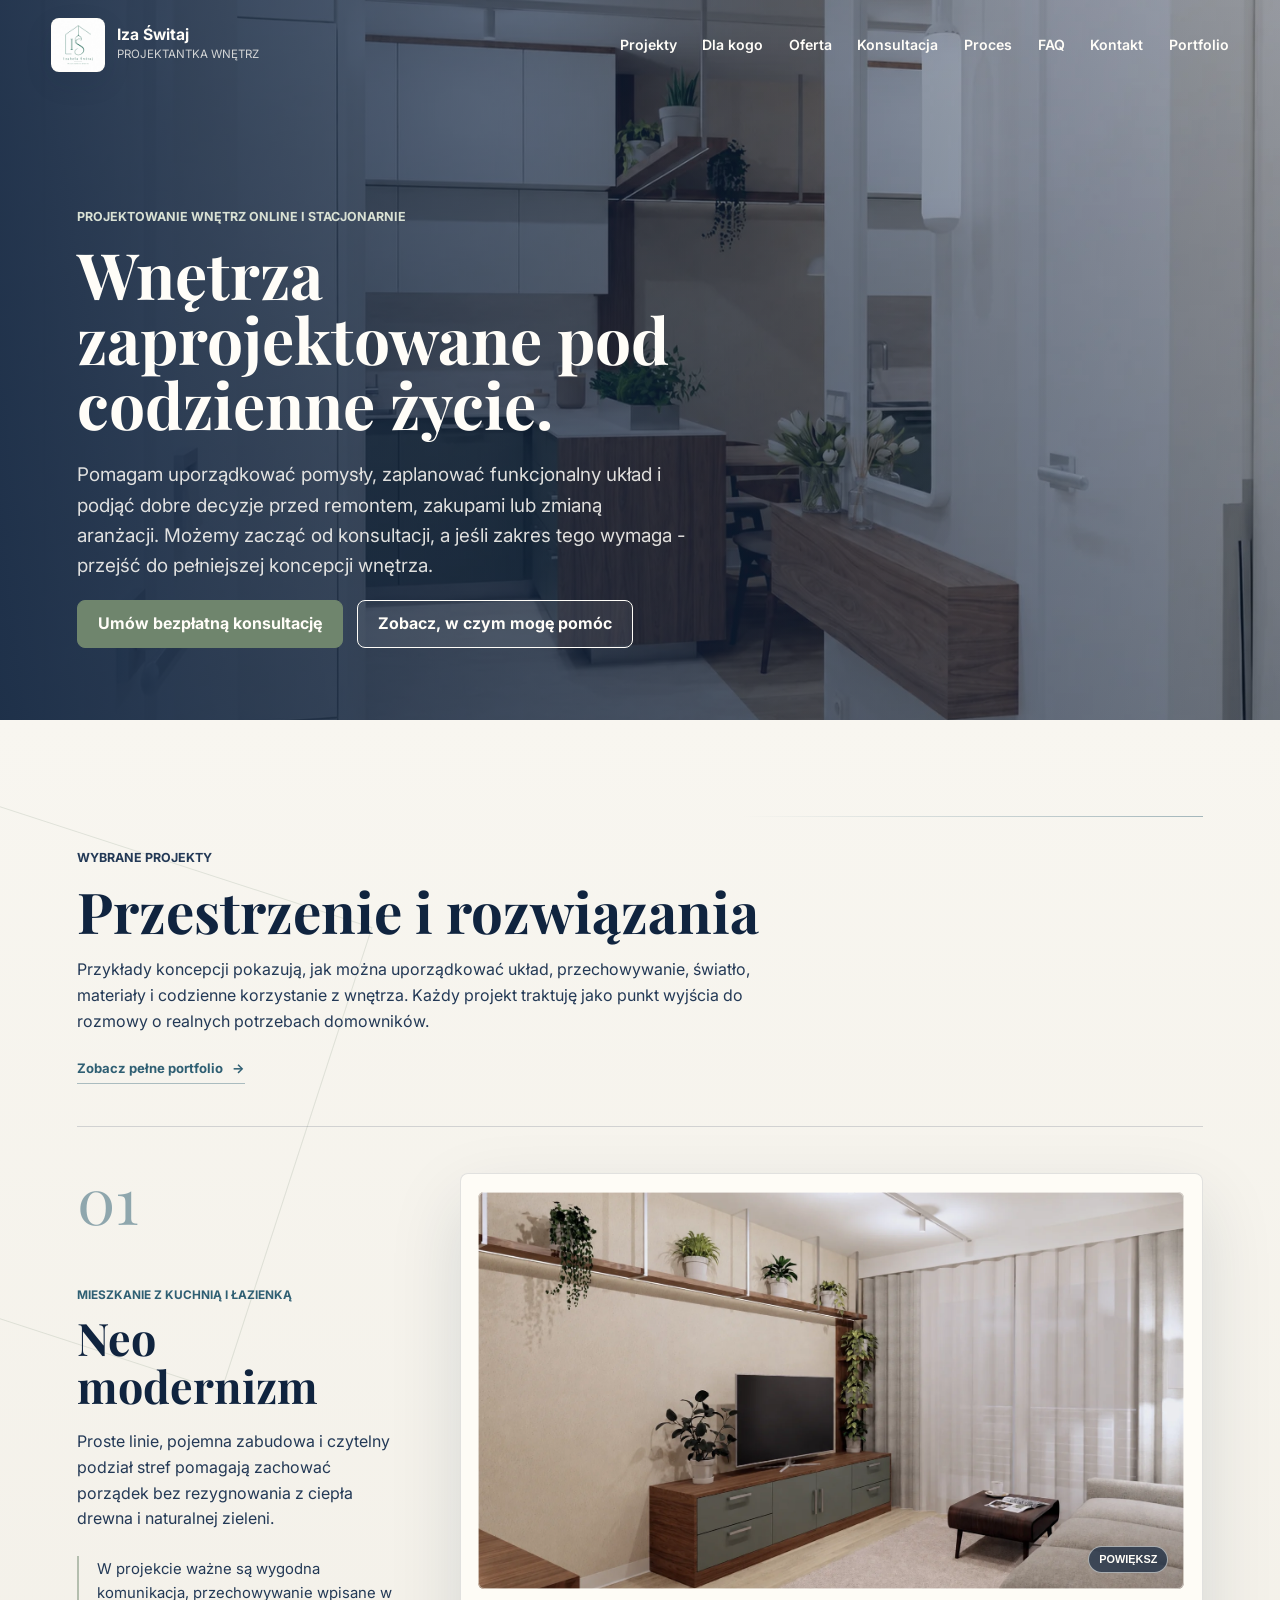
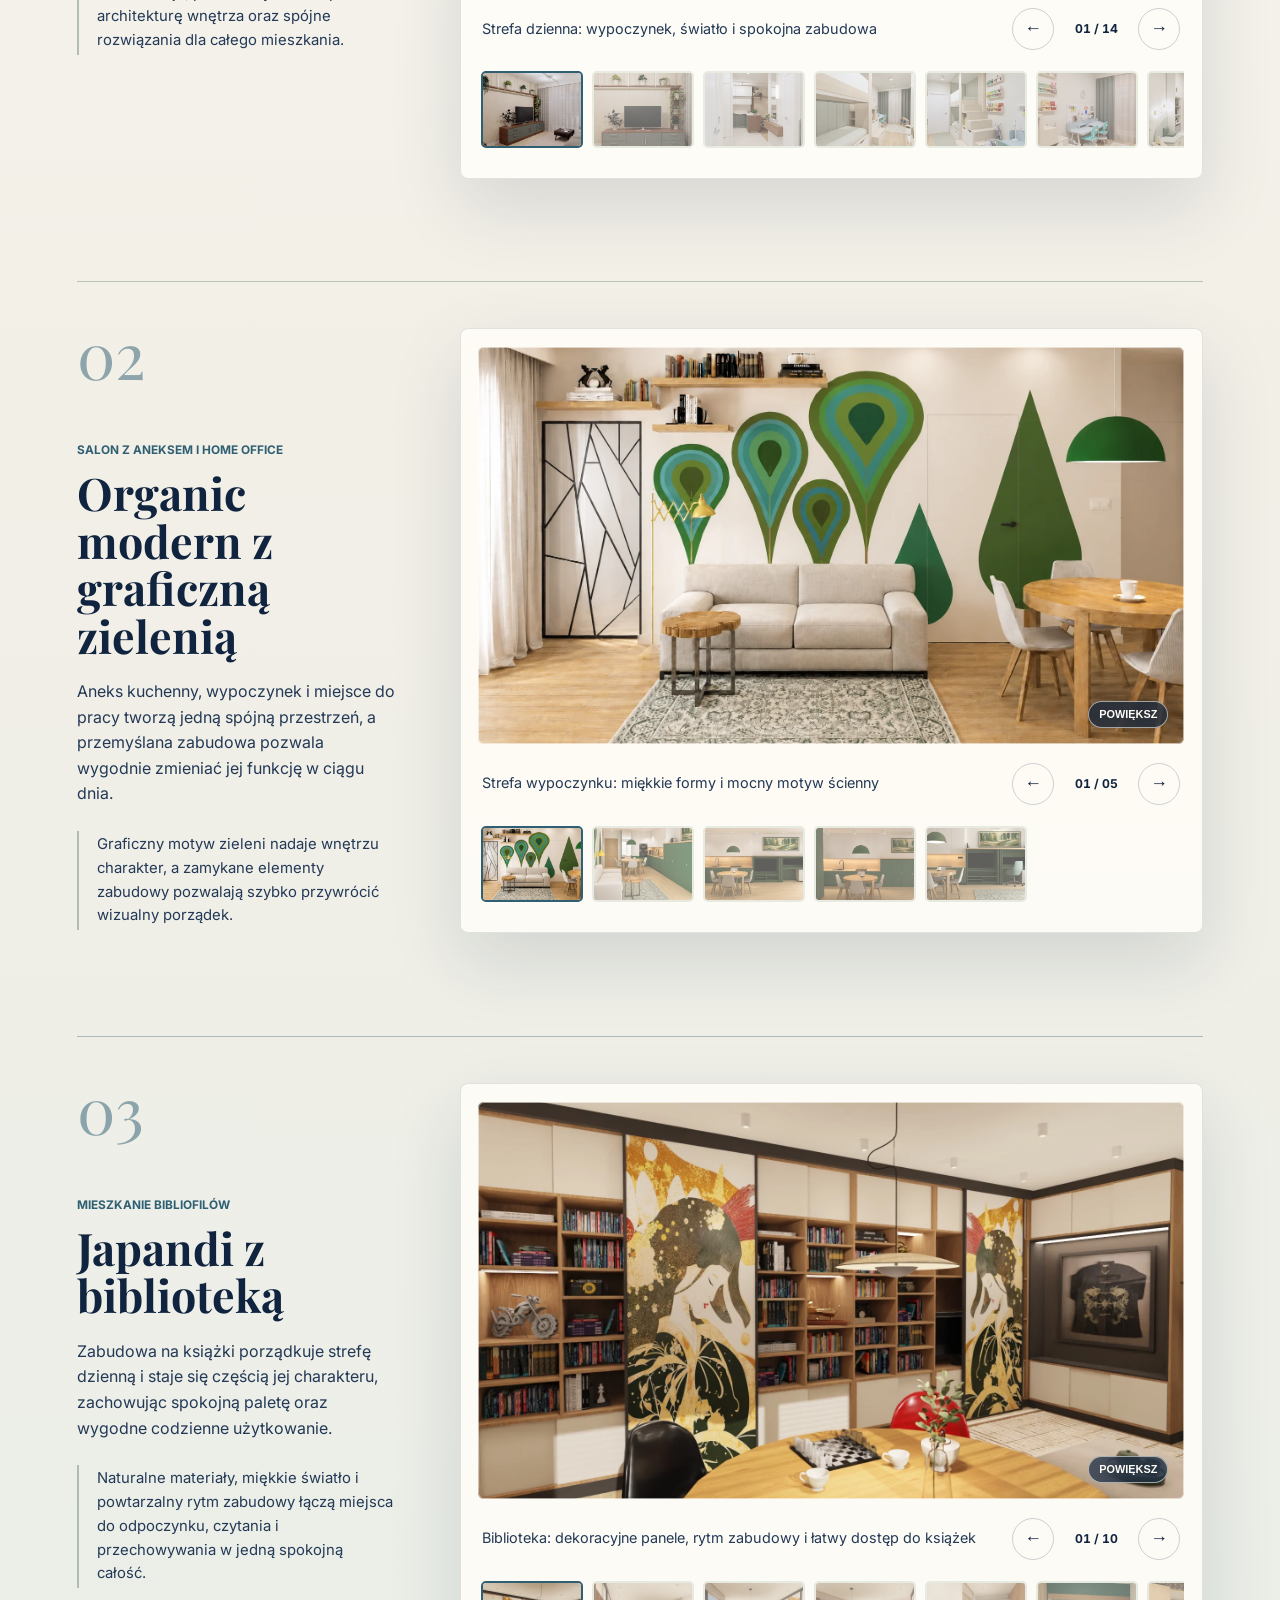
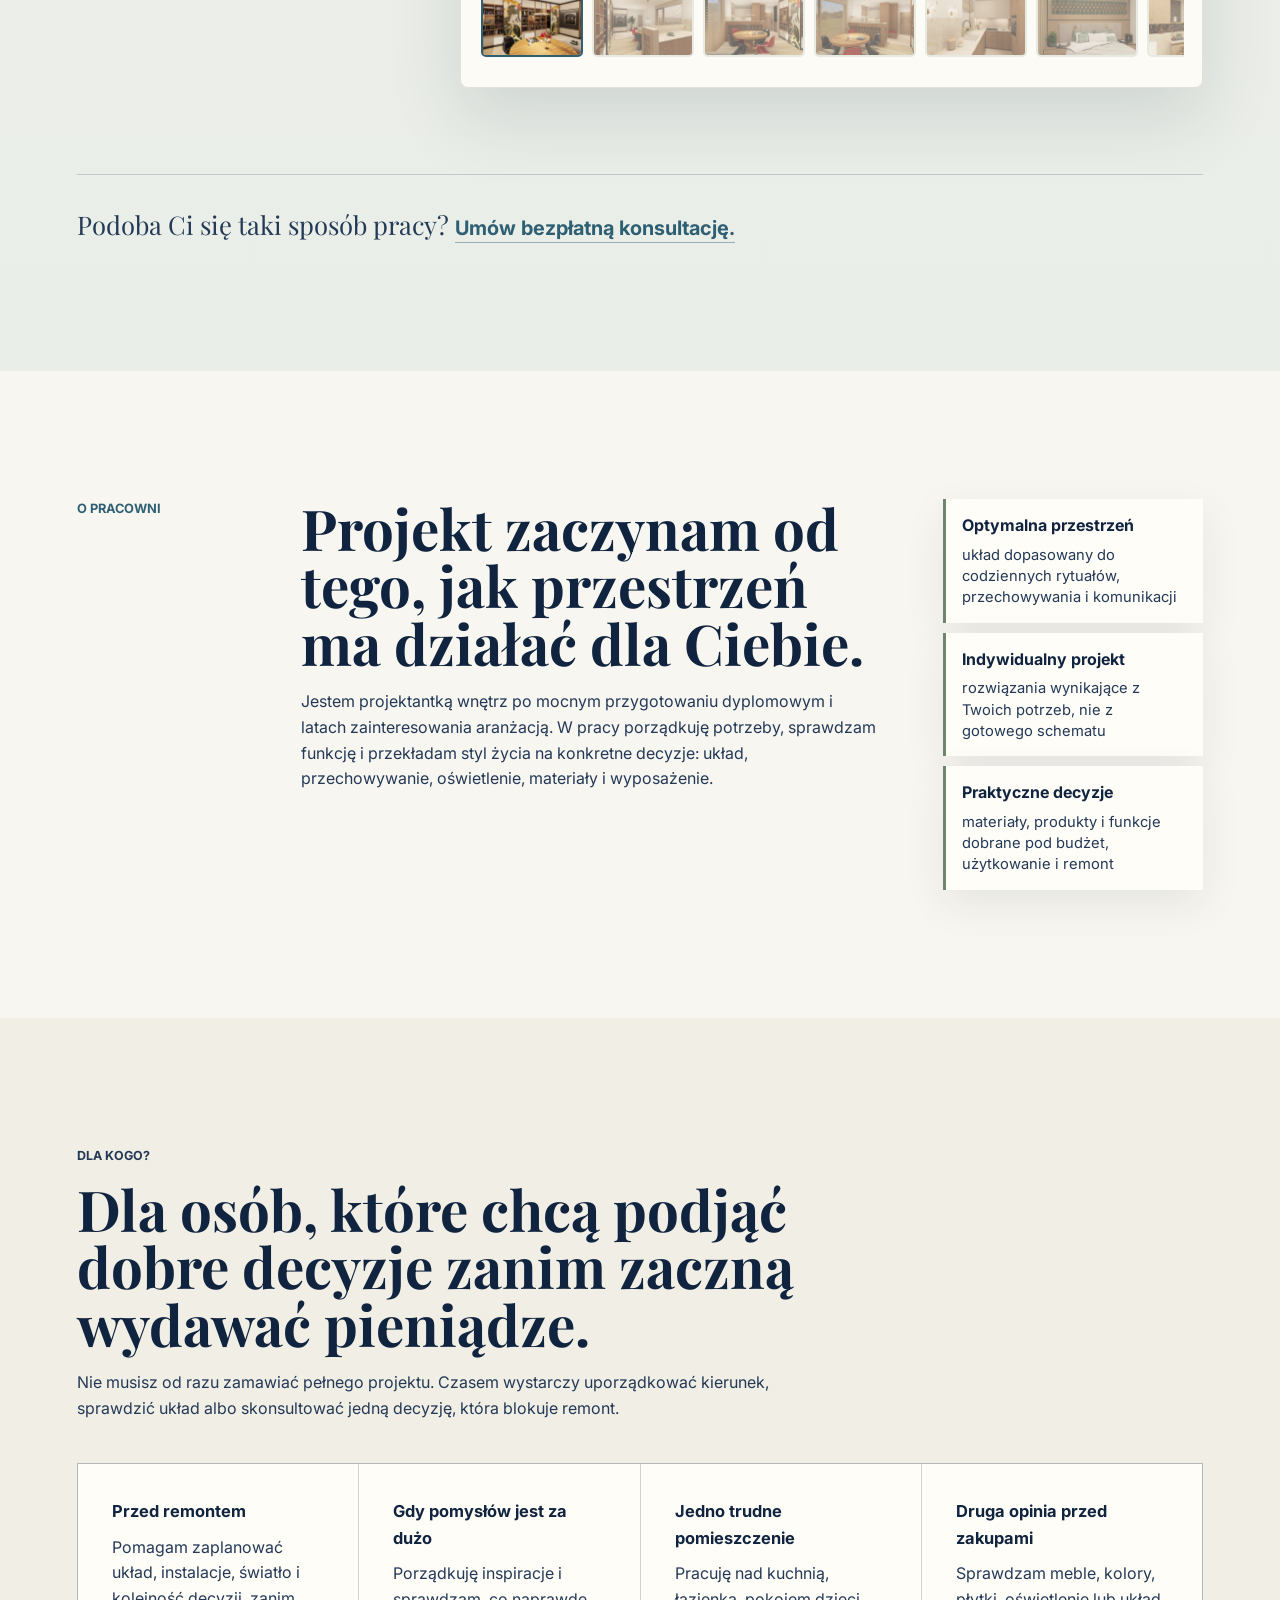
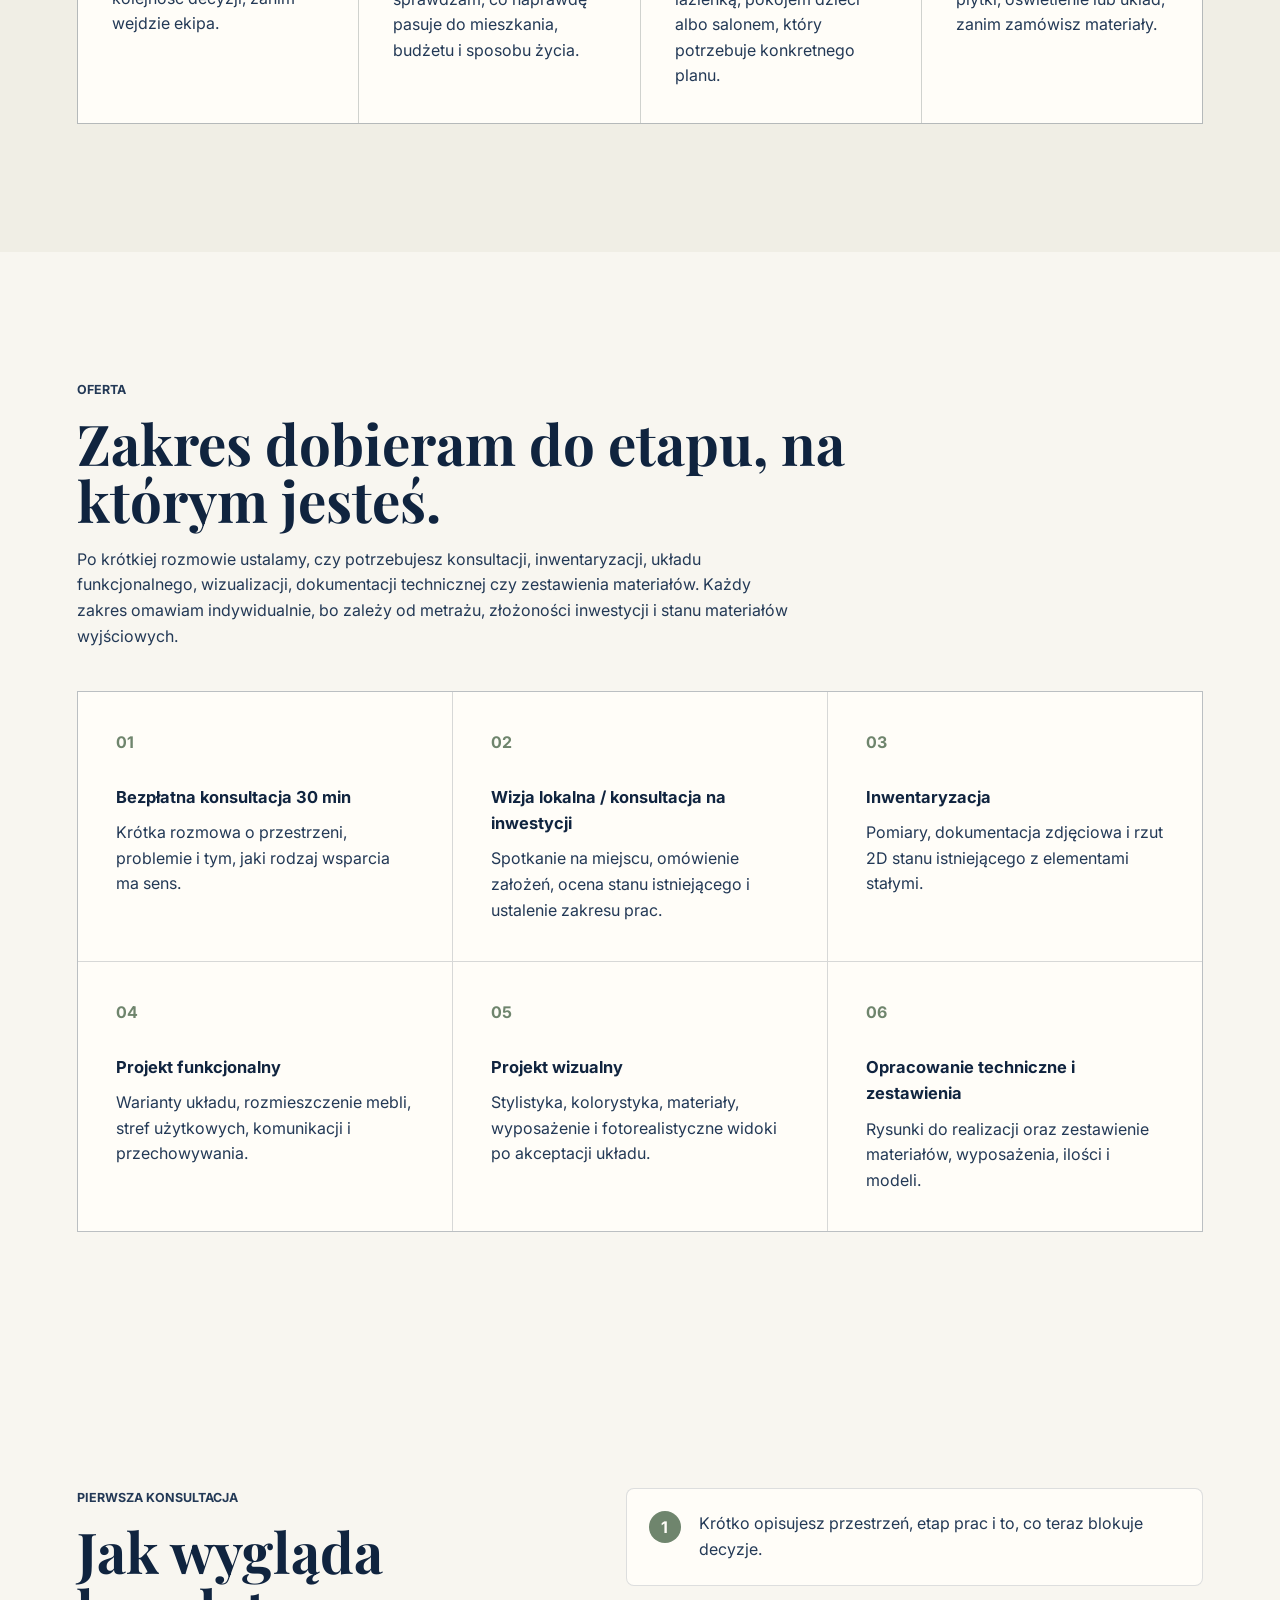
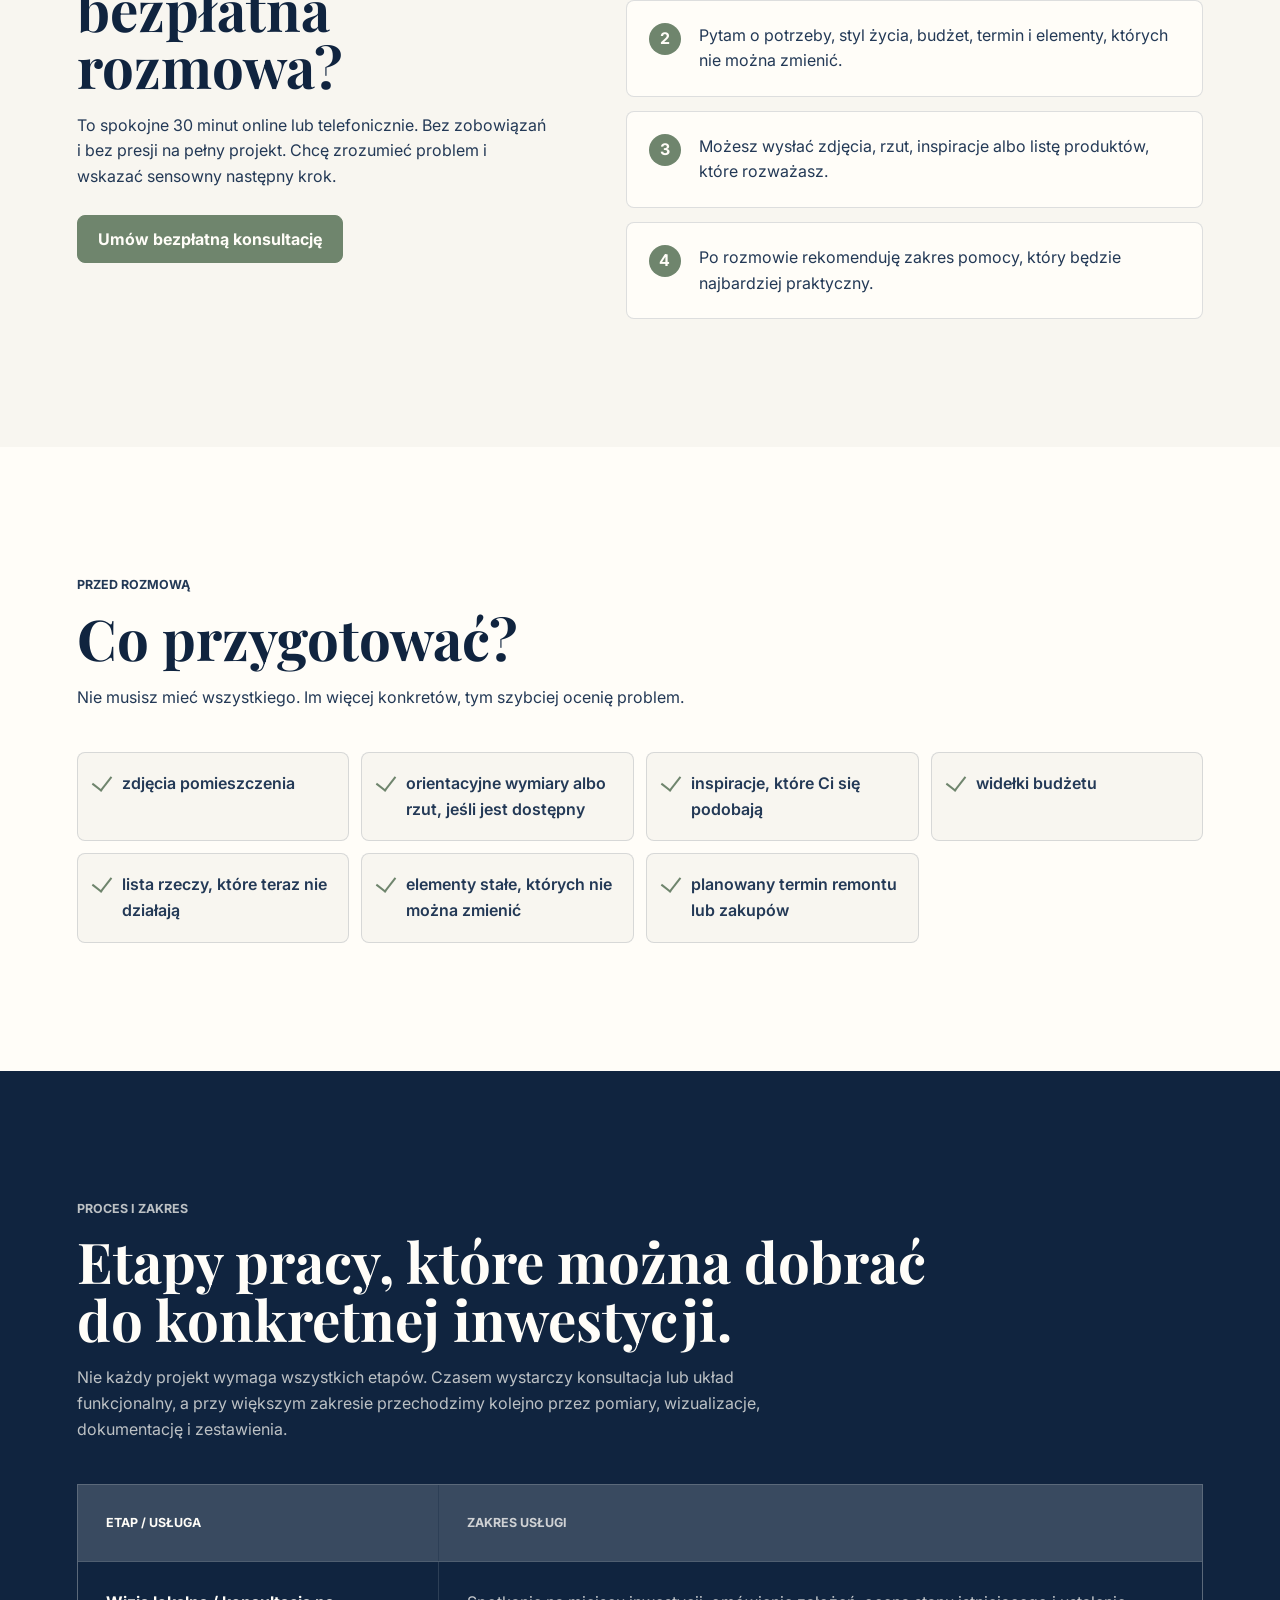
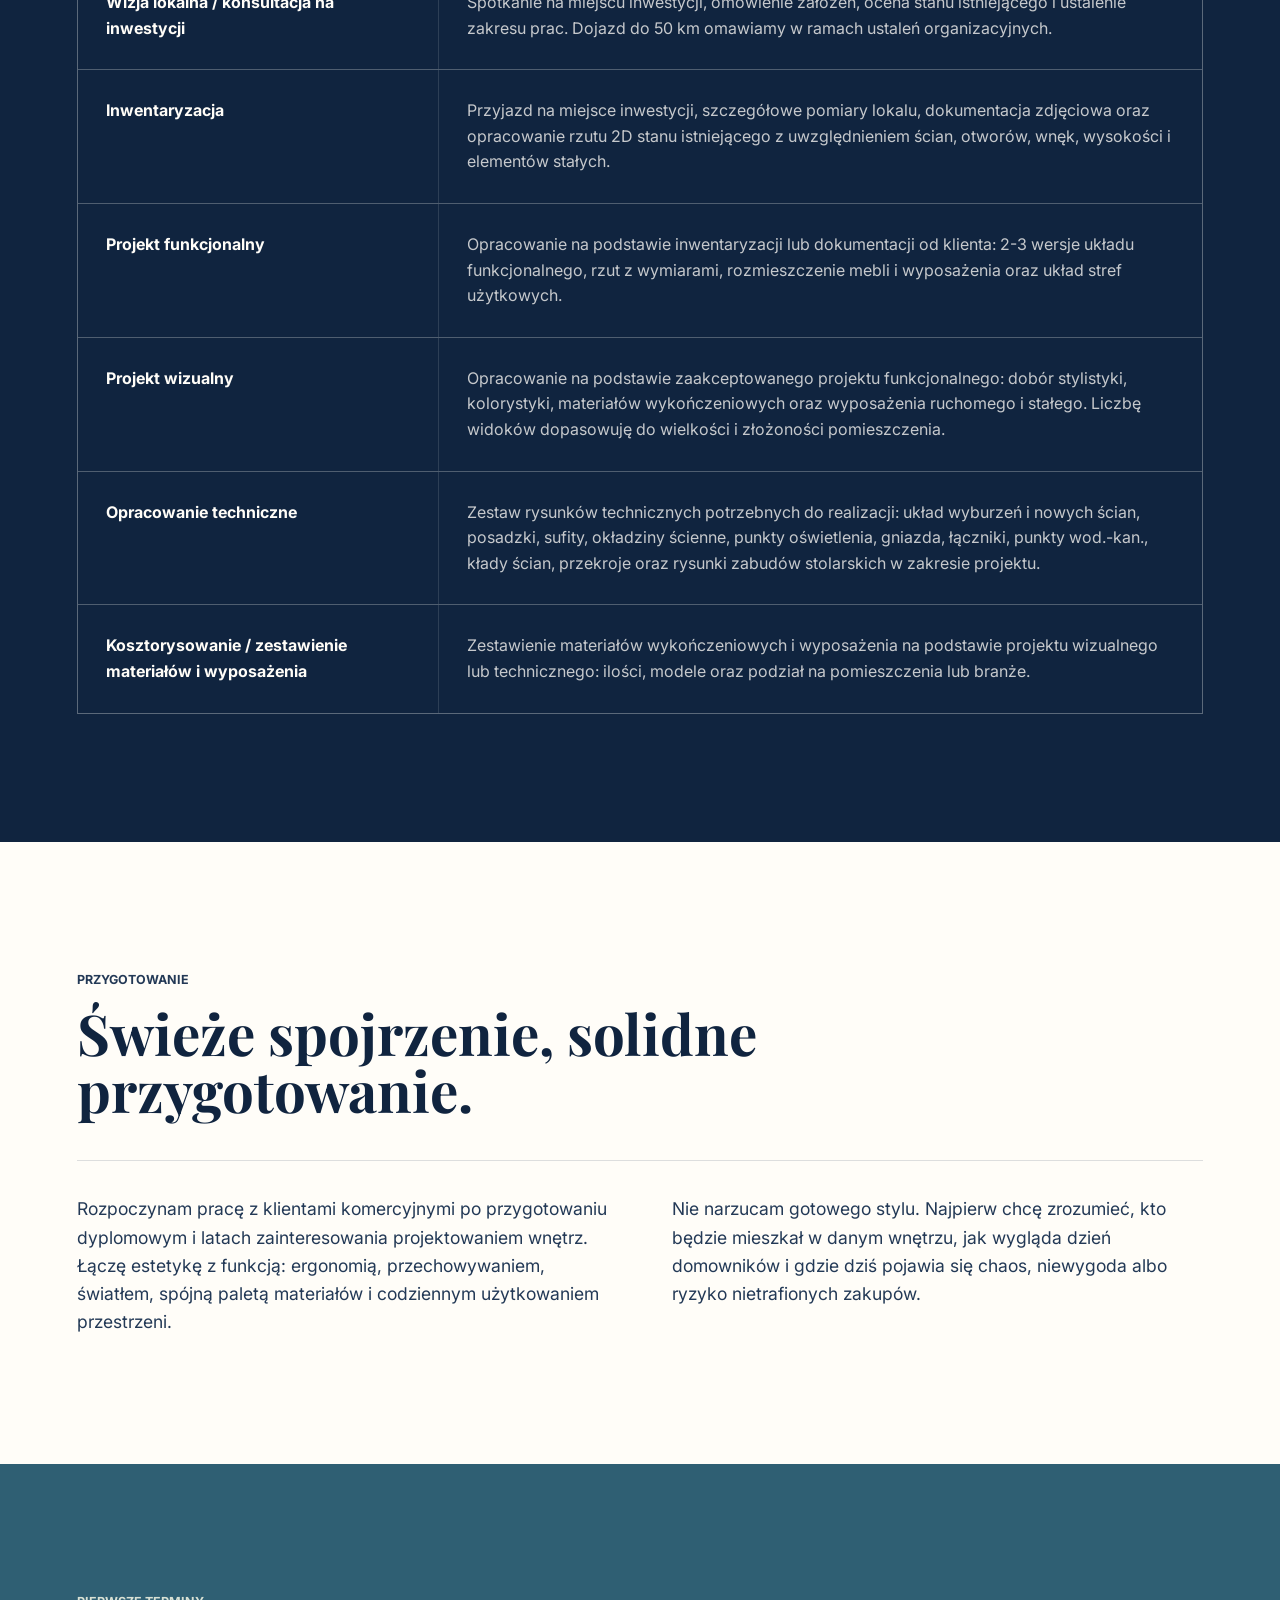
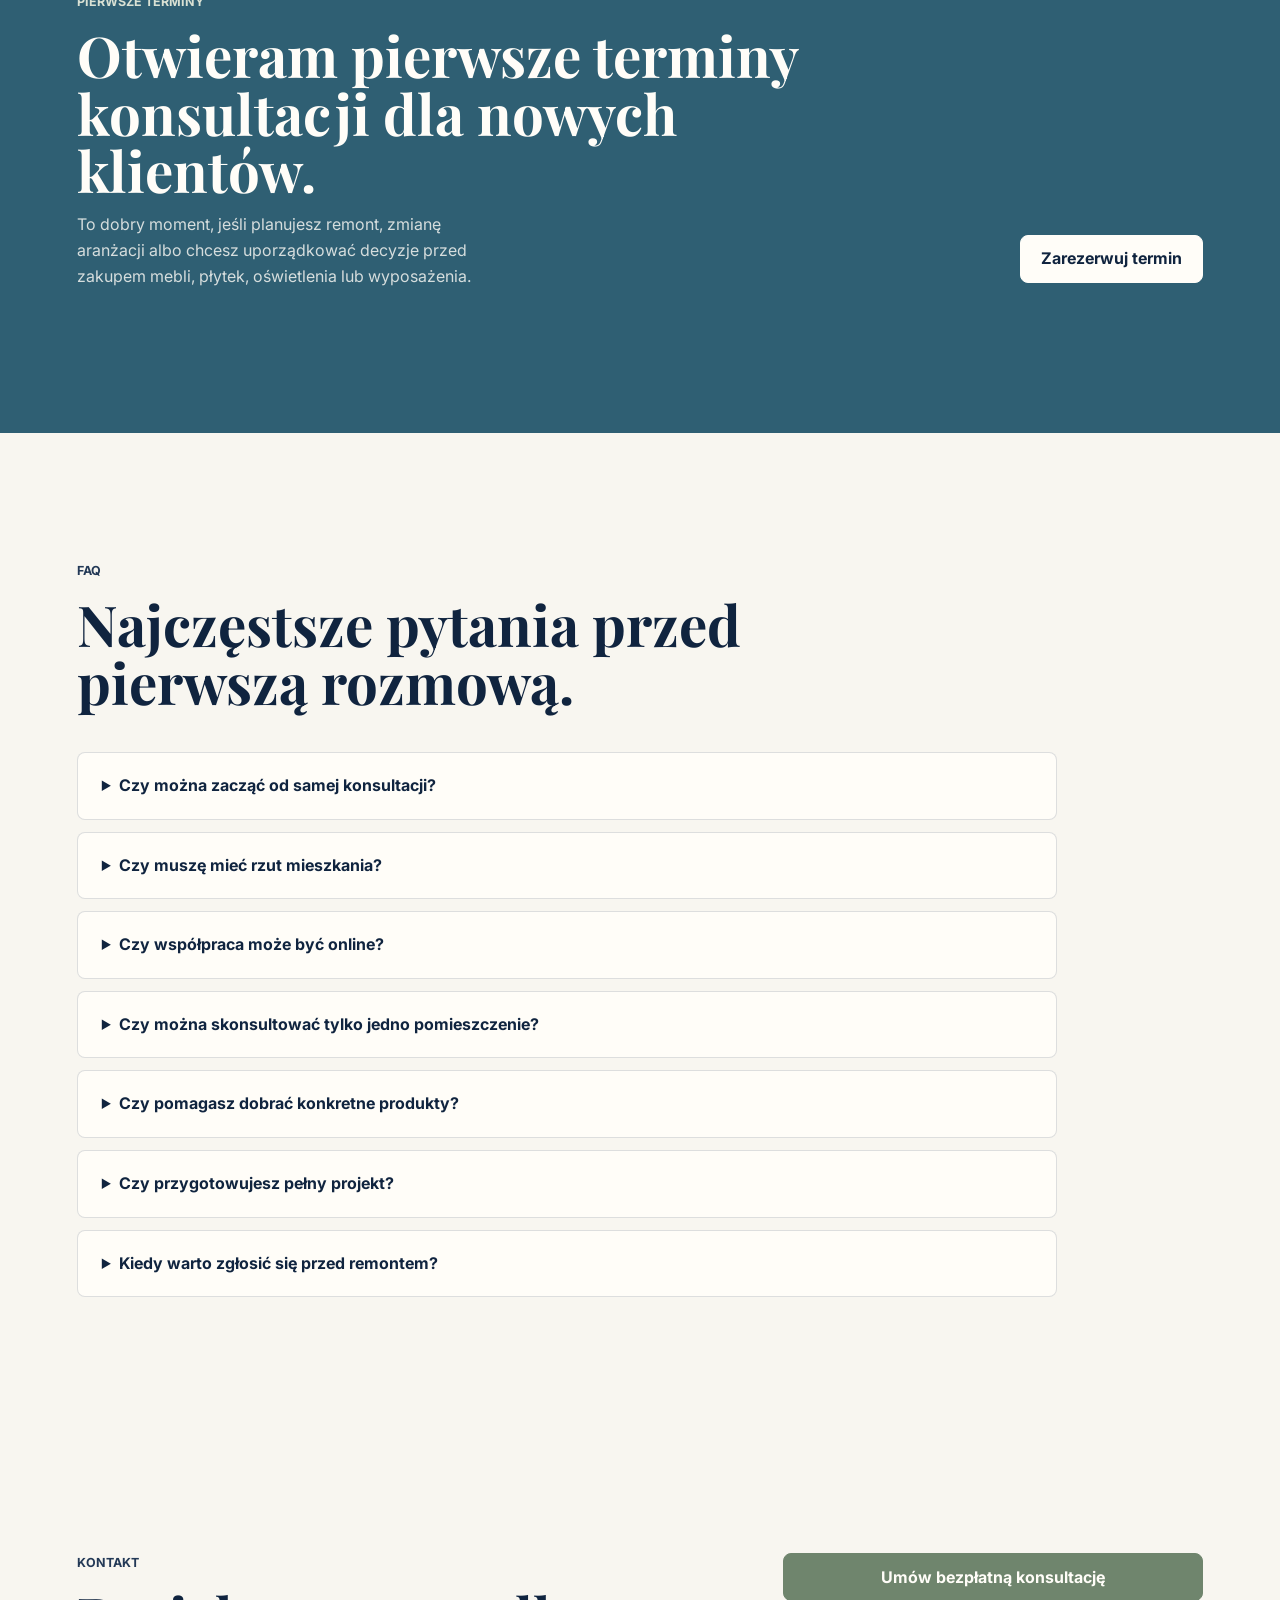
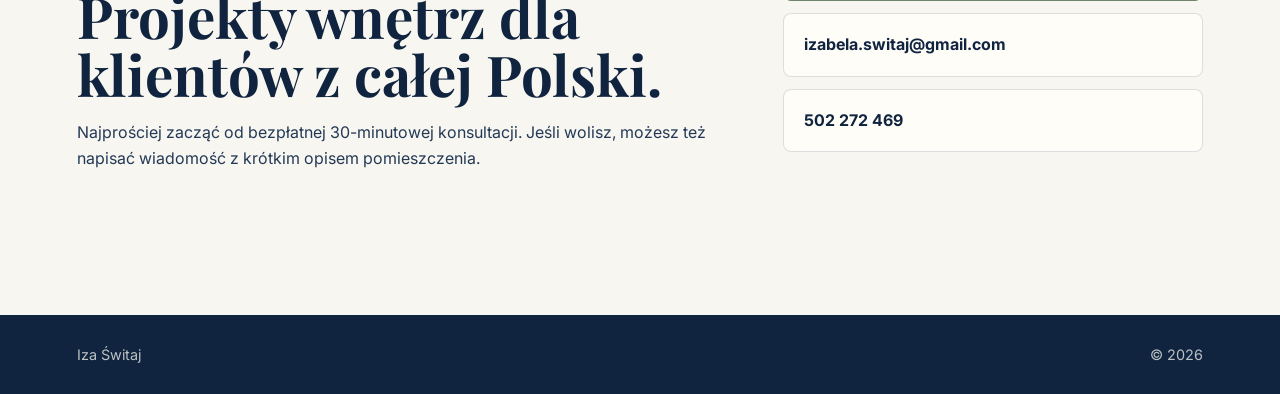
<file: index.html>
<!doctype html>
<html lang="pl">
  <head>
    <meta charset="utf-8" />
    <meta name="viewport" content="width=device-width, initial-scale=1" />
    <meta
      name="description"
      content="Projektowanie wnętrz i konsultacje wnętrzarskie online, w Warszawie i okolicach. Układy funkcjonalne, kuchnie, łazienki i pomoc przed remontem."
    />
    <link rel="canonical" href="https://izabelaswitaj.pl/" />
    <title>Iza Świtaj | Projektantka wnętrz</title>
    <meta property="og:type" content="website" />
    <meta property="og:locale" content="pl_PL" />
    <meta property="og:title" content="Iza Świtaj — projektowanie wnętrz i konsultacje" />
    <meta property="og:description" content="Projektowanie wnętrz i konsultacje online, w Warszawie i okolicach. Poznaj zakres współpracy i umów rozmowę o swoim wnętrzu." />
    <meta property="og:url" content="https://izabelaswitaj.pl/" />
    <meta property="og:image" content="https://izabelaswitaj.pl/assets/gallery/diploma-entry-kitchen.webp" />
    <meta property="og:image:alt" content="Hol i kuchnia w projekcie Izabeli Świtaj" />
    <meta name="twitter:card" content="summary_large_image" />
    <link rel="icon" href="assets/logo.jpeg" type="image/jpeg" />
    <link rel="preconnect" href="https://fonts.googleapis.com" />
    <link rel="preconnect" href="https://fonts.gstatic.com" crossorigin />
    <link
      href="https://fonts.googleapis.com/css2?family=Inter:wght@400;500;600;700&family=Playfair+Display:wght@600;700&display=swap"
      rel="stylesheet"
    />
    <link rel="stylesheet" href="styles.css?v=20260730-2" />
  </head>
  <body>
    <header class="site-header" data-header>
      <a class="brand" href="#start" aria-label="Iza Świtaj - strona główna">
        <span class="brand-mark">
          <img src="assets/logo.jpeg" alt="" width="512" height="512" />
        </span>
        <span>
          <strong>Iza Świtaj</strong>
          <small>projektantka wnętrz</small>
        </span>
      </a>
      <button class="nav-toggle" type="button" aria-expanded="false" aria-controls="nav" aria-label="Otwórz menu" data-nav-toggle>
        <span></span>
        <span></span>
      </button>
      <nav id="nav" class="site-nav" data-nav aria-label="Główna nawigacja">
        <a href="#projekty">Projekty</a>
        <a href="#dla-kogo">Dla kogo</a>
        <a href="#oferta">Oferta</a>
        <a href="#konsultacja">Konsultacja</a>
        <a href="#proces">Proces</a>
        <a href="#faq">FAQ</a>
        <a href="#kontakt">Kontakt</a>
        <a href="/portfolio/">Portfolio</a>
      </nav>
    </header>

    <main id="start">
      <section class="hero">
        <div class="hero-media" aria-hidden="true">
          <img
            src="assets/gallery/diploma-entry-kitchen.webp"
            alt=""
            width="1448"
            height="1086"
            decoding="async"
            fetchpriority="high"
          />
        </div>
        <div class="hero-overlay"></div>
        <div class="hero-content">
          <p class="eyebrow">Projektowanie wnętrz online i stacjonarnie</p>
          <h1>Wnętrza zaprojektowane pod codzienne życie.</h1>
          <p>
            Pomagam uporządkować pomysły, zaplanować funkcjonalny układ i podjąć dobre
            decyzje przed remontem, zakupami lub zmianą aranżacji. Możemy zacząć od
            konsultacji, a jeśli zakres tego wymaga - przejść do pełniejszej koncepcji
            wnętrza.
          </p>
          <div class="hero-actions">
            <a
              class="button button-primary"
              href="https://cal.eu/izabela-switaj/30min"
              target="_blank"
              rel="noopener"
            >
              Umów bezpłatną konsultację
            </a>
            <a class="button button-ghost" href="#oferta">Zobacz, w czym mogę pomóc</a>
          </div>
        </div>
      </section>

      <section id="projekty" class="section portfolio-section" aria-labelledby="projects-title">
        <div class="section-heading">
          <p class="eyebrow">Wybrane projekty</p>
          <h2 id="projects-title">Przestrzenie i rozwiązania</h2>
          <p>
            Przykłady koncepcji pokazują, jak można uporządkować układ, przechowywanie,
            światło, materiały i codzienne korzystanie z wnętrza. Każdy projekt traktuję
            jako punkt wyjścia do rozmowy o realnych potrzebach domowników.
          </p>
          <a class="project-portfolio-link project-section-portfolio-link" href="/portfolio/">
            Zobacz pełne portfolio <span aria-hidden="true">→</span>
          </a>
        </div>
        <div class="home-project-list">
          <article class="home-project-showcase" data-project-gallery data-project-name="Neo modernizm">
            <div class="home-project-copy">
              <span class="project-number" aria-hidden="true">01</span>
              <p class="project-kicker">Mieszkanie z kuchnią i łazienką</p>
              <h3>Neo modernizm</h3>
              <p>
                Proste linie, pojemna zabudowa i czytelny podział stref pomagają zachować
                porządek bez rezygnowania z ciepła drewna i naturalnej zieleni.
              </p>
              <p class="project-detail">
                W projekcie ważne są wygodna komunikacja, przechowywanie wpisane w architekturę
                wnętrza oraz spójne rozwiązania dla całego mieszkania.
              </p>
            </div>

            <div class="home-project-viewer">
              <button
                class="project-main-image image-open"
                type="button"
                data-project-main
                data-lightbox-src="assets/gallery/diploma-living-room.webp"
                data-lightbox-caption="Neo modernizm - strefa dzienna"
                aria-label="Powiększ aktualne zdjęcie projektu Neo modernizm"
              >
                <img
                  src="assets/gallery/diploma-living-room.webp"
                  alt="Strefa dzienna z sofą i uporządkowaną zabudową RTV"
                  width="1672"
                  height="941"
                  loading="lazy"
                  decoding="async"
                  data-project-main-image
                  data-fit="cover"
                />
                <span class="project-zoom-hint" aria-hidden="true">Powiększ</span>
              </button>

              <div class="project-viewer-info">
                <p class="project-image-caption" data-project-caption>Strefa dzienna: wypoczynek, światło i spokojna zabudowa</p>
                <div class="project-viewer-toolbar">
                  <button class="project-nav" type="button" data-project-prev aria-label="Poprzednie zdjęcie projektu Neo modernizm">←</button>
                  <span class="project-counter" data-project-counter aria-live="polite">01 / 14</span>
                  <button class="project-nav" type="button" data-project-next aria-label="Następne zdjęcie projektu Neo modernizm">→</button>
                </div>
              </div>

              <div class="project-thumbnails" data-project-thumbs role="group" aria-label="Miniatury projektu Neo modernizm">
                <button class="project-thumbnail is-active" type="button" data-project-thumb data-caption="Strefa dzienna: wypoczynek, światło i spokojna zabudowa" aria-label="Pokaż strefę dzienną" aria-pressed="true" aria-current="true">
                  <img src="assets/gallery/diploma-living-room.webp" alt="Strefa dzienna z sofą i uporządkowaną zabudową RTV" width="1672" height="941" loading="lazy" decoding="async" />
                </button>
                <button class="project-thumbnail" type="button" data-project-thumb data-caption="Zabudowa RTV: przechowywanie i uporządkowana kompozycja" aria-label="Pokaż zabudowę RTV" aria-pressed="false">
                  <img src="assets/gallery/diploma-living-tv.webp" alt="Zabudowa RTV z zielonymi frontami" width="1672" height="941" loading="lazy" decoding="async" />
                </button>
                <button class="project-thumbnail" type="button" data-project-thumb data-caption="Hol i kuchnia: czytelne wejście oraz zabudowa porządkująca przestrzeń" aria-label="Pokaż hol i kuchnię" aria-pressed="false">
                  <img src="assets/gallery/diploma-entry-kitchen.webp" alt="Hol z widokiem na kuchnię" width="1448" height="1086" loading="lazy" decoding="async" />
                </button>
                <button class="project-thumbnail" type="button" data-project-thumb data-caption="Pokój dzieci: wygodna strefa snu i zabudowa na małym metrażu" aria-label="Pokaż strefę snu w pokoju dzieci" aria-pressed="false">
                  <img src="assets/gallery/diploma-child-bed.webp" alt="Pokój dzieci z łóżkiem i zabudową" width="1672" height="941" loading="lazy" decoding="async" />
                </button>
                <button class="project-thumbnail" type="button" data-project-thumb data-caption="Schody i przechowywanie: dodatkowa funkcja w zwartej zabudowie" aria-label="Pokaż schody i przechowywanie w pokoju dzieci" aria-pressed="false">
                  <img src="assets/gallery/diploma-child-bunk.webp" alt="Pokój dzieci ze schodami do łóżka i schowkami" width="1672" height="941" loading="lazy" decoding="async" />
                </button>
                <button class="project-thumbnail" type="button" data-project-thumb data-caption="Strefa nauki: dwa miejsca do pracy i dostępne przechowywanie" aria-label="Pokaż strefę nauki w pokoju dzieci" aria-pressed="false">
                  <img src="assets/gallery/diploma-child-desk.webp" alt="Pokój dzieci z dwoma miejscami do nauki" width="1672" height="941" loading="lazy" decoding="async" />
                </button>
                <button class="project-thumbnail" type="button" data-project-thumb data-caption="Zabudowa pokoju: porządek, półki i miejsce na codzienne rzeczy" aria-label="Pokaż zabudowę pokoju dzieci" aria-pressed="false">
                  <img src="assets/gallery/diploma-child-storage.webp" alt="Pokój dzieci z wysoką zabudową i półkami" width="1672" height="941" loading="lazy" decoding="async" />
                </button>
                <button class="project-thumbnail" type="button" data-project-thumb data-caption="Łazienka: strefy sanitarne, pranie i przechowywanie w jednej zabudowie" aria-label="Pokaż widok łazienki" aria-pressed="false">
                  <img src="assets/gallery/diploma-bathroom-overview.webp" alt="Łazienka z prysznicem, zabudową i pralką" width="1448" height="1086" loading="lazy" decoding="async" />
                </button>
                <button class="project-thumbnail" type="button" data-project-thumb data-caption="Strefa wanny: jasne materiały i wygodne codzienne użytkowanie" aria-label="Pokaż strefę wanny" aria-pressed="false">
                  <img src="assets/gallery/diploma-bathroom-bath.webp" alt="Wanna z parawanem i jasną okładziną" width="1672" height="941" loading="lazy" decoding="async" />
                </button>
                <button class="project-thumbnail" type="button" data-project-thumb data-caption="Strefa umywalki: lekka szafka, lustro i praktyczne światło" aria-label="Pokaż strefę umywalki" aria-pressed="false">
                  <img src="assets/gallery/diploma-bathroom-vanity.webp" alt="Umywalka z drewnianą szafką i okrągłym lustrem" width="1672" height="941" loading="lazy" decoding="async" />
                </button>
                <button class="project-thumbnail" type="button" data-project-thumb data-caption="Detal łazienki: spójność drewna, ceramiki i jasnej bazy" aria-label="Pokaż detal łazienki" aria-pressed="false">
                  <img src="assets/gallery/diploma-bathroom-detail.webp" alt="Detal umywalki i szafki w łazience" width="1448" height="1086" loading="lazy" decoding="async" />
                </button>
                <button class="project-thumbnail" type="button" data-project-thumb data-caption="Hol: podręczna konsola i lustro przy strefie wejściowej" aria-label="Pokaż konsolę w holu" aria-pressed="false">
                  <img src="assets/gallery/diploma-hall-console.webp" alt="Drewniana konsola i lustro w holu" width="1447" height="1087" loading="lazy" decoding="async" />
                </button>
                <button class="project-thumbnail" type="button" data-project-thumb data-caption="Komunikacja: jasna przestrzeń i dyskretne miejsce odkładcze" aria-label="Pokaż komunikację i hol" aria-pressed="false">
                  <img src="assets/gallery/diploma-hall.webp" alt="Jasny hol z drewnianą konsolą" width="1448" height="1086" loading="lazy" decoding="async" />
                </button>
                <button class="project-thumbnail" type="button" data-project-thumb data-caption="Układ funkcjonalny: podział stref i logika codziennego użytkowania" data-fit="contain" aria-label="Pokaż układ funkcjonalny" aria-pressed="false">
                  <img src="assets/gallery/diploma-plan.webp" alt="Rzut funkcjonalny mieszkania" width="1672" height="941" loading="lazy" decoding="async" />
                </button>
              </div>
            </div>
          </article>

          <article class="home-project-showcase" data-project-gallery data-project-name="Organic modern z graficzną zielenią">
            <div class="home-project-copy">
              <span class="project-number" aria-hidden="true">02</span>
              <p class="project-kicker">Salon z aneksem i home office</p>
              <h3>Organic modern z graficzną zielenią</h3>
              <p>
                Aneks kuchenny, wypoczynek i miejsce do pracy tworzą jedną spójną przestrzeń,
                a przemyślana zabudowa pozwala wygodnie zmieniać jej funkcję w ciągu dnia.
              </p>
              <p class="project-detail">
                Graficzny motyw zieleni nadaje wnętrzu charakter, a zamykane elementy zabudowy
                pozwalają szybko przywrócić wizualny porządek.
              </p>
            </div>

            <div class="home-project-viewer">
              <button
                class="project-main-image image-open"
                type="button"
                data-project-main
                data-lightbox-src="assets/gallery/organic-sofa.webp"
                data-lightbox-caption="Organic modern z graficzną zielenią - strefa wypoczynku"
                aria-label="Powiększ aktualne zdjęcie projektu Organic modern z graficzną zielenią"
              >
                <img
                  src="assets/gallery/organic-sofa.webp"
                  alt="Salon z sofą, zielonymi akcentami i dekoracyjną ścianą"
                  width="1672"
                  height="941"
                  loading="lazy"
                  decoding="async"
                  data-project-main-image
                  data-fit="cover"
                />
                <span class="project-zoom-hint" aria-hidden="true">Powiększ</span>
              </button>

              <div class="project-viewer-info">
                <p class="project-image-caption" data-project-caption>Strefa wypoczynku: miękkie formy i mocny motyw ścienny</p>
                <div class="project-viewer-toolbar">
                  <button class="project-nav" type="button" data-project-prev aria-label="Poprzednie zdjęcie projektu Organic modern">←</button>
                  <span class="project-counter" data-project-counter aria-live="polite">01 / 05</span>
                  <button class="project-nav" type="button" data-project-next aria-label="Następne zdjęcie projektu Organic modern">→</button>
                </div>
              </div>

              <div class="project-thumbnails" data-project-thumbs role="group" aria-label="Miniatury projektu Organic modern">
                <button class="project-thumbnail is-active" type="button" data-project-thumb data-caption="Strefa wypoczynku: miękkie formy i mocny motyw ścienny" aria-label="Pokaż strefę wypoczynku" aria-pressed="true" aria-current="true">
                  <img src="assets/gallery/organic-sofa.webp" alt="Salon z sofą, zielonymi akcentami i dekoracyjną ścianą" width="1672" height="941" loading="lazy" decoding="async" />
                </button>
                <button class="project-thumbnail" type="button" data-project-thumb data-caption="Aneks i jadalnia: spójna zabudowa, przechowywanie i miejsce spotkań" aria-label="Pokaż aneks kuchenny i jadalnię" aria-pressed="false">
                  <img src="assets/gallery/organic-kitchen.webp" alt="Salon z aneksem kuchennym w zielonej zabudowie" width="1184" height="864" loading="lazy" decoding="async" />
                </button>
                <button class="project-thumbnail" type="button" data-project-thumb data-caption="Home office: biurko wpisane w zabudowę RTV i strefę dzienną" aria-label="Pokaż miejsce do pracy" aria-pressed="false">
                  <img src="assets/gallery/organic-home-office.webp" alt="Zabudowa RTV połączona z miejscem do pracy" width="1672" height="941" loading="lazy" decoding="async" />
                </button>
                <button class="project-thumbnail" type="button" data-project-thumb data-caption="Zamknięta zabudowa RTV: porządek wizualny i miejsce na przechowywanie" aria-label="Pokaż zamkniętą zabudowę RTV" aria-pressed="false">
                  <img src="assets/gallery/organic-rtv-closed.webp" alt="Zamknięta zabudowa RTV z zielonym akcentem" width="1672" height="941" loading="lazy" decoding="async" />
                </button>
                <button class="project-thumbnail" type="button" data-project-thumb data-caption="Otwarta zabudowa RTV: dostęp do sprzętu i dodatkowej strefy pracy" aria-label="Pokaż otwartą zabudowę RTV" aria-pressed="false">
                  <img src="assets/gallery/organic-rtv-open.webp" alt="Otwarta zabudowa RTV z wysuwanym miejscem do pracy" width="1672" height="941" loading="lazy" decoding="async" />
                </button>
              </div>
            </div>
          </article>

          <article class="home-project-showcase" data-project-gallery data-project-name="Japandi z biblioteką">
            <div class="home-project-copy">
              <span class="project-number" aria-hidden="true">03</span>
              <p class="project-kicker">Mieszkanie bibliofilów</p>
              <h3>Japandi z biblioteką</h3>
              <p>
                Zabudowa na książki porządkuje strefę dzienną i staje się częścią jej
                charakteru, zachowując spokojną paletę oraz wygodne codzienne użytkowanie.
              </p>
              <p class="project-detail">
                Naturalne materiały, miękkie światło i powtarzalny rytm zabudowy łączą miejsca
                do odpoczynku, czytania i przechowywania w jedną spokojną całość.
              </p>
            </div>

            <div class="home-project-viewer">
              <button
                class="project-main-image image-open"
                type="button"
                data-project-main
                data-lightbox-src="assets/gallery/japandi-library.webp"
                data-lightbox-caption="Japandi z biblioteką - zabudowa na książki"
                aria-label="Powiększ aktualne zdjęcie projektu Japandi z biblioteką"
              >
                <img
                  src="assets/gallery/japandi-library.webp"
                  alt="Biblioteka z dekoracyjnymi przesuwnymi panelami"
                  width="1600"
                  height="1200"
                  loading="lazy"
                  decoding="async"
                  data-project-main-image
                  data-fit="cover"
                />
                <span class="project-zoom-hint" aria-hidden="true">Powiększ</span>
              </button>

              <div class="project-viewer-info">
                <p class="project-image-caption" data-project-caption>Biblioteka: dekoracyjne panele, rytm zabudowy i łatwy dostęp do książek</p>
                <div class="project-viewer-toolbar">
                  <button class="project-nav" type="button" data-project-prev aria-label="Poprzednie zdjęcie projektu Japandi">←</button>
                  <span class="project-counter" data-project-counter aria-live="polite">01 / 10</span>
                  <button class="project-nav" type="button" data-project-next aria-label="Następne zdjęcie projektu Japandi">→</button>
                </div>
              </div>

              <div class="project-thumbnails" data-project-thumbs role="group" aria-label="Miniatury projektu Japandi z biblioteką">
                <button class="project-thumbnail is-active" type="button" data-project-thumb data-caption="Biblioteka: dekoracyjne panele, rytm zabudowy i łatwy dostęp do książek" aria-label="Pokaż bibliotekę" aria-pressed="true" aria-current="true">
                  <img src="assets/gallery/japandi-library.webp" alt="Biblioteka z dekoracyjnymi przesuwnymi panelami" width="1600" height="1200" loading="lazy" decoding="async" />
                </button>
                <button class="project-thumbnail" type="button" data-project-thumb data-caption="Strefa dzienna: czytelne połączenie wypoczynku, jadalni i kuchni" aria-label="Pokaż otwartą strefę dzienną" aria-pressed="false">
                  <img src="assets/gallery/japandi-open-space.webp" alt="Otwarta strefa dzienna w stylu japandi" width="1600" height="1200" loading="lazy" decoding="async" />
                </button>
                <button class="project-thumbnail" type="button" data-project-thumb data-caption="Jadalnia: spokojna paleta i wygodne miejsce codziennych spotkań" aria-label="Pokaż jadalnię" aria-pressed="false">
                  <img src="assets/gallery/japandi-dining.webp" alt="Jadalnia z drewnianym stołem i naturalnymi materiałami" width="1600" height="1200" loading="lazy" decoding="async" />
                </button>
                <button class="project-thumbnail" type="button" data-project-thumb data-caption="Jadalnia i kuchnia: wspólna paleta materiałów porządkuje otwartą przestrzeń" aria-label="Pokaż jadalnię z kuchnią" aria-pressed="false">
                  <img src="assets/gallery/japandi-dining-kitchen.webp" alt="Jadalnia połączona z kuchnią w stylu japandi" width="1600" height="1200" loading="lazy" decoding="async" />
                </button>
                <button class="project-thumbnail" type="button" data-project-thumb data-caption="Kuchnia: funkcjonalna zabudowa i ciepłe wykończenie drewna" aria-label="Pokaż kuchnię" aria-pressed="false">
                  <img src="assets/gallery/japandi-kitchen.webp" alt="Kuchnia z drewnianą zabudową" width="1600" height="1200" loading="lazy" decoding="async" />
                </button>
                <button class="project-thumbnail" type="button" data-project-thumb data-caption="Sypialnia: wyciszona przestrzeń z uporządkowanym przechowywaniem" aria-label="Pokaż sypialnię" aria-pressed="false">
                  <img src="assets/gallery/japandi-bedroom.webp" alt="Sypialnia w spokojnej palecie naturalnych barw" width="1600" height="1200" loading="lazy" decoding="async" />
                </button>
                <button class="project-thumbnail" type="button" data-project-thumb data-caption="Łazienka: naturalne materiały i czytelny podział funkcji" aria-label="Pokaż łazienkę" aria-pressed="false">
                  <img src="assets/gallery/japandi-bathroom.webp" alt="Łazienka z drewnem i jasną ceramiką" width="1600" height="1200" loading="lazy" decoding="async" />
                </button>
                <button class="project-thumbnail" type="button" data-project-thumb data-caption="Moodboard materiałowy: drewno, miękkie tkaniny i graficzny akcent" data-fit="contain" aria-label="Pokaż moodboard materiałowy" aria-pressed="false">
                  <img src="assets/gallery/japandi-moodboard-3d.webp" alt="Moodboard materiałowy projektu Japandi z biblioteką" width="1800" height="1143" loading="lazy" decoding="async" />
                </button>
                <button class="project-thumbnail" type="button" data-project-thumb data-caption="Kierunek wizualny: naturalne materiały, sztuka i spokojne światło" data-fit="contain" aria-label="Pokaż moodboard inspiracji" aria-pressed="false">
                  <img src="assets/gallery/japandi-moodboard-2d.webp" alt="Moodboard inspiracji projektu Japandi z biblioteką" width="1240" height="1800" loading="lazy" decoding="async" />
                </button>
                <button class="project-thumbnail" type="button" data-project-thumb data-caption="Układ funkcjonalny: strefa dzienna, sypialnia i uporządkowana komunikacja" data-fit="contain" aria-label="Pokaż układ funkcjonalny mieszkania" aria-pressed="false">
                  <img src="assets/gallery/japandi-plan.webp" alt="Rzut funkcjonalny mieszkania w projekcie Japandi" width="1600" height="1200" loading="lazy" decoding="async" />
                </button>
              </div>
            </div>
          </article>
        </div>
        <div class="project-consultation-cta">
          <p>
            Podoba Ci się taki sposób pracy?
            <a href="https://cal.eu/izabela-switaj/30min" target="_blank" rel="noopener">
              Umów bezpłatną konsultację.
            </a>
          </p>
        </div>
      </section>

      <section class="intro section" aria-labelledby="intro-title">
        <div class="section-label">O pracowni</div>
        <div>
          <h2 id="intro-title">Projekt zaczynam od tego, jak przestrzeń ma działać dla Ciebie.</h2>
          <p>
            Jestem projektantką wnętrz po mocnym przygotowaniu dyplomowym i latach
            zainteresowania aranżacją. W pracy porządkuję potrzeby, sprawdzam funkcję i
            przekładam styl życia na konkretne decyzje: układ, przechowywanie, oświetlenie,
            materiały i wyposażenie.
          </p>
        </div>
        <ul class="qualities" aria-label="Efekty współpracy">
          <li>
            <strong>Optymalna przestrzeń</strong>
            <span>układ dopasowany do codziennych rytuałów, przechowywania i komunikacji</span>
          </li>
          <li>
            <strong>Indywidualny projekt</strong>
            <span>rozwiązania wynikające z Twoich potrzeb, nie z gotowego schematu</span>
          </li>
          <li>
            <strong>Praktyczne decyzje</strong>
            <span>materiały, produkty i funkcje dobrane pod budżet, użytkowanie i remont</span>
          </li>
        </ul>
      </section>

      <section id="dla-kogo" class="section soft-band" aria-labelledby="dla-kogo-title">
        <div class="section-heading">
          <p class="eyebrow">Dla kogo?</p>
          <h2 id="dla-kogo-title">Dla osób, które chcą podjąć dobre decyzje zanim zaczną wydawać pieniądze.</h2>
          <p>
            Nie musisz od razu zamawiać pełnego projektu. Czasem wystarczy uporządkować
            kierunek, sprawdzić układ albo skonsultować jedną decyzję, która blokuje remont.
          </p>
        </div>
        <div class="card-grid four-grid">
          <article>
            <h3>Przed remontem</h3>
            <p>Pomagam zaplanować układ, instalacje, światło i kolejność decyzji, zanim wejdzie ekipa.</p>
          </article>
          <article>
            <h3>Gdy pomysłów jest za dużo</h3>
            <p>Porządkuję inspiracje i sprawdzam, co naprawdę pasuje do mieszkania, budżetu i sposobu życia.</p>
          </article>
          <article>
            <h3>Jedno trudne pomieszczenie</h3>
            <p>Pracuję nad kuchnią, łazienką, pokojem dzieci albo salonem, który potrzebuje konkretnego planu.</p>
          </article>
          <article>
            <h3>Druga opinia przed zakupami</h3>
            <p>Sprawdzam meble, kolory, płytki, oświetlenie lub układ, zanim zamówisz materiały.</p>
          </article>
        </div>
      </section>

      <section id="oferta" class="section" aria-labelledby="oferta-title">
        <div class="section-heading">
          <p class="eyebrow">Oferta</p>
          <h2 id="oferta-title">Zakres dobieram do etapu, na którym jesteś.</h2>
          <p>
            Po krótkiej rozmowie ustalamy, czy potrzebujesz konsultacji, inwentaryzacji,
            układu funkcjonalnego, wizualizacji, dokumentacji technicznej czy zestawienia
            materiałów. Każdy zakres omawiam indywidualnie, bo zależy od metrażu,
            złożoności inwestycji i stanu materiałów wyjściowych.
          </p>
        </div>
        <div class="service-grid">
          <article>
            <span>01</span>
            <h3>Bezpłatna konsultacja 30 min</h3>
            <p>Krótka rozmowa o przestrzeni, problemie i tym, jaki rodzaj wsparcia ma sens.</p>
          </article>
          <article>
            <span>02</span>
            <h3>Wizja lokalna / konsultacja na inwestycji</h3>
            <p>Spotkanie na miejscu, omówienie założeń, ocena stanu istniejącego i ustalenie zakresu prac.</p>
          </article>
          <article>
            <span>03</span>
            <h3>Inwentaryzacja</h3>
            <p>Pomiary, dokumentacja zdjęciowa i rzut 2D stanu istniejącego z elementami stałymi.</p>
          </article>
          <article>
            <span>04</span>
            <h3>Projekt funkcjonalny</h3>
            <p>Warianty układu, rozmieszczenie mebli, stref użytkowych, komunikacji i przechowywania.</p>
          </article>
          <article>
            <span>05</span>
            <h3>Projekt wizualny</h3>
            <p>Stylistyka, kolorystyka, materiały, wyposażenie i fotorealistyczne widoki po akceptacji układu.</p>
          </article>
          <article>
            <span>06</span>
            <h3>Opracowanie techniczne i zestawienia</h3>
            <p>Rysunki do realizacji oraz zestawienie materiałów, wyposażenia, ilości i modeli.</p>
          </article>
        </div>
      </section>

      <section id="konsultacja" class="section split-section" aria-labelledby="konsultacja-title">
        <div class="section-heading compact-heading">
          <p class="eyebrow">Pierwsza konsultacja</p>
          <h2 id="konsultacja-title">Jak wygląda bezpłatna rozmowa?</h2>
          <p>
            To spokojne 30 minut online lub telefonicznie. Bez zobowiązań i bez presji na
            pełny projekt. Chcę zrozumieć problem i wskazać sensowny następny krok.
          </p>
          <a
            class="button button-primary"
            href="https://cal.eu/izabela-switaj/30min"
            target="_blank"
            rel="noopener"
          >
            Umów bezpłatną konsultację
          </a>
        </div>
        <ol class="consult-list">
          <li>Krótko opisujesz przestrzeń, etap prac i to, co teraz blokuje decyzje.</li>
          <li>Pytam o potrzeby, styl życia, budżet, termin i elementy, których nie można zmienić.</li>
          <li>Możesz wysłać zdjęcia, rzut, inspiracje albo listę produktów, które rozważasz.</li>
          <li>Po rozmowie rekomenduję zakres pomocy, który będzie najbardziej praktyczny.</li>
        </ol>
      </section>

      <section class="section checklist-section" aria-labelledby="checklist-title">
        <div class="section-heading">
          <p class="eyebrow">Przed rozmową</p>
          <h2 id="checklist-title">Co przygotować?</h2>
          <p>Nie musisz mieć wszystkiego. Im więcej konkretów, tym szybciej ocenię problem.</p>
        </div>
        <ul class="checklist">
          <li>zdjęcia pomieszczenia</li>
          <li>orientacyjne wymiary albo rzut, jeśli jest dostępny</li>
          <li>inspiracje, które Ci się podobają</li>
          <li>widełki budżetu</li>
          <li>lista rzeczy, które teraz nie działają</li>
          <li>elementy stałe, których nie można zmienić</li>
          <li>planowany termin remontu lub zakupów</li>
        </ul>
      </section>

      <section id="proces" class="process section dark-band" aria-labelledby="proces-title">
        <div class="section-heading">
          <p class="eyebrow">Proces i zakres</p>
          <h2 id="proces-title">Etapy pracy, które można dobrać do konkretnej inwestycji.</h2>
          <p>
            Nie każdy projekt wymaga wszystkich etapów. Czasem wystarczy konsultacja lub
            układ funkcjonalny, a przy większym zakresie przechodzimy kolejno przez pomiary,
            wizualizacje, dokumentację i zestawienia.
          </p>
        </div>
        <div class="scope-table" role="table" aria-label="Etapy i zakres usług">
          <div class="scope-row scope-head" role="row">
            <div role="columnheader">Etap / usługa</div>
            <div role="columnheader">Zakres usługi</div>
          </div>
          <div class="scope-row" role="row">
            <div role="cell">Wizja lokalna / konsultacja na inwestycji</div>
            <div role="cell">Spotkanie na miejscu inwestycji, omówienie założeń, ocena stanu istniejącego i ustalenie zakresu prac. Dojazd do 50 km omawiamy w ramach ustaleń organizacyjnych.</div>
          </div>
          <div class="scope-row" role="row">
            <div role="cell">Inwentaryzacja</div>
            <div role="cell">Przyjazd na miejsce inwestycji, szczegółowe pomiary lokalu, dokumentacja zdjęciowa oraz opracowanie rzutu 2D stanu istniejącego z uwzględnieniem ścian, otworów, wnęk, wysokości i elementów stałych.</div>
          </div>
          <div class="scope-row" role="row">
            <div role="cell">Projekt funkcjonalny</div>
            <div role="cell">Opracowanie na podstawie inwentaryzacji lub dokumentacji od klienta: 2-3 wersje układu funkcjonalnego, rzut z wymiarami, rozmieszczenie mebli i wyposażenia oraz układ stref użytkowych.</div>
          </div>
          <div class="scope-row" role="row">
            <div role="cell">Projekt wizualny</div>
            <div role="cell">Opracowanie na podstawie zaakceptowanego projektu funkcjonalnego: dobór stylistyki, kolorystyki, materiałów wykończeniowych oraz wyposażenia ruchomego i stałego. Liczbę widoków dopasowuję do wielkości i złożoności pomieszczenia.</div>
          </div>
          <div class="scope-row" role="row">
            <div role="cell">Opracowanie techniczne</div>
            <div role="cell">Zestaw rysunków technicznych potrzebnych do realizacji: układ wyburzeń i nowych ścian, posadzki, sufity, okładziny ścienne, punkty oświetlenia, gniazda, łączniki, punkty wod.-kan., kłady ścian, przekroje oraz rysunki zabudów stolarskich w zakresie projektu.</div>
          </div>
          <div class="scope-row" role="row">
            <div role="cell">Kosztorysowanie / zestawienie materiałów i wyposażenia</div>
            <div role="cell">Zestawienie materiałów wykończeniowych i wyposażenia na podstawie projektu wizualnego lub technicznego: ilości, modele oraz podział na pomieszczenia lub branże.</div>
          </div>
        </div>
      </section>

      <section class="section credibility" aria-labelledby="credibility-title">
        <div class="section-heading">
          <p class="eyebrow">Przygotowanie</p>
          <h2 id="credibility-title">Świeże spojrzenie, solidne przygotowanie.</h2>
        </div>
        <div class="credibility-grid">
          <p>
            Rozpoczynam pracę z klientami komercyjnymi po przygotowaniu dyplomowym i
            latach zainteresowania projektowaniem wnętrz. Łączę estetykę z funkcją:
            ergonomią, przechowywaniem, światłem, spójną paletą materiałów i codziennym
            użytkowaniem przestrzeni.
          </p>
          <p>
            Nie narzucam gotowego stylu. Najpierw chcę zrozumieć, kto będzie mieszkał w
            danym wnętrzu, jak wygląda dzień domowników i gdzie dziś pojawia się chaos,
            niewygoda albo ryzyko nietrafionych zakupów.
          </p>
        </div>
      </section>

      <section class="consultation section">
        <div>
          <p class="eyebrow">Pierwsze terminy</p>
          <h2>Otwieram pierwsze terminy konsultacji dla nowych klientów.</h2>
        </div>
        <p>
          To dobry moment, jeśli planujesz remont, zmianę aranżacji albo chcesz uporządkować
          decyzje przed zakupem mebli, płytek, oświetlenia lub wyposażenia.
        </p>
        <a
          class="button button-primary"
          href="https://cal.eu/izabela-switaj/30min"
          target="_blank"
          rel="noopener"
        >
          Zarezerwuj termin
        </a>
      </section>

      <section id="faq" class="section faq-section" aria-labelledby="faq-title">
        <div class="section-heading">
          <p class="eyebrow">FAQ</p>
          <h2 id="faq-title">Najczęstsze pytania przed pierwszą rozmową.</h2>
        </div>
        <div class="faq-list">
          <details>
            <summary>Czy można zacząć od samej konsultacji?</summary>
            <p>Tak. Konsultacja może być jednorazową pomocą albo pierwszym krokiem do szerszego projektu.</p>
          </details>
          <details>
            <summary>Czy muszę mieć rzut mieszkania?</summary>
            <p>Nie. Rzut pomaga, ale na start wystarczą zdjęcia, orientacyjne wymiary i opis problemu.</p>
          </details>
          <details>
            <summary>Czy współpraca może być online?</summary>
            <p>Tak. Konsultacje i wiele etapów koncepcji można przeprowadzić online na podstawie zdjęć, planów i rozmowy.</p>
          </details>
          <details>
            <summary>Czy można skonsultować tylko jedno pomieszczenie?</summary>
            <p>Tak. Jedno trudne pomieszczenie to bardzo dobry zakres na konsultację albo metamorfozę.</p>
          </details>
          <details>
            <summary>Czy pomagasz dobrać konkretne produkty?</summary>
            <p>Tak, jeśli taki zakres ustalimy. Może to obejmować meble, oświetlenie, materiały i inspiracje zakupowe.</p>
          </details>
          <details>
            <summary>Czy przygotowujesz pełny projekt?</summary>
            <p>Tak, przy większym zakresie po omówieniu potrzeb, budżetu, dostępnych materiałów i harmonogramu.</p>
          </details>
          <details>
            <summary>Kiedy warto zgłosić się przed remontem?</summary>
            <p>Najlepiej zanim zamówisz materiały, meble lub rozpoczniesz prace. Wtedy najłatwiej uniknąć kosztownych zmian.</p>
          </details>
        </div>
      </section>

      <section id="kontakt" class="contact section" aria-labelledby="kontakt-title">
        <div>
          <p class="eyebrow">Kontakt</p>
          <h2 id="kontakt-title">Projekty wnętrz dla klientów z całej Polski.</h2>
          <p>
            Najprościej zacząć od bezpłatnej 30-minutowej konsultacji. Jeśli wolisz, możesz
            też napisać wiadomość z krótkim opisem pomieszczenia.
          </p>
        </div>
        <address>
          <a
            class="button button-primary"
            href="https://cal.eu/izabela-switaj/30min"
            target="_blank"
            rel="noopener"
          >
            Umów bezpłatną konsultację
          </a>
          <a href="mailto:izabela.switaj@gmail.com">izabela.switaj@gmail.com</a>
          <a href="tel:+48502272469">502 272 469</a>
        </address>
      </section>
    </main>

    <footer class="site-footer">
      <span>Iza Świtaj</span>
      <span>© <span data-year></span></span>
    </footer>

    <div class="lightbox" data-lightbox hidden>
      <button class="lightbox-close" type="button" data-lightbox-close aria-label="Zamknij podgląd zdjęcia">
        Zamknij
      </button>
      <figure class="lightbox-frame">
        <img
          src="[data-uri]"
          alt=""
          data-lightbox-image
        />
        <figcaption data-lightbox-caption></figcaption>
      </figure>
    </div>

    <script src="script.js?v=20260730-2"></script>
  </body>
</html>
</file>
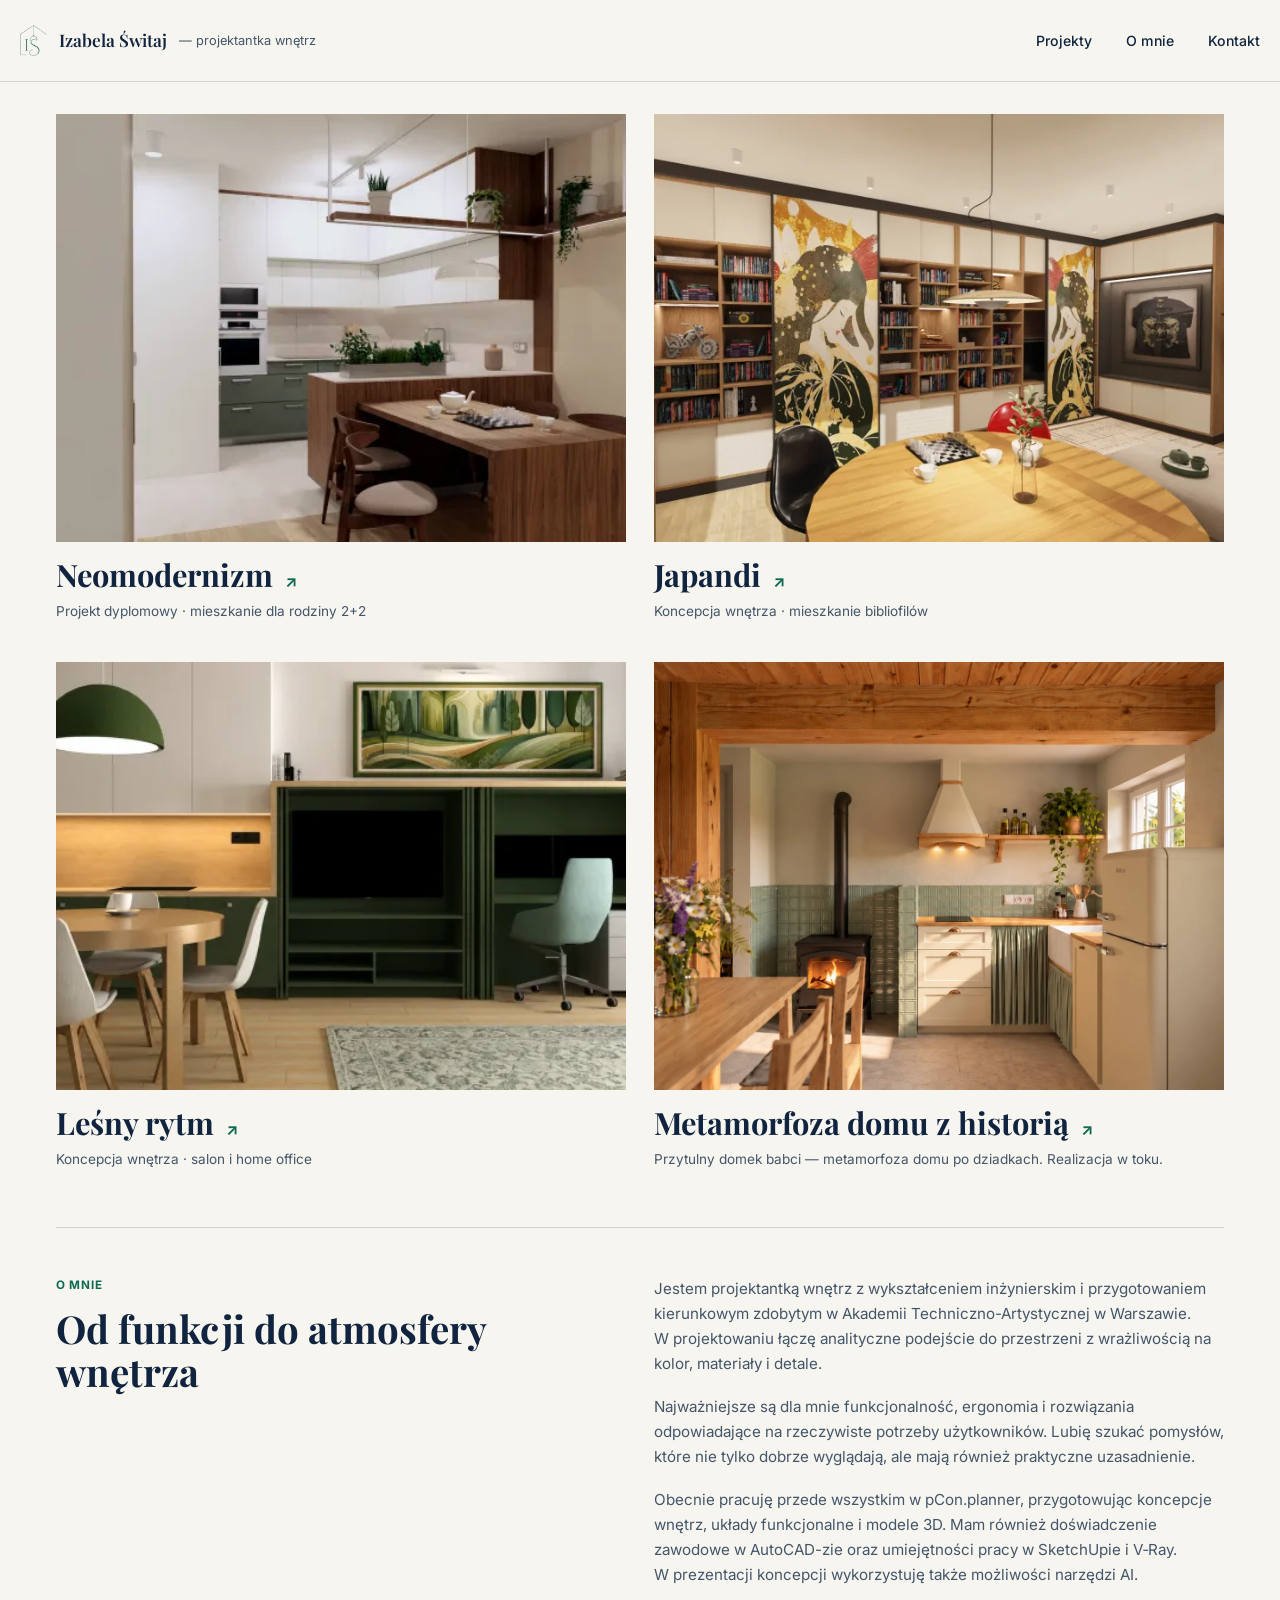
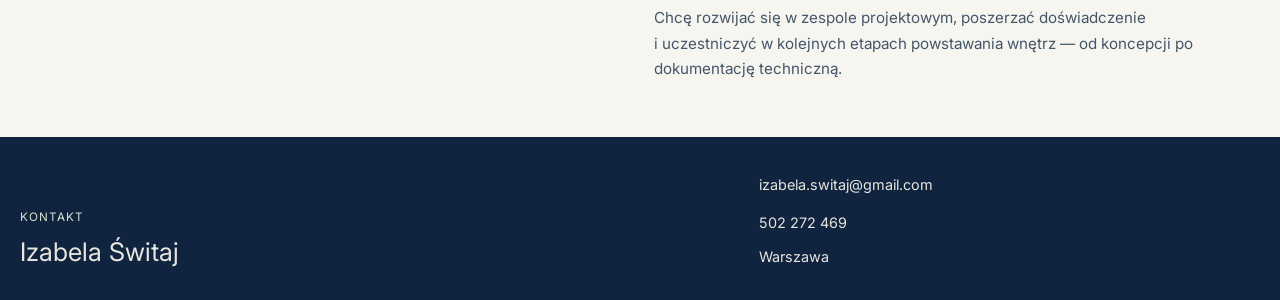
<file: portfolio/index.html>
<!doctype html>
<html lang="pl">
<head>
<meta charset="utf-8" />
<meta name="viewport" content="width=device-width, initial-scale=1" />
<meta
      name="description"
      content="Portfolio projektowe Izabeli Świtaj, projektantki wnętrz z wykształceniem inżynierskim. Neomodernizm, Japandi, Leśny rytm i Metamorfoza domu z historią — koncepcje, układy i wizualizacje."
    />
<link rel="canonical" href="https://izabelaswitaj.pl/portfolio/" />
<title>Izabela Świtaj — projektantka wnętrz | Portfolio</title>
<link rel="icon" href="../assets/is-favicon.png" type="image/png" sizes="64x64" />
<link rel="preconnect" href="https://fonts.googleapis.com" />
<link rel="preconnect" href="https://fonts.gstatic.com" crossorigin />
<link
      href="https://fonts.googleapis.com/css2?family=Inter:wght@400;500;600;700&family=Playfair+Display:wght@600;700&display=swap"
      rel="stylesheet"
    />
<meta name="theme-color" content="#f7f5ef" />
<meta property="og:type" content="website" />
<meta property="og:locale" content="pl_PL" />
<meta property="og:title" content="Izabela Świtaj — portfolio projektowe" />
<meta property="og:description" content="Cztery wybrane projekty wnętrz: Neomodernizm, Japandi, Leśny rytm i Metamorfoza domu z historią. Koncepcje, układy funkcjonalne i wizualizacje." />
<meta property="og:url" content="https://izabelaswitaj.pl/portfolio/" />
<meta property="og:image" content="https://izabelaswitaj.pl/assets/gallery/diploma-kitchen-dining-1.webp" />
<meta property="og:image:alt" content="Kuchnia i jadalnia w projekcie Neomodernizm Izabeli Świtaj" />
<meta name="twitter:card" content="summary_large_image" />
<script type="application/ld+json">{"@context":"https://schema.org","@type":"Person","name":"Izabela Świtaj","jobTitle":"Projektantka wnętrz","url":"https://izabelaswitaj.pl/portfolio/","email":"mailto:izabela.switaj@gmail.com","telephone":"+48502272469"}</script>
<link rel="stylesheet" href="portfolio.css?v=20261106-unify" />
<style>
  .cv-container { width:min(1280px,calc(100% - 112px)); margin-inline:auto; }
  .cv-projects { display:grid; grid-template-columns:repeat(2,minmax(0,1fr)); gap:40px 28px; padding-block:32px 56px; }
  .cv-project { display:block; min-width:0; }
  .cv-project img { width:100%; height:auto; aspect-ratio:4/3; object-fit:cover; }
  .cv-caption { display:flex; flex-direction:column; gap:8px; padding-top:16px; }
  .cv-caption h2 { margin:0; font-size:clamp(1.5rem,2.4vw,2.2rem); }
  .cv-caption h2 span { margin-left:12px; color:var(--green); font-family:var(--sans); font-size:1rem; }
  .cv-caption p { margin:0; color:var(--ink-soft); font-size:.85rem; }
  .cv-project:hover h2 { text-decoration:underline; text-decoration-thickness:1px; text-underline-offset:5px; }
  .cv-about { display:grid; grid-template-columns:minmax(0,1fr) minmax(0,1fr); gap:28px; border-top:1px solid var(--line); padding-block:48px 56px; }
  .cv-about h2 { max-width:18ch; margin-bottom:0; font-size:clamp(1.8rem,3vw,2.7rem); }
  .cv-about-copy { max-width:64ch; color:var(--ink-soft); font-size:.95rem; }
  .cv-about-copy p { margin-bottom:18px; }
  .cv-about-copy p:last-child { margin-bottom:0; }
  @media(max-width:700px) { .cv-about { grid-template-columns:1fr; padding-block:36px; } }
  @media(max-width:900px) { .cv-container { width:calc(100% - 64px); } .cv-caption { flex-direction:column; gap:8px; } }
  @media(max-width:560px) { .cv-container { width:calc(100% - 40px); } .cv-projects { grid-template-columns:1fr; gap:36px; padding-block:24px 36px; } }
</style>
</head>
<body>
  <a class="skip-link" href="#projekty">Przejdź do projektów</a>
  <header class="portfolio-header"><a class="brand" href="/portfolio/"><img src="../assets/is-sygnet.png" alt="" width="630" height="725" /><strong>Izabela Świtaj</strong><span>— projektantka wnętrz</span></a><nav aria-label="Nawigacja portfolio"><a href="#projekty">Projekty</a><a href="#o-mnie">O mnie</a><a href="#kontakt">Kontakt</a></nav></header>
  <main>
<h1 class="visually-hidden">Portfolio Izabeli Świtaj</h1>
  <section id="projekty" class="cv-projects cv-container" tabindex="-1" aria-label="Wybrane projekty wnętrz">
    <a class="cv-project" href="/portfolio/neomodernizm/" aria-labelledby="project-1">
      <img src="../assets/gallery/diploma-kitchen-dining-1.webp" srcset="../assets/gallery/previews/diploma-kitchen-dining-1.webp 640w, ../assets/gallery/diploma-kitchen-dining-1.webp 1800w" sizes="(max-width: 560px) calc(100vw - 40px), (max-width: 900px) calc((100vw - 92px) / 2), (max-width: 1392px) calc((100vw - 140px) / 2), 626px" alt="Jasna kuchnia i jadalnia z drewnianym stołem" width="1800" height="1013" fetchpriority="high" decoding="async" />
      <div class="cv-caption">
        <h2 id="project-1">Neomodernizm<span aria-hidden="true">↗</span></h2>
        <p>Projekt dyplomowy · mieszkanie dla rodziny 2+2</p>
      </div>
    </a>
    <a class="cv-project" href="/portfolio/japandi/" aria-labelledby="project-2">
      <img src="../assets/gallery/japandi-library.webp" srcset="../assets/gallery/previews/japandi-library.webp 640w, ../assets/gallery/japandi-library.webp 1600w" sizes="(max-width: 560px) calc(100vw - 40px), (max-width: 900px) calc((100vw - 92px) / 2), (max-width: 1392px) calc((100vw - 140px) / 2), 626px" alt="Salon z biblioteką i przesuwnymi panelami" width="1600" height="1200" loading="lazy" decoding="async" />
      <div class="cv-caption">
        <h2 id="project-2">Japandi<span aria-hidden="true">↗</span></h2>
        <p>Koncepcja wnętrza · mieszkanie bibliofilów</p>
      </div>
    </a>
    <a class="cv-project" href="/portfolio/lesny-rytm/" aria-labelledby="project-3">
      <img src="../assets/gallery/organic-rtv-open.webp" srcset="../assets/gallery/previews/organic-rtv-open.webp 640w, ../assets/gallery/organic-rtv-open.webp 1672w" sizes="(max-width: 560px) calc(100vw - 40px), (max-width: 900px) calc((100vw - 92px) / 2), (max-width: 1392px) calc((100vw - 140px) / 2), 626px" alt="Zielona zabudowa RTV z miejscem do pracy" width="1672" height="941" loading="lazy" decoding="async" />
      <div class="cv-caption">
        <h2 id="project-3">Leśny rytm<span aria-hidden="true">↗</span></h2>
        <p>Koncepcja wnętrza · salon i home office</p>
      </div>
    </a>
    <a class="cv-project" href="/portfolio/domek-babci/" aria-labelledby="project-4">
      <img src="../assets/gallery/domek-babci/kuchnia-ogolny.webp" sizes="(max-width: 560px) calc(100vw - 40px), (max-width: 900px) calc((100vw - 92px) / 2), (max-width: 1392px) calc((100vw - 140px) / 2), 626px" alt="Wizualizacja kuchni z kremową zabudową i szałwiowymi płytkami" width="1670" height="942" loading="lazy" decoding="async" />
      <div class="cv-caption">
        <h2 id="project-4">Metamorfoza domu z historią<span aria-hidden="true">↗</span></h2>
        <p>Przytulny domek babci — metamorfoza domu po dziadkach. Realizacja w toku.</p>
      </div>
    </a>
  </section>
  <section id="o-mnie" class="cv-about cv-container" aria-labelledby="about-title">
    <div><p class="eyebrow">O MNIE</p><h2 id="about-title">Od funkcji do atmosfery wnętrza</h2></div>
    <div class="cv-about-copy">
      <p>Jestem projektantką wnętrz z wykształceniem inżynierskim i przygotowaniem kierunkowym zdobytym w Akademii Techniczno-Artystycznej w Warszawie. W projektowaniu łączę analityczne podejście do przestrzeni z wrażliwością na kolor, materiały i detale.</p>
      <p>Najważniejsze są dla mnie funkcjonalność, ergonomia i rozwiązania odpowiadające na rzeczywiste potrzeby użytkowników. Lubię szukać pomysłów, które nie tylko dobrze wyglądają, ale mają również praktyczne uzasadnienie.</p>
      <p>Obecnie pracuję przede wszystkim w <span class="no-break">pCon.planner</span>, przygotowując koncepcje wnętrz, układy funkcjonalne i modele 3D. Mam również doświadczenie zawodowe w AutoCAD-zie oraz umiejętności pracy w <span class="no-break">SketchUpie</span> i <span class="no-break">V‑Ray</span>. W prezentacji koncepcji wykorzystuję także możliwości narzędzi AI.</p>
      <p>Chcę rozwijać się w zespole projektowym, poszerzać doświadczenie i uczestniczyć w kolejnych etapach powstawania wnętrz — od koncepcji po dokumentację techniczną.</p>
    </div>
  </section>
  </main>
  <footer id="kontakt" class="contact" aria-labelledby="contact-title"><div><p class="eyebrow">Kontakt</p><h2 id="contact-title">Izabela Świtaj</h2></div><address><a href="mailto:izabela.switaj@gmail.com">izabela.switaj@gmail.com</a><a href="tel:+48502272469">502 272 469</a><span>Warszawa</span></address></footer>
</body>
</html>
</file>
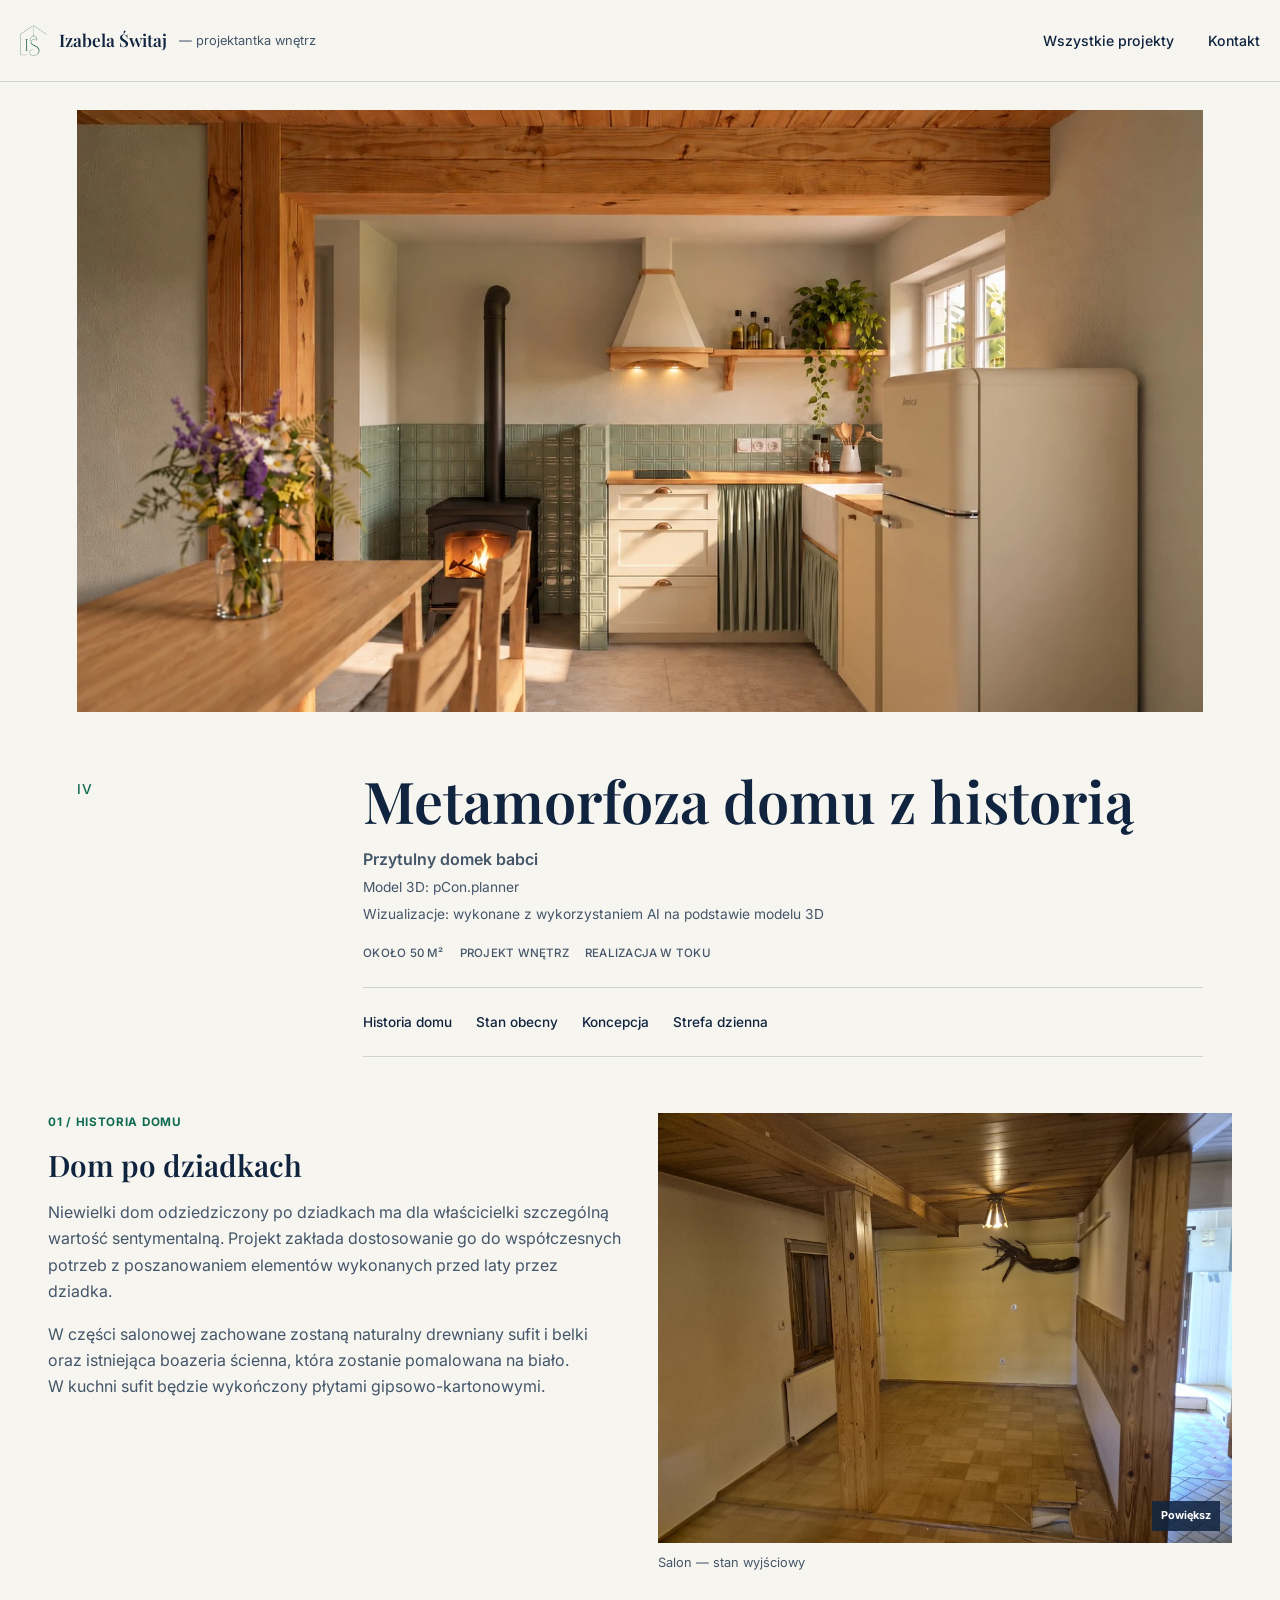
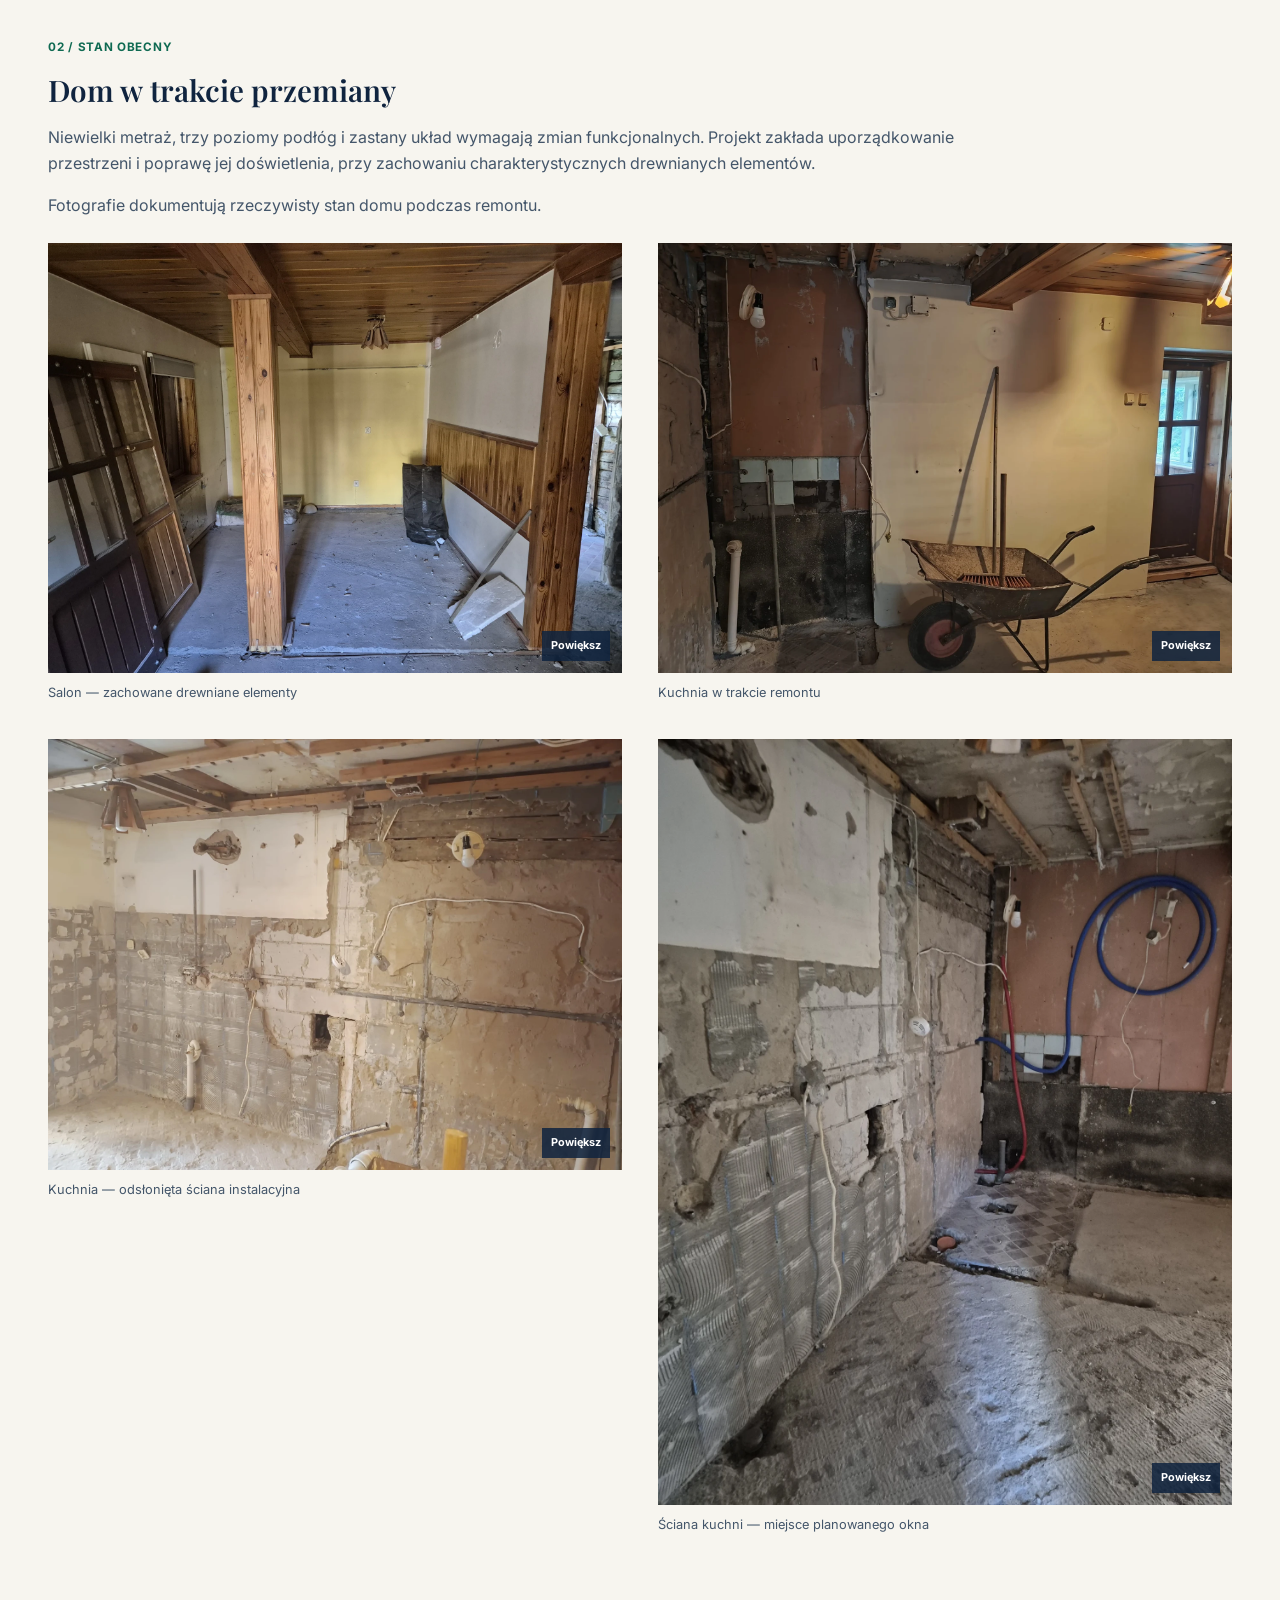
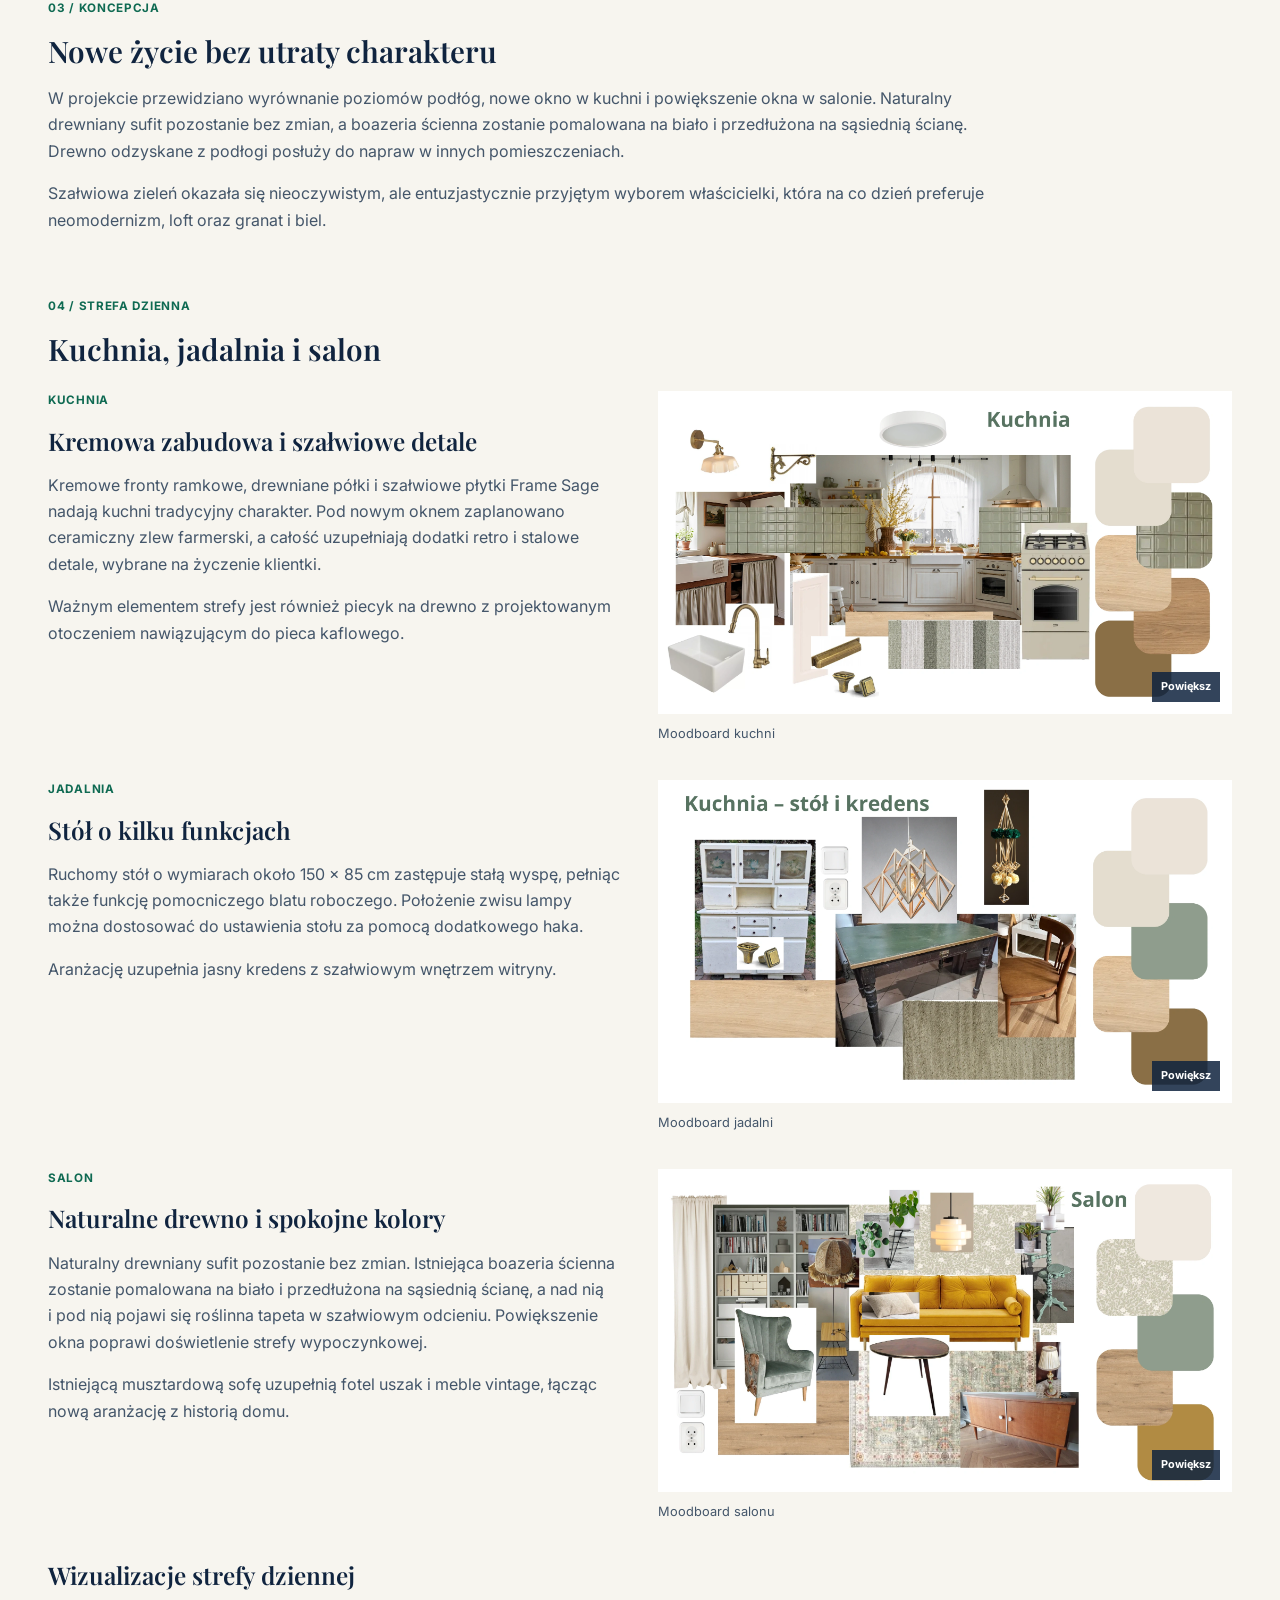
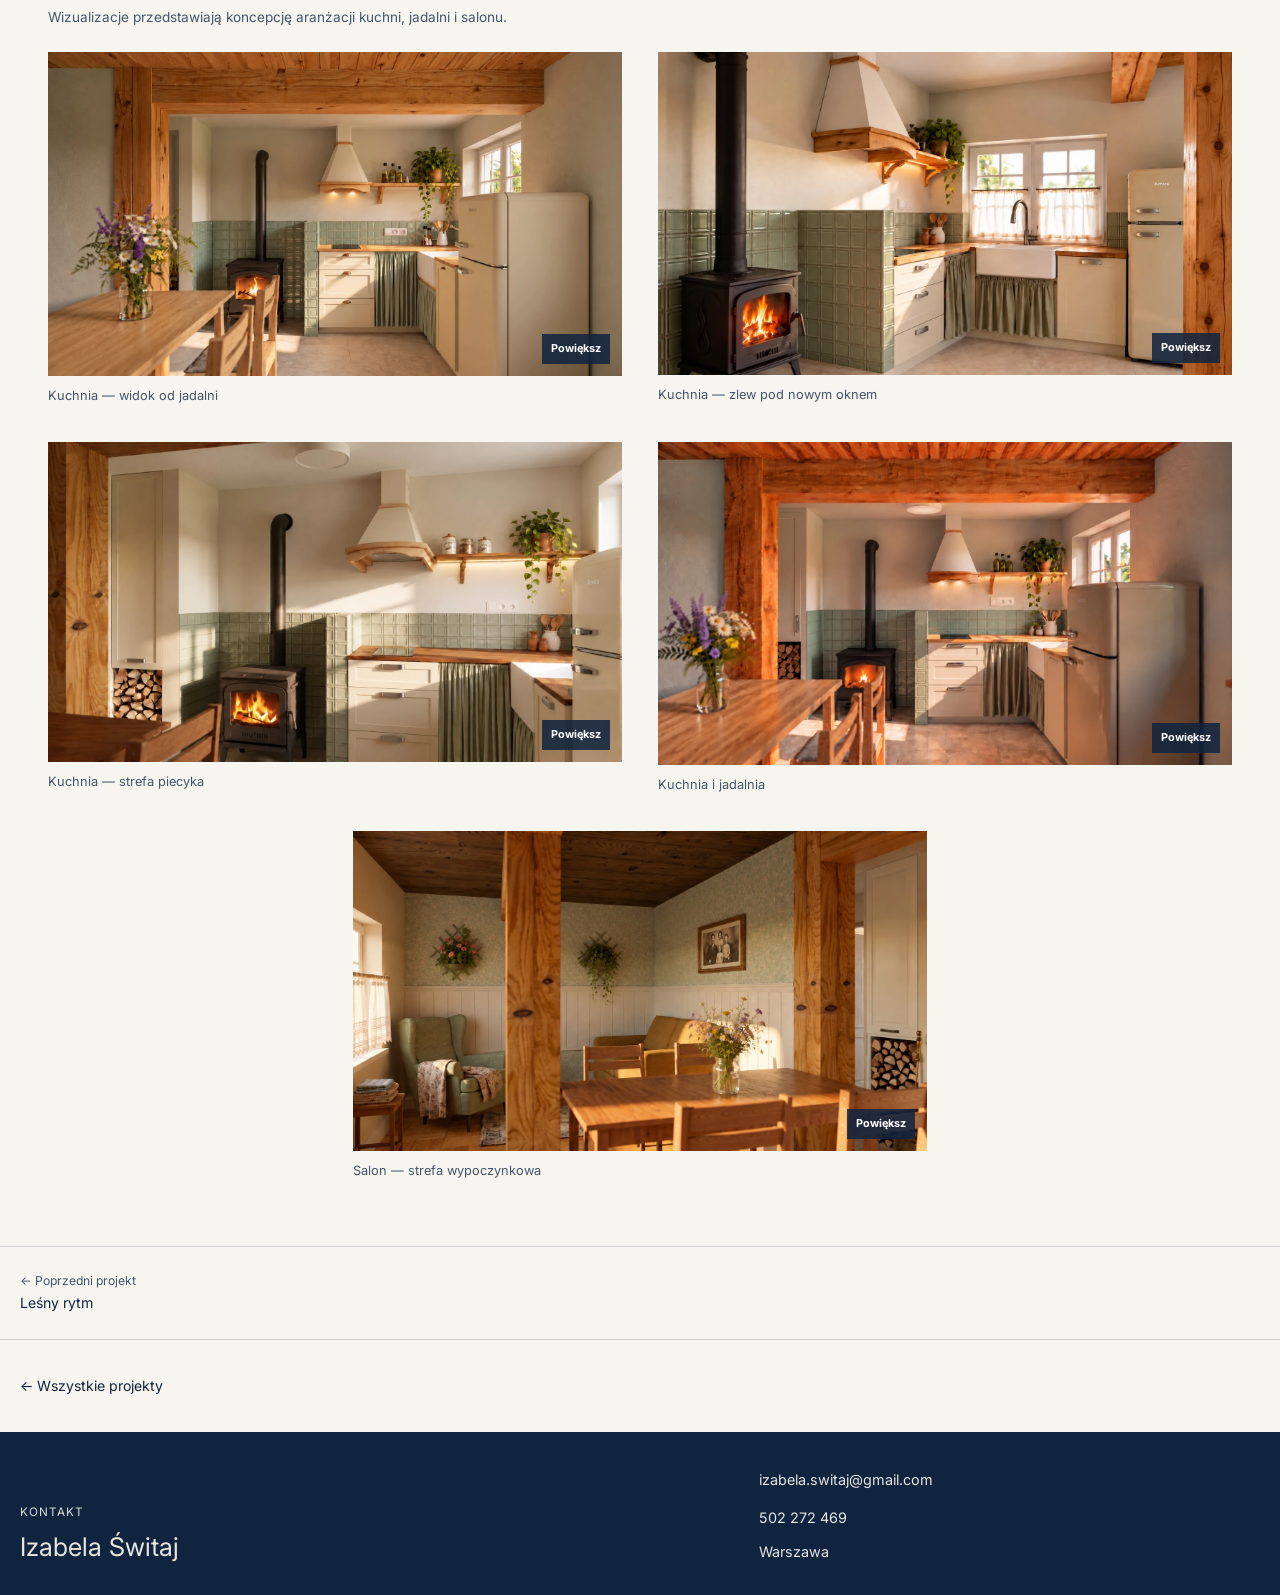
<file: portfolio/domek-babci/index.html>
<!doctype html>
<html lang="pl">
  <head>
    <meta charset="utf-8" />
    <meta name="viewport" content="width=device-width, initial-scale=1" />
    <meta
      name="description"
      content="Przytulny domek babci — projekt wnętrz domu po dziadkach, około 50 m². Koncepcja kuchni i salonu, realizacja w toku."
    />
    <link rel="canonical" href="https://izabelaswitaj.pl/portfolio/domek-babci/" />
    <meta name="robots" content="index, follow" />
    <meta name="theme-color" content="#10243f" />
    <meta property="og:type" content="article" />
    <meta property="og:locale" content="pl_PL" />
    <meta property="og:title" content="Metamorfoza domu z historią — Izabela Świtaj" />
    <meta
      property="og:description"
      content="Przytulny domek babci — projekt wnętrz domu po dziadkach, około 50 m². Koncepcja kuchni i salonu, realizacja w toku."
    />
    <meta property="og:url" content="https://izabelaswitaj.pl/portfolio/domek-babci/" />
    <meta property="og:image" content="https://izabelaswitaj.pl/assets/gallery/domek-babci/kuchnia-ogolny.webp" />
    <meta property="og:image:alt" content="Metamorfoza domu z historią" />
    <meta name="twitter:card" content="summary_large_image" />
    <meta name="twitter:title" content="Metamorfoza domu z historią — Izabela Świtaj" />
    <meta
      name="twitter:description"
      content="Przytulny domek babci — projekt wnętrz domu po dziadkach, około 50 m². Koncepcja kuchni i salonu, realizacja w toku."
    />
    <meta name="twitter:image" content="https://izabelaswitaj.pl/assets/gallery/domek-babci/kuchnia-ogolny.webp" />
    <title>Metamorfoza domu z historią — Izabela Świtaj</title>
    <link rel="icon" href="../../assets/logo.jpeg" type="image/jpeg" />
    <link rel="preconnect" href="https://fonts.googleapis.com" />
    <link rel="preconnect" href="https://fonts.gstatic.com" crossorigin />
    <link
      href="https://fonts.googleapis.com/css2?family=Inter:wght@400;500;600;700&family=Playfair+Display:wght@600;700&display=swap"
      rel="stylesheet"
    />
    <link rel="stylesheet" href="../portfolio.css?v=20261106-unify" />
<link rel="stylesheet" href="../neomodernizm/documentation.css?v=20261105-4" />
<link rel="stylesheet" href="../japandi/japandi.css?v=20261106-neo-hero" />
<link rel="stylesheet" href="domek-babci.css?v=20261106-hero-tools" />
    <script type="application/ld+json">
{
  "@context": "https://schema.org",
  "@type": "CreativeWork",
  "name": "Metamorfoza domu z historią",
  "description": "Przytulny domek babci — projekt wnętrz domu po dziadkach, około 50 m². Koncepcja kuchni i salonu, realizacja w toku.",
  "url": "https://izabelaswitaj.pl/portfolio/domek-babci/",
  "image": "https://izabelaswitaj.pl/assets/gallery/domek-babci/kuchnia-ogolny.webp",
  "inLanguage": "pl",
  "creator": {
    "@type": "Person",
    "name": "Izabela Świtaj",
    "url": "https://izabelaswitaj.pl/portfolio/"
  }
}
</script>
  </head>
  <body class="case-page japandi-page">
    <a class="skip-link" href="#projekt-domek-babci">Przejdź do projektu</a>
    <header class="portfolio-header"><a class="brand" href="/portfolio/"><img src="../../assets/is-sygnet.png" alt="" width="630" height="725" /><strong>Izabela Świtaj</strong><span>— projektantka wnętrz</span></a><nav aria-label="Nawigacja portfolio"><a href="/portfolio/">Wszystkie projekty</a><a href="#kontakt">Kontakt</a></nav></header>
<main><div class="case-cover"><img src="../../assets/gallery/domek-babci/kuchnia-ogolny.webp" alt="Wizualizacja planowanej kuchni — kremowa zabudowa, szałwiowe płytki i zachowane drewno" width="1670" height="942" fetchpriority="high" decoding="async" /></div>
<section class="projects case-content" aria-label="Prezentacja projektu"><article id="projekt-domek-babci" class="project project--japandi" aria-labelledby="project-domek-title">
<header class="project-heading">
<p class="project-number">IV</p><div class="project-intro"><h1 id="project-domek-title">Metamorfoza domu z historią</h1>
<p class="project-style">Przytulny domek babci</p>
<p class="project-software">Model 3D: <span class="no-break">pCon.planner</span></p>
<p class="project-software">Wizualizacje: wykonane z wykorzystaniem AI na podstawie modelu 3D</p><ul class="project-tags" aria-label="Metryka projektu"><li>Około 50 m²</li><li>Projekt wnętrz</li><li>Realizacja w toku</li></ul><nav class="project-index" aria-label="Spis treści projektu"><a href="#historia">Historia domu</a><a href="#stan-obecny">Stan obecny</a><a href="#koncepcja">Koncepcja</a><a href="#strefa-dzienna">Strefa dzienna</a></nav></div></header><div class="project-story japandi-story">
<section id="historia" class="room-section domek-room" aria-labelledby="historia-title"><div class="room-concept"><header class="room-heading rooms-heading"><p class="eyebrow">01 / Historia domu</p><h2 id="historia-title">Dom po dziadkach</h2><p>Niewielki dom odziedziczony po dziadkach ma dla właścicielki szczególną wartość sentymentalną. Projekt zakłada dostosowanie go do współczesnych potrzeb z poszanowaniem elementów wykonanych przed laty przez dziadka.</p><p>W części salonowej zachowane zostaną naturalny drewniany sufit i belki oraz istniejąca boazeria ścienna, która zostanie pomalowana na biało. W kuchni sufit będzie wykończony płytami gipsowo-kartonowymi.</p></header><figure class="gallery-item"><button class="image-button" type="button" data-lightbox-src="../../assets/gallery/domek-babci/stan-wyjsciowy.webp" data-lightbox-caption="Salon — stan wyjściowy" aria-label="Powiększ: Fotografia · stan wyjściowy, wrzesień 2026. Drewniany sufit, słupy i boazeria przed planowanymi zmianami."><img src="../../assets/gallery/domek-babci/stan-wyjsciowy.webp" alt="Fotografia · stan wyjściowy, wrzesień 2026. Drewniany sufit, słupy i boazeria przed planowanymi zmianami." width="1800" height="1350" loading="lazy" decoding="async" /></button><figcaption>Salon — stan wyjściowy</figcaption></figure></div></section>
<section id="stan-obecny" class="room-section" aria-labelledby="stan-obecny-title"><header class="room-heading rooms-heading"><p class="eyebrow">02 / Stan obecny</p><h2 id="stan-obecny-title">Dom w trakcie przemiany</h2><p>Niewielki metraż, trzy poziomy podłóg i zastany układ wymagają zmian funkcjonalnych. Projekt zakłada uporządkowanie przestrzeni i poprawę jej doświetlenia, przy zachowaniu charakterystycznych drewnianych elementów.</p><p>Fotografie dokumentują rzeczywisty stan domu podczas remontu.</p></header><div class="project-gallery-grid japandi-gallery">
<figure class="gallery-item"><button class="image-button" type="button" data-lightbox-src="../../assets/gallery/domek-babci/stan-salon.webp" data-lightbox-caption="Salon — zachowane drewniane elementy" aria-label="Powiększ: Salon — zachowane drewniane elementy"><img src="../../assets/gallery/domek-babci/stan-salon.webp" alt="Fotografia · aktualny udokumentowany stan salonu, 16 października 2026. Drewniany sufit i boazeria ścienna przed wykończeniem." width="1800" height="1350" loading="lazy" decoding="async" /></button><figcaption>Salon — zachowane drewniane elementy</figcaption></figure>
<figure class="gallery-item"><button class="image-button" type="button" data-lightbox-src="../../assets/gallery/domek-babci/remont-kuchnia.webp" data-lightbox-caption="Kuchnia w trakcie remontu" aria-label="Powiększ: Kuchnia w trakcie remontu"><img src="../../assets/gallery/domek-babci/remont-kuchnia.webp" alt="Fotografia · remont kuchni, wrzesień 2026. Stan rzeczywisty podczas prac." width="1800" height="1350" loading="lazy" decoding="async" /></button><figcaption>Kuchnia w trakcie remontu</figcaption></figure>
<figure class="gallery-item"><button class="image-button" type="button" data-lightbox-src="../../assets/gallery/domek-babci/remont-sciana.webp" data-lightbox-caption="Kuchnia — odsłonięta ściana instalacyjna" aria-label="Powiększ: Kuchnia — odsłonięta ściana instalacyjna"><img src="../../assets/gallery/domek-babci/remont-sciana.webp" alt="Fotografia · odsłonięta ściana i instalacje, wrzesień 2026." width="1800" height="1350" loading="lazy" decoding="async" /></button><figcaption>Kuchnia — odsłonięta ściana instalacyjna</figcaption></figure>
<figure class="gallery-item"><button class="image-button" type="button" data-lightbox-src="../../assets/gallery/domek-babci/stan-kuchnia.webp" data-lightbox-caption="Ściana kuchni — miejsce planowanego okna" aria-label="Powiększ: Ściana kuchni — miejsce planowanego okna"><img src="../../assets/gallery/domek-babci/stan-kuchnia.webp" alt="Fotografia · aktualny udokumentowany stan kuchni, 16 października 2026. Odsłonięte ściany, instalacje i posadzka w trakcie prac." width="1350" height="1800" loading="lazy" decoding="async" /></button><figcaption>Ściana kuchni — miejsce planowanego okna</figcaption></figure>
</div></section>
<section id="koncepcja" class="room-section" aria-labelledby="koncepcja-title"><header class="room-heading rooms-heading"><p class="eyebrow">03 / Koncepcja</p><h2 id="koncepcja-title">Nowe życie bez utraty charakteru</h2><p>W projekcie przewidziano wyrównanie poziomów podłóg, nowe okno w kuchni i powiększenie okna w salonie. Naturalny drewniany sufit pozostanie bez zmian, a boazeria ścienna zostanie pomalowana na biało i przedłużona na sąsiednią ścianę. Drewno odzyskane z podłogi posłuży do napraw w innych pomieszczeniach.</p><p>Szałwiowa zieleń okazała się nieoczywistym, ale entuzjastycznie przyjętym wyborem właścicielki, która na co dzień preferuje neomodernizm, loft oraz granat i biel.</p></header></section>
<section id="strefa-dzienna" class="room-section domek-room" aria-labelledby="strefa-dzienna-title">
<header class="rooms-heading"><p class="eyebrow">04 / Strefa dzienna</p><h2 id="strefa-dzienna-title">Kuchnia, jadalnia i salon</h2></header>
<section id="kuchnia" class="room-concept" aria-labelledby="kuchnia-title">
<header class="room-heading"><p class="eyebrow">Kuchnia</p><h3 id="kuchnia-title">Kremowa zabudowa i szałwiowe detale</h3><p>Kremowe fronty ramkowe, drewniane półki i szałwiowe płytki Frame Sage nadają kuchni tradycyjny charakter. Pod nowym oknem zaplanowano ceramiczny zlew farmerski, a całość uzupełniają dodatki retro i stalowe detale, wybrane na życzenie klientki.</p><p>Ważnym elementem strefy jest również piecyk na drewno z projektowanym otoczeniem nawiązującym do pieca kaflowego.</p></header>
<figure class="gallery-item room-moodboard"><button class="image-button" type="button" data-lightbox-src="../../assets/gallery/domek-babci/moodboard-kuchnia.webp" data-lightbox-caption="Moodboard kuchni" aria-label="Powiększ: Moodboard kuchni"><img src="../../assets/gallery/domek-babci/moodboard-kuchnia.webp" alt="Autorski moodboard · kuchnia. Kierunek materiałowy i inspiracje wyposażenia." width="2160" height="1215" loading="lazy" decoding="async" /></button><figcaption>Moodboard kuchni</figcaption></figure>
</section>
<section id="stol-kredens" class="room-concept" aria-labelledby="stol-kredens-title">
<header class="room-heading"><p class="eyebrow">Jadalnia</p><h3 id="stol-kredens-title">Stół o kilku funkcjach</h3><p>Ruchomy stół o wymiarach około 150 × 85 cm zastępuje stałą wyspę, pełniąc także funkcję pomocniczego blatu roboczego. Położenie zwisu lampy można dostosować do ustawienia stołu za pomocą dodatkowego haka.</p><p>Aranżację uzupełnia jasny kredens z szałwiowym wnętrzem witryny.</p></header>
<figure class="gallery-item room-moodboard"><button class="image-button" type="button" data-lightbox-src="../../assets/gallery/domek-babci/moodboard-stol-kredens.webp" data-lightbox-caption="Moodboard jadalni" aria-label="Powiększ: Moodboard jadalni"><img src="../../assets/gallery/domek-babci/moodboard-stol-kredens.webp" alt="Autorski moodboard · kuchnia — stół i kredens. Stół jako inspiracja, bez wyboru konkretnego produktu." width="2160" height="1215" loading="lazy" decoding="async" /></button><figcaption>Moodboard jadalni</figcaption></figure>
</section>
<section id="salon" class="room-concept" aria-labelledby="salon-title">
<header class="room-heading"><p class="eyebrow">Salon</p><h3 id="salon-title">Naturalne drewno i spokojne kolory</h3><p>Naturalny drewniany sufit pozostanie bez zmian. Istniejąca boazeria ścienna zostanie pomalowana na biało i przedłużona na sąsiednią ścianę, a nad nią i pod nią pojawi się roślinna tapeta w szałwiowym odcieniu. Powiększenie okna poprawi doświetlenie strefy wypoczynkowej.</p><p>Istniejącą musztardową sofę uzupełnią fotel uszak i meble vintage, łącząc nową aranżację z historią domu.</p></header>
<figure class="gallery-item room-moodboard"><button class="image-button" type="button" data-lightbox-src="../../assets/gallery/domek-babci/moodboard-salon.webp" data-lightbox-caption="Moodboard salonu" aria-label="Powiększ: Moodboard salonu"><img src="../../assets/gallery/domek-babci/moodboard-salon.webp" alt="Autorski moodboard · salon. Musztardowa sofa, fotel uszak, biblioteczka, meble vintage i oświetlenie." width="2160" height="1215" loading="lazy" decoding="async" /></button><figcaption>Moodboard salonu</figcaption></figure>
</section>
<section class="room-visualizations" aria-labelledby="strefa-wizualizacje-title"><header class="room-heading"><h3 id="strefa-wizualizacje-title">Wizualizacje strefy dziennej</h3><p class="concept-note">Wizualizacje przedstawiają koncepcję aranżacji kuchni, jadalni i salonu.</p></header><div class="project-gallery-grid room-renders japandi-gallery"><figure class="gallery-item"><button class="image-button" type="button" data-lightbox-src="../../assets/gallery/domek-babci/kuchnia-ogolny.webp" data-lightbox-caption="Kuchnia — widok od jadalni" aria-label="Powiększ: Wizualizacja · planowana kuchnia widziana od strony stołu. Stan projektowany."><img src="../../assets/gallery/domek-babci/kuchnia-ogolny.webp" alt="Wizualizacja · planowana kuchnia widziana od strony stołu. Stan projektowany." width="1670" height="942" loading="lazy" decoding="async" /></button><figcaption>Kuchnia — widok od jadalni</figcaption></figure>
<figure class="gallery-item"><button class="image-button" type="button" data-lightbox-src="../../assets/gallery/domek-babci/kuchnia-okno.webp" data-lightbox-caption="Kuchnia — zlew pod nowym oknem" aria-label="Powiększ: Wizualizacja · ceramiczny zlew pod projektowanym nowym oknem i zielone płytki ścienne."><img src="../../assets/gallery/domek-babci/kuchnia-okno.webp" alt="Wizualizacja · ceramiczny zlew pod projektowanym nowym oknem i zielone płytki ścienne." width="1600" height="901" loading="lazy" decoding="async" /></button><figcaption>Kuchnia — zlew pod nowym oknem</figcaption></figure>
<figure class="gallery-item"><button class="image-button" type="button" data-lightbox-src="../../assets/gallery/domek-babci/kuchnia-piecyk.webp" data-lightbox-caption="Kuchnia — strefa piecyka" aria-label="Powiększ: Wizualizacja · projektowana strefa piecyka na drewno. Ujęcie koncepcyjne."><img src="../../assets/gallery/domek-babci/kuchnia-piecyk.webp" alt="Wizualizacja · projektowana strefa piecyka na drewno. Ujęcie koncepcyjne." width="1600" height="893" loading="lazy" decoding="async" /></button><figcaption>Kuchnia — strefa piecyka</figcaption></figure>
<figure class="gallery-item"><button class="image-button" type="button" data-lightbox-src="../../assets/gallery/domek-babci/kuchnia-stol.webp" data-lightbox-caption="Kuchnia i jadalnia" aria-label="Powiększ: Wizualizacja · planowana relacja ruchomego stołu i kuchni."><img src="../../assets/gallery/domek-babci/kuchnia-stol.webp" alt="Wizualizacja · planowana relacja ruchomego stołu i kuchni." width="1600" height="900" loading="lazy" decoding="async" /></button><figcaption>Kuchnia i jadalnia</figcaption></figure>
<figure class="gallery-item"><button class="image-button" type="button" data-lightbox-src="../../assets/gallery/domek-babci/salon.webp" data-lightbox-caption="Salon — strefa wypoczynkowa" aria-label="Powiększ: Wizualizacja · planowany salon. Naturalny drewniany sufit i biała boazeria ścienna."><img src="../../assets/gallery/domek-babci/salon.webp" alt="Wizualizacja · planowany salon. Naturalny drewniany sufit i biała boazeria ścienna." width="1600" height="893" loading="lazy" decoding="async" /></button><figcaption>Salon — strefa wypoczynkowa</figcaption></figure></div></section>
</section>
</div></article></section><nav class="project-pagination" aria-label="Pozostałe projekty"><a rel="prev" href="../lesny-rytm/"><span>← Poprzedni projekt</span>Leśny rytm</a></nav><nav class="portfolio-return" aria-label="Powrót do portfolio"><a href="/portfolio/">← Wszystkie projekty</a></nav>
<footer id="kontakt" class="contact" aria-labelledby="contact-title"><div><p class="eyebrow">Kontakt</p><h2 id="contact-title">Izabela Świtaj</h2></div><address><a href="mailto:izabela.switaj@gmail.com">izabela.switaj@gmail.com</a><a href="tel:+48502272469">502 272 469</a><span>Warszawa</span></address></footer></main>
    <div class="portfolio-lightbox" role="dialog" aria-modal="true" aria-label="Podgląd zdjęcia projektu" hidden>
      <button class="lightbox-close" type="button" aria-label="Zamknij podgląd">×</button>
      <button class="lightbox-nav lightbox-prev" type="button" aria-label="Poprzednie zdjęcie">‹</button>
      <figure class="lightbox-frame">
        <img alt="" />
        <figcaption aria-live="polite" aria-atomic="true"></figcaption>
      </figure>
      <button class="lightbox-nav lightbox-next" type="button" aria-label="Następne zdjęcie">›</button>
    </div>

<script src="../portfolio.js?v=20261104-6"></script></body></html>
</file>
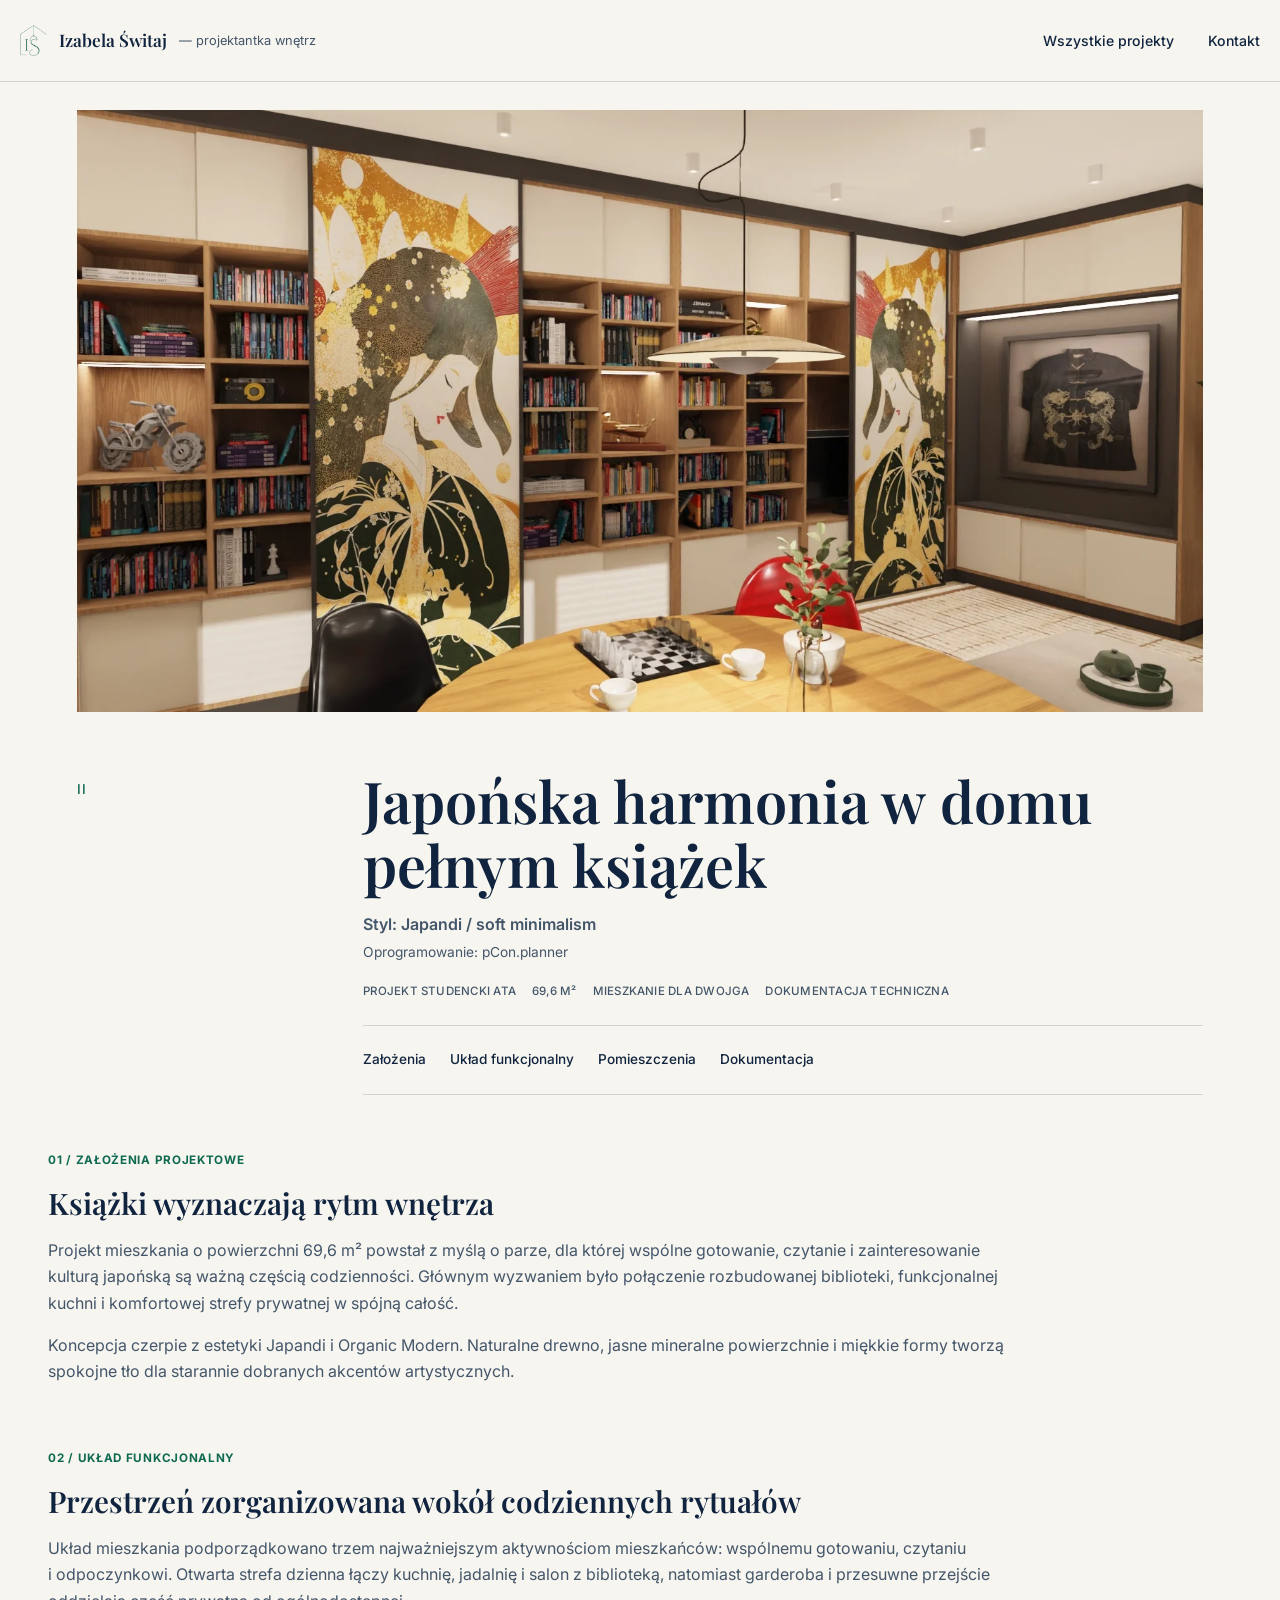
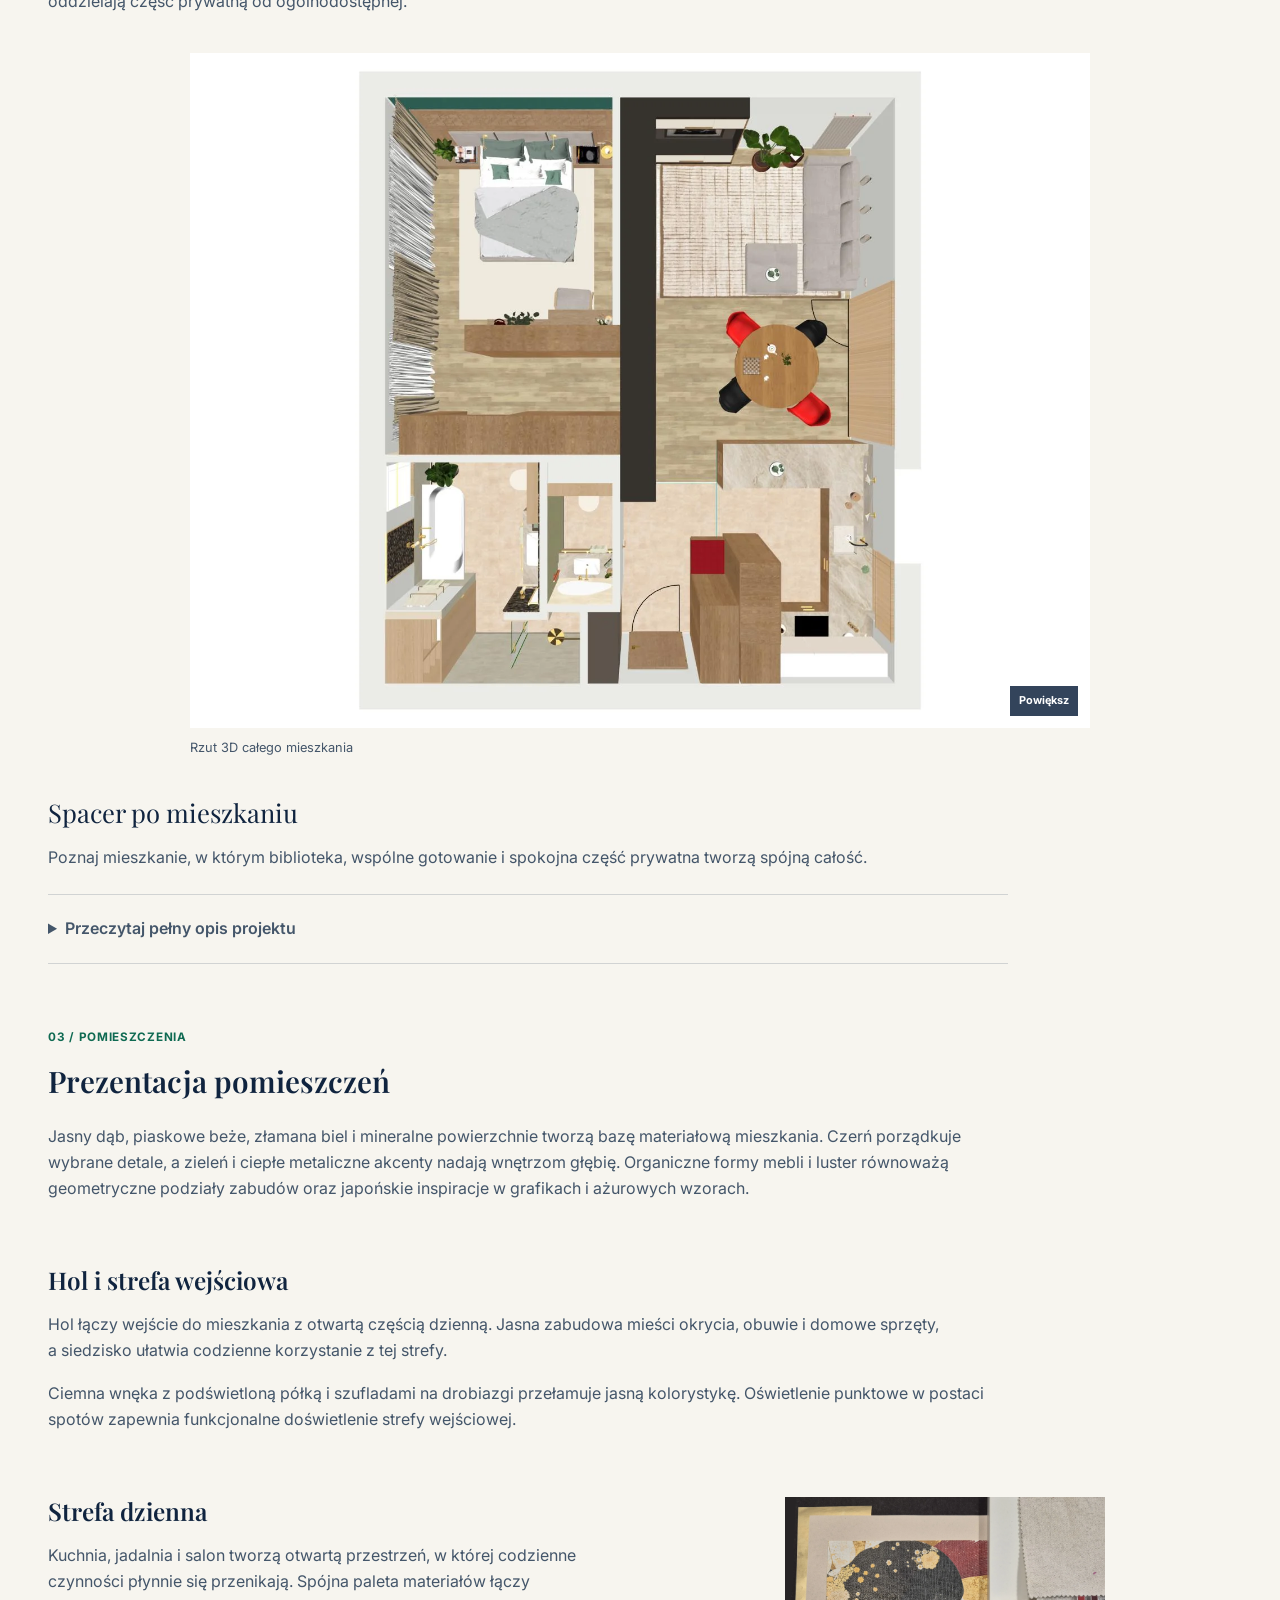
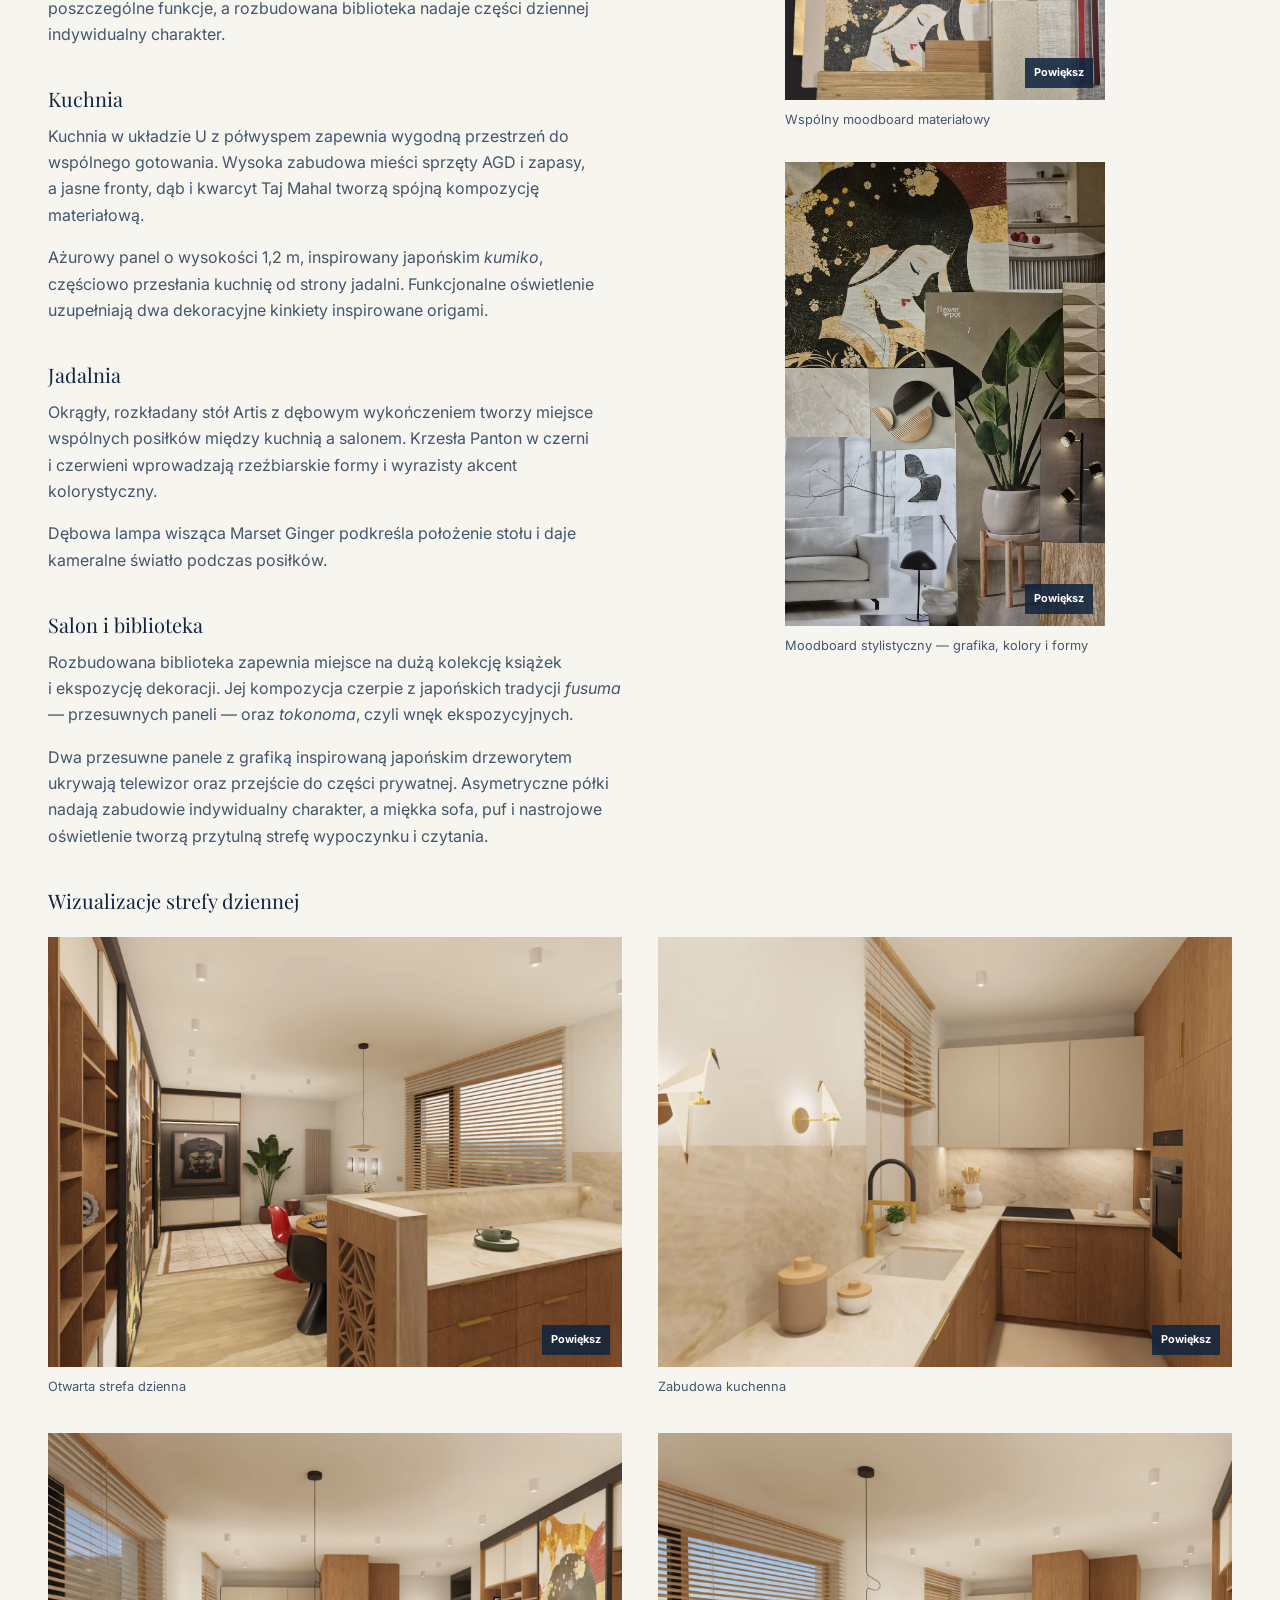
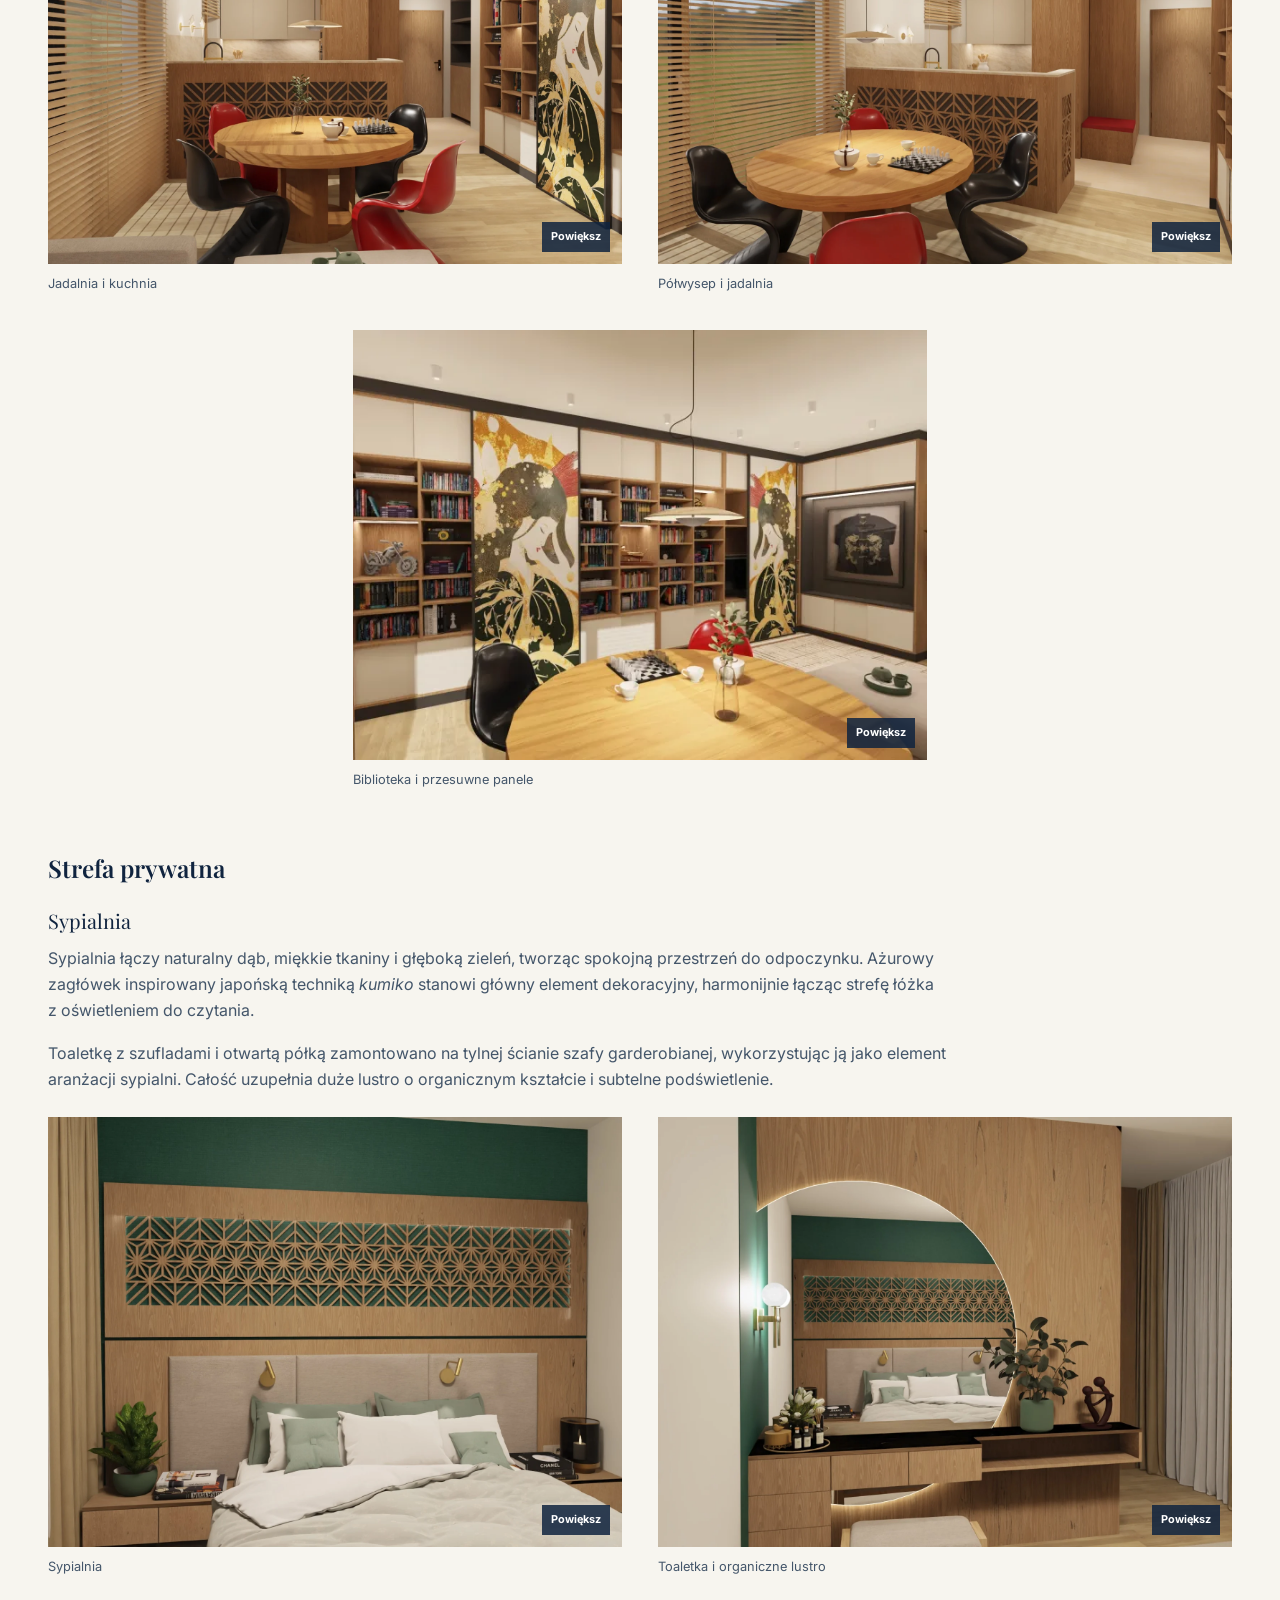
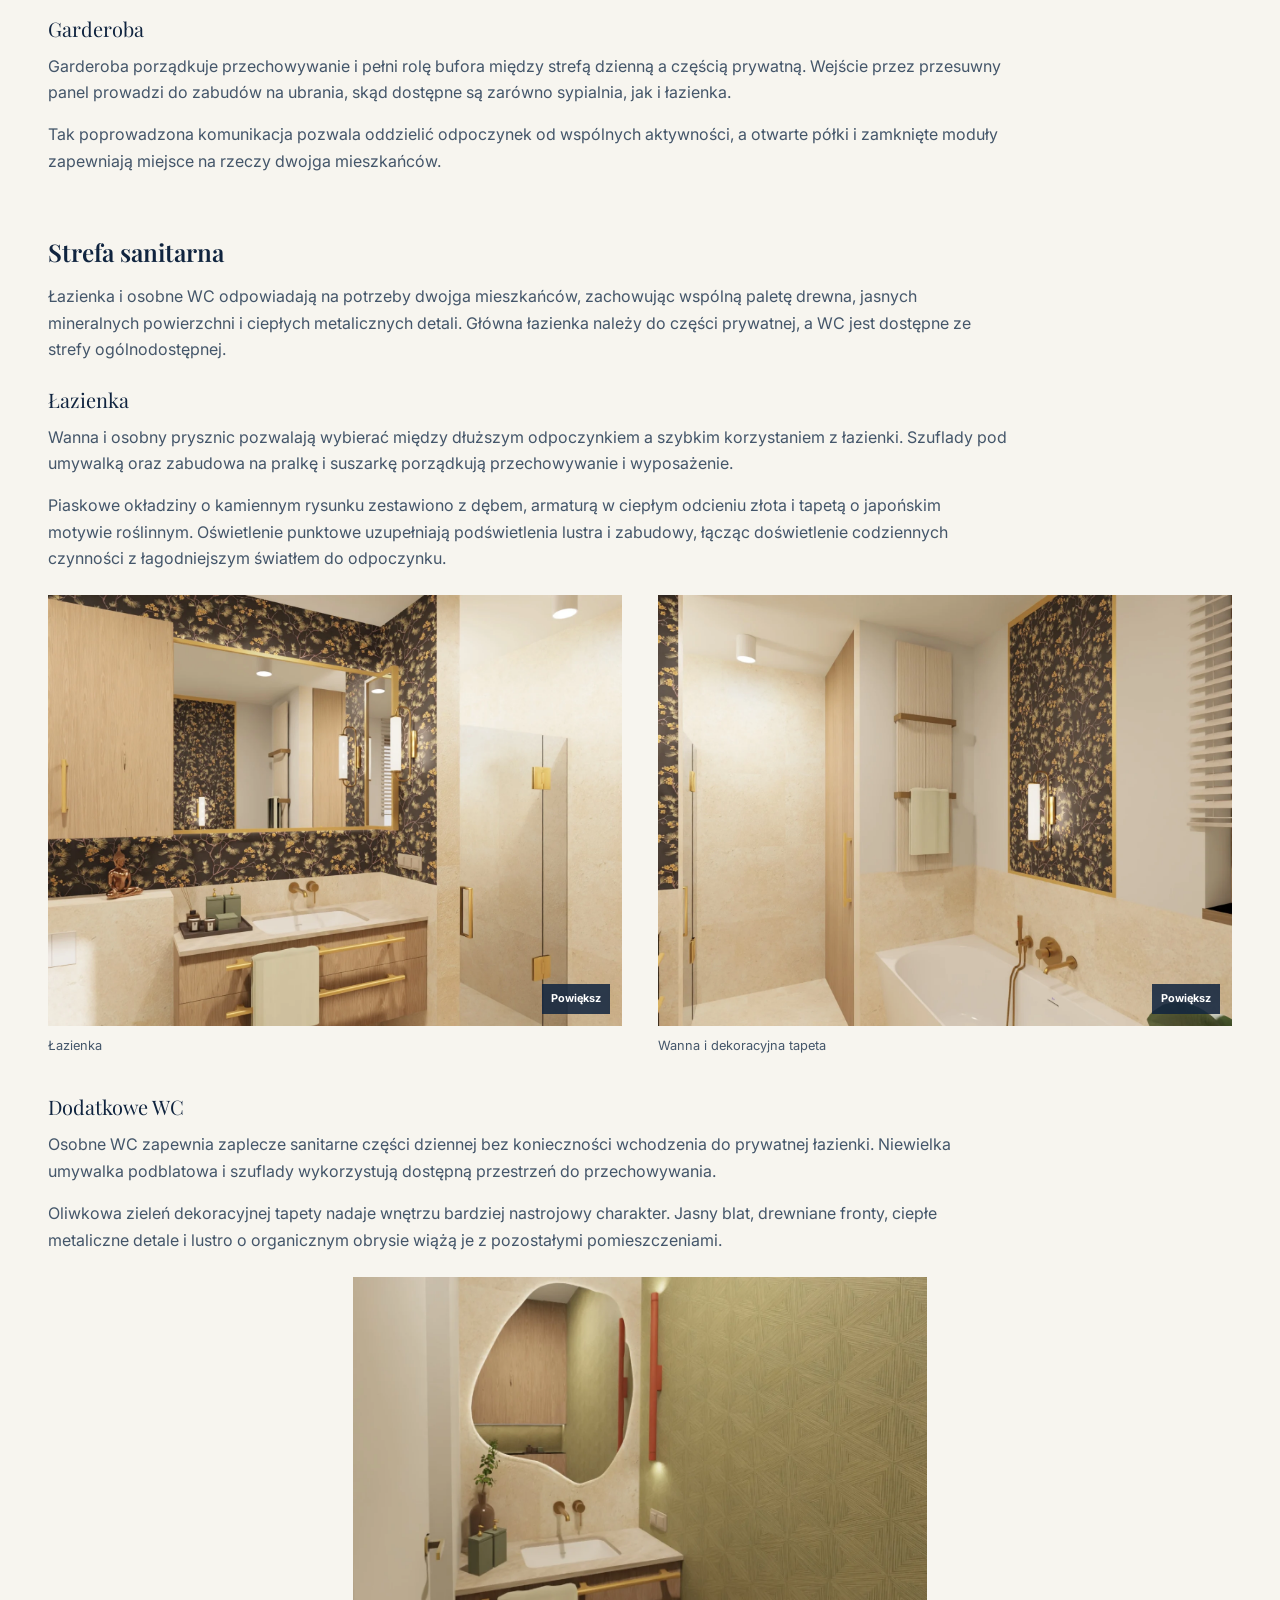
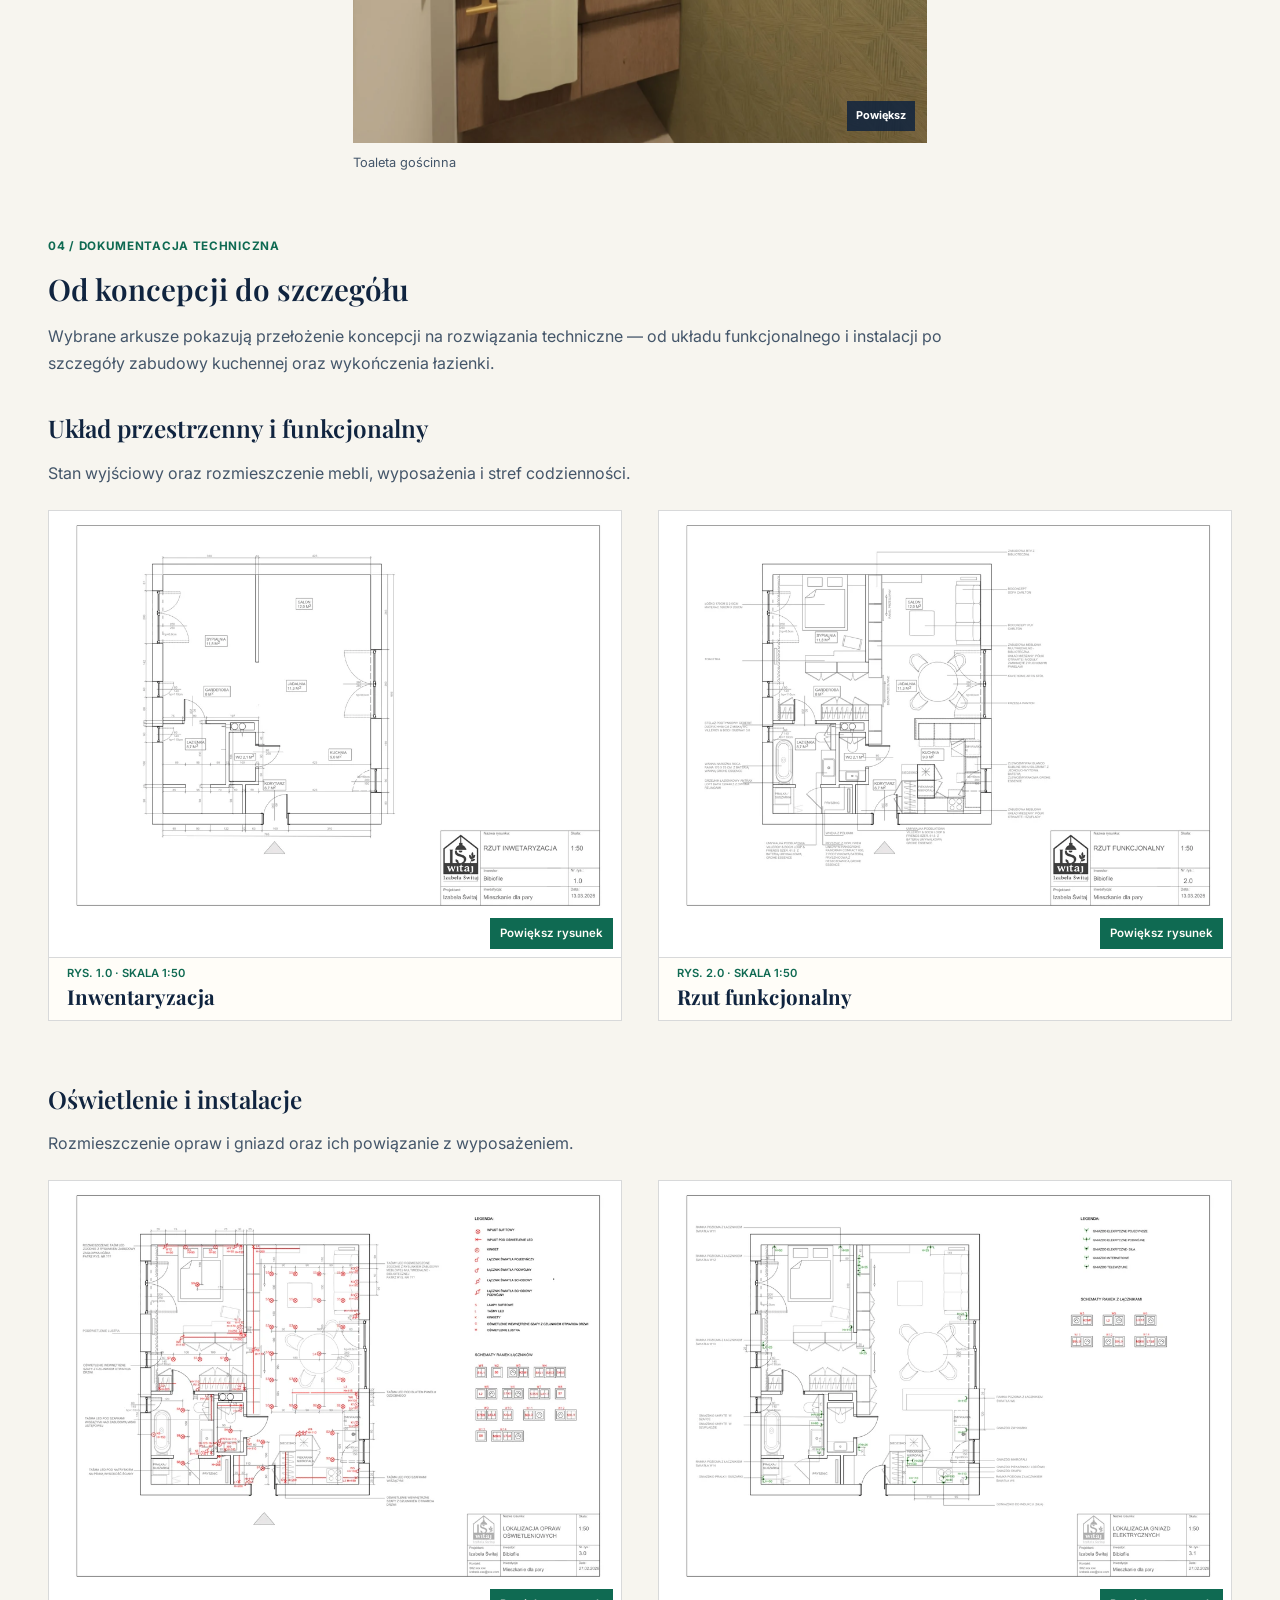
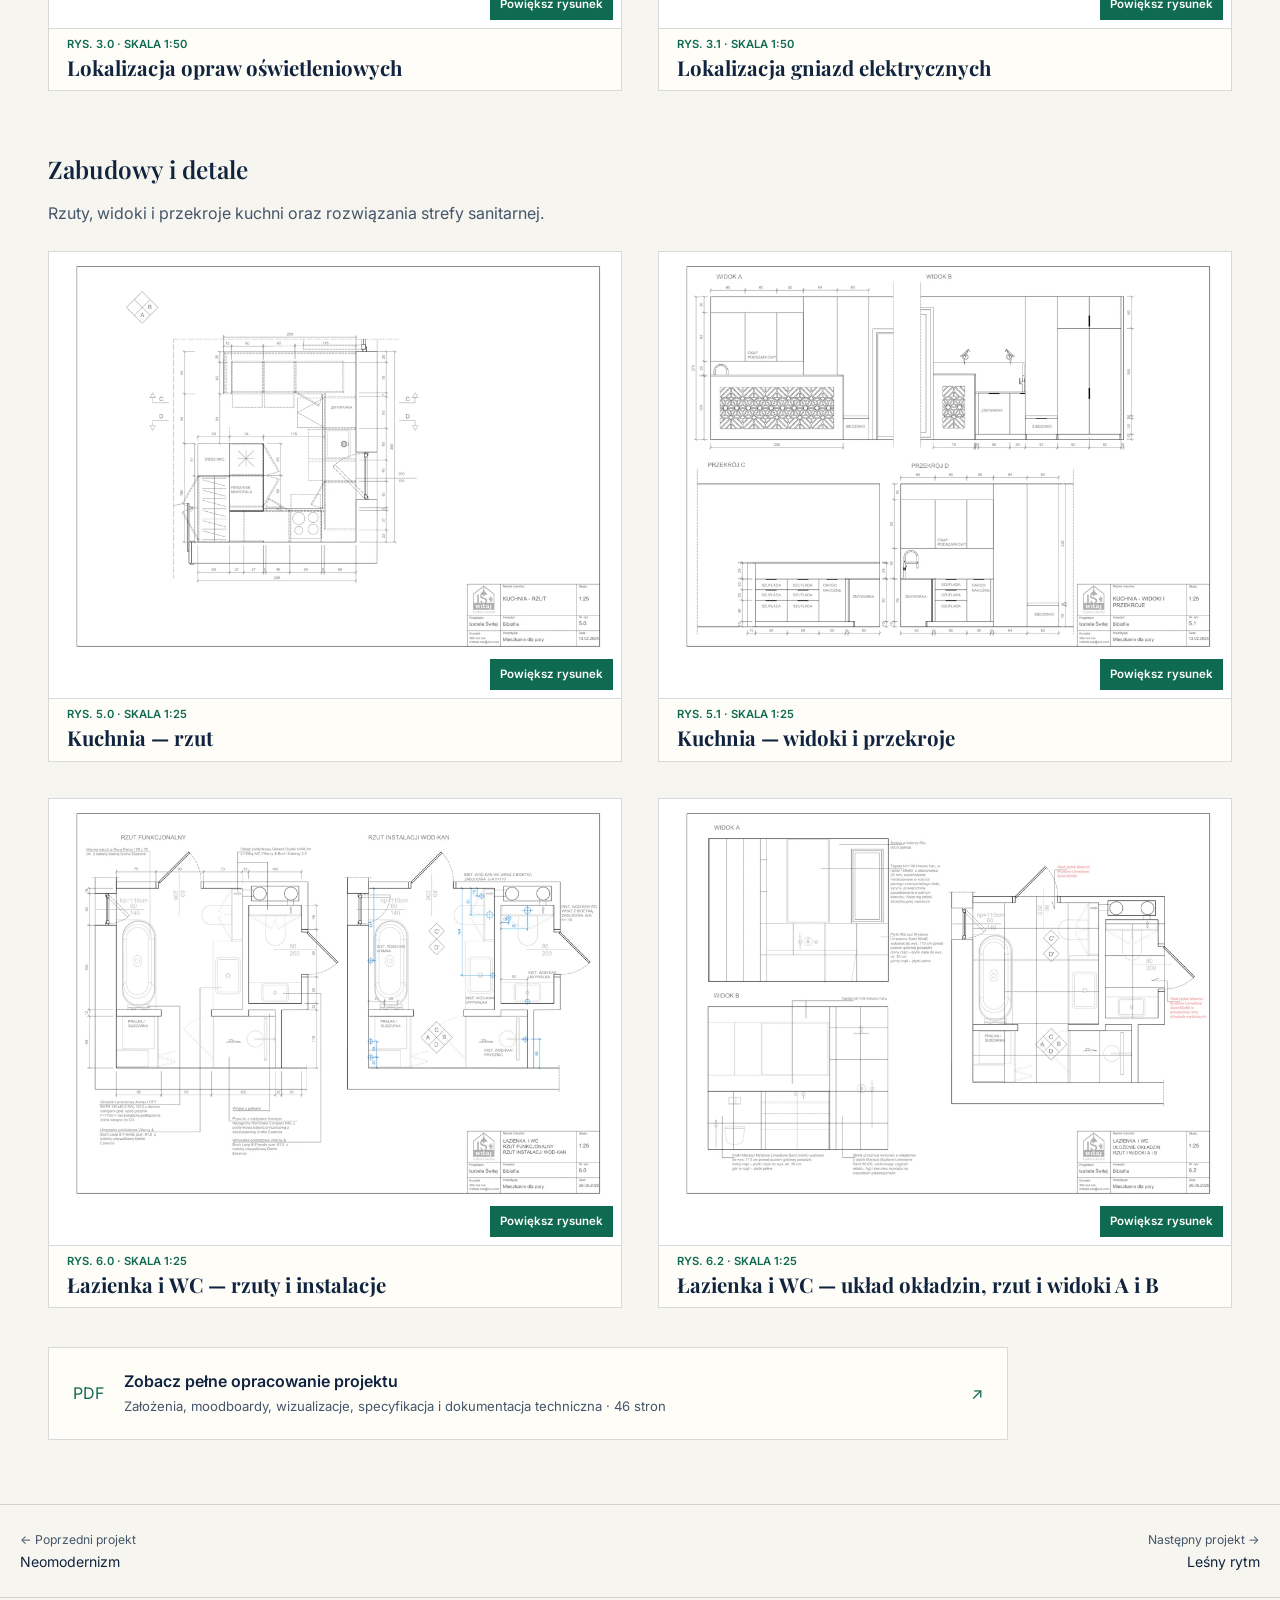
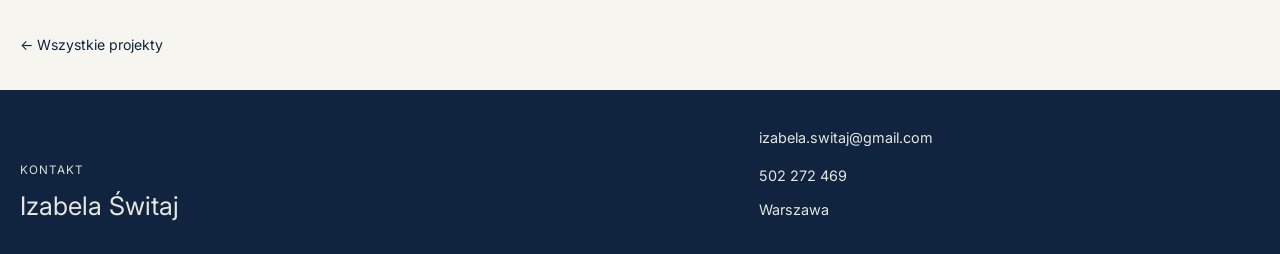
<file: portfolio/japandi/index.html>
<!doctype html>
<html lang="pl">
  <head>
    <meta charset="utf-8" />
    <meta name="viewport" content="width=device-width, initial-scale=1" />
    <meta
      name="description"
      content="Biblioteka i przesuwne panele porządkują mieszkanie, w którym książki wyznaczają rytm przestrzeni."
    />
    <link rel="canonical" href="https://izabelaswitaj.pl/portfolio/japandi/" />
    <meta name="robots" content="index, follow" />
    <meta name="theme-color" content="#10243f" />
    <meta property="og:type" content="article" />
    <meta property="og:locale" content="pl_PL" />
    <meta property="og:title" content="Japońska harmonia w domu pełnym książek — Izabela Świtaj" />
    <meta
      property="og:description"
      content="Biblioteka i przesuwne panele porządkują mieszkanie, w którym książki wyznaczają rytm przestrzeni."
    />
    <meta property="og:url" content="https://izabelaswitaj.pl/portfolio/japandi/" />
    <meta property="og:image" content="https://izabelaswitaj.pl/assets/gallery/japandi-library.webp" />
    <meta property="og:image:alt" content="Japońska harmonia w domu pełnym książek" />
    <meta name="twitter:card" content="summary_large_image" />
    <meta name="twitter:title" content="Japońska harmonia w domu pełnym książek — Izabela Świtaj" />
    <meta
      name="twitter:description"
      content="Biblioteka i przesuwne panele porządkują mieszkanie, w którym książki wyznaczają rytm przestrzeni."
    />
    <meta name="twitter:image" content="https://izabelaswitaj.pl/assets/gallery/japandi-library.webp" />
    <title>Japońska harmonia w domu pełnym książek — Izabela Świtaj</title>
    <link rel="icon" href="../../assets/logo.jpeg" type="image/jpeg" />
    <link rel="preconnect" href="https://fonts.googleapis.com" />
    <link rel="preconnect" href="https://fonts.gstatic.com" crossorigin />
    <link
      href="https://fonts.googleapis.com/css2?family=Inter:wght@400;500;600;700&family=Playfair+Display:wght@600;700&display=swap"
      rel="stylesheet"
    />
    <link rel="stylesheet" href="../portfolio.css?v=20261106-unify" />
<link rel="stylesheet" href="../neomodernizm/documentation.css?v=20261105-4" />
<link rel="stylesheet" href="japandi.css?v=20261106-neo-hero" />
    <script type="application/ld+json">
{
  "@context": "https://schema.org",
  "@type": "CreativeWork",
  "name": "Japońska harmonia w domu pełnym książek",
  "description": "Biblioteka i przesuwne panele porządkują mieszkanie, w którym książki wyznaczają rytm przestrzeni.",
  "url": "https://izabelaswitaj.pl/portfolio/japandi/",
  "image": "https://izabelaswitaj.pl/assets/gallery/japandi-library.webp",
  "inLanguage": "pl",
  "creator": {
    "@type": "Person",
    "name": "Izabela Świtaj",
    "url": "https://izabelaswitaj.pl/"
  }
}
</script>
  </head>
  <body class="case-page japandi-page">
    <a class="skip-link" href="#projekt-japandi">Przejdź do projektu</a>
    <header class="portfolio-header"><a class="brand" href="/portfolio/"><img src="../../assets/is-sygnet.png" alt="" width="630" height="725" /><strong>Izabela Świtaj</strong><span>— projektantka wnętrz</span></a><nav aria-label="Nawigacja portfolio"><a href="/portfolio/">Wszystkie projekty</a><a href="#kontakt">Kontakt</a></nav></header>
    <main><div class="case-cover"><img srcset="../../assets/gallery/previews/japandi-library.webp 640w, ../../assets/gallery/japandi-library.webp 1600w" sizes="(max-width: 640px) calc(100vw - 40px), (max-width: 1533px) 88vw, calc(100vw - 184px)" src="../../assets/gallery/japandi-library.webp" alt="Japońska harmonia w domu pełnym książek" width="1600" height="1200" fetchpriority="high" decoding="async" /></div><section class="projects case-content" aria-label="Prezentacja projektu"><article id="projekt-japandi" class="project project--japandi" aria-labelledby="project-japandi-title">
          <header class="project-heading">
            <p class="project-number">II</p>
            <div class="project-intro">
              <h1 id="project-japandi-title">Japońska harmonia w domu pełnym książek</h1>
              <p class="project-style">Styl: Japandi / soft minimalism</p>
              <p class="project-software">Oprogramowanie: <span class="no-break">pCon.planner</span></p>
              <ul class="project-tags" aria-label="Zakres projektu"><li>Projekt studencki ATA</li><li>69,6 m²</li><li>Mieszkanie dla dwojga</li><li>Dokumentacja techniczna</li></ul><nav class="project-index" aria-label="Spis treści projektu">
  <a href="#zalozenia">Założenia</a><a href="#uklad">Układ funkcjonalny</a><a href="#prezentacja-pomieszczen">Pomieszczenia</a><a href="#dokumentacja-techniczna">Dokumentacja</a>
</nav>
            </div>
          </header>
<div class="project-story japandi-story">

<section id="zalozenia" class="case-brief" aria-labelledby="zalozenia-title">
  <p class="eyebrow">01 / Założenia projektowe</p>
  <h2 id="zalozenia-title">Książki wyznaczają rytm wnętrza</h2><p>Projekt mieszkania o powierzchni 69,6 m² powstał z myślą o parze, dla której wspólne gotowanie, czytanie i zainteresowanie kulturą japońską są ważną częścią codzienności. Głównym wyzwaniem było połączenie rozbudowanej biblioteki, funkcjonalnej kuchni i komfortowej strefy prywatnej w spójną całość.</p><p>Koncepcja czerpie z estetyki Japandi i Organic Modern. Naturalne drewno, jasne mineralne powierzchnie i miękkie formy tworzą spokojne tło dla starannie dobranych akcentów artystycznych.</p>
</section>
<section id="uklad" class="room-plan" aria-labelledby="uklad-title">
<div class="editorial-copy">
  <p class="eyebrow">02 / Układ funkcjonalny</p>
  <h2 id="uklad-title">Przestrzeń zorganizowana wokół codziennych rytuałów</h2><p>Układ mieszkania podporządkowano trzem najważniejszym aktywnościom mieszkańców: wspólnemu gotowaniu, czytaniu i odpoczynkowi. Otwarta strefa dzienna łączy kuchnię, jadalnię i salon z biblioteką, natomiast garderoba i przesuwne przejście oddzielają część prywatną od ogólnodostępnej.</p>
</div>
<figure class="gallery-item">
              <button class="image-button image-button--contain" type="button" data-lightbox-src="../../assets/gallery/japandi-plan.webp" data-lightbox-caption="Japandi z biblioteką — układ funkcjonalny" aria-label="Powiększ: układ funkcjonalny">
                <img src="../../assets/gallery/japandi-plan.webp" alt="Rzut funkcjonalny mieszkania w projekcie Japandi z biblioteką" width="1600" height="1200" loading="lazy" decoding="async" />
              </button>
              <figcaption>Rzut 3D całego mieszkania</figcaption>
            </figure>
  <div class="apartment-walk" id="spacer-po-mieszkaniu">
    <p class="walk-title">Spacer po mieszkaniu</p>
    <p>Poznaj mieszkanie, w którym biblioteka, wspólne gotowanie i spokojna część prywatna tworzą spójną całość.</p>
<details class="original-description"><summary>Przeczytaj pełny opis projektu</summary><div class="reading-copy">
<p>Już od progu mieszkanie wprowadza w spokojny, uporządkowany świat jego mieszkańców. To przestrzeń zaprojektowana wokół ich codziennych przyjemności — wspólnego gotowania, czytania i odpoczynku. Inspiracje kulturą japońską nie przybierają tu formy dosłownych dekoracji. Są obecne w sposobie organizacji przestrzeni, detalach stolarskich i umiejętnym ukrywaniu funkcji, które nie muszą pozostawać na widoku.</p>
<p><strong>Od wejścia do otwartej przestrzeni dziennej</strong></p>
<p>W holu wszystko ma swoje miejsce. Pojemna zabudowa pozwala schować codzienne przedmioty, a wygodne siedzisko ułatwia przygotowanie do wyjścia. Uwagę przyciąga ciemna, podświetlona wnęka, która przełamuje jasną kolorystykę i stanowi pierwszą zapowiedź bardziej wyrazistych akcentów pojawiających się w mieszkaniu.</p>
<p>Dalej przestrzeń otwiera się na kuchnię, jadalnię i salon. Mimo braku ścian pomiędzy nimi każda strefa zachowuje własną tożsamość. Zabudowy meblowe wyznaczają ich granice, nie odbierając wnętrzu przestronności.</p>
<p><strong>Miejsce wspólnego gotowania i spotkań</strong></p>
<p>Kuchnia została pomyślana tak, by dwie osoby mogły wygodnie przygotowywać posiłki, nie przeszkadzając sobie nawzajem. Od strony jadalni częściowo osłania ją ażurowa przegroda inspirowana japońskim <em>kumiko</em>. To rozwiązanie pozwala ukryć fragment strefy roboczej, nie zamykając kuchni i nie ograniczając kontaktu z osobami siedzącymi przy stole.</p>
<p>Jadalnia stanowi naturalne przedłużenie kuchni, ale jest też miejscem rozmów i wspólnego spędzania czasu. Okrągły stół sprzyja spotkaniom, a wyraziste krzesła wprowadzają odrobinę swobody do oszczędnej kompozycji wnętrza.</p>
<p><strong>Biblioteka, która kryje więcej, niż pokazuje</strong></p>
<p>W salonie pierwszoplanową rolę odgrywają książki. Zamiast podporządkowywać wnętrze telewizorowi, zdecydowano się wyeksponować bogatą kolekcję mieszkańców. Biblioteka łączy otwarte półki, miejsca na ulubione przedmioty i zamknięte fragmenty zabudowy.</p>
<p>Inspiracją dla jej kompozycji stały się japońskie przesuwne przegrody <em>fusuma</em> oraz wnęki ekspozycyjne <em>tokonoma</em>. Najciekawsze rozwiązanie pozostaje jednak częściowo ukryte: za dwoma panelami z grafiką inspirowaną japońskim drzeworytem znajdują się telewizor i przejście do prywatnej części mieszkania.</p>
<p>Dzięki temu salon może zmieniać swój charakter w zależności od potrzeb. Gdy telewizor nie jest używany, znika z pola widzenia, a biblioteka staje się spójną kompozycją. Miękka sofa i odpowiednio rozmieszczone oświetlenie tworzą miejsce, w którym można odpocząć lub zaszyć się z książką.</p>
<p><strong>Ukryte przejście do prywatnego świata</strong></p>
<p>Jeden z przesuwnych paneli bibliotecznych prowadzi do garderoby. To świadomy zabieg przestrzenny — wejście do części prywatnej nie konkuruje z kompozycją salonu, a samo przejście staje się mniej oczywiste dla odwiedzających.</p>
<p>Garderoba działa jak strefa przejściowa. Skupia przechowywanie ubrań i oddziela codzienne życie części dziennej od bardziej kameralnych pomieszczeń. Dopiero z niej można przejść do sypialni i głównej łazienki.</p>
<p><strong>Sypialnia — spokojniejszy rytm</strong></p>
<p>Po wejściu do sypialni zmienia się nastrój wnętrza. Głębsza kolorystyka, miękkie powierzchnie i ciepłe światło sprzyjają wyciszeniu. Ażurowy detal zagłówka, inspirowany <em>kumiko</em>, nawiązuje do przegrody w kuchni, subtelnie łącząc odległe części mieszkania wspólnym motywem.</p>
<p>Szczególną uwagę poświęcono wykorzystaniu przestrzeni. Tylna ściana szafy garderobianej stała się miejscem montażu toaletki, dzięki czemu jedna zabudowa pełni funkcje w dwóch sąsiadujących pomieszczeniach. Organiczny kształt lustra nadaje tej części lekkość i łagodzi geometryczne podziały mebli.</p>
<p><strong>Dwie łazienkowe przestrzenie, dwa różne nastroje</strong></p>
<p>Główna łazienka znajduje się w części prywatnej. Zaprojektowano ją tak, by odpowiadała zarówno na potrzeby codziennej pielęgnacji, jak i dłuższego odpoczynku w wannie. Spokojne powierzchnie, dyskretne oświetlenie i dekoracyjny akcent z japońskim motywem roślinnym budują kameralną atmosferę.</p>
<p>Osobne WC pozostaje dostępne z części dziennej. Dzięki temu goście nie muszą przechodzić przez garderobę, a prywatna strefa mieszkańców zachowuje swoją niezależność. Bardziej zdecydowana kolorystyka nadaje niewielkiemu pomieszczeniu odrębny charakter.</p>
<p><strong>Spójność bez dosłowności</strong></p>
<p>W tym mieszkaniu inspiracja Japonią nie sprowadza się do jednego stylu czy motywu dekoracyjnego. Wyraża się przede wszystkim w przemyślanym podziale przestrzeni, wielofunkcyjnych zabudowach i równowadze między tym, co wyeksponowane, a tym, co ukryte.</p>
<p>Książki pozostają w centrum domowego życia, kuchnia zachęca do wspólnego gotowania, a strefa prywatna zapewnia spokój. Każdy z tych elementów ma własną funkcję, ale dopiero razem tworzą wnętrze dopasowane do codzienności jego mieszkańców.</p>
</div></details>
  </div>
</section>
<section class="room-presentation-chapter" id="prezentacja-pomieszczen" aria-labelledby="rooms-title">
  <header class="rooms-heading"><p class="eyebrow">03 / Pomieszczenia</p><h2 id="rooms-title">Prezentacja pomieszczeń</h2></header>
  <div id="materialy" class="editorial-copy">
    <p class="japandi-copy">Jasny dąb, piaskowe beże, złamana biel i mineralne powierzchnie tworzą bazę materiałową mieszkania. Czerń porządkuje wybrane detale, a zieleń i ciepłe metaliczne akcenty nadają wnętrzom głębię. Organiczne formy mebli i luster równoważą geometryczne podziały zabudów oraz japońskie inspiracje w grafikach i ażurowych wzorach.</p>

  </div>
  <section class="room-section" id="hol" aria-labelledby="hol-title">
    <header class="room-heading"><h3 id="hol-title">Hol i strefa wejściowa</h3><p>Hol łączy wejście do mieszkania z otwartą częścią dzienną. Jasna zabudowa mieści okrycia, obuwie i domowe sprzęty, a siedzisko ułatwia codzienne korzystanie z tej strefy.</p><p>Ciemna wnęka z podświetloną półką i szufladami na drobiazgi przełamuje jasną kolorystykę. Oświetlenie punktowe w postaci spotów zapewnia funkcjonalne doświetlenie strefy wejściowej.</p></header>
  </section>
  <section class="room-section" id="strefa-dzienna" aria-labelledby="strefa-dzienna-title">
<div class="living-concept">
<div class="living-copy">
    <header class="room-heading"><h3 id="strefa-dzienna-title">Strefa dzienna</h3><p>Kuchnia, jadalnia i salon tworzą otwartą przestrzeń, w której codzienne czynności płynnie się przenikają. Spójna paleta materiałów łączy poszczególne funkcje, a rozbudowana biblioteka nadaje części dziennej indywidualny charakter.</p></header>
<section class="room-chapter" id="kuchnia" aria-labelledby="kuchnia-title"><header class="room-chapter-heading"><h4 id="kuchnia-title">Kuchnia</h4><p>Kuchnia w układzie U z półwyspem zapewnia wygodną przestrzeń do wspólnego gotowania. Wysoka zabudowa mieści sprzęty AGD i zapasy, a jasne fronty, dąb i kwarcyt Taj Mahal tworzą spójną kompozycję materiałową.</p><p>Ażurowy panel o wysokości 1,2 m, inspirowany japońskim <em>kumiko</em>, częściowo przesłania kuchnię od strony jadalni. Funkcjonalne oświetlenie uzupełniają dwa dekoracyjne kinkiety inspirowane origami.</p></header></section>
<section class="room-chapter" id="jadalnia" aria-labelledby="jadalnia-title"><header class="room-chapter-heading"><h4 id="jadalnia-title">Jadalnia</h4><p>Okrągły, rozkładany stół Artis z dębowym wykończeniem tworzy miejsce wspólnych posiłków między kuchnią a salonem. Krzesła Panton w czerni i czerwieni wprowadzają rzeźbiarskie formy i wyrazisty akcent kolorystyczny.</p><p>Dębowa lampa wisząca Marset Ginger podkreśla położenie stołu i daje kameralne światło podczas posiłków.</p></header></section>
<section class="room-chapter" id="salon" aria-labelledby="salon-title"><header class="room-chapter-heading"><h4 id="salon-title">Salon i biblioteka</h4><p>Rozbudowana biblioteka zapewnia miejsce na dużą kolekcję książek i ekspozycję dekoracji. Jej kompozycja czerpie z japońskich tradycji <em>fusuma</em> — przesuwnych paneli — oraz <em>tokonoma</em>, czyli wnęk ekspozycyjnych.</p><p>Dwa przesuwne panele z grafiką inspirowaną japońskim drzeworytem ukrywają telewizor oraz przejście do części prywatnej. Asymetryczne półki nadają zabudowie indywidualny charakter, a miękka sofa, puf i nastrojowe oświetlenie tworzą przytulną strefę wypoczynku i czytania.</p></header></section>

</div>
<div class="living-moodboards" role="group" aria-label="Moodboardy strefy dziennej">
<figure class="gallery-item room-moodboard">
              <button class="image-button" type="button" data-lightbox-src="../../assets/gallery/japandi-moodboard-3d.webp" data-lightbox-caption="Japandi z biblioteką — moodboard materiałowy" aria-label="Powiększ: moodboard materiałowy">
                <img src="../../assets/gallery/japandi-moodboard-3d.webp" alt="Moodboard materiałowy projektu Japandi z biblioteką" width="1800" height="1143" loading="lazy" decoding="async" />
              </button>
              <figcaption>Wspólny moodboard materiałowy</figcaption>
            </figure>
<figure class="gallery-item room-moodboard">
              <button class="image-button image-button--contain" type="button" data-lightbox-src="../../assets/gallery/japandi-moodboard-2d.webp" data-lightbox-caption="Japandi z biblioteką — kierunek wizualny" aria-label="Powiększ: kierunek wizualny">
                <img src="../../assets/gallery/japandi-moodboard-2d.webp" alt="Moodboard inspiracji projektu Japandi z biblioteką" width="1240" height="1800" loading="lazy" decoding="async" />
              </button>
              <figcaption>Moodboard stylistyczny — grafika, kolory i formy</figcaption>
            </figure>
</div>
</div>
<section class="room-chapter room-visualizations" id="wizualizacje-strefy-dziennej" aria-labelledby="living-visualizations-title">
<header class="room-chapter-heading"><h4 id="living-visualizations-title">Wizualizacje strefy dziennej</h4></header>
<div class="japandi-gallery">
<figure class="gallery-item">
              <button class="image-button" type="button" data-lightbox-src="../../assets/gallery/japandi-open-space.webp" data-lightbox-caption="Japandi z biblioteką - otwarta strefa dzienna" aria-label="Powiększ: otwarta strefa dzienna">
                <img src="../../assets/gallery/japandi-open-space.webp" alt="Otwarta strefa dzienna z kuchnią i biblioteką" width="1600" height="1200" loading="lazy" decoding="async" />
              </button>
              <figcaption>Otwarta strefa dzienna</figcaption>
            </figure>
<figure class="gallery-item">
              <button class="image-button" type="button" data-lightbox-src="../../assets/gallery/japandi-kitchen.webp" data-lightbox-caption="Japandi z biblioteką - zabudowa kuchenna" aria-label="Powiększ: zabudowa kuchenna">
                <img src="../../assets/gallery/japandi-kitchen.webp" alt="Zabudowa kuchenna z jasnym kamieniem i naturalnym drewnem" width="1600" height="1200" loading="lazy" decoding="async" />
              </button>
              <figcaption>Zabudowa kuchenna</figcaption>
            </figure>
<figure class="gallery-item">
              <button class="image-button" type="button" data-lightbox-src="../../assets/gallery/japandi-dining.webp" data-lightbox-caption="Japandi z biblioteką - jadalnia i kuchnia" aria-label="Powiększ: jadalnia i kuchnia">
                <img src="../../assets/gallery/japandi-dining.webp" alt="Jadalnia z widokiem na kuchnię" width="1600" height="1200" loading="lazy" decoding="async" />
              </button>
              <figcaption>Jadalnia i kuchnia</figcaption>
            </figure>
<figure class="gallery-item">
              <button class="image-button" type="button" data-lightbox-src="../../assets/gallery/japandi-dining-kitchen.webp" data-lightbox-caption="Japandi z biblioteką - półwysep i jadalnia" aria-label="Powiększ: półwysep i jadalnia">
                <img src="../../assets/gallery/japandi-dining-kitchen.webp" alt="Jadalnia przy półwyspie z ażurowym panelem" width="1600" height="1200" loading="lazy" decoding="async" />
              </button>
              <figcaption>Półwysep i jadalnia</figcaption>
            </figure>
<figure class="gallery-item">
              <button class="image-button" type="button" data-lightbox-src="../../assets/gallery/japandi-library.webp" data-lightbox-caption="Japandi z biblioteką - biblioteka i przesuwne panele" aria-label="Powiększ: biblioteka i przesuwne panele">
                <img srcset="../../assets/gallery/previews/japandi-library.webp 640w, ../../assets/gallery/japandi-library.webp 1600w" sizes="(max-width: 640px) calc(100vw - 40px), (max-width: 900px) 44vw, calc((100vw - 220px) / 2)" src="../../assets/gallery/japandi-library.webp" alt="Biblioteka z dekoracyjnymi przesuwnymi panelami" width="1600" height="1200" loading="lazy" decoding="async" />
              </button>
              <figcaption>Biblioteka i przesuwne panele</figcaption>
            </figure>
</div></section>
</section>
<section class="room-section" id="strefa-prywatna" aria-labelledby="strefa-prywatna-title"><header class="room-heading"><h3 id="strefa-prywatna-title">Strefa prywatna</h3></header>
<section class="room-chapter" id="sypialnia" aria-labelledby="sypialnia-title">
<header class="room-chapter-heading"><h4 id="sypialnia-title">Sypialnia</h4><p>Sypialnia łączy naturalny dąb, miękkie tkaniny i głęboką zieleń, tworząc spokojną przestrzeń do odpoczynku. Ażurowy zagłówek inspirowany japońską techniką <em>kumiko</em> stanowi główny element dekoracyjny, harmonijnie łącząc strefę łóżka z oświetleniem do czytania.</p><p>Toaletkę z szufladami i otwartą półką zamontowano na tylnej ścianie szafy garderobianej, wykorzystując ją jako element aranżacji sypialni. Całość uzupełnia duże lustro o organicznym kształcie i subtelne podświetlenie.</p></header>
<div class="japandi-gallery">
<figure class="gallery-item">
              <button class="image-button" type="button" data-lightbox-src="../../assets/gallery/japandi-bedroom.webp" data-lightbox-caption="Japandi z biblioteką - sypialnia" aria-label="Powiększ: sypialnia">
                <img src="../../assets/gallery/japandi-bedroom.webp" alt="Sypialnia z tapicerowanym zagłówkiem i ażurowym detalem" width="1600" height="1200" loading="lazy" decoding="async" />
              </button>
              <figcaption>Sypialnia</figcaption>
            </figure>
<figure class="gallery-item">
              <button class="image-button" type="button" data-lightbox-src="../../assets/gallery/japandi-bedroom-vanity.webp" data-lightbox-caption="Japandi z biblioteką - toaletka i organiczne lustro" aria-label="Powiększ: toaletka i organiczne lustro">
                <img src="../../assets/gallery/japandi-bedroom-vanity.webp" alt="Toaletka i lustro o organicznym obrysie w sypialni" width="1600" height="1200" loading="lazy" decoding="async" />
              </button>
              <figcaption>Toaletka i organiczne lustro</figcaption>
            </figure>
</div>
</section><section class="room-chapter" id="garderoba" aria-labelledby="garderoba-title">
<header class="room-chapter-heading"><h4 id="garderoba-title">Garderoba</h4><p>Garderoba porządkuje przechowywanie i pełni rolę bufora między strefą dzienną a częścią prywatną. Wejście przez przesuwny panel prowadzi do zabudów na ubrania, skąd dostępne są zarówno sypialnia, jak i łazienka.</p><p>Tak poprowadzona komunikacja pozwala oddzielić odpoczynek od wspólnych aktywności, a otwarte półki i zamknięte moduły zapewniają miejsce na rzeczy dwojga mieszkańców.</p></header>

</section></section>
<section class="room-section" id="strefa-sanitarna" aria-labelledby="strefa-sanitarna-title"><header class="room-heading"><h3 id="strefa-sanitarna-title">Strefa sanitarna</h3><p>Łazienka i osobne WC odpowiadają na potrzeby dwojga mieszkańców, zachowując wspólną paletę drewna, jasnych mineralnych powierzchni i ciepłych metalicznych detali. Główna łazienka należy do części prywatnej, a WC jest dostępne ze strefy ogólnodostępnej.</p></header>
<section class="room-chapter" id="lazienka" aria-labelledby="lazienka-title">
<header class="room-chapter-heading"><h4 id="lazienka-title">Łazienka</h4><p>Wanna i osobny prysznic pozwalają wybierać między dłuższym odpoczynkiem a szybkim korzystaniem z łazienki. Szuflady pod umywalką oraz zabudowa na pralkę i suszarkę porządkują przechowywanie i wyposażenie.</p><p>Piaskowe okładziny o kamiennym rysunku zestawiono z dębem, armaturą w ciepłym odcieniu złota i tapetą o japońskim motywie roślinnym. Oświetlenie punktowe uzupełniają podświetlenia lustra i zabudowy, łącząc doświetlenie codziennych czynności z łagodniejszym światłem do odpoczynku.</p></header>
<div class="japandi-gallery">
<figure class="gallery-item">
              <button class="image-button" type="button" data-lightbox-src="../../assets/gallery/japandi-bathroom.webp" data-lightbox-caption="Japandi z biblioteką - łazienka" aria-label="Powiększ: łazienka">
                <img src="../../assets/gallery/japandi-bathroom.webp" alt="Łazienka z jasnym kamieniem i drewnianą zabudową" width="1600" height="1200" loading="lazy" decoding="async" />
              </button>
              <figcaption>Łazienka</figcaption>
            </figure>
<figure class="gallery-item">
              <button class="image-button" type="button" data-lightbox-src="../../assets/gallery/japandi-bathroom-bath.webp" data-lightbox-caption="Japandi z biblioteką - wanna i dekoracyjna tapeta" aria-label="Powiększ: wanna i dekoracyjna tapeta">
                <img src="../../assets/gallery/japandi-bathroom-bath.webp" alt="Strefa wanny z dekoracyjną tapetą o roślinnym motywie" width="1600" height="1200" loading="lazy" decoding="async" />
              </button>
              <figcaption>Wanna i dekoracyjna tapeta</figcaption>
            </figure>
</div>
</section><section class="room-chapter" id="dodatkowe-wc" aria-labelledby="dodatkowe-wc-title">
<header class="room-chapter-heading"><h4 id="dodatkowe-wc-title">Dodatkowe WC</h4><p>Osobne WC zapewnia zaplecze sanitarne części dziennej bez konieczności wchodzenia do prywatnej łazienki. Niewielka umywalka podblatowa i szuflady wykorzystują dostępną przestrzeń do przechowywania.</p><p>Oliwkowa zieleń dekoracyjnej tapety nadaje wnętrzu bardziej nastrojowy charakter. Jasny blat, drewniane fronty, ciepłe metaliczne detale i lustro o organicznym obrysie wiążą je z pozostałymi pomieszczeniami.</p></header>
<div class="japandi-gallery">
<figure class="gallery-item">
              <button class="image-button" type="button" data-lightbox-src="../../assets/gallery/japandi-wc.webp" data-lightbox-caption="Japandi z biblioteką - toaleta gościnna" aria-label="Powiększ: toaleta gościnna">
                <img src="../../assets/gallery/japandi-wc.webp" alt="Toaleta gościnna z zieloną tapetą" width="1322" height="1073" loading="lazy" decoding="async" />
              </button>
              <figcaption>Toaleta gościnna</figcaption>
            </figure>
</div>
</section></section>
</section>
</div>
</article></section><section id="dokumentacja-techniczna" class="technical-documentation" aria-labelledby="technical-title">
  <header class="technical-heading"><p class="eyebrow">04 / Dokumentacja techniczna</p><h2 id="technical-title">Od koncepcji do szczegółu</h2><p>Wybrane arkusze pokazują przełożenie koncepcji na rozwiązania techniczne — od układu funkcjonalnego i instalacji po szczegóły zabudowy kuchennej oraz wykończenia łazienki.</p></header>
<section class="technical-group"><header class="technical-group-heading"><h3>Układ przestrzenny i funkcjonalny</h3><p>Stan wyjściowy oraz rozmieszczenie mebli, wyposażenia i stref codzienności.</p></header>
<div class="technical-grid">
<article class="technical-card">
  <button class="technical-open" type="button" data-technical-page="34" aria-label="Powiększ: Inwentaryzacja">
    <img src="../../assets/documentation/japandi/thumbs/arkusz-34.webp" alt="Inwentaryzacja — pełny arkusz" width="960" height="679" loading="lazy" decoding="async" />
    <span class="technical-open-label">Powiększ rysunek</span>
  </button>
  <div class="technical-card-copy"><p class="technical-meta">Rys. 1.0 · Skala 1:50</p><h4>Inwentaryzacja</h4></div>
</article>
<article class="technical-card">
  <button class="technical-open" type="button" data-technical-page="35" aria-label="Powiększ: Rzut funkcjonalny">
    <img src="../../assets/documentation/japandi/thumbs/arkusz-35.webp" alt="Rzut funkcjonalny — pełny arkusz" width="960" height="679" loading="lazy" decoding="async" />
    <span class="technical-open-label">Powiększ rysunek</span>
  </button>
  <div class="technical-card-copy"><p class="technical-meta">Rys. 2.0 · Skala 1:50</p><h4>Rzut funkcjonalny</h4></div>
</article>
</div></section>
<section class="technical-group"><header class="technical-group-heading"><h3>Oświetlenie i instalacje</h3><p>Rozmieszczenie opraw i gniazd oraz ich powiązanie z wyposażeniem.</p></header>
<div class="technical-grid">
<article class="technical-card">
  <button class="technical-open" type="button" data-technical-page="36" aria-label="Powiększ: Lokalizacja opraw oświetleniowych">
    <img src="../../assets/documentation/japandi/thumbs/arkusz-36.webp" alt="Lokalizacja opraw oświetleniowych — pełny arkusz" width="960" height="679" loading="lazy" decoding="async" />
    <span class="technical-open-label">Powiększ rysunek</span>
  </button>
  <div class="technical-card-copy"><p class="technical-meta">Rys. 3.0 · Skala 1:50</p><h4>Lokalizacja opraw oświetleniowych</h4></div>
</article>
<article class="technical-card">
  <button class="technical-open" type="button" data-technical-page="37" aria-label="Powiększ: Lokalizacja gniazd elektrycznych">
    <img src="../../assets/documentation/japandi/thumbs/arkusz-37.webp" alt="Lokalizacja gniazd elektrycznych — pełny arkusz" width="960" height="679" loading="lazy" decoding="async" />
    <span class="technical-open-label">Powiększ rysunek</span>
  </button>
  <div class="technical-card-copy"><p class="technical-meta">Rys. 3.1 · Skala 1:50</p><h4>Lokalizacja gniazd elektrycznych</h4></div>
</article>
</div></section>
<section class="technical-group"><header class="technical-group-heading"><h3>Zabudowy i detale</h3><p>Rzuty, widoki i przekroje kuchni oraz rozwiązania strefy sanitarnej.</p></header>
<div class="technical-grid">
<article class="technical-card">
  <button class="technical-open" type="button" data-technical-page="39" aria-label="Powiększ: Kuchnia — rzut">
    <img src="../../assets/documentation/japandi/thumbs/arkusz-39.webp" alt="Kuchnia — rzut — pełny arkusz" width="960" height="679" loading="lazy" decoding="async" />
    <span class="technical-open-label">Powiększ rysunek</span>
  </button>
  <div class="technical-card-copy"><p class="technical-meta">Rys. 5.0 · Skala 1:25</p><h4>Kuchnia — rzut</h4></div>
</article>
<article class="technical-card">
  <button class="technical-open" type="button" data-technical-page="40" aria-label="Powiększ: Kuchnia — widoki i przekroje">
    <img src="../../assets/documentation/japandi/thumbs/arkusz-40.webp" alt="Kuchnia — widoki i przekroje — pełny arkusz" width="960" height="679" loading="lazy" decoding="async" />
    <span class="technical-open-label">Powiększ rysunek</span>
  </button>
  <div class="technical-card-copy"><p class="technical-meta">Rys. 5.1 · Skala 1:25</p><h4>Kuchnia — widoki i przekroje</h4></div>
</article>
<article class="technical-card">
  <button class="technical-open" type="button" data-technical-page="42" aria-label="Powiększ: Łazienka i WC — rzuty i instalacje">
    <img src="../../assets/documentation/japandi/thumbs/arkusz-42.webp" alt="Łazienka i WC — rzuty i instalacje — pełny arkusz" width="960" height="679" loading="lazy" decoding="async" />
    <span class="technical-open-label">Powiększ rysunek</span>
  </button>
  <div class="technical-card-copy"><p class="technical-meta">Rys. 6.0 · Skala 1:25</p><h4>Łazienka i WC — rzuty i instalacje</h4></div>
</article>
<article class="technical-card">
  <button class="technical-open" type="button" data-technical-page="45" aria-label="Powiększ: Łazienka i WC — układ okładzin, rzut i widoki A i B">
    <img src="../../assets/documentation/japandi/thumbs/arkusz-45.webp" alt="Łazienka i WC — układ okładzin, rzut i widoki A i B — pełny arkusz" width="960" height="679" loading="lazy" decoding="async" />
    <span class="technical-open-label">Powiększ rysunek</span>
  </button>
  <div class="technical-card-copy"><p class="technical-meta">Rys. 6.2 · Skala 1:25</p><h4>Łazienka i WC — układ okładzin, rzut i widoki A i B</h4></div>
</article>
</div></section>
<a id="pelne-opracowanie" class="technical-thesis-card" href="../../assets/documentation/japandi/projekt-b-izabela-switaj.pdf" target="_blank" rel="noopener">
  <span class="technical-thesis-icon" aria-hidden="true">PDF</span>
  <span class="technical-thesis-copy"><strong>Zobacz pełne opracowanie projektu</strong><span>Założenia, moodboardy, wizualizacje, specyfikacja i dokumentacja techniczna · 46 stron</span></span>
  <span class="technical-thesis-arrow" aria-hidden="true">↗</span>
</a>
</section>
<nav class="project-pagination" aria-label="Pozostałe projekty"><a rel="prev" href="../neomodernizm/"><span>← Poprzedni projekt</span>Neomodernizm</a><a rel="next" href="../lesny-rytm/"><span>Następny projekt →</span>Leśny rytm</a></nav><nav class="portfolio-return" aria-label="Powrót do portfolio"><a href="/portfolio/">← Wszystkie projekty</a></nav><footer id="kontakt" class="contact" aria-labelledby="contact-title"><div><p class="eyebrow">Kontakt</p><h2 id="contact-title">Izabela Świtaj</h2></div><address><a href="mailto:izabela.switaj@gmail.com">izabela.switaj@gmail.com</a><a href="tel:+48502272469">502 272 469</a><span>Warszawa</span></address></footer></main>
    <div class="portfolio-lightbox" role="dialog" aria-modal="true" aria-label="Podgląd zdjęcia projektu" hidden>
      <button class="lightbox-close" type="button" aria-label="Zamknij podgląd">×</button>
      <button class="lightbox-nav lightbox-prev" type="button" aria-label="Poprzednie zdjęcie">‹</button>
      <figure class="lightbox-frame">
        <img alt="" />
        <figcaption aria-live="polite" aria-atomic="true"></figcaption>
      </figure>
      <button class="lightbox-nav lightbox-next" type="button" aria-label="Następne zdjęcie">›</button>
    </div>

<script src="../portfolio.js?v=20261104-6"></script><dialog id="technical-sheet-viewer" aria-labelledby="technical-viewer-title">
  <header class="technical-viewer-header"><div><p id="technical-viewer-meta"></p><h2 id="technical-viewer-title">Rysunek techniczny</h2></div><button type="button" id="technical-close" aria-label="Zamknij rysunek techniczny" autofocus>×</button></header>
  <div class="technical-viewer-toolbar"><div class="technical-toolbar-group"><button type="button" id="technical-fit">Dopasuj</button><button type="button" id="technical-native">100%</button><button type="button" id="technical-zoom-out" aria-label="Pomniejsz rysunek">−</button><output id="technical-zoom-value" aria-live="polite">100%</output><button type="button" id="technical-zoom-in" aria-label="Powiększ rysunek">+</button></div>
  <div class="technical-toolbar-group"><button type="button" id="technical-previous" aria-label="Poprzedni rysunek">←</button><span id="technical-count"></span><button type="button" id="technical-next" aria-label="Następny rysunek">→</button><a id="technical-full-image" target="_blank" rel="noopener">Pełny arkusz ↗</a></div></div>
  <p class="technical-viewer-help">Powiększony arkusz możesz przeciągać lub przewijać.</p>
  <div class="technical-viewport" tabindex="0" role="region" aria-label="Powiększony arkusz — obszar przewijania"><img id="technical-large-image" alt="" draggable="false" /></div>
</dialog><script type="application/json" id="technical-sheet-data">[{"page": 34, "number": "1.0", "title": "Inwentaryzacja", "scale": "1:50", "width": 2977, "height": 2105, "thumbnail": "../../assets/documentation/japandi/thumbs/arkusz-34.webp", "detail": "../../assets/documentation/japandi/details/arkusz-34.png", "tw": 960, "th": 679, "featured": true}, {"page": 35, "number": "2.0", "title": "Rzut funkcjonalny", "scale": "1:50", "width": 2977, "height": 2105, "thumbnail": "../../assets/documentation/japandi/thumbs/arkusz-35.webp", "detail": "../../assets/documentation/japandi/details/arkusz-35.png", "tw": 960, "th": 679, "featured": true}, {"page": 36, "number": "3.0", "title": "Lokalizacja opraw oświetleniowych", "scale": "1:50", "width": 2977, "height": 2105, "thumbnail": "../../assets/documentation/japandi/thumbs/arkusz-36.webp", "detail": "../../assets/documentation/japandi/details/arkusz-36.png", "tw": 960, "th": 679, "featured": true}, {"page": 37, "number": "3.1", "title": "Lokalizacja gniazd elektrycznych", "scale": "1:50", "width": 2977, "height": 2105, "thumbnail": "../../assets/documentation/japandi/thumbs/arkusz-37.webp", "detail": "../../assets/documentation/japandi/details/arkusz-37.png", "tw": 960, "th": 679, "featured": true}, {"page": 38, "number": "4.0", "title": "Instalacje wodno-kanalizacyjne", "scale": "1:50", "width": 2977, "height": 2105, "thumbnail": "../../assets/documentation/japandi/thumbs/arkusz-38.webp", "detail": "../../assets/documentation/japandi/details/arkusz-38.png", "tw": 960, "th": 679, "featured": false}, {"page": 39, "number": "5.0", "title": "Kuchnia — rzut", "scale": "1:25", "width": 2977, "height": 2105, "thumbnail": "../../assets/documentation/japandi/thumbs/arkusz-39.webp", "detail": "../../assets/documentation/japandi/details/arkusz-39.png", "tw": 960, "th": 679, "featured": true}, {"page": 40, "number": "5.1", "title": "Kuchnia — widoki i przekroje", "scale": "1:25", "width": 2977, "height": 2105, "thumbnail": "../../assets/documentation/japandi/thumbs/arkusz-40.webp", "detail": "../../assets/documentation/japandi/details/arkusz-40.png", "tw": 960, "th": 679, "featured": true}, {"page": 41, "number": "5.2", "title": "Kuchnia — widoki z teksturami", "scale": "1:25", "width": 2977, "height": 2105, "thumbnail": "../../assets/documentation/japandi/thumbs/arkusz-41.webp", "detail": "../../assets/documentation/japandi/details/arkusz-41.png", "tw": 960, "th": 679, "featured": false}, {"page": 42, "number": "6.0", "title": "Łazienka i WC — rzuty i instalacje", "scale": "1:25", "width": 2977, "height": 2105, "thumbnail": "../../assets/documentation/japandi/thumbs/arkusz-42.webp", "detail": "../../assets/documentation/japandi/details/arkusz-42.png", "tw": 960, "th": 679, "featured": true}, {"page": 43, "number": "6.1", "title": "Łazienka — instalacje, widoki A, B, C i D′", "scale": "1:25", "width": 2977, "height": 2105, "thumbnail": "../../assets/documentation/japandi/thumbs/arkusz-43.webp", "detail": "../../assets/documentation/japandi/details/arkusz-43.png", "tw": 960, "th": 679, "featured": false}, {"page": 44, "number": "6.1", "title": "Łazienka — widoki i wymiarowanie okładzin", "scale": "1:25", "width": 2977, "height": 2105, "thumbnail": "../../assets/documentation/japandi/thumbs/arkusz-44.webp", "detail": "../../assets/documentation/japandi/details/arkusz-44.png", "tw": 960, "th": 679, "featured": false}, {"page": 45, "number": "6.2", "title": "Łazienka i WC — układ okładzin, rzut i widoki A i B", "scale": "1:25", "width": 2977, "height": 2105, "thumbnail": "../../assets/documentation/japandi/thumbs/arkusz-45.webp", "detail": "../../assets/documentation/japandi/details/arkusz-45.png", "tw": 960, "th": 679, "featured": true}, {"page": 46, "number": "6.3", "title": "Łazienka — okładziny, widoki C, C′, D i D′", "scale": "1:25", "width": 2977, "height": 2105, "thumbnail": "../../assets/documentation/japandi/thumbs/arkusz-46.webp", "detail": "../../assets/documentation/japandi/details/arkusz-46.png", "tw": 960, "th": 679, "featured": false}]</script><script src="../neomodernizm/documentation.js?v=20261105-1"></script></body></html>
</file>
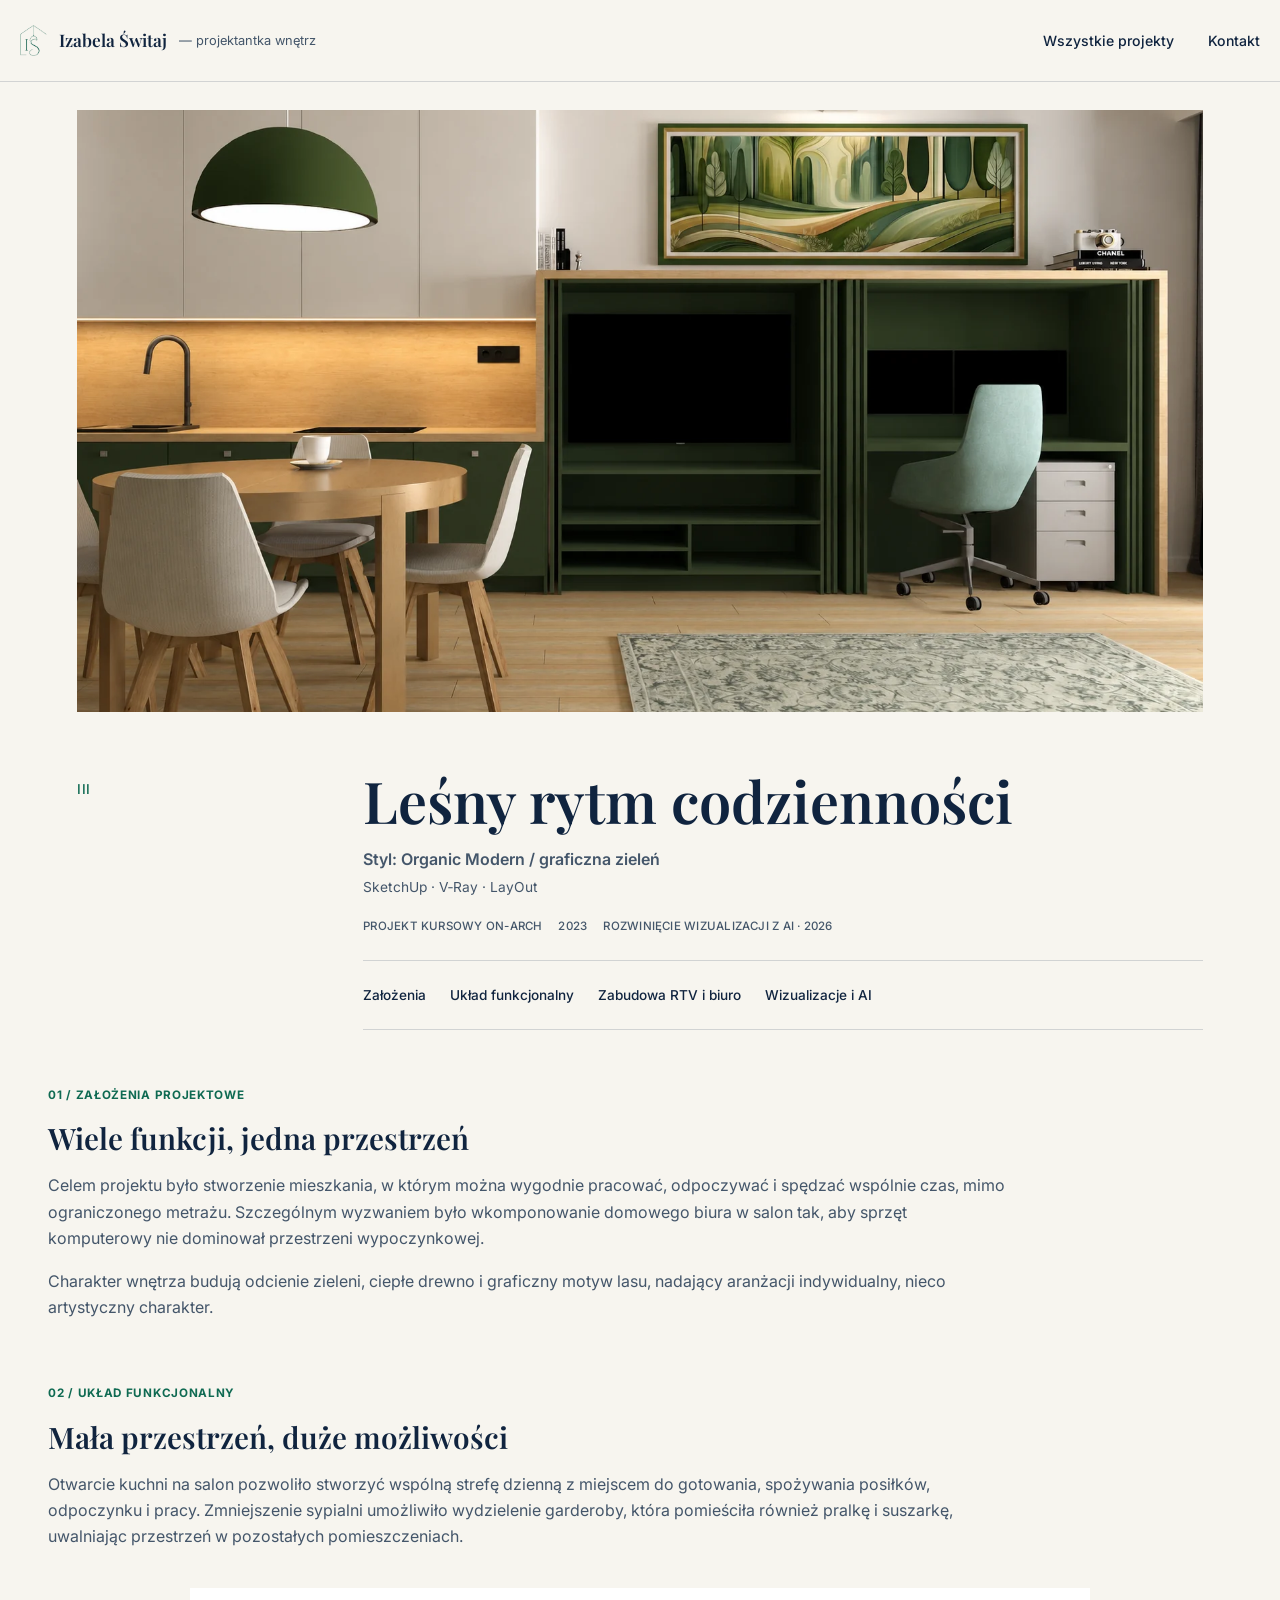
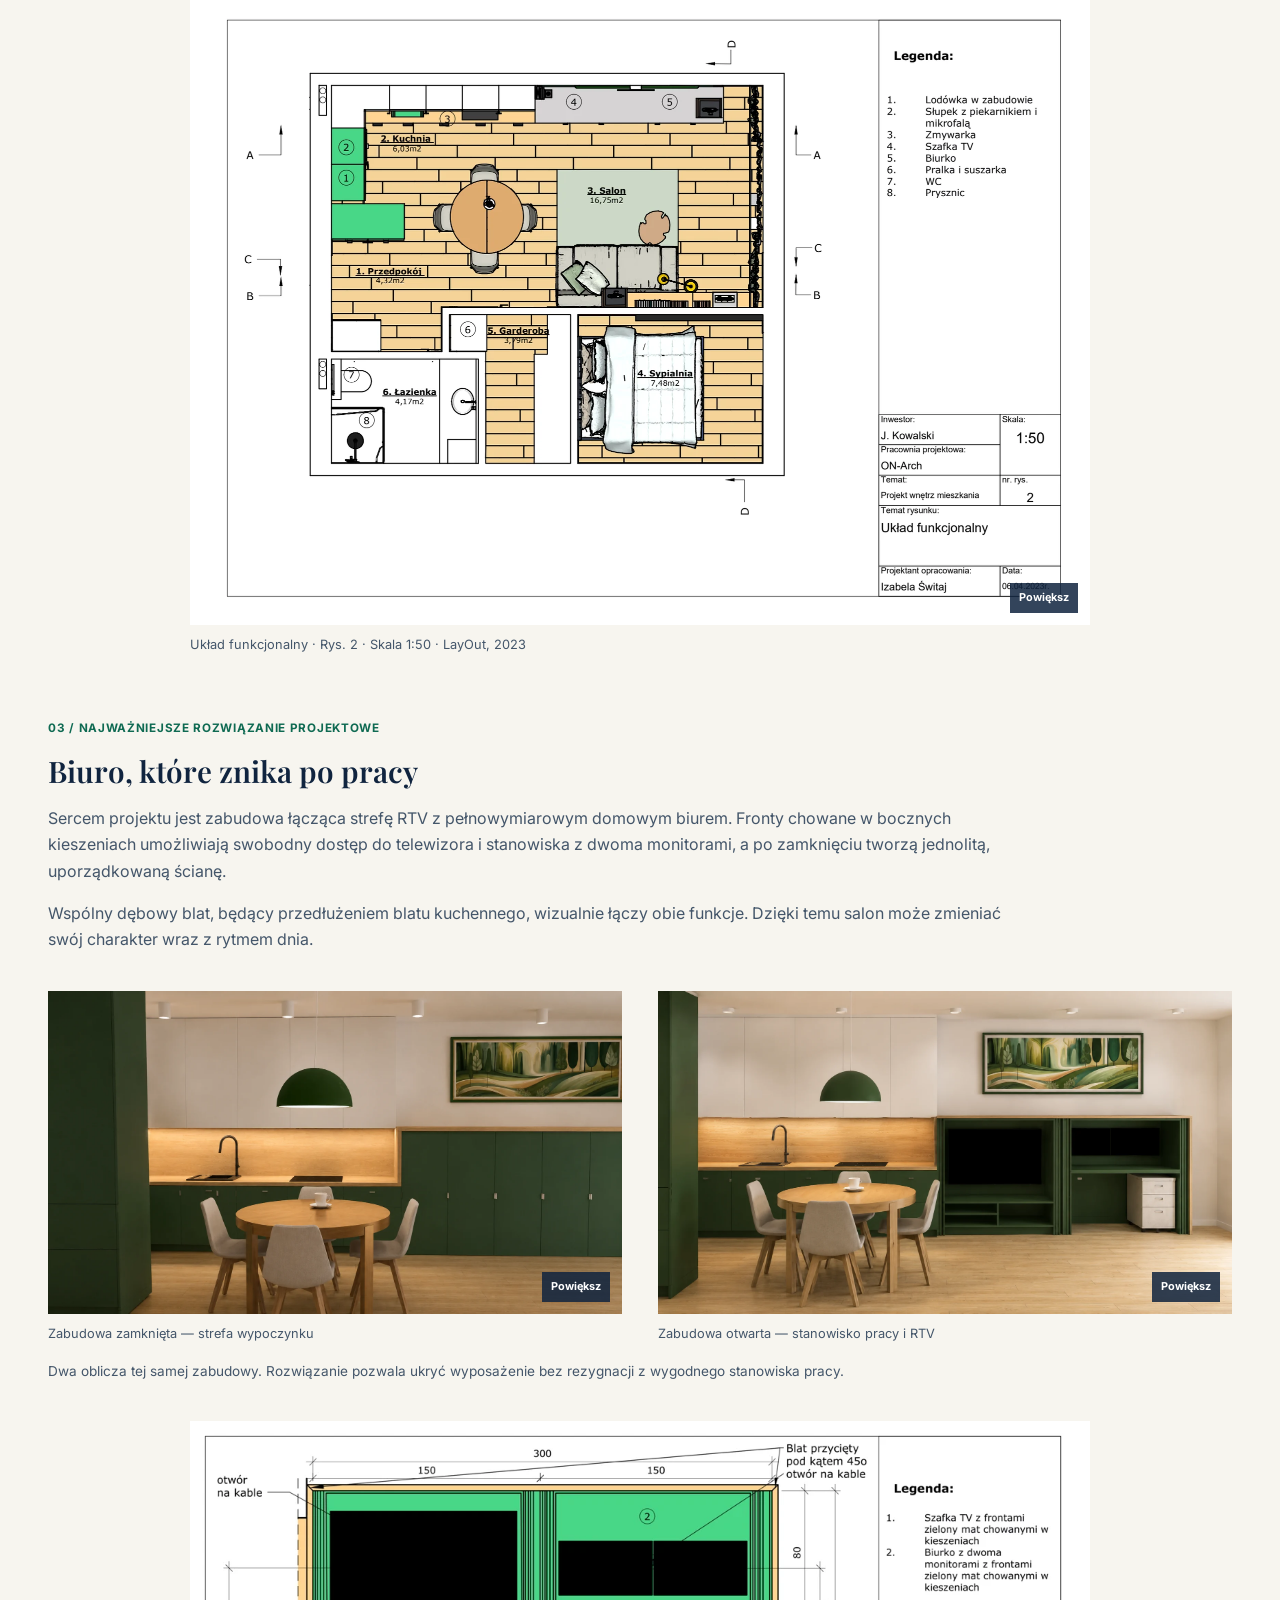
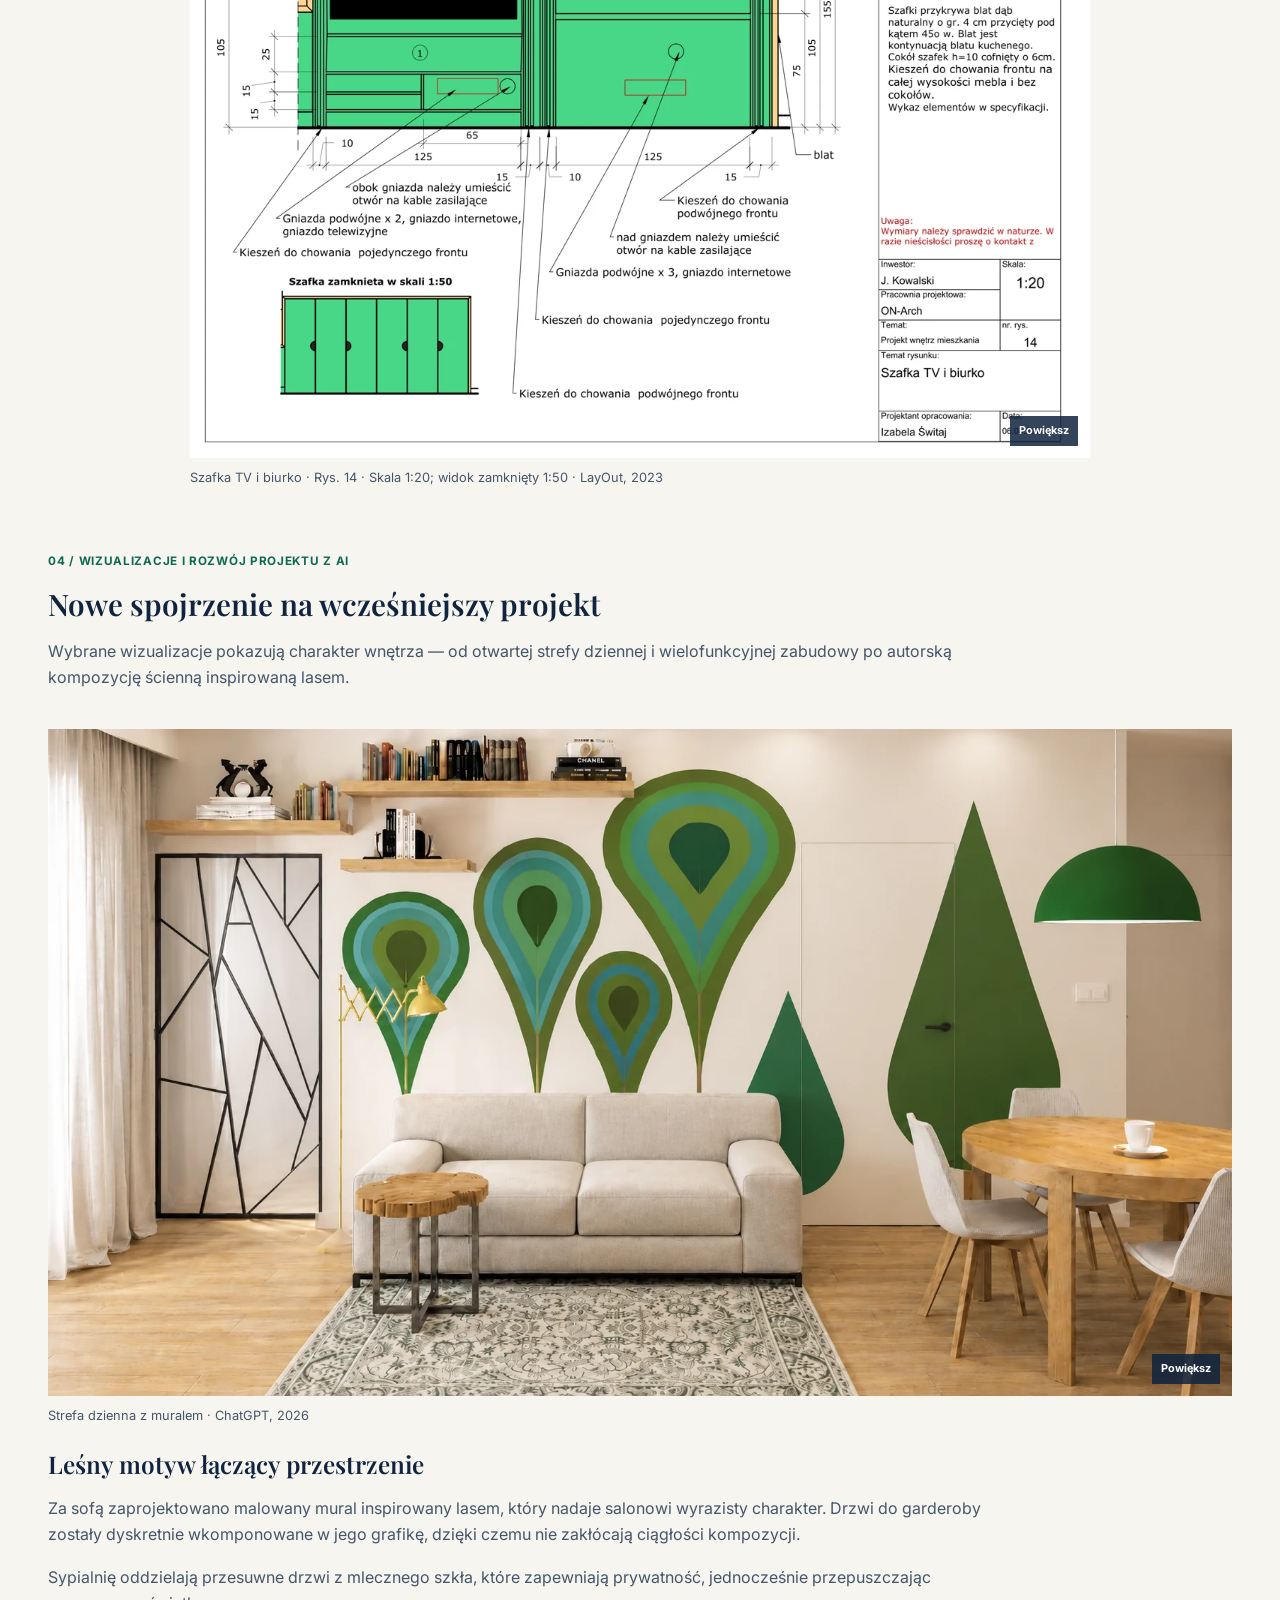
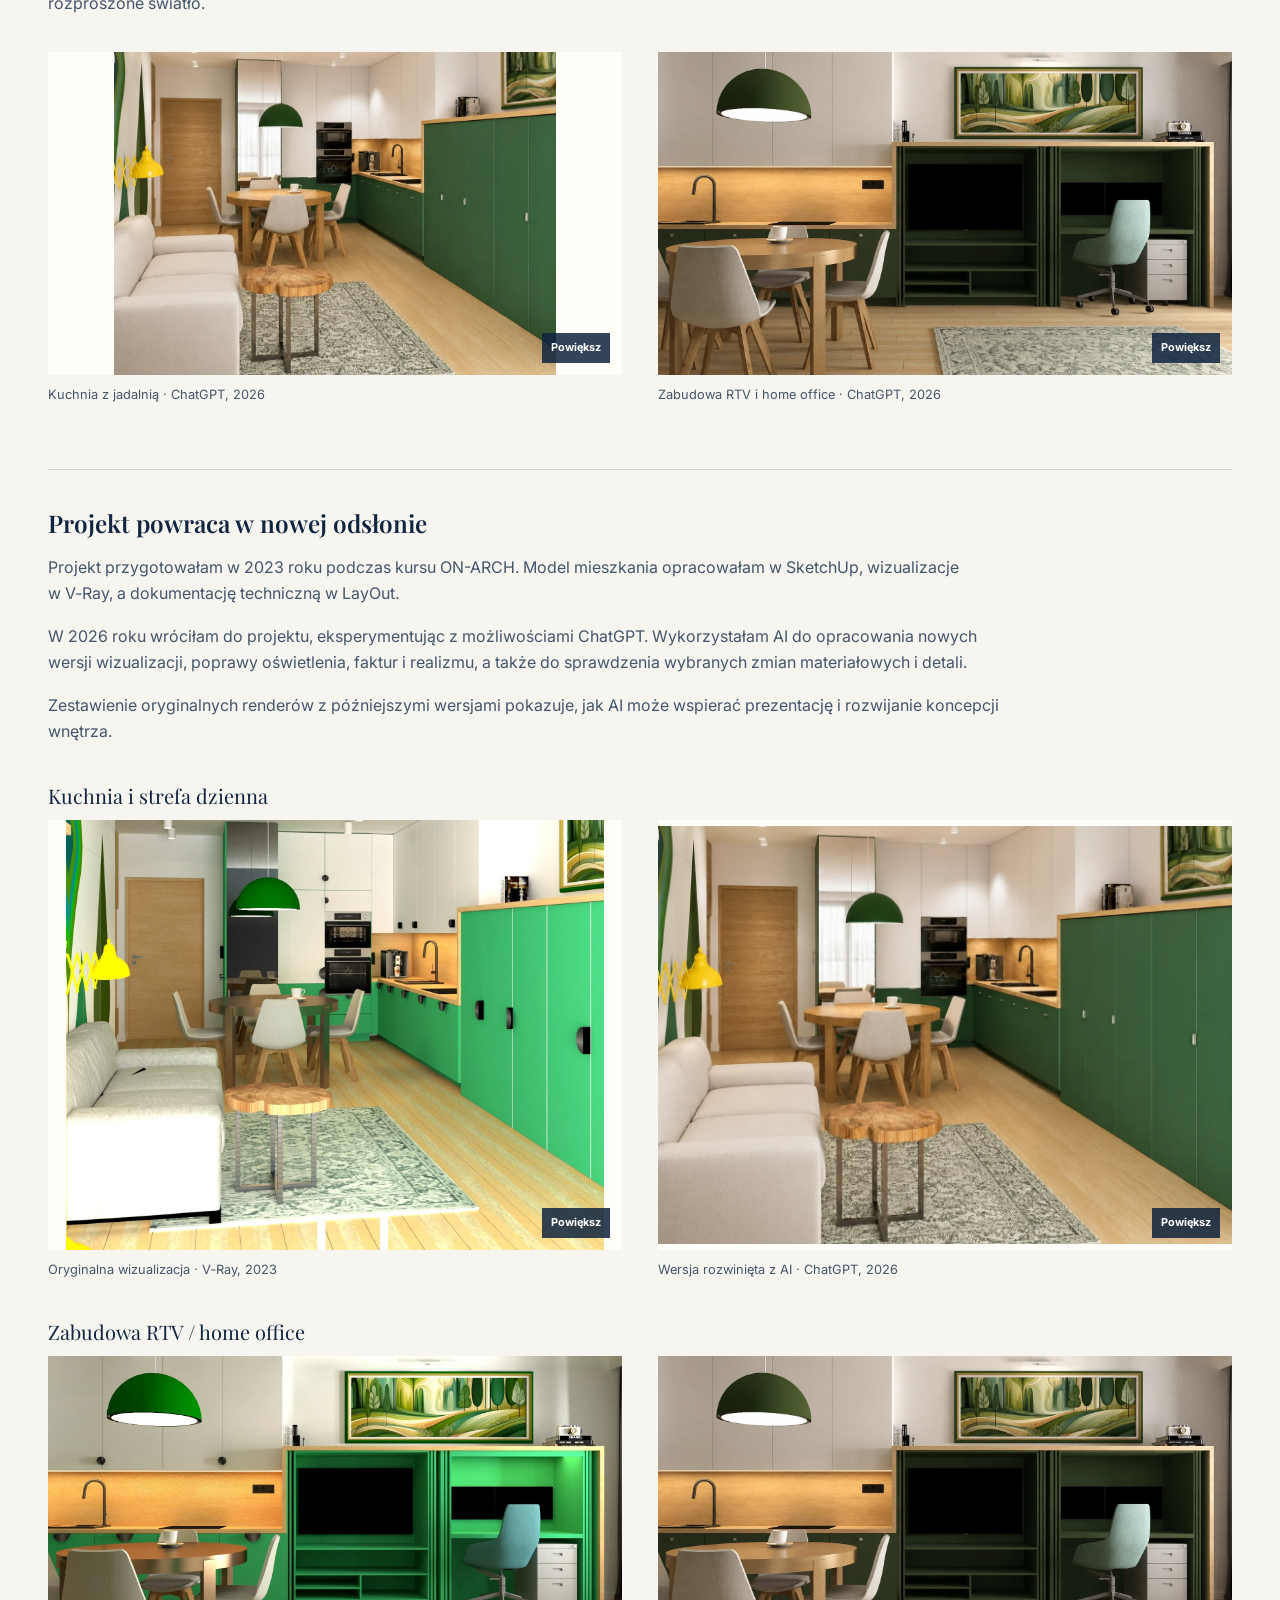
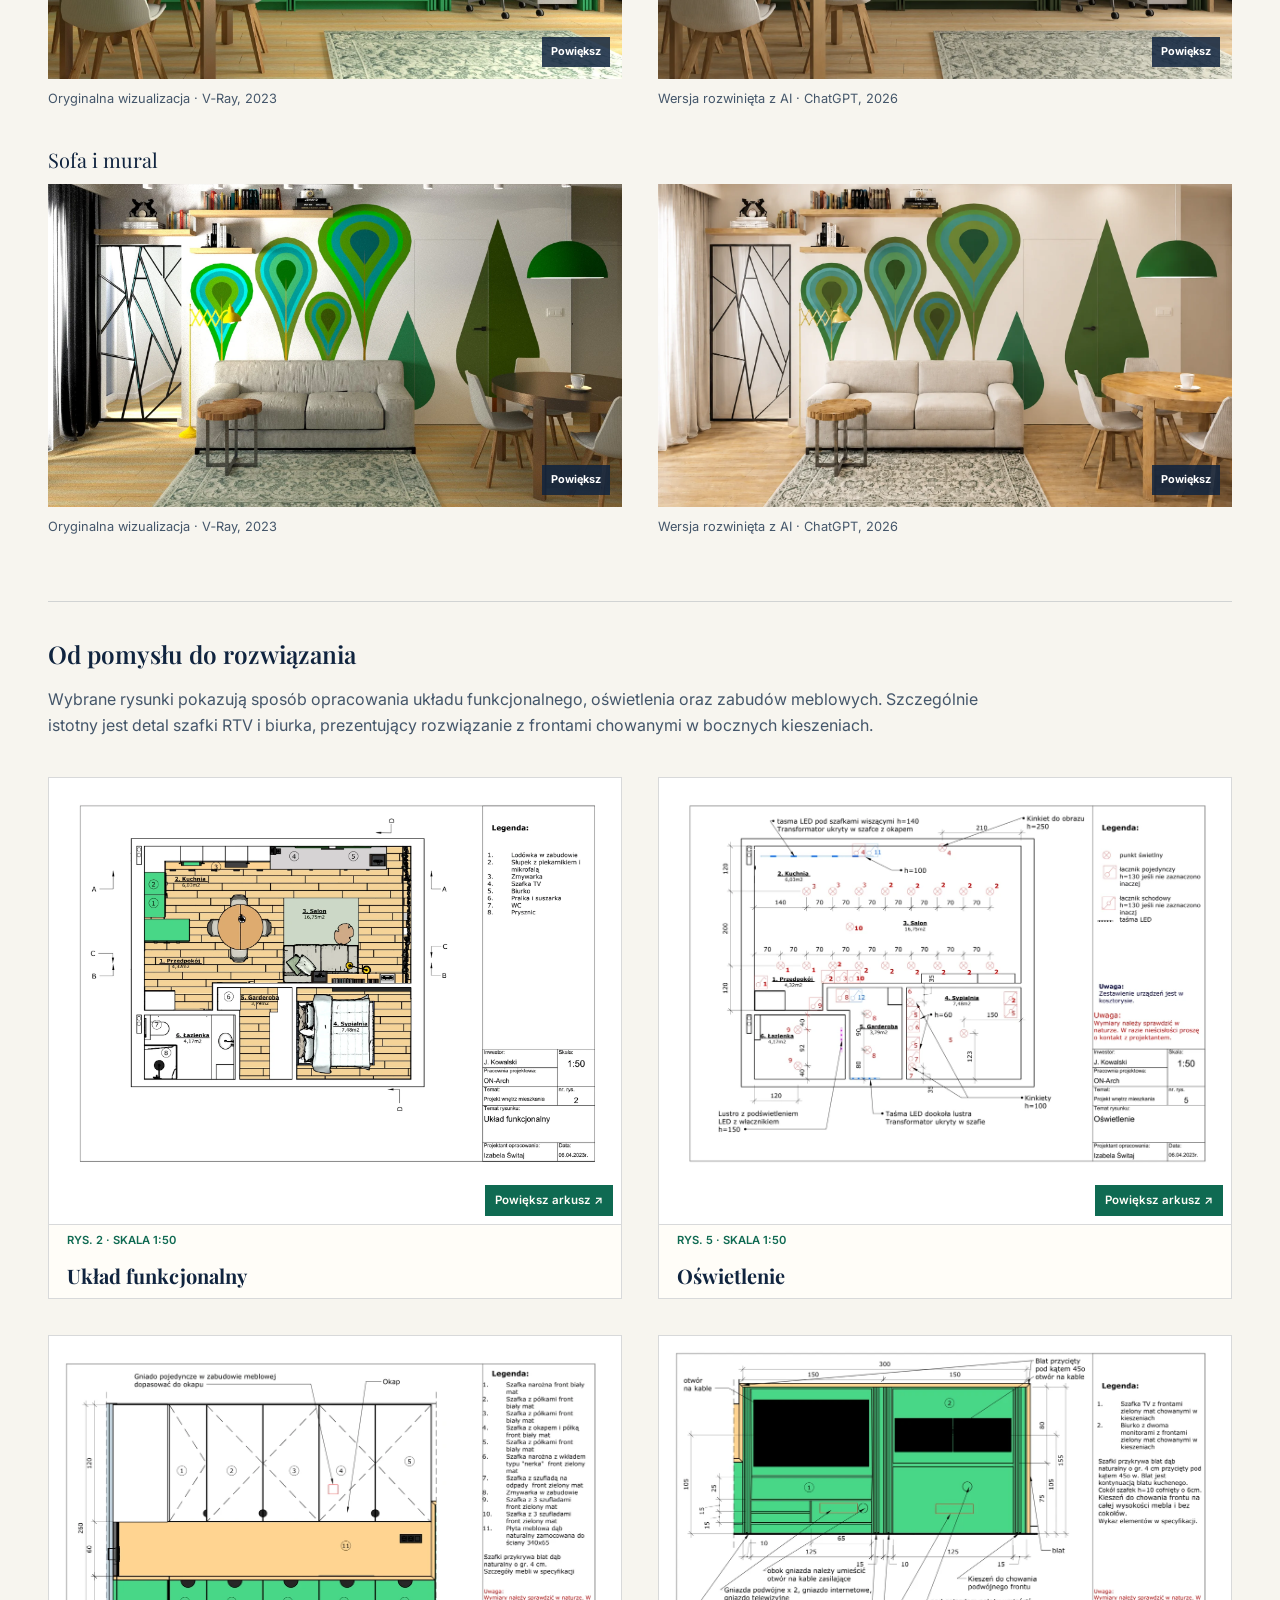
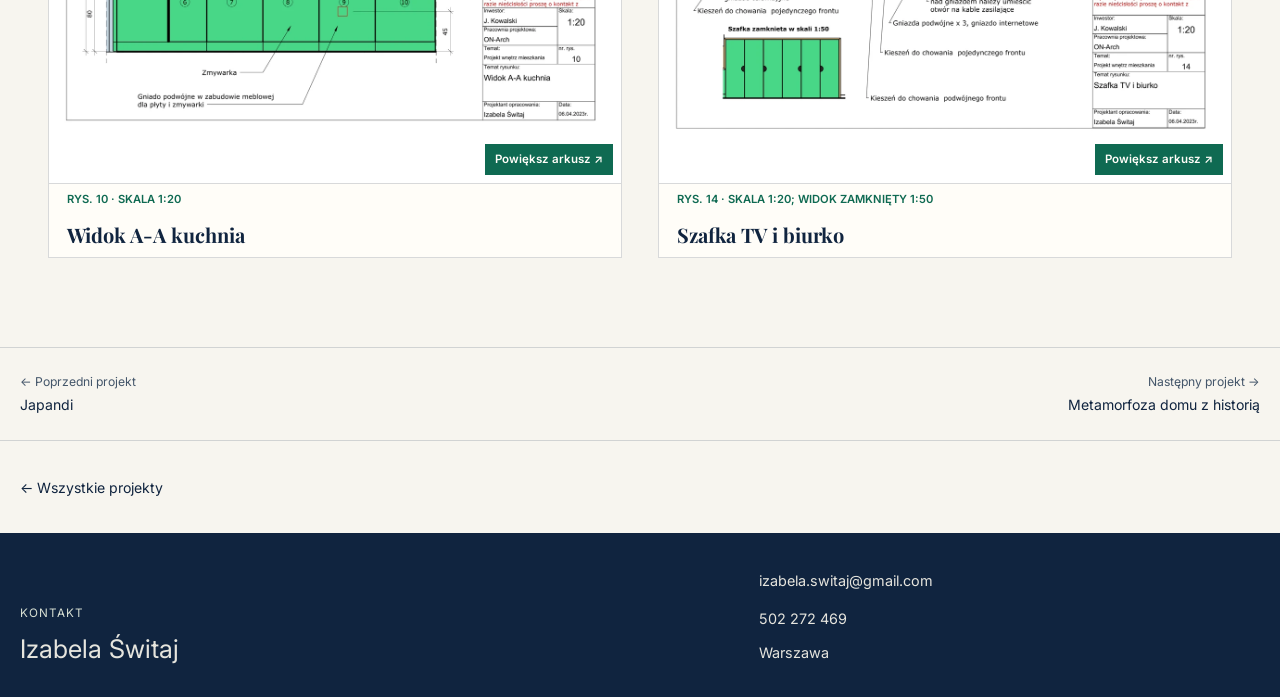
<file: portfolio/lesny-rytm/index.html>
<!doctype html>
<html lang="pl">
  <head>
    <meta charset="utf-8" />
    <meta name="viewport" content="width=device-width, initial-scale=1" />
    <meta
      name="description"
      content="Niewielkie mieszkanie z aneksem kuchennym i domowym biurem ukrytym w zielonej zabudowie."
    />
    <link rel="canonical" href="https://izabelaswitaj.pl/portfolio/lesny-rytm/" />
    <meta name="robots" content="index, follow" />
    <meta name="theme-color" content="#10243f" />
    <meta property="og:type" content="article" />
    <meta property="og:locale" content="pl_PL" />
    <meta property="og:title" content="Leśny rytm codzienności — Izabela Świtaj" />
    <meta
      property="og:description"
      content="Niewielkie mieszkanie z aneksem kuchennym i domowym biurem ukrytym w zielonej zabudowie."
    />
    <meta property="og:url" content="https://izabelaswitaj.pl/portfolio/lesny-rytm/" />
    <meta property="og:image" content="https://izabelaswitaj.pl/assets/gallery/organic-rtv-open.webp" />
    <meta property="og:image:alt" content="Leśny rytm codzienności" />
    <meta name="twitter:card" content="summary_large_image" />
    <meta name="twitter:title" content="Leśny rytm codzienności — Izabela Świtaj" />
    <meta
      name="twitter:description"
      content="Niewielkie mieszkanie z aneksem kuchennym i domowym biurem ukrytym w zielonej zabudowie."
    />
    <meta name="twitter:image" content="https://izabelaswitaj.pl/assets/gallery/organic-rtv-open.webp" />
    <title>Leśny rytm codzienności — Izabela Świtaj</title>
    <link rel="icon" href="../../assets/logo.jpeg" type="image/jpeg" />
    <link rel="preconnect" href="https://fonts.googleapis.com" />
    <link rel="preconnect" href="https://fonts.gstatic.com" crossorigin />
    <link
      href="https://fonts.googleapis.com/css2?family=Inter:wght@400;500;600;700&family=Playfair+Display:wght@600;700&display=swap"
      rel="stylesheet"
    />
    <link rel="stylesheet" href="../portfolio.css?v=20261106-unify" />
    <link rel="stylesheet" href="../neomodernizm/documentation.css?v=20261105-4" />
    <link rel="stylesheet" href="lesny-rytm.css?v=20261106-1" />
    <script type="application/ld+json">
{
  "@context": "https://schema.org",
  "@type": "CreativeWork",
  "name": "Leśny rytm codzienności",
  "description": "Niewielkie mieszkanie z aneksem kuchennym i domowym biurem ukrytym w zielonej zabudowie.",
  "url": "https://izabelaswitaj.pl/portfolio/lesny-rytm/",
  "image": "https://izabelaswitaj.pl/assets/gallery/organic-rtv-open.webp",
  "inLanguage": "pl",
  "creator": {
    "@type": "Person",
    "name": "Izabela Świtaj",
    "url": "https://izabelaswitaj.pl/"
  }
}
</script>
  </head>
  <body class="case-page">
<a class="skip-link" href="#projekt-lesny-rytm">Przejdź do projektu</a>
<header class="portfolio-header"><a class="brand" href="/portfolio/"><img src="../../assets/is-sygnet.png" alt="" width="630" height="725" /><strong>Izabela Świtaj</strong><span>— projektantka wnętrz</span></a><nav aria-label="Nawigacja portfolio"><a href="/portfolio/">Wszystkie projekty</a><a href="#kontakt">Kontakt</a></nav></header>
<main><div class="case-cover"><img srcset="../../assets/gallery/previews/organic-rtv-open.webp 640w, ../../assets/gallery/organic-rtv-open.webp 1672w" sizes="(max-width:900px) calc(100vw - 40px), 88vw" src="../../assets/gallery/organic-rtv-open.webp" alt="Zielona zabudowa łącząca telewizor i home office — wizualizacja rozwinięta z ChatGPT w 2026 roku" width="1672" height="941" fetchpriority="high" decoding="async" /></div>
<section class="projects case-content" aria-label="Prezentacja projektu"><article id="projekt-lesny-rytm" class="project project--organic" aria-labelledby="project-organic-title">
<header class="project-heading"><p class="project-number">III</p><div class="project-intro"><h1 id="project-organic-title">Leśny rytm codzienności</h1><p class="project-style">Styl: Organic Modern / graficzna zieleń</p><p class="project-software"><span class="no-break">SketchUp</span> · V‑Ray · <span class="no-break">LayOut</span></p><ul class="project-tags" aria-label="Metryka projektu"><li>Projekt kursowy ON-ARCH</li><li>2023</li><li>Rozwinięcie wizualizacji z AI · 2026</li></ul><nav class="project-index" aria-label="Spis treści projektu"><a href="#zalozenia">Założenia</a><a href="#uklad">Układ funkcjonalny</a><a href="#zabudowa">Zabudowa RTV i biuro</a><a href="#wizualizacje">Wizualizacje i AI</a></nav></div></header>
<div class="project-story organic-story">

<section id="zalozenia" class="organic-section case-brief" aria-labelledby="zalozenia-title"><div class="organic-editorial"><p class="eyebrow">01 / Założenia projektowe</p><h2 id="zalozenia-title">Wiele funkcji, jedna przestrzeń</h2><p>Celem projektu było stworzenie mieszkania, w którym można wygodnie pracować, odpoczywać i spędzać wspólnie czas, mimo ograniczonego metrażu. Szczególnym wyzwaniem było wkomponowanie domowego biura w salon tak, aby sprzęt komputerowy nie dominował przestrzeni wypoczynkowej.</p><p>Charakter wnętrza budują odcienie zieleni, ciepłe drewno i graficzny motyw lasu, nadający aranżacji indywidualny, nieco artystyczny charakter.</p></div>
</section>
<section id="uklad" class="organic-section" aria-labelledby="uklad-title"><div class="organic-editorial"><p class="eyebrow">02 / Układ funkcjonalny</p><h2 id="uklad-title">Mała przestrzeń, duże możliwości</h2><p class="organic-copy">Otwarcie kuchni na salon pozwoliło stworzyć wspólną strefę dzienną z miejscem do gotowania, spożywania posiłków, odpoczynku i pracy. Zmniejszenie sypialni umożliwiło wydzielenie garderoby, która pomieściła również pralkę i suszarkę, uwalniając przestrzeń w pozostałych pomieszczeniach.</p>
</div>
<figure class="gallery-item organic-plan"><button class="image-button image-button--contain" type="button" data-lightbox-src="../../assets/documentation/lesny-rytm/details/arkusz-2.png" data-lightbox-caption="Układ funkcjonalny · Rys. 2 · Skala 1:50 · LayOut, 2023" aria-label="Powiększ: Układ funkcjonalny — rysunek 2"><img src="../../assets/gallery/organic-plan.webp" alt="Układ funkcjonalny — oryginalny arkusz LayOut, rysunek 2" width="1800" height="1273" loading="lazy" decoding="async" /></button><figcaption>Układ funkcjonalny · Rys. 2 · Skala 1:50 · <span class="no-break">LayOut</span>, 2023</figcaption></figure>
</section>
<section id="zabudowa" class="organic-section" aria-labelledby="zabudowa-title"><div class="organic-editorial"><p class="eyebrow">03 / Najważniejsze rozwiązanie projektowe</p><h2 id="zabudowa-title">Biuro, które znika po pracy</h2><div class="organic-copy"><p>Sercem projektu jest zabudowa łącząca strefę RTV z pełnowymiarowym domowym biurem. Fronty chowane w bocznych kieszeniach umożliwiają swobodny dostęp do telewizora i stanowiska z dwoma monitorami, a po zamknięciu tworzą jednolitą, uporządkowaną ścianę.</p><p>Wspólny dębowy blat, będący przedłużeniem blatu kuchennego, wizualnie łączy obie funkcje. Dzięki temu salon może zmieniać swój charakter wraz z rytmem dnia.</p></div>
</div>
<div class="organic-grid"><figure class="gallery-item"><button class="image-button" type="button" data-lightbox-src="../../assets/gallery/organic-rtv-closed.webp" data-lightbox-caption="Zabudowa zamknięta — strefa wypoczynku" aria-label="Powiększ: Zielone fronty ukrywające telewizor i stanowisko pracy"><img src="../../assets/gallery/organic-rtv-closed.webp" alt="Zielone fronty ukrywające telewizor i stanowisko pracy" width="1672" height="941" loading="lazy" decoding="async" /></button><figcaption>Zabudowa zamknięta — strefa wypoczynku</figcaption></figure>
<figure class="gallery-item"><button class="image-button" type="button" data-lightbox-src="../../assets/gallery/organic-home-office.webp" data-lightbox-caption="Zabudowa otwarta — stanowisko pracy i RTV" aria-label="Powiększ: Dwie wnęki z telewizorem, biurkiem, dwoma monitorami i kontenerkiem"><img src="../../assets/gallery/organic-home-office.webp" alt="Dwie wnęki z telewizorem, biurkiem, dwoma monitorami i kontenerkiem" width="1672" height="941" loading="lazy" decoding="async" /></button><figcaption>Zabudowa otwarta — stanowisko pracy i RTV</figcaption></figure>
</div><p class="concept-note organic-copy">Dwa oblicza tej samej zabudowy. Rozwiązanie pozwala ukryć wyposażenie bez rezygnacji z wygodnego stanowiska pracy.</p><figure class="gallery-item organic-detail"><button class="image-button image-button--contain" type="button" data-lightbox-src="../../assets/documentation/lesny-rytm/details/arkusz-14.png" data-lightbox-caption="Szafka TV i biurko · Rys. 14 · Skala 1:20; widok zamknięty 1:50 · LayOut, 2023" aria-label="Powiększ: Szafka TV i biurko — rysunek 14"><img src="../../assets/documentation/lesny-rytm/thumbs/arkusz-14.webp" alt="Szafka TV i biurko — oryginalny arkusz LayOut, rysunek 14" width="1200" height="849" loading="lazy" decoding="async" /></button><figcaption>Szafka TV i biurko · Rys. 14 · Skala 1:20; widok zamknięty 1:50 · <span class="no-break">LayOut</span>, 2023</figcaption></figure>
</section>
<section id="wizualizacje" class="organic-section" aria-labelledby="wizualizacje-title"><div class="organic-editorial"><p class="eyebrow">04 / Wizualizacje i rozwój projektu z AI</p><h2 id="wizualizacje-title">Nowe spojrzenie na wcześniejszy projekt</h2><p>Wybrane wizualizacje pokazują charakter wnętrza — od otwartej strefy dziennej i wielofunkcyjnej zabudowy po autorską kompozycję ścienną inspirowaną lasem.</p>
</div>
<div class="organic-grid organic-renders"><div class="organic-mural"><figure class="gallery-item"><button class="image-button" type="button" data-lightbox-src="../../assets/gallery/organic-sofa.webp" data-lightbox-caption="Strefa dzienna z muralem · ChatGPT, 2026" aria-label="Powiększ: Strefa dzienna z muralem · ChatGPT, 2026"><img src="../../assets/gallery/organic-sofa.webp" alt="Strefa dzienna z muralem · ChatGPT, 2026" width="1672" height="941" loading="lazy" decoding="async" /></button><figcaption>Strefa dzienna z muralem · ChatGPT, 2026</figcaption></figure>
<div class="organic-copy organic-mural-copy"><h3>Leśny motyw łączący przestrzenie</h3><p>Za sofą zaprojektowano malowany mural inspirowany lasem, który nadaje salonowi wyrazisty charakter. Drzwi do garderoby zostały dyskretnie wkomponowane w jego grafikę, dzięki czemu nie zakłócają ciągłości kompozycji.</p><p>Sypialnię oddzielają przesuwne drzwi z mlecznego szkła, które zapewniają prywatność, jednocześnie przepuszczając rozproszone światło.</p></div></div>
<figure class="gallery-item"><button class="image-button" type="button" data-lightbox-src="../../assets/gallery/organic-kitchen.webp" data-lightbox-caption="Kuchnia z jadalnią · ChatGPT, 2026" aria-label="Powiększ: Kuchnia z jadalnią · ChatGPT, 2026"><img src="../../assets/gallery/organic-kitchen.webp" alt="Kuchnia z jadalnią · ChatGPT, 2026" width="1184" height="864" loading="lazy" decoding="async" /></button><figcaption>Kuchnia z jadalnią · ChatGPT, 2026</figcaption></figure>
<figure class="gallery-item"><button class="image-button" type="button" data-lightbox-src="../../assets/gallery/organic-rtv-open.webp" data-lightbox-caption="Zabudowa RTV i home office · ChatGPT, 2026" aria-label="Powiększ: Zabudowa RTV i home office · ChatGPT, 2026"><img src="../../assets/gallery/organic-rtv-open.webp" alt="Zabudowa RTV i home office · ChatGPT, 2026" width="1672" height="941" loading="lazy" decoding="async" /></button><figcaption>Zabudowa RTV i home office · ChatGPT, 2026</figcaption></figure>
</div>
<div class="organic-ai"><div class="organic-editorial"><h3>Projekt powraca w nowej odsłonie</h3><div class="organic-copy"><p>Projekt przygotowałam w 2023 roku podczas kursu ON-ARCH. Model mieszkania opracowałam w <span class="no-break">SketchUp</span>, wizualizacje w V‑Ray, a dokumentację techniczną w <span class="no-break">LayOut</span>.</p><p>W 2026 roku wróciłam do projektu, eksperymentując z możliwościami ChatGPT. Wykorzystałam AI do opracowania nowych wersji wizualizacji, poprawy oświetlenia, faktur i realizmu, a także do sprawdzenia wybranych zmian materiałowych i detali.</p><p>Zestawienie oryginalnych renderów z późniejszymi wersjami pokazuje, jak AI może wspierać prezentację i rozwijanie koncepcji wnętrza.</p></div>
</div>
<section class="organic-comparison organic-comparison--kitchen"><h4>Kuchnia i strefa dzienna</h4><div class="organic-grid"><figure class="gallery-item"><button class="image-button" type="button" data-lightbox-src="../../assets/gallery/organic-original-kitchen.webp" data-lightbox-caption="Oryginalna wizualizacja · V‑Ray, 2023" aria-label="Powiększ: Kuchnia i strefa dzienna — oryginalny rendering V‑Ray z 2023 roku"><img src="../../assets/gallery/organic-original-kitchen.webp" alt="Kuchnia i strefa dzienna — oryginalny rendering V‑Ray z 2023 roku" width="1600" height="1280" loading="lazy" decoding="async" /></button><figcaption>Oryginalna wizualizacja · V‑Ray, 2023</figcaption></figure>
<figure class="gallery-item"><button class="image-button" type="button" data-lightbox-src="../../assets/gallery/organic-kitchen.webp" data-lightbox-caption="Wersja rozwinięta z AI · ChatGPT, 2026" aria-label="Powiększ: Kuchnia i strefa dzienna — rozwinięcie wizualizacji z ChatGPT z 2026 roku"><img src="../../assets/gallery/organic-kitchen.webp" alt="Kuchnia i strefa dzienna — rozwinięcie wizualizacji z ChatGPT z 2026 roku" width="1184" height="864" loading="lazy" decoding="async" /></button><figcaption>Wersja rozwinięta z AI · ChatGPT, 2026</figcaption></figure>
</div></section>
<section class="organic-comparison"><h4>Zabudowa RTV / home office</h4><div class="organic-grid"><figure class="gallery-item"><button class="image-button" type="button" data-lightbox-src="../../assets/gallery/organic-original-office.webp" data-lightbox-caption="Oryginalna wizualizacja · V‑Ray, 2023" aria-label="Powiększ: Zabudowa RTV / home office — oryginalny rendering V‑Ray z 2023 roku"><img src="../../assets/gallery/organic-original-office.webp" alt="Zabudowa RTV / home office — oryginalny rendering V‑Ray z 2023 roku" width="1920" height="1080" loading="lazy" decoding="async" /></button><figcaption>Oryginalna wizualizacja · V‑Ray, 2023</figcaption></figure>
<figure class="gallery-item"><button class="image-button" type="button" data-lightbox-src="../../assets/gallery/organic-rtv-open.webp" data-lightbox-caption="Wersja rozwinięta z AI · ChatGPT, 2026" aria-label="Powiększ: Zabudowa RTV / home office — rozwinięcie wizualizacji z ChatGPT z 2026 roku"><img src="../../assets/gallery/organic-rtv-open.webp" alt="Zabudowa RTV / home office — rozwinięcie wizualizacji z ChatGPT z 2026 roku" width="1672" height="941" loading="lazy" decoding="async" /></button><figcaption>Wersja rozwinięta z AI · ChatGPT, 2026</figcaption></figure>
</div></section>
<section class="organic-comparison"><h4>Sofa i mural</h4><div class="organic-grid"><figure class="gallery-item"><button class="image-button" type="button" data-lightbox-src="../../assets/gallery/organic-original-sofa.webp" data-lightbox-caption="Oryginalna wizualizacja · V‑Ray, 2023" aria-label="Powiększ: Sofa i mural — oryginalny rendering V‑Ray z 2023 roku"><img src="../../assets/gallery/organic-original-sofa.webp" alt="Sofa i mural — oryginalny rendering V‑Ray z 2023 roku" width="1920" height="1080" loading="lazy" decoding="async" /></button><figcaption>Oryginalna wizualizacja · V‑Ray, 2023</figcaption></figure>
<figure class="gallery-item"><button class="image-button" type="button" data-lightbox-src="../../assets/gallery/organic-sofa.webp" data-lightbox-caption="Wersja rozwinięta z AI · ChatGPT, 2026" aria-label="Powiększ: Sofa i mural — rozwinięcie wizualizacji z ChatGPT z 2026 roku"><img src="../../assets/gallery/organic-sofa.webp" alt="Sofa i mural — rozwinięcie wizualizacji z ChatGPT z 2026 roku" width="1672" height="941" loading="lazy" decoding="async" /></button><figcaption>Wersja rozwinięta z AI · ChatGPT, 2026</figcaption></figure>
</div></section>
</div><section id="dokumentacja-techniczna" class="organic-documentation" aria-labelledby="dokumentacja-title"><div class="organic-editorial"><h3 id="dokumentacja-title">Od pomysłu do rozwiązania</h3><p class="organic-copy">Wybrane rysunki pokazują sposób opracowania układu funkcjonalnego, oświetlenia oraz zabudów meblowych. Szczególnie istotny jest detal szafki RTV i biurka, prezentujący rozwiązanie z frontami chowanymi w bocznych kieszeniach.</p></div>
<div class="technical-grid"><article class="technical-card"><button type="button" class="technical-open" data-technical-page="2" aria-label="Powiększ rysunek 2: Układ funkcjonalny"><img src="../../assets/gallery/organic-plan.webp" alt="Układ funkcjonalny — cały arkusz 2" width="1800" height="1273" loading="lazy" decoding="async" /><span class="technical-open-label" aria-hidden="true">Powiększ arkusz ↗</span></button><div class="technical-card-copy"><p class="technical-meta">Rys. 2 · Skala 1:50</p><h4>Układ funkcjonalny</h4></div></article>
<article class="technical-card"><button type="button" class="technical-open" data-technical-page="5" aria-label="Powiększ rysunek 5: Oświetlenie"><img src="../../assets/documentation/lesny-rytm/thumbs/arkusz-5.webp" alt="Oświetlenie — cały arkusz 5" width="1200" height="849" loading="lazy" decoding="async" /><span class="technical-open-label" aria-hidden="true">Powiększ arkusz ↗</span></button><div class="technical-card-copy"><p class="technical-meta">Rys. 5 · Skala 1:50</p><h4>Oświetlenie</h4></div></article>
<article class="technical-card"><button type="button" class="technical-open" data-technical-page="10" aria-label="Powiększ rysunek 10: Widok A-A kuchnia"><img src="../../assets/documentation/lesny-rytm/thumbs/arkusz-10.webp" alt="Widok A-A kuchnia — cały arkusz 10" width="1200" height="849" loading="lazy" decoding="async" /><span class="technical-open-label" aria-hidden="true">Powiększ arkusz ↗</span></button><div class="technical-card-copy"><p class="technical-meta">Rys. 10 · Skala 1:20</p><h4>Widok A-A kuchnia</h4></div></article>
<article class="technical-card"><button type="button" class="technical-open" data-technical-page="14" aria-label="Powiększ rysunek 14: Szafka TV i biurko"><img src="../../assets/documentation/lesny-rytm/thumbs/arkusz-14.webp" alt="Szafka TV i biurko — cały arkusz 14" width="1200" height="849" loading="lazy" decoding="async" /><span class="technical-open-label" aria-hidden="true">Powiększ arkusz ↗</span></button><div class="technical-card-copy"><p class="technical-meta">Rys. 14 · Skala 1:20; widok zamknięty 1:50</p><h4>Szafka TV i biurko</h4></div></article>
</div></section>
</section>
</div></article>
</section>
<nav class="project-pagination" aria-label="Pozostałe projekty"><a rel="prev" href="../japandi/"><span>← Poprzedni projekt</span>Japandi</a><a rel="next" href="../domek-babci/"><span>Następny projekt →</span>Metamorfoza domu z historią</a></nav><nav class="portfolio-return" aria-label="Powrót do portfolio"><a href="/portfolio/">← Wszystkie projekty</a></nav>
<footer id="kontakt" class="contact" aria-labelledby="contact-title"><div><p class="eyebrow">Kontakt</p><h2 id="contact-title">Izabela Świtaj</h2></div><address><a href="mailto:izabela.switaj@gmail.com">izabela.switaj@gmail.com</a><a href="tel:+48502272469">502 272 469</a><span>Warszawa</span></address></footer>
</main>
    <div class="portfolio-lightbox" role="dialog" aria-modal="true" aria-label="Podgląd zdjęcia projektu" hidden>
      <button class="lightbox-close" type="button" aria-label="Zamknij podgląd">×</button>
      <button class="lightbox-nav lightbox-prev" type="button" aria-label="Poprzednie zdjęcie">‹</button>
      <figure class="lightbox-frame">
        <img alt="" />
        <figcaption aria-live="polite" aria-atomic="true"></figcaption>
      </figure>
      <button class="lightbox-nav lightbox-next" type="button" aria-label="Następne zdjęcie">›</button>
    </div>

<script src="../portfolio.js?v=20261104-6"></script>
<dialog id="technical-sheet-viewer" aria-labelledby="technical-viewer-title">
  <header class="technical-viewer-header"><div><p id="technical-viewer-meta"></p><h2 id="technical-viewer-title">Rysunek techniczny</h2></div><button type="button" id="technical-close" aria-label="Zamknij rysunek techniczny" autofocus>×</button></header>
  <div class="technical-viewer-toolbar"><div class="technical-toolbar-group"><button type="button" id="technical-fit">Dopasuj</button><button type="button" id="technical-native">100%</button><button type="button" id="technical-zoom-out" aria-label="Pomniejsz rysunek">−</button><output id="technical-zoom-value" aria-live="polite">100%</output><button type="button" id="technical-zoom-in" aria-label="Powiększ rysunek">+</button></div>
  <div class="technical-toolbar-group"><button type="button" id="technical-previous" aria-label="Poprzedni rysunek">←</button><span id="technical-count"></span><button type="button" id="technical-next" aria-label="Następny rysunek">→</button><a id="technical-full-image" target="_blank" rel="noopener">Pełny arkusz ↗</a></div></div>
  <p class="technical-viewer-help">Powiększony arkusz możesz przeciągać lub przewijać.</p>
  <div class="technical-viewport" tabindex="0" role="region" aria-label="Powiększony arkusz — obszar przewijania"><img id="technical-large-image" alt="" draggable="false" /></div>
</dialog>
<script type="application/json" id="technical-sheet-data">[{"page": 2, "number": "2", "title": "Układ funkcjonalny", "scale": "1:50", "width": 3508, "height": 2481, "thumbnail": "../../assets/gallery/organic-plan.webp", "detail": "../../assets/documentation/lesny-rytm/details/arkusz-2.png"}, {"page": 5, "number": "5", "title": "Oświetlenie", "scale": "1:50", "width": 3508, "height": 2481, "thumbnail": "../../assets/documentation/lesny-rytm/thumbs/arkusz-5.webp", "detail": "../../assets/documentation/lesny-rytm/details/arkusz-5.png"}, {"page": 10, "number": "10", "title": "Widok A-A kuchnia", "scale": "1:20", "width": 3508, "height": 2481, "thumbnail": "../../assets/documentation/lesny-rytm/thumbs/arkusz-10.webp", "detail": "../../assets/documentation/lesny-rytm/details/arkusz-10.png"}, {"page": 14, "number": "14", "title": "Szafka TV i biurko", "scale": "1:20; widok zamknięty 1:50", "width": 3508, "height": 2481, "thumbnail": "../../assets/documentation/lesny-rytm/thumbs/arkusz-14.webp", "detail": "../../assets/documentation/lesny-rytm/details/arkusz-14.png"}]</script>
<script src="../neomodernizm/documentation.js?v=20261105-1"></script>
</body></html>
</file>
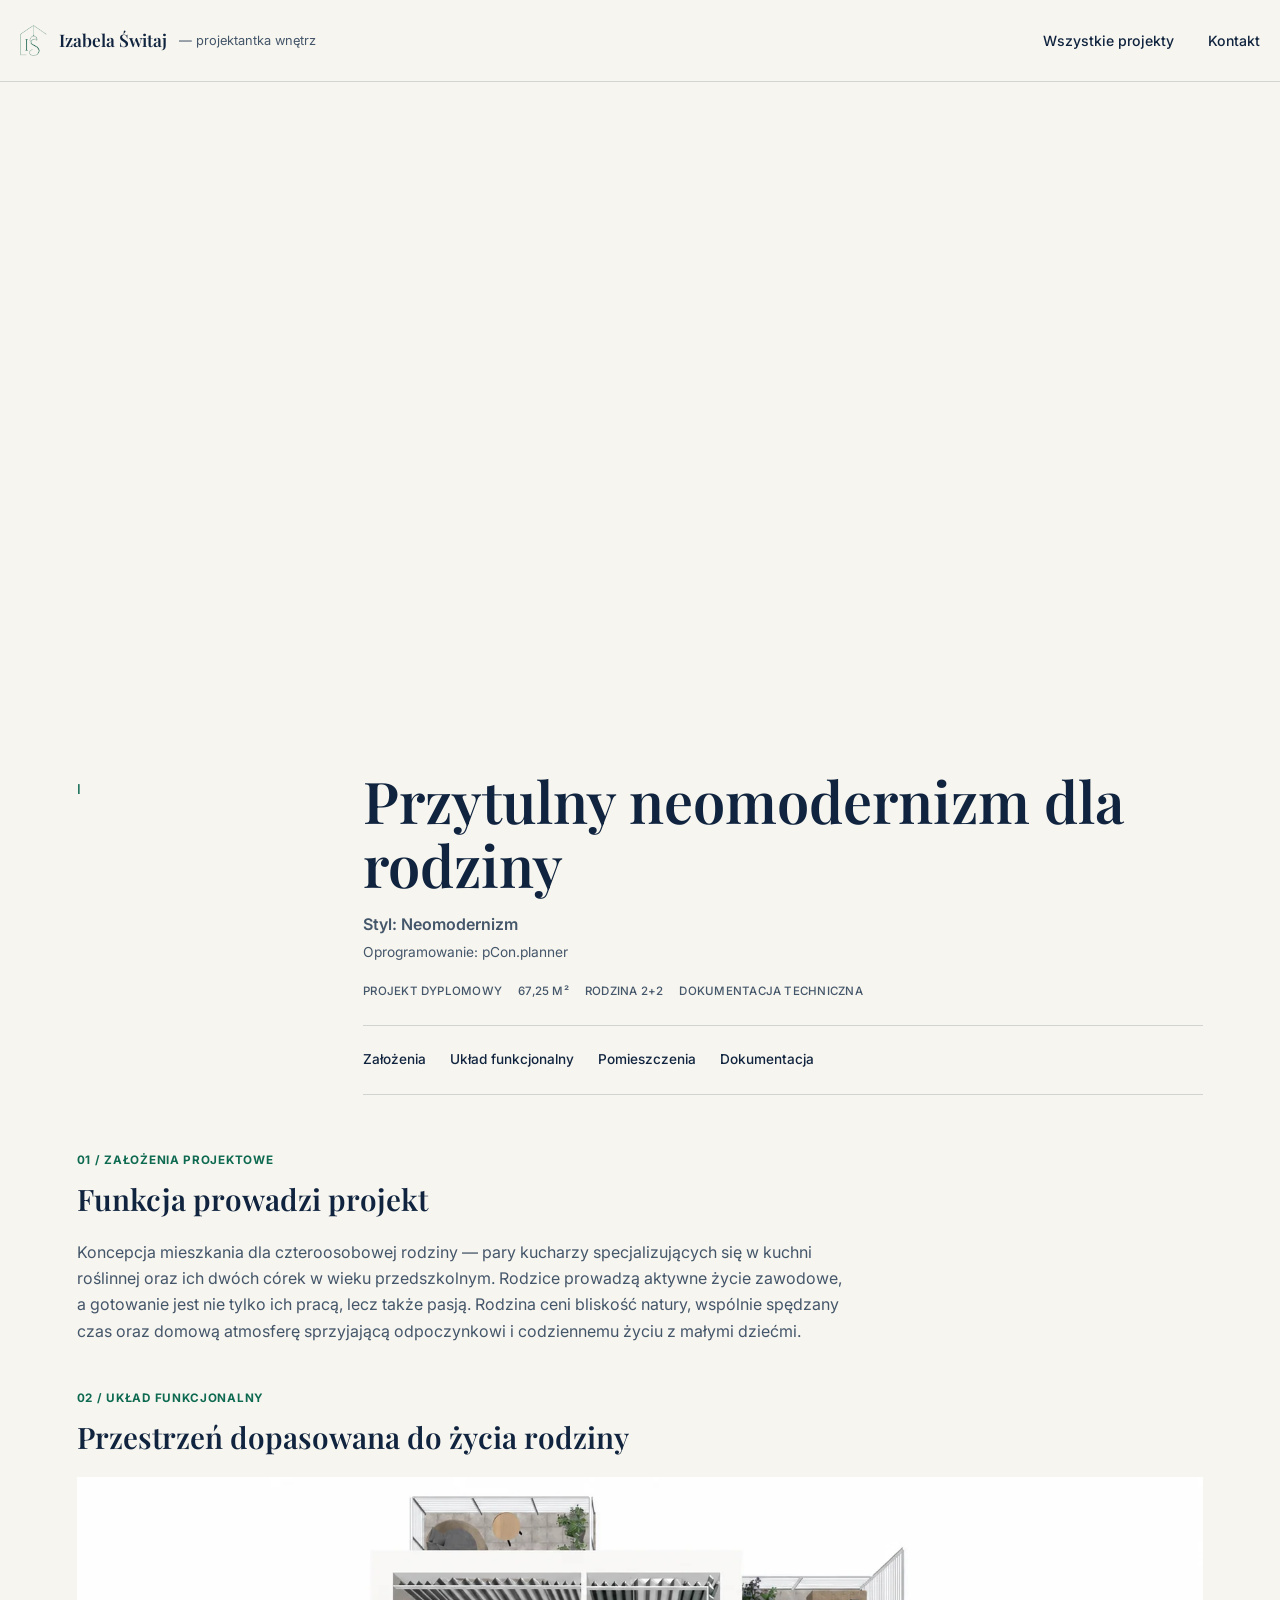
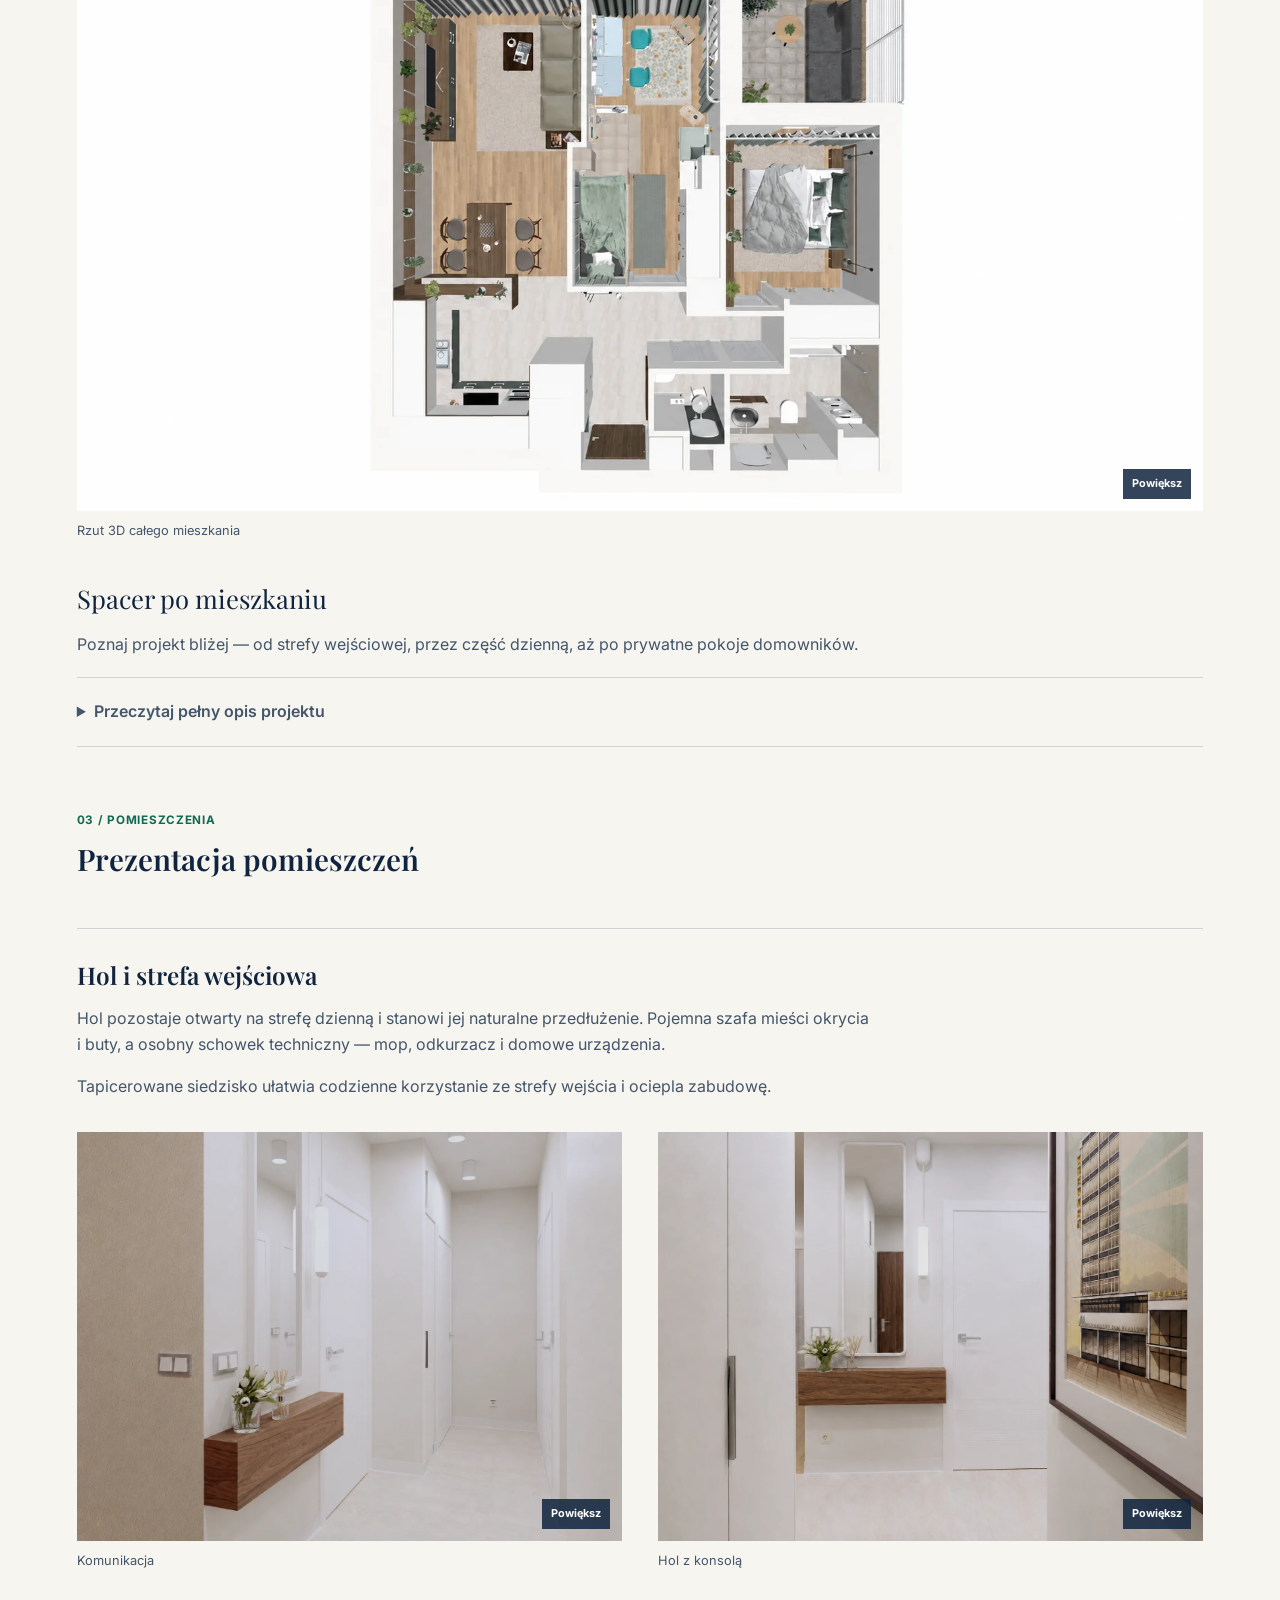
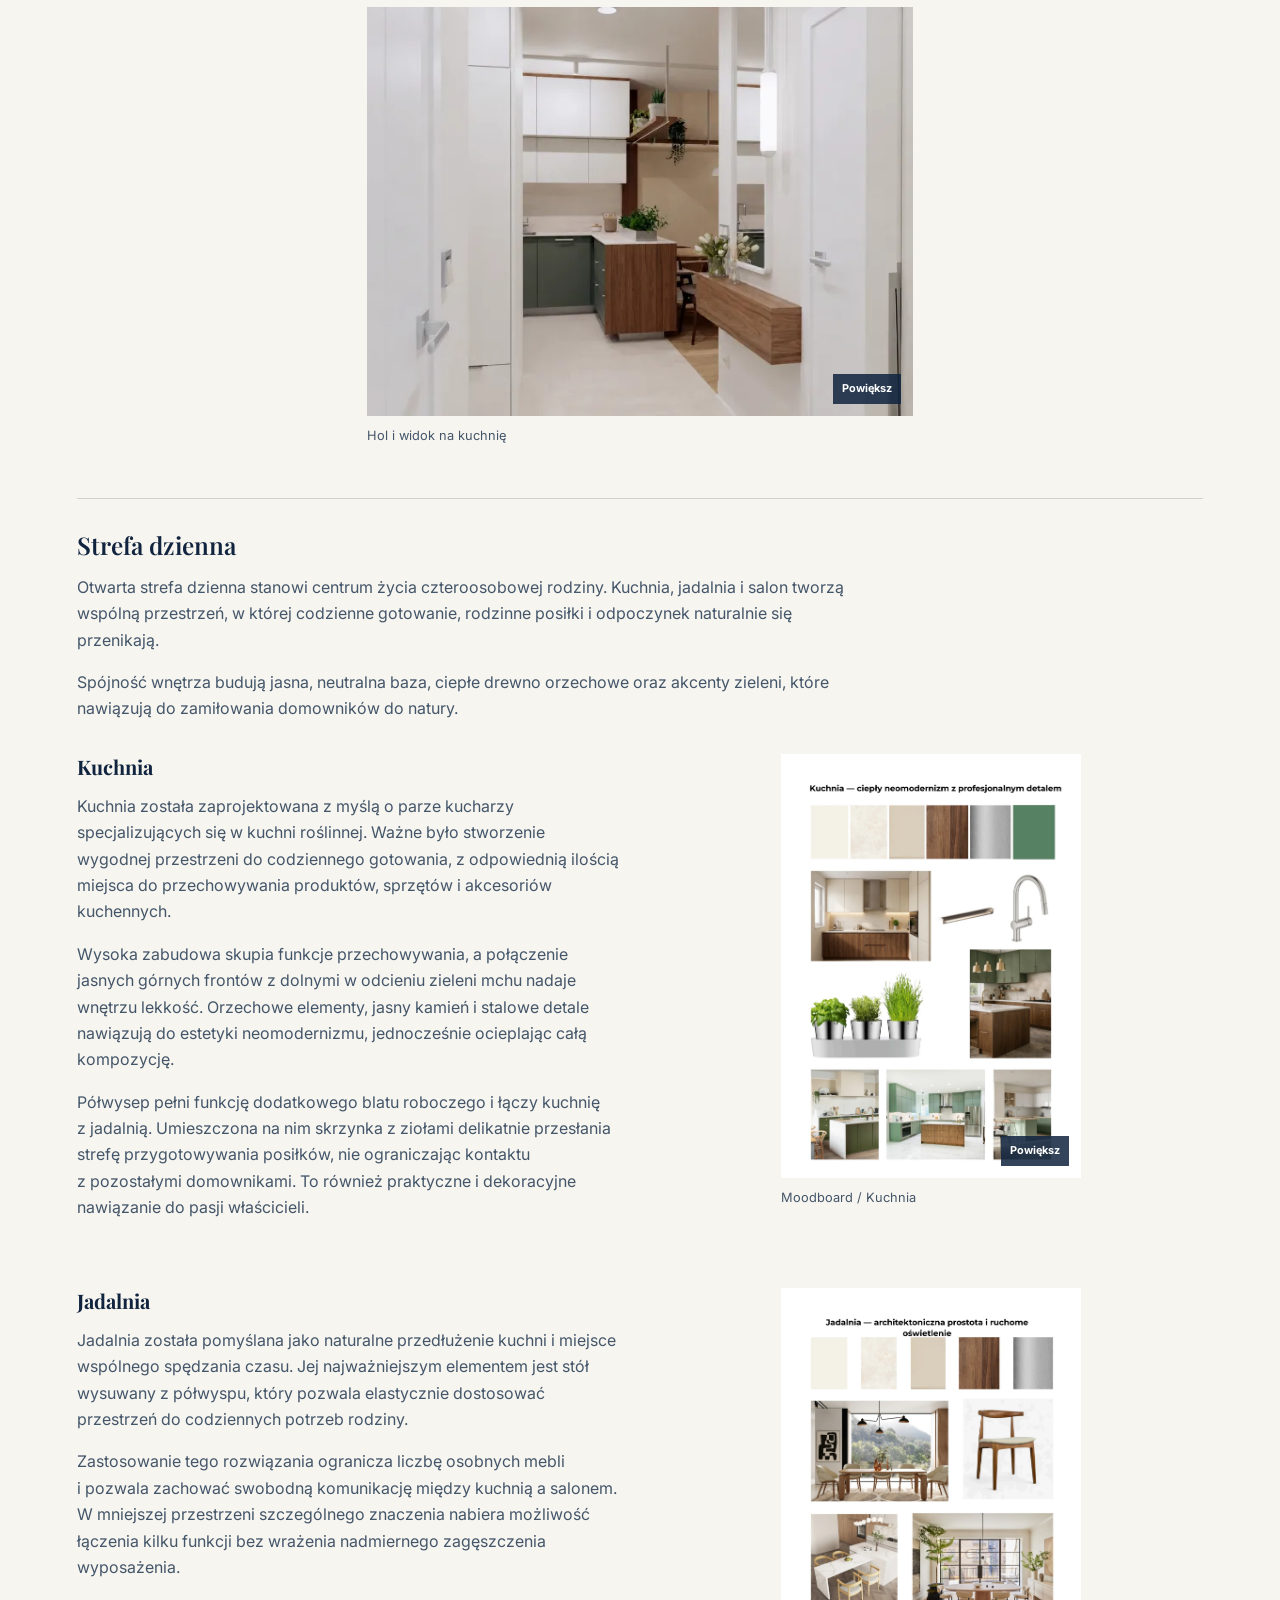
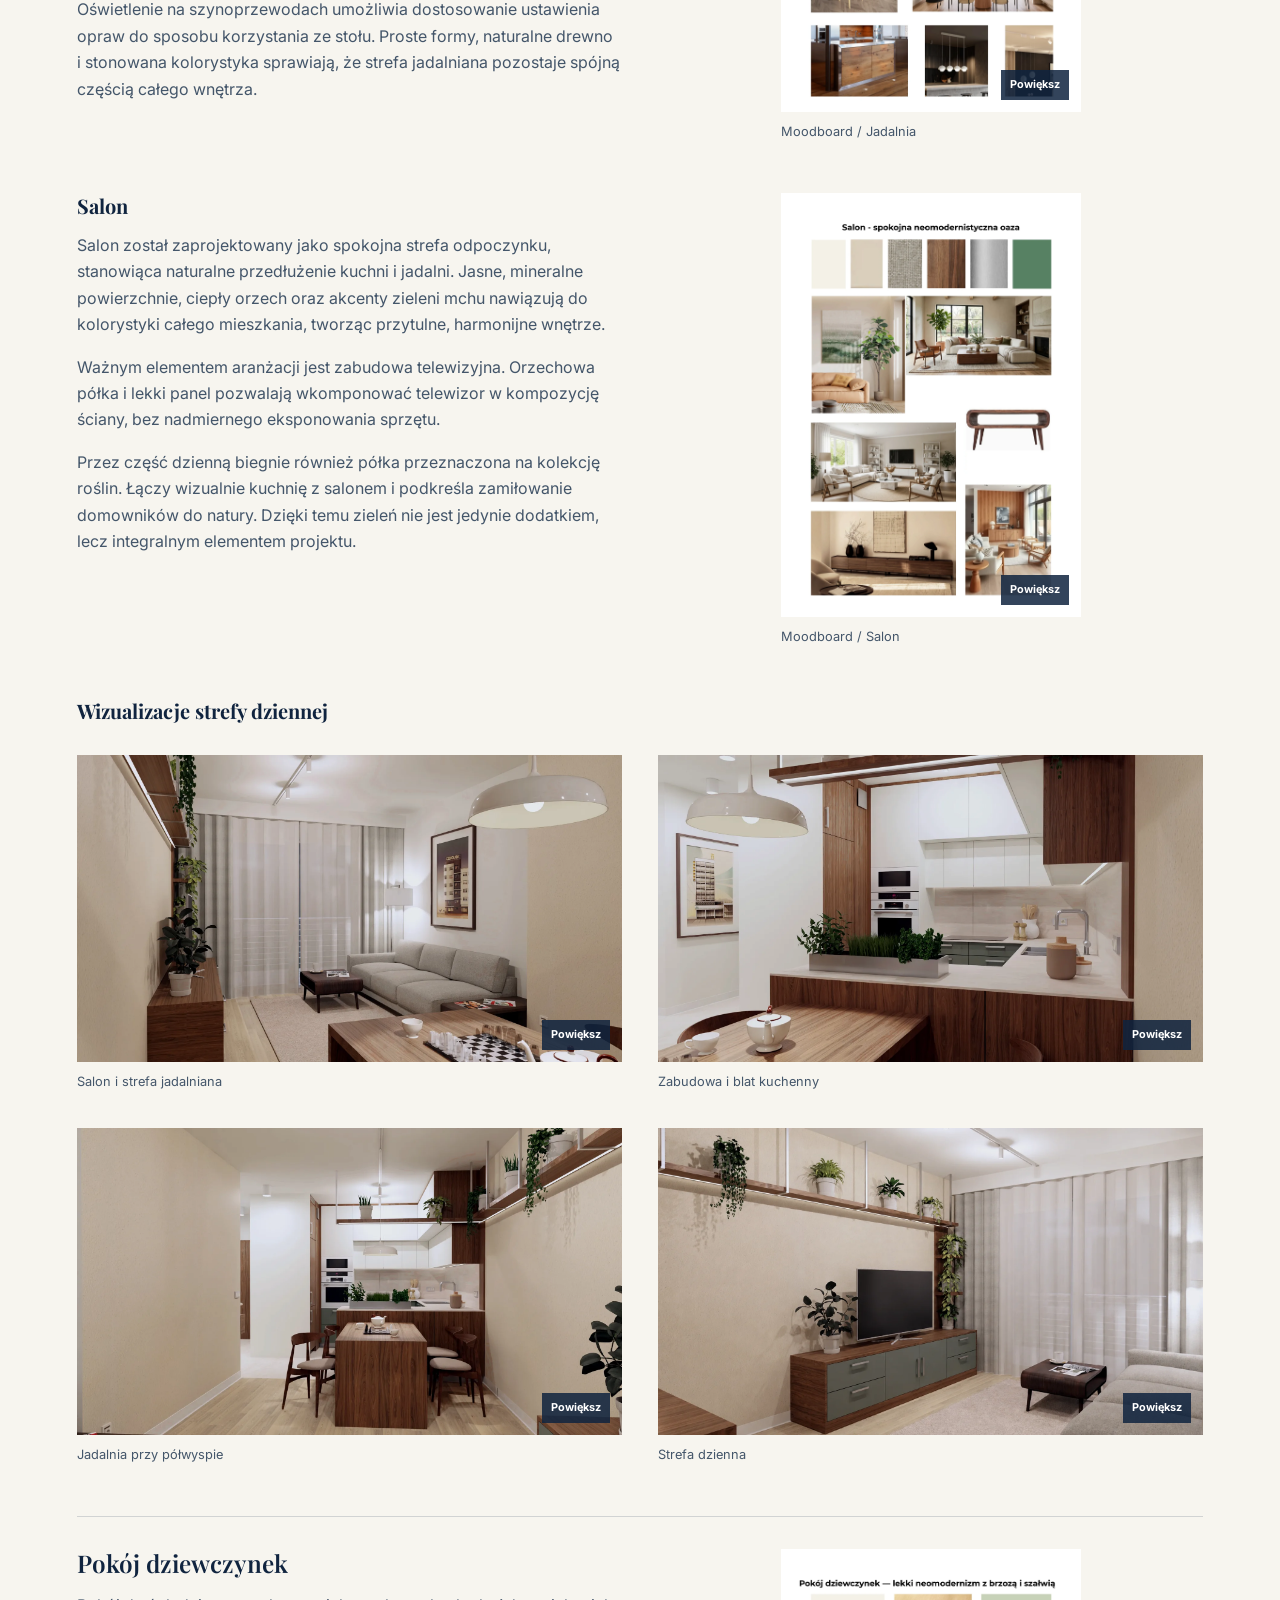
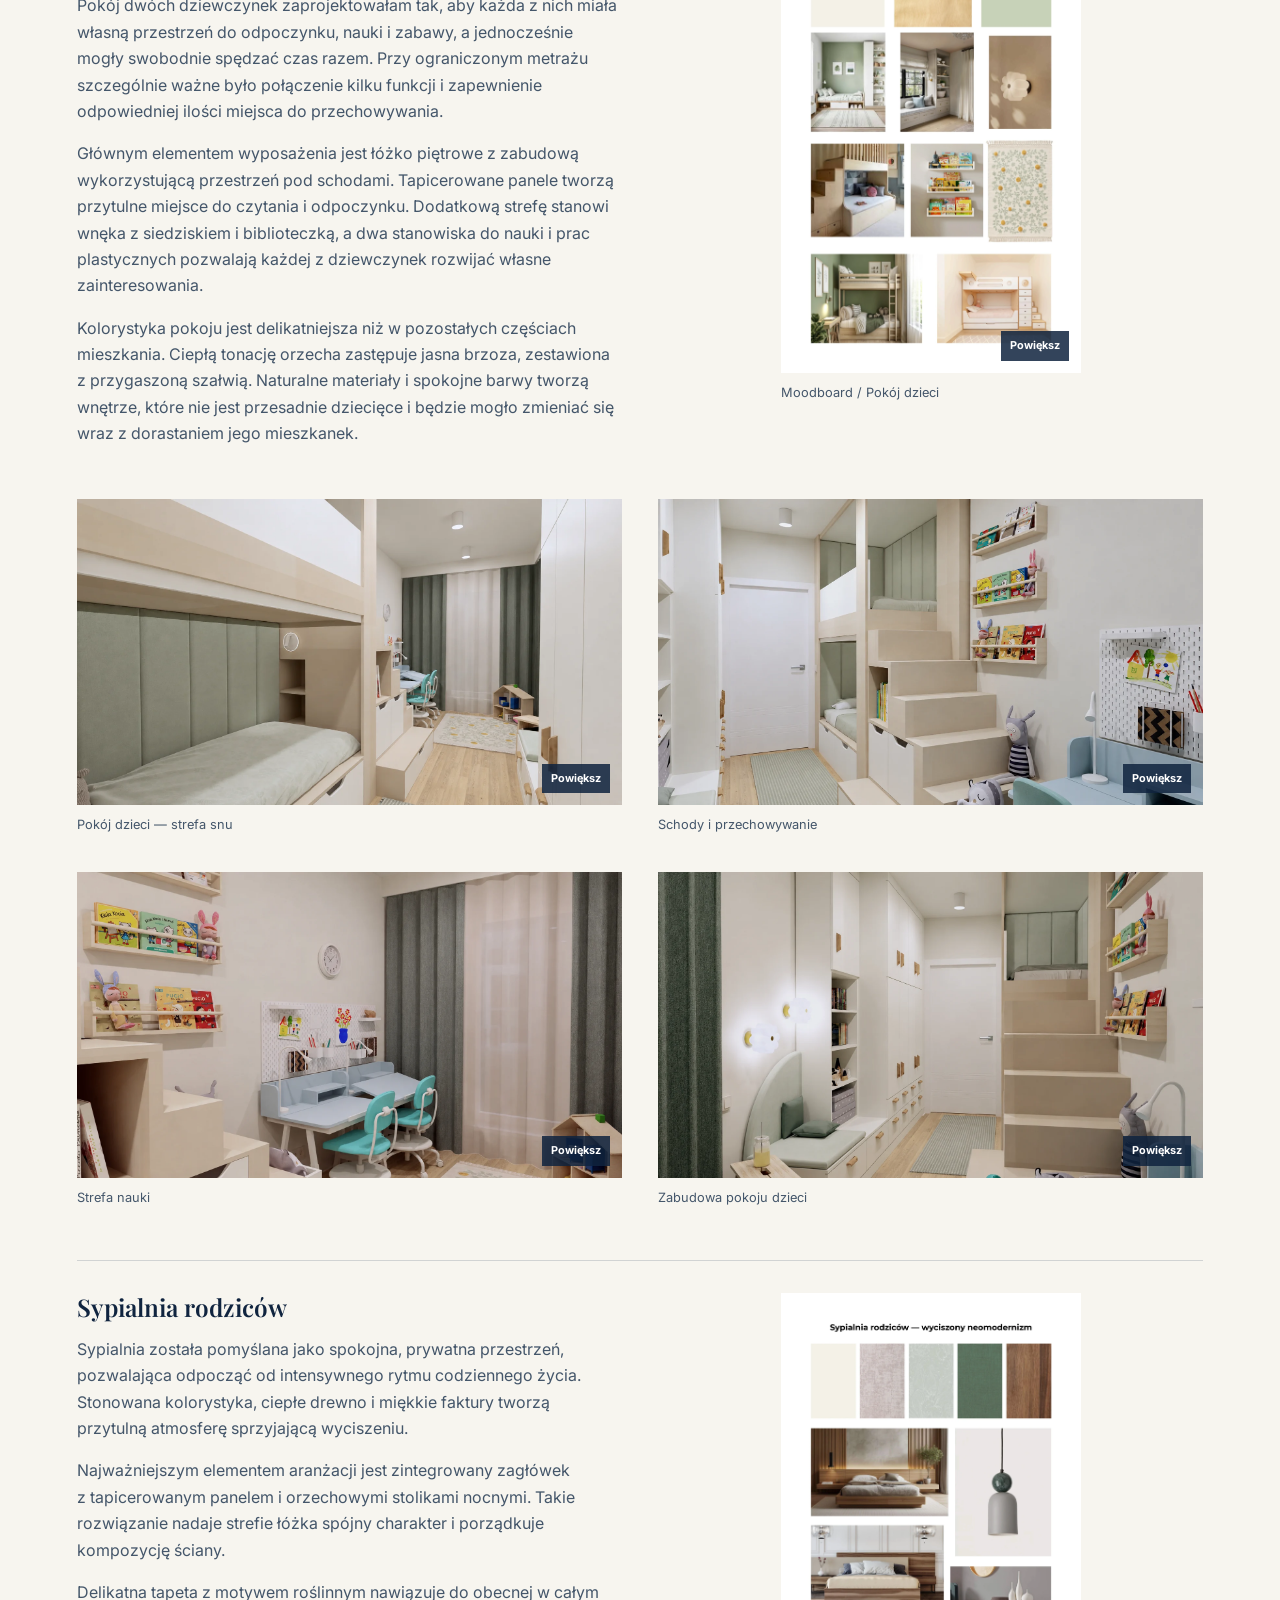
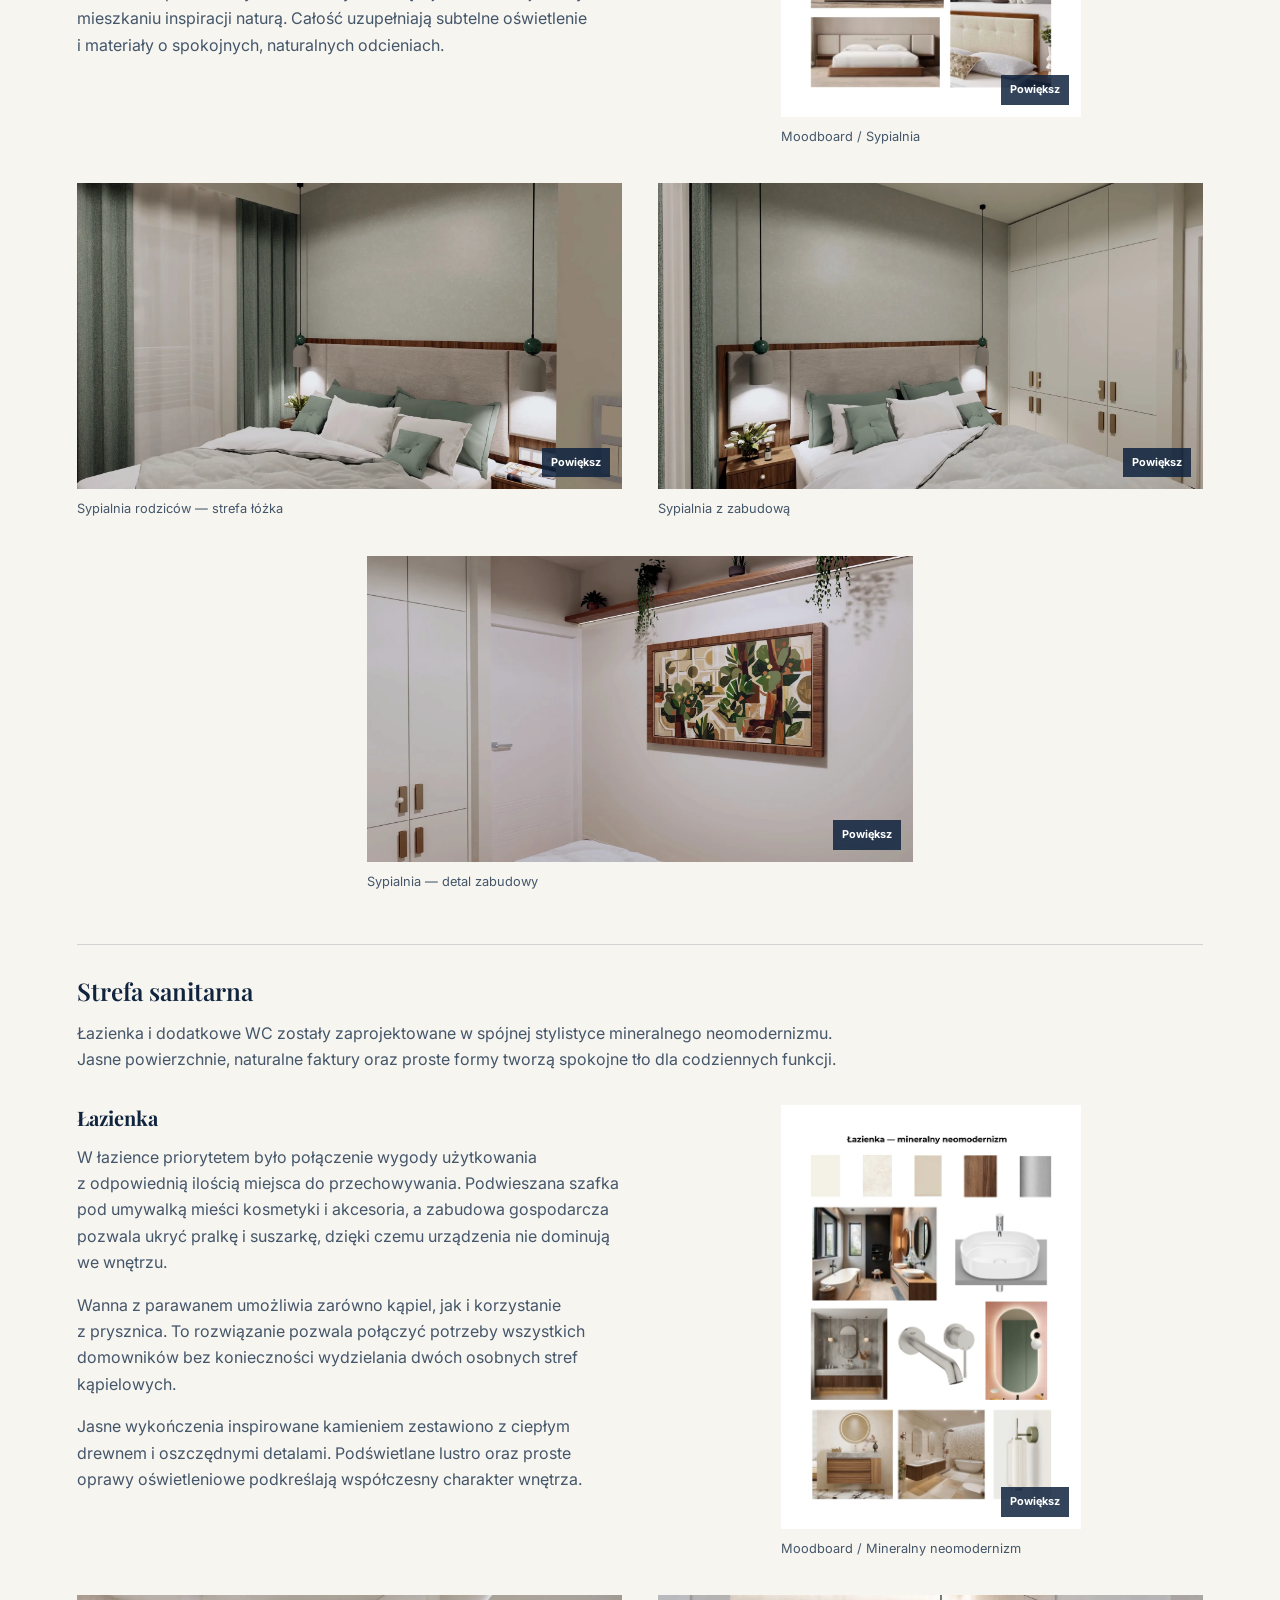
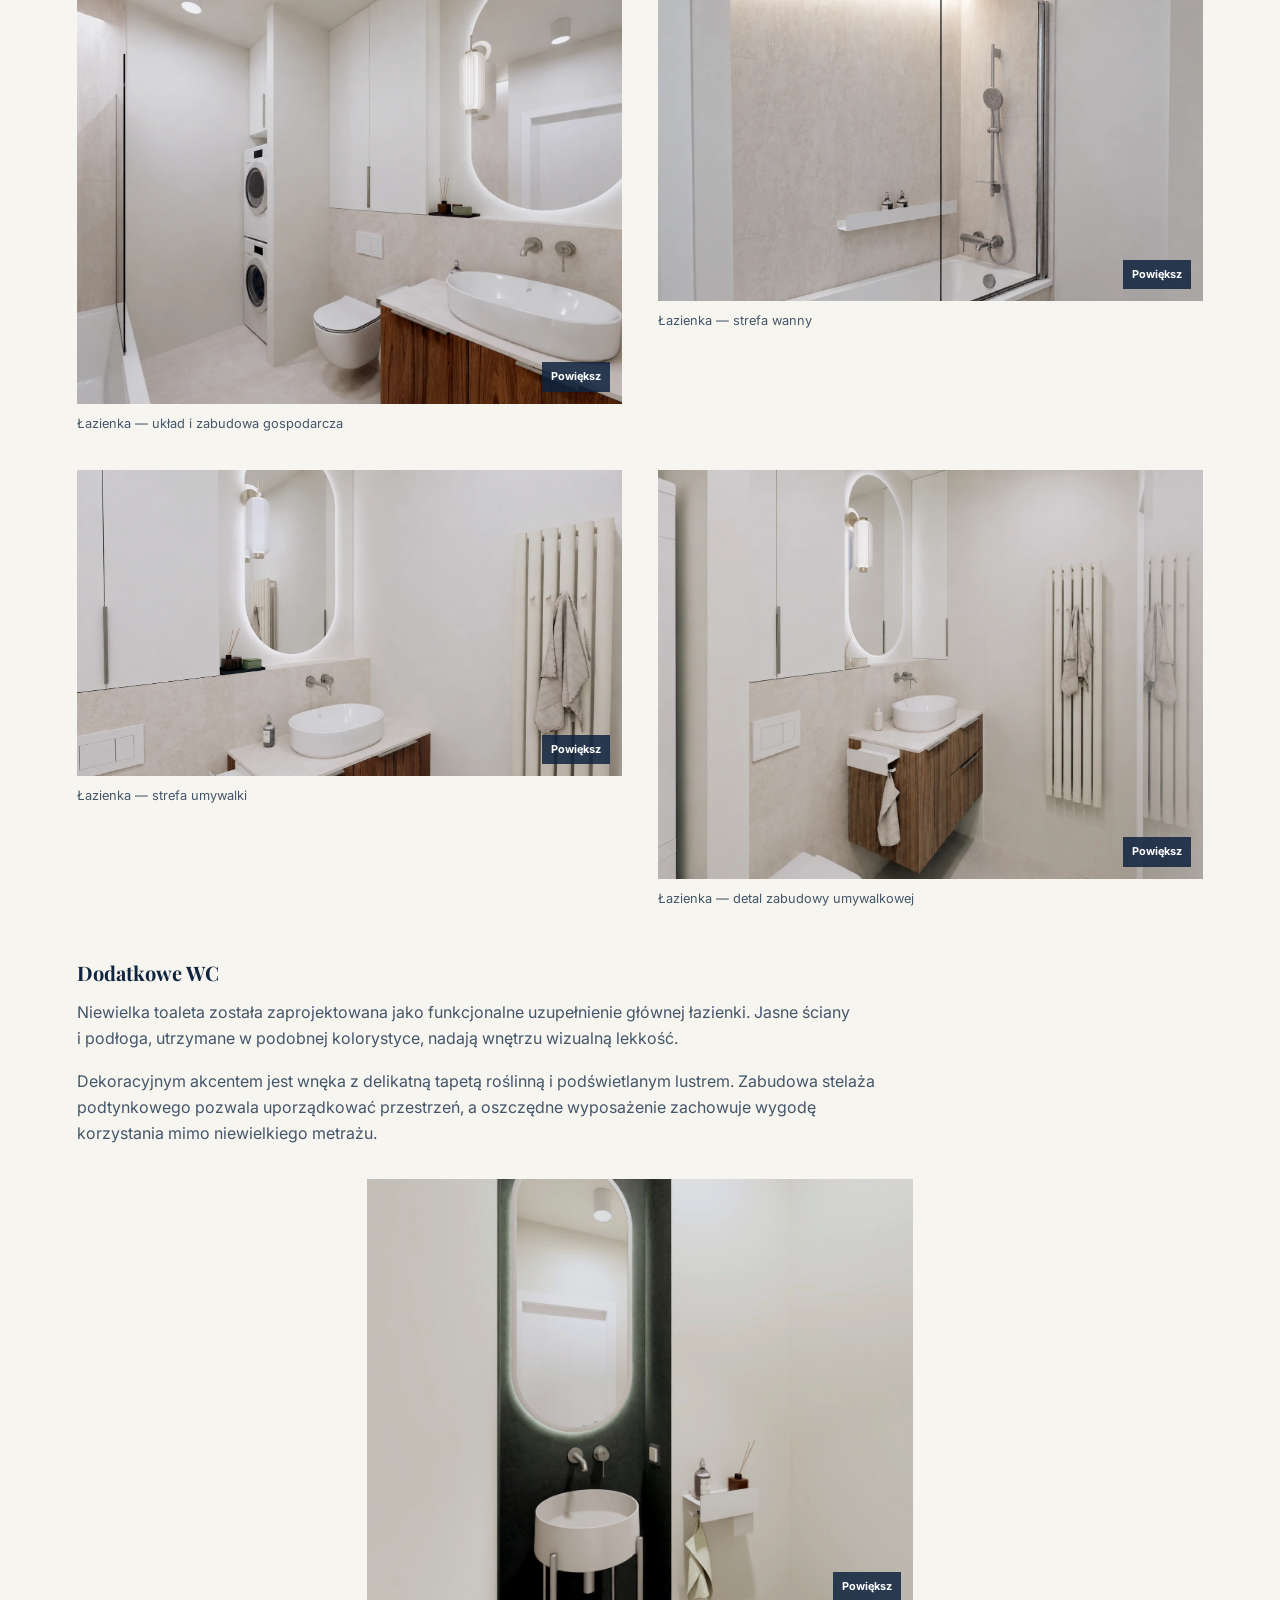
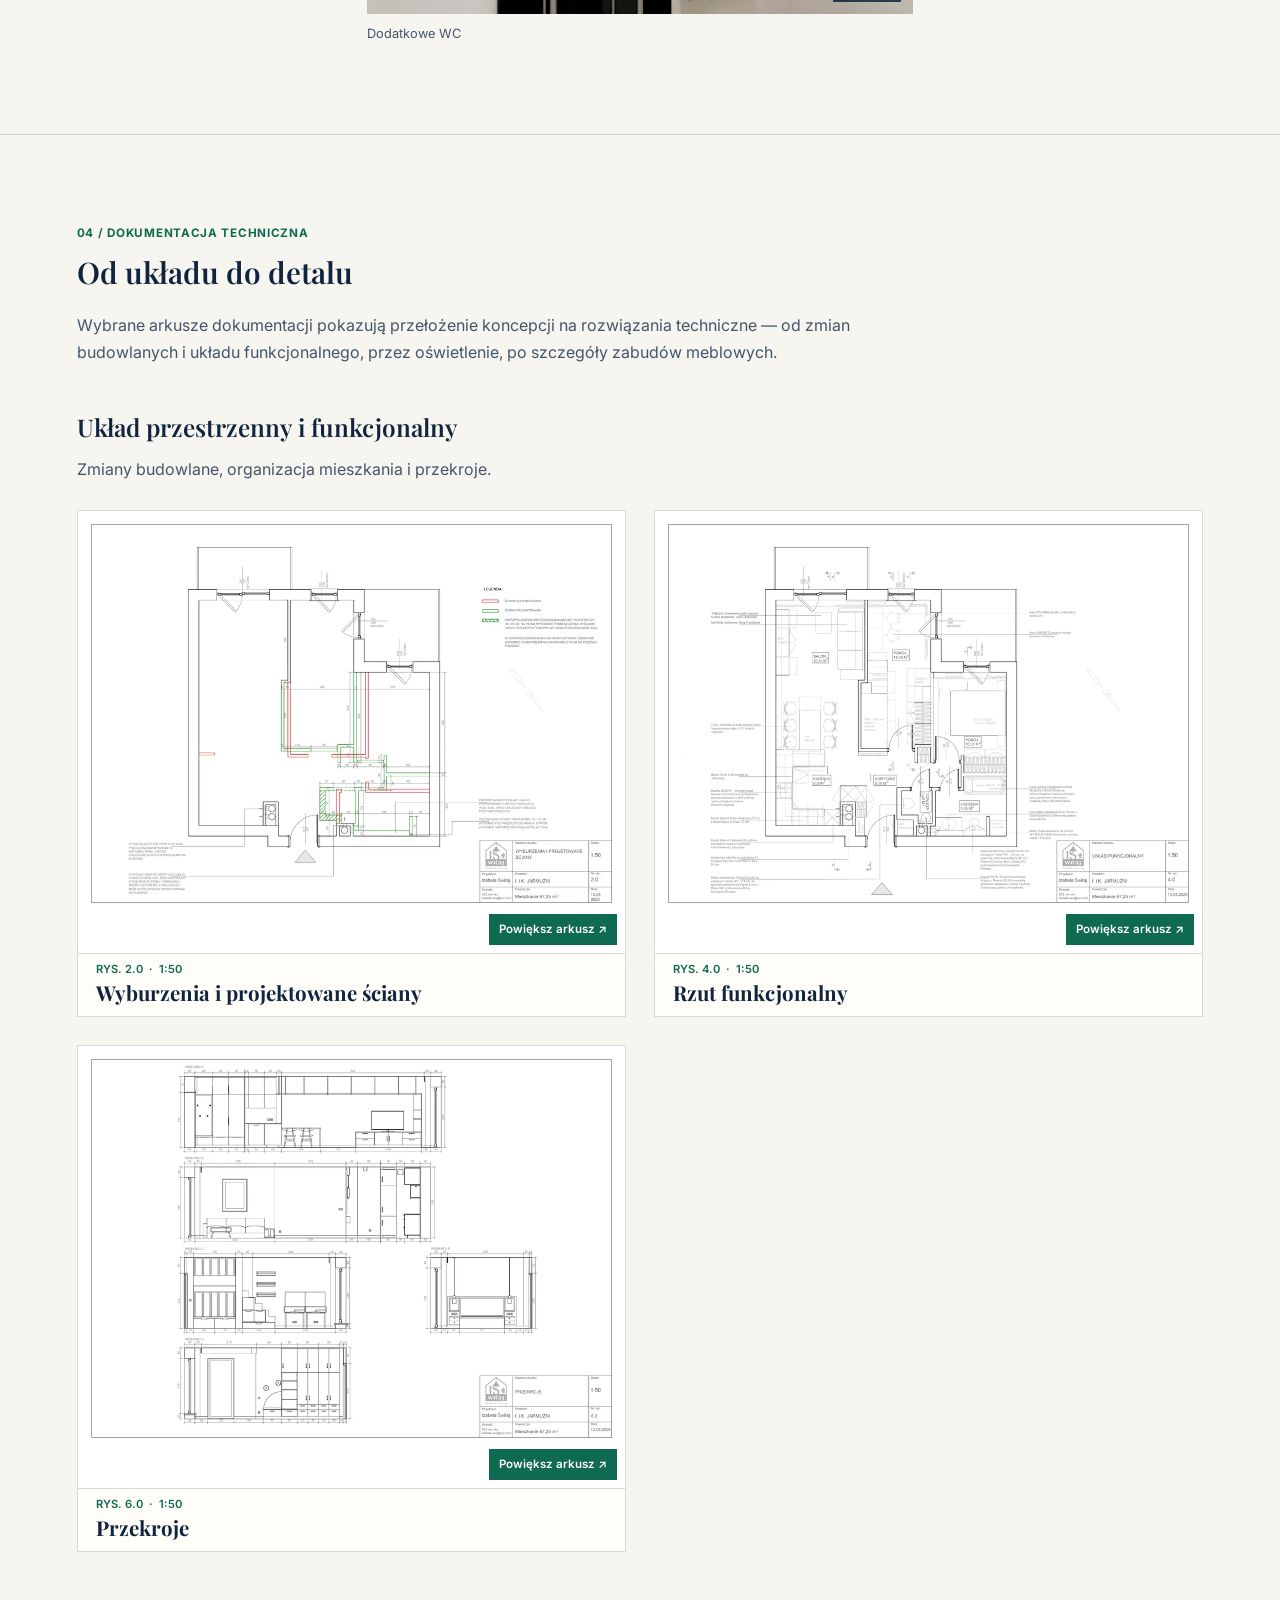
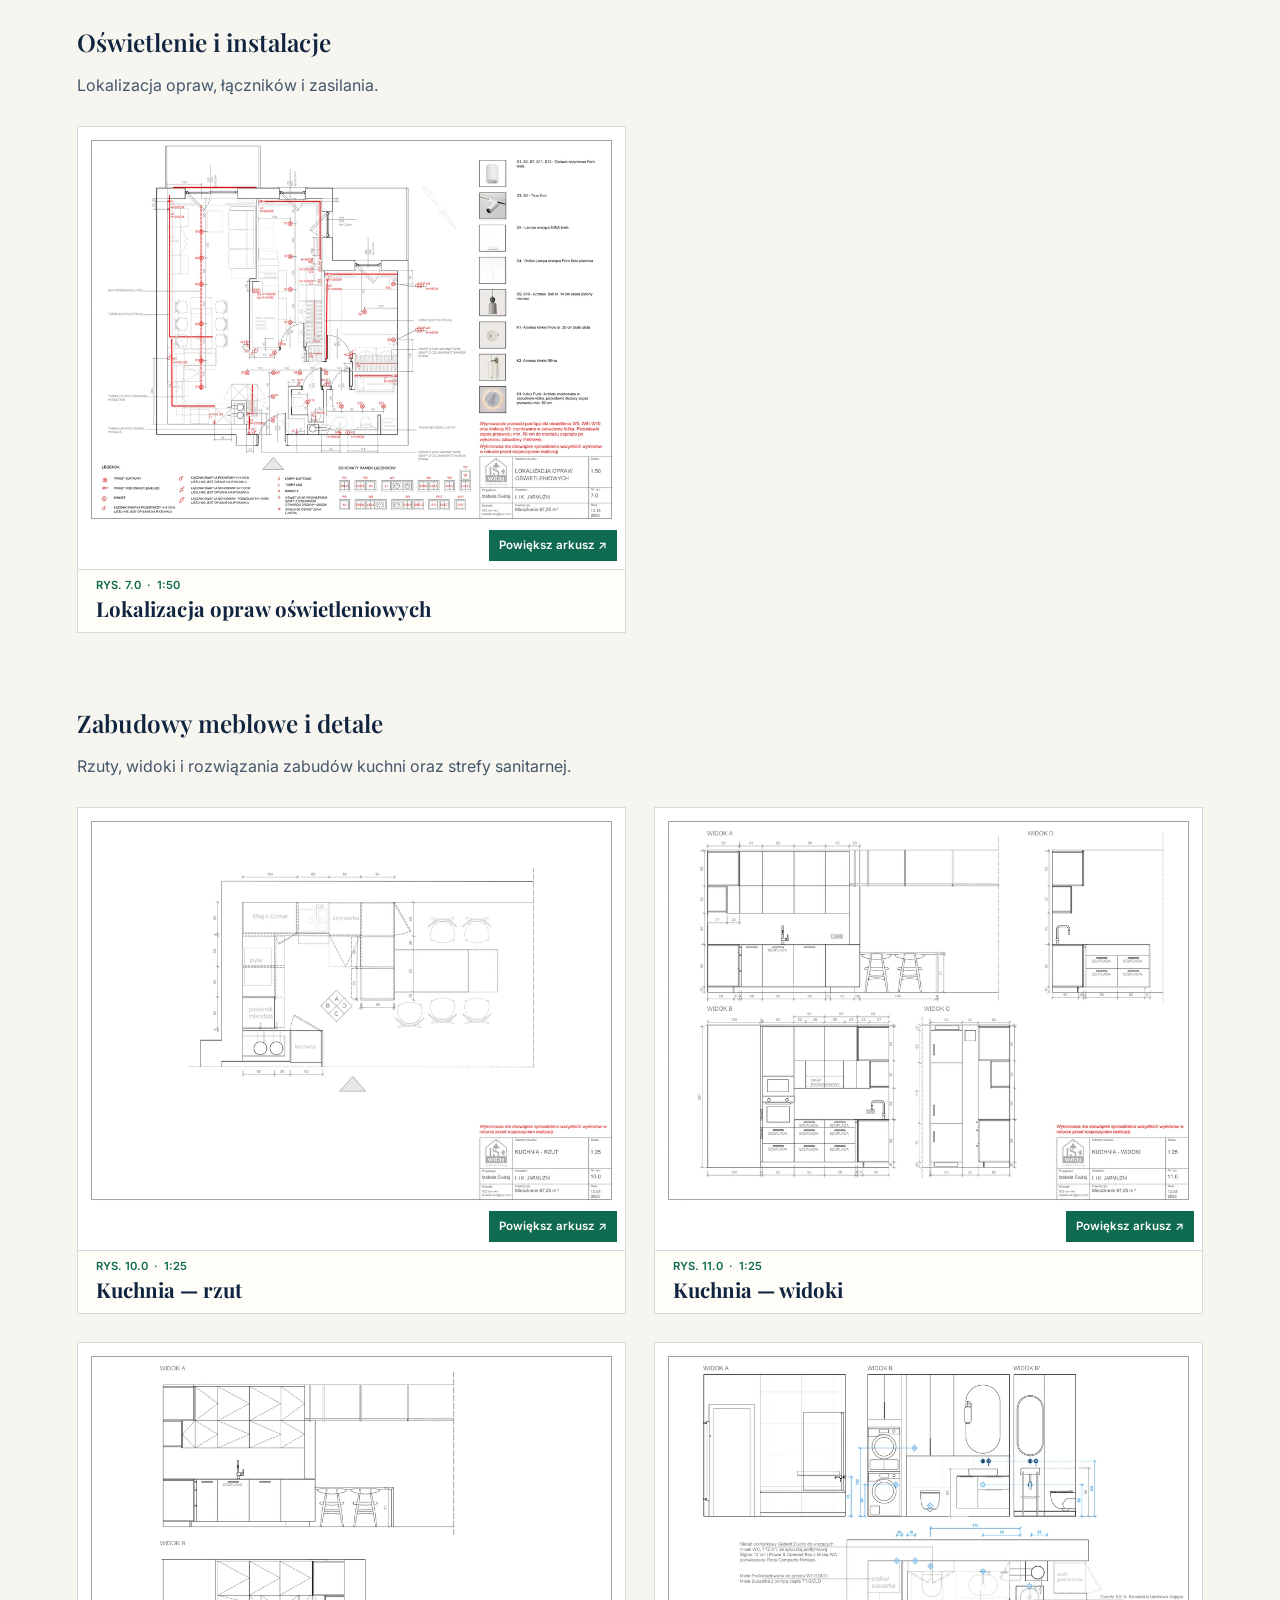
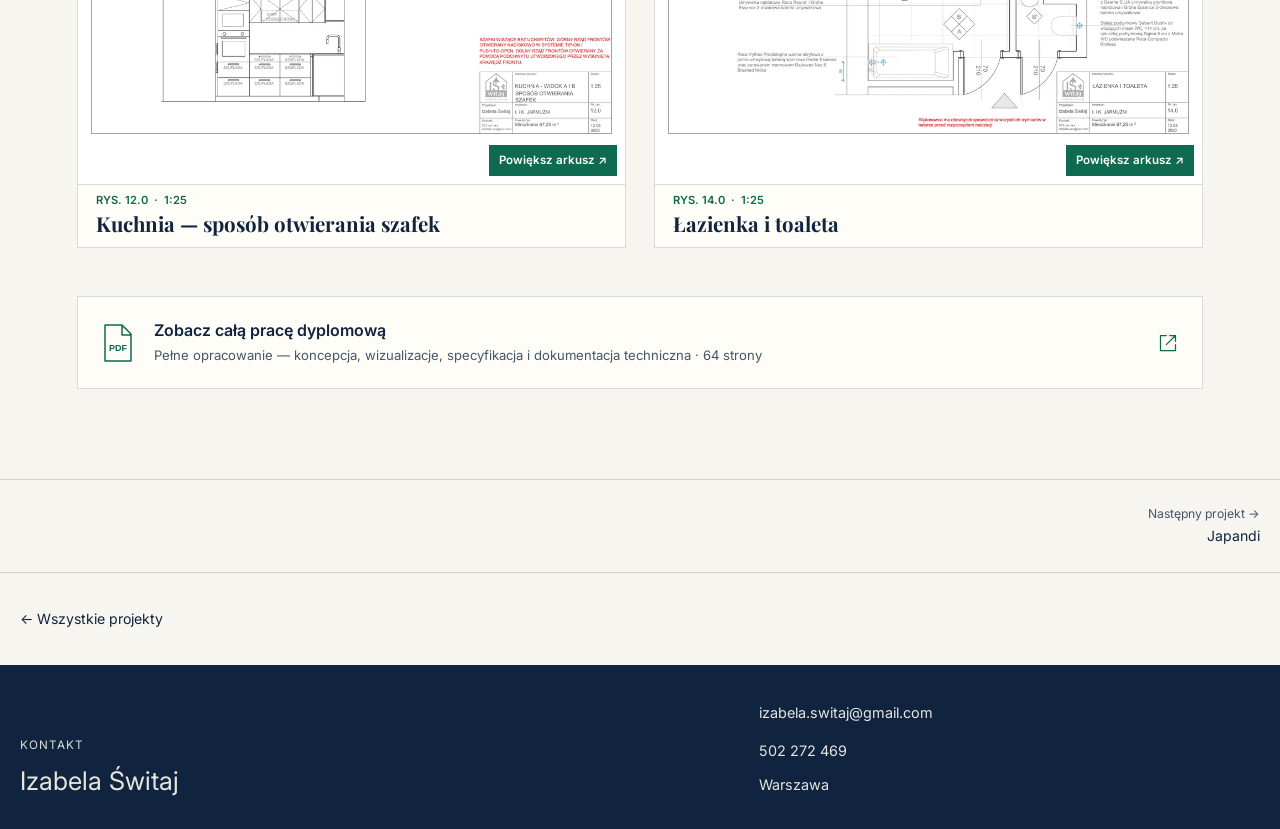
<file: portfolio/neomodernizm/index.html>
<!doctype html>
<html lang="pl">
  <head>
    <meta charset="utf-8" />
    <meta name="viewport" content="width=device-width, initial-scale=1" />
    <meta
      name="description"
      content="Mieszkanie dla rodziny 2+2: ergonomiczna kuchnia, przechowywanie i spokojne strefy codzienności."
    />
    <link rel="canonical" href="https://izabelaswitaj.pl/portfolio/neomodernizm/" />
    <meta name="robots" content="index, follow" />
    <meta name="theme-color" content="#10243f" />
    <meta property="og:type" content="article" />
    <meta property="og:locale" content="pl_PL" />
    <meta property="og:title" content="Przytulny neomodernizm dla rodziny — Izabela Świtaj" />
    <meta
      property="og:description"
      content="Mieszkanie dla rodziny 2+2: ergonomiczna kuchnia, przechowywanie i spokojne strefy codzienności."
    />
    <meta property="og:url" content="https://izabelaswitaj.pl/portfolio/neomodernizm/" />
    <meta property="og:image" content="https://izabelaswitaj.pl/assets/gallery/diploma-kitchen-dining-1.webp" />
    <meta property="og:image:alt" content="Przytulny neomodernizm dla rodziny" />
    <meta name="twitter:card" content="summary_large_image" />
    <meta name="twitter:title" content="Przytulny neomodernizm dla rodziny — Izabela Świtaj" />
    <meta
      name="twitter:description"
      content="Mieszkanie dla rodziny 2+2: ergonomiczna kuchnia, przechowywanie i spokojne strefy codzienności."
    />
    <meta name="twitter:image" content="https://izabelaswitaj.pl/assets/gallery/diploma-kitchen-dining-1.webp" />
    <title>Przytulny neomodernizm dla rodziny — Izabela Świtaj</title>
    <link rel="icon" href="../../assets/logo.jpeg" type="image/jpeg" />
    <link rel="preconnect" href="https://fonts.googleapis.com" />
    <link rel="preconnect" href="https://fonts.gstatic.com" crossorigin />
    <link
      href="https://fonts.googleapis.com/css2?family=Inter:wght@400;500;600;700&family=Playfair+Display:wght@600;700&display=swap"
      rel="stylesheet"
    />
    <link rel="stylesheet" href="../portfolio.css?v=20261106-unify" />
    <link rel="stylesheet" href="neomodernizm.css?v=20261106-7" />
    <script type="application/ld+json">
{
  "@context": "https://schema.org",
  "@type": "CreativeWork",
  "name": "Przytulny neomodernizm dla rodziny",
  "description": "Mieszkanie dla rodziny 2+2: ergonomiczna kuchnia, przechowywanie i spokojne strefy codzienności.",
  "url": "https://izabelaswitaj.pl/portfolio/neomodernizm/",
  "image": "https://izabelaswitaj.pl/assets/gallery/diploma-kitchen-dining-1.webp",
  "inLanguage": "pl",
  "creator": {
    "@type": "Person",
    "name": "Izabela Świtaj",
    "url": "https://izabelaswitaj.pl/"
  }
}
</script>
    <link rel="stylesheet" href="documentation.css?v=20261105-4" />
  </head>
  <body class="case-page">
    <a class="skip-link" href="#projekt-neomodernizm">Przejdź do projektu</a>
    <header class="portfolio-header"><a class="brand" href="/portfolio/"><img src="../../assets/is-sygnet.png" alt="" width="630" height="725" /><strong>Izabela Świtaj</strong><span>— projektantka wnętrz</span></a><nav aria-label="Nawigacja portfolio"><a href="/portfolio/">Wszystkie projekty</a><a href="#kontakt">Kontakt</a></nav></header>
    <main><div class="case-cover"><img srcset="../../assets/gallery/previews/diploma-kitchen-dining-1.webp 640w, ../../assets/gallery/diploma-kitchen-dining-1.webp 1800w" sizes="(max-width: 640px) calc(100vw - 40px), (max-width: 1533px) 88vw, calc(100vw - 184px)" src="../../assets/gallery/diploma-kitchen-dining-1.webp" alt="Przytulny neomodernizm dla rodziny" width="1800" height="1013" fetchpriority="high" decoding="async" /></div><section class="projects case-content" aria-label="Prezentacja projektu"><article id="projekt-neomodernizm" class="project project--neo" aria-labelledby="project-neo-title">
          <header class="project-heading">
            <p class="project-number">I</p>
            <div class="project-intro">
              <h1 id="project-neo-title">Przytulny neomodernizm dla rodziny</h1>
              <p class="project-style">Styl: Neomodernizm</p>
              <p class="project-software">Oprogramowanie: <span class="no-break">pCon.planner</span></p>
              <ul class="project-tags" aria-label="Zakres projektu">
                <li>Projekt dyplomowy</li>
                <li>67,25 m²</li>
                <li>Rodzina 2+2</li>
                <li>Dokumentacja techniczna</li>
              </ul><nav class="project-index" aria-label="Spis treści projektu"><a href="#zalozenia">Założenia</a><a href="#uklad-mieszkania">Układ funkcjonalny</a><a href="#prezentacja-pomieszczen">Pomieszczenia</a><a href="#dokumentacja-techniczna">Dokumentacja</a></nav>
            </div>
          </header>
          <div class="project-story room-story">
<section id="zalozenia" class="case-brief"><p class="eyebrow">01 / Założenia projektowe</p><h2>Funkcja prowadzi projekt</h2><p>Koncepcja mieszkania dla czteroosobowej rodziny — pary kucharzy specjalizujących się w kuchni roślinnej oraz ich dwóch córek w wieku przedszkolnym. Rodzice prowadzą aktywne życie zawodowe, a gotowanie jest nie tylko ich pracą, lecz także pasją. Rodzina ceni bliskość natury, wspólnie spędzany czas oraz domową atmosferę sprzyjającą odpoczynkowi i codziennemu życiu z małymi dziećmi.</p></section>
<section class="room-plan" id="uklad-mieszkania" aria-labelledby="room-plan-title"><p class="eyebrow">02 / Układ funkcjonalny</p><h2 id="room-plan-title">Przestrzeń dopasowana do życia rodziny</h2><figure class="gallery-item room-plan">
              <button class="image-button image-button--contain" type="button" data-lightbox-src="../../assets/gallery/diploma-plan.webp" data-lightbox-caption="Przytulny neomodernizm — Rzut 3D całego mieszkania" aria-label="Powiększ: rzut 3d całego mieszkania">
                <img src="../../assets/gallery/diploma-plan.webp" alt="Rzut 3D całego mieszkania w projekcie Przytulny neomodernizm" width="1672" height="941" loading="lazy" decoding="async" />
              </button>
              <figcaption>Rzut 3D całego mieszkania</figcaption>
            </figure><div class="apartment-walk" id="spacer-po-mieszkaniu"><p class="walk-title">Spacer po mieszkaniu</p><p>Poznaj projekt bliżej — od strefy wejściowej, przez część dzienną, aż po prywatne pokoje domowników.</p><details class="original-description"><summary>Przeczytaj pełny opis projektu</summary><div class="reading-copy">
            <p>
              Projekt tego mieszkania powstał z myślą o rodzinie z dwójką małych dzieci —
              parze zawodowo związanej z kuchnią, specjalizującej się w kuchni roślinnej,
              która szukała wnętrza spokojnego, funkcjonalnego i ciepłego, ale bez banału.
              Ważnym punktem wyjścia była nie tylko codzienna intensywna praca z jedzeniem,
              ale też ich styl życia — bliskość natury, zamiłowanie do roślin i potrzeba
              stworzenia domu, który będzie wspierał spokojny, świadomy rytm życia. Punktem
              wyjścia stał się więc przytulny neomodernizm: miękkie, mineralne tło, naturalne
              materiały, zintegrowane zabudowy i subtelnie prowadzona zieleń.
            </p>
            <p>
              Już od wejścia wnętrze buduje poczucie porządku i spójności. Korytarz jest
              otwarty na strefę dzienną, dlatego potraktowano go jako jej naturalne
              przedłużenie. Oprócz pojemnej szafy na okrycia i buty zaplanowano tu również
              szafę techniczną, mieszczącą mop, odkurzacz i inne niezbędne urządzenia domowe.
              Całość uzupełnia tapicerowane siedzisko, które ociepla zabudowę i podnosi
              komfort codziennego użytkowania. Dzięki temu strefa wejściowa jest nie tylko
              estetyczna, ale też dobrze odpowiada na realne potrzeby domowników.
            </p>
            <p>
              Serce projektu stanowi strefa dzienna: kuchnia, jadalnia i salon połączone w jedną płynną kompozycję. Kuchnia została zaprojektowana tak, by odpowiadała
              codzienności domowników — intensywnie użytkowana, ergonomiczna i wyraźnie
              „robocza”, ale bez utraty elegancji. Jasne wysokie zabudowy budują spokojne tło,
              dolne fronty w kolorze zgaszonego mchu dodają wnętrzu głębi, a blat i ściana nad
              blatem w jasnym kamieniu porządkują całość. W półwyspie pojawia się dodatkowy,
              bardzo charakterystyczny detal — zintegrowana doniczka na zioła, która naturalnie
              łączy kucharską codzienność z estetyką wnętrza.
            </p>
            <p>
              Część jadalniana została pomyślana jako elastyczne centrum rodzinnego życia.
              Znalazł się tu rozkładany stół, który na co dzień zachowuje lekką, proporcjonalną
              formę, a w razie potrzeby pozwala powiększyć przestrzeń wspólnych posiłków.
              Ważnym elementem projektu stało się również światło — zastosowanie
              szynoprzewodów pozwoliło lepiej dopasować układ oświetlenia do stołu i zmieniających się potrzeb użytkowników, bez zamykania wnętrza w sztywnym,
              jednorazowym schemacie.
            </p>
            <p>
              W salonie kompozycja opiera się na zestawieniu jasnej gliny, orzecha i zieleni
              mchu. Ściana TV została potraktowana jako spokojne tło dla orzechowej półki i lekkiego panelu, a jednym z ważniejszych motywów przestrzeni stała się półka na
              rośliny biegnąca przez część dzienną, spinająca kuchnię i salon w jeden
              konsekwentny układ. Zieleń nie jest tu dodatkiem dla samego efektu — staje się
              częścią architektury wnętrza i nadaje mu miękkość oraz domowy rytm.
            </p>
            <p>
              W części prywatnej klimat wnętrza staje się bardziej wyciszony. Sypialnia
              rodziców została pomyślana jako miejsce odpoczynku, w którym dominują miękkie
              faktury, stonowane światło i ciepło drewna. Centralnym elementem jest
              zintegrowany zagłówek z orzechowymi stolikami nocnymi oraz tapicerowanym panelem,
              który nadaje wnętrzu miękkości. Ściana za łóżkiem została wykończona tapetą o tekstylnej strukturze, co pozwoliło uzyskać bardziej intymny, spokojny charakter
              bez nadmiaru dekoracyjności.
            </p>
            <p>
              Szczególne miejsce w projekcie zajmuje pokój dziewczynek, który miał być
              jednocześnie praktyczny, przyjazny dzieciom i estetycznie spójny z resztą
              mieszkania. Tutaj cięższy orzech ustępuje miejsca brzozie, a głównym kolorem
              akcentowym staje się przygaszona szałwia. Najważniejszym elementem pokoju jest
              łóżko piętrowe zaprojektowane jako rozbudowany mebel do przechowywania — ze
              schodami, w których ukryto schowki, oraz tapicerowanymi panelami do czytania.
              Całość została pomyślana tak, aby każda z dziewczynek miała swoją własną małą
              strefę, swoją „oazę”, a jednocześnie by pokój zachował lekkość i porządek.
              Uzupełnieniem dużej zabudowy jest wnęka z siedziskiem i biblioteczką oraz miejsca
              do nauki i działań plastycznych, które można elastycznie dostosowywać do wieku
              dzieci.
            </p>
            <p>
              Łazienka kontynuuje język całego mieszkania, ale w bardziej mineralnej odsłonie.
              Dominuje tu jasny kamienny greige, zestawiony z orzechem i szczotkowaną stalą.
              Zabudowa podumywalkowa została podwieszona, by zachować lekkość, a funkcjonalne
              elementy — kosze na pranie, miejsce na szczoteczki czy strefa WC — ukryto w zabudowie. Istotnym założeniem funkcjonalnym było także wydzielenie dodatkowego
              WC, co zwiększyło wygodę codziennego życia rodziny i pozwoliło lepiej uporządkować
              układ mieszkania.
            </p>
            <p>
              Cały projekt opiera się na równowadze między porządkiem a miękkością, między
              funkcją a atmosferą. To wnętrze, które miało być nie tylko estetyczne, ale przede
              wszystkim prawdziwie zamieszkane — dopasowane do rytmu rodzinnego życia, a jednocześnie spójne, spokojne i ponadczasowe.
            </p>
          </div></details></div></section>
<section class="room-presentation-chapter" id="prezentacja-pomieszczen" aria-labelledby="rooms-title"><header class="rooms-heading"><p class="eyebrow">03 / Pomieszczenia</p><h2 id="rooms-title">Prezentacja pomieszczeń</h2></header><section class="room-section" id="hol" aria-labelledby="hol-title"><header class="room-heading"><h3 id="hol-title">Hol i strefa wejściowa</h3><p>Hol pozostaje otwarty na strefę dzienną i stanowi jej naturalne przedłużenie. Pojemna szafa mieści okrycia i buty, a osobny schowek techniczny — mop, odkurzacz i domowe urządzenia.</p><p>Tapicerowane siedzisko ułatwia codzienne korzystanie ze strefy wejścia i ociepla zabudowę.</p></header><div class="project-gallery-grid room-renders"><figure class="gallery-item room-render">
              <button class="image-button" type="button" data-lightbox-src="../../assets/gallery/diploma-hall.webp" data-lightbox-caption="Neo modernizm - komunikacja" aria-label="Powiększ: komunikacja">
                <img src="../../assets/gallery/diploma-hall.webp" alt="Jasny ciąg komunikacyjny z drewnianą konsolą" width="1448" height="1086" loading="lazy" decoding="async" />
              </button>
              <figcaption>Komunikacja</figcaption>
            </figure>
<figure class="gallery-item room-render">
              <button class="image-button" type="button" data-lightbox-src="../../assets/gallery/diploma-hall-console.webp" data-lightbox-caption="Neo modernizm - hol z konsolą" aria-label="Powiększ: hol z konsolą">
                <img src="../../assets/gallery/diploma-hall-console.webp" alt="Drewniana konsola i lustro w holu" width="1447" height="1087" loading="lazy" decoding="async" />
              </button>
              <figcaption>Hol z konsolą</figcaption>
            </figure>
<figure class="gallery-item gallery-item-wide">
              <button class="image-button" type="button" data-lightbox-src="../../assets/gallery/diploma-entry-kitchen.webp" data-lightbox-caption="Neo modernizm — hol i widok na kuchnię" aria-label="Powiększ: hol i widok na kuchnię">
                <img srcset="../../assets/gallery/previews/diploma-entry-kitchen.webp 640w, ../../assets/gallery/diploma-entry-kitchen.webp 1448w" sizes="(max-width: 640px) calc(100vw - 40px), (max-width: 900px) 45vw, 30vw" src="../../assets/gallery/diploma-entry-kitchen.webp" alt="Hol z widokiem na kuchnię w projekcie Neo modernizm" width="1448" height="1086" loading="lazy" decoding="async" />
              </button>
              <figcaption>Hol i widok na kuchnię</figcaption>
            </figure></div></section>
<section class="room-section" id="strefa-dzienna" aria-labelledby="strefa-dzienna-title"><header class="room-heading"><h3 id="strefa-dzienna-title">Strefa dzienna</h3><p>Otwarta strefa dzienna stanowi centrum życia czteroosobowej rodziny. Kuchnia, jadalnia i salon tworzą wspólną przestrzeń, w której codzienne gotowanie, rodzinne posiłki i odpoczynek naturalnie się przenikają.</p><p>Spójność wnętrza budują jasna, neutralna baza, ciepłe drewno orzechowe oraz akcenty zieleni, które nawiązują do zamiłowania domowników do natury.</p></header><section class="room-chapter" aria-labelledby="kuchnia-title"><div class="room-concept"><header class="room-chapter-heading"><h4 id="kuchnia-title">Kuchnia</h4><p>Kuchnia została zaprojektowana z myślą o parze kucharzy specjalizujących się w kuchni roślinnej. Ważne było stworzenie wygodnej przestrzeni do codziennego gotowania, z odpowiednią ilością miejsca do przechowywania produktów, sprzętów i akcesoriów kuchennych.</p><p>Wysoka zabudowa skupia funkcje przechowywania, a połączenie jasnych górnych frontów z dolnymi w odcieniu zieleni mchu nadaje wnętrzu lekkość. Orzechowe elementy, jasny kamień i stalowe detale nawiązują do estetyki neomodernizmu, jednocześnie ocieplając całą kompozycję.</p><p>Półwysep pełni funkcję dodatkowego blatu roboczego i łączy kuchnię z jadalnią. Umieszczona na nim skrzynka z ziołami delikatnie przesłania strefę przygotowywania posiłków, nie ograniczając kontaktu z pozostałymi domownikami. To również praktyczne i dekoracyjne nawiązanie do pasji właścicieli.</p></header><figure class="gallery-item room-moodboard">
                <button class="image-button image-button--contain" type="button" data-lightbox-src="../../assets/gallery/diploma-moodboard-3.webp" data-lightbox-caption="Neo modernizm - moodboard kuchni" aria-label="Powiększ: moodboard kuchni">
                  <img src="../../assets/gallery/diploma-moodboard-3.webp" alt="Moodboard kuchni z ciepłymi materiałami i zielonym akcentem" width="1274" height="1800" loading="lazy" decoding="async" />
                </button>
                <figcaption>Moodboard / Kuchnia</figcaption>
              </figure></div></section><section class="room-chapter" aria-labelledby="jadalnia-title"><div class="room-concept"><header class="room-chapter-heading"><h4 id="jadalnia-title">Jadalnia</h4><p>Jadalnia została pomyślana jako naturalne przedłużenie kuchni i miejsce wspólnego spędzania czasu. Jej najważniejszym elementem jest stół wysuwany z półwyspu, który pozwala elastycznie dostosować przestrzeń do codziennych potrzeb rodziny.</p><p>Zastosowanie tego rozwiązania ogranicza liczbę osobnych mebli i pozwala zachować swobodną komunikację między kuchnią a salonem. W mniejszej przestrzeni szczególnego znaczenia nabiera możliwość łączenia kilku funkcji bez wrażenia nadmiernego zagęszczenia wyposażenia.</p><p>Oświetlenie na szynoprzewodach umożliwia dostosowanie ustawienia opraw do sposobu korzystania ze stołu. Proste formy, naturalne drewno i stonowana kolorystyka sprawiają, że strefa jadalniana pozostaje spójną częścią całego wnętrza.</p></header><figure class="gallery-item room-moodboard">
                <button class="image-button image-button--contain" type="button" data-lightbox-src="../../assets/gallery/diploma-moodboard-2.webp" data-lightbox-caption="Neo modernizm - moodboard jadalni" aria-label="Powiększ: moodboard jadalni">
                  <img src="../../assets/gallery/diploma-moodboard-2.webp" alt="Moodboard jadalni z prostymi formami i ruchomym oświetleniem" width="1274" height="1800" loading="lazy" decoding="async" />
                </button>
                <figcaption>Moodboard / Jadalnia</figcaption>
              </figure></div></section><section class="room-chapter" aria-labelledby="salon-title"><div class="room-concept"><header class="room-chapter-heading"><h4 id="salon-title">Salon</h4><p>Salon został zaprojektowany jako spokojna strefa odpoczynku, stanowiąca naturalne przedłużenie kuchni i jadalni. Jasne, mineralne powierzchnie, ciepły orzech oraz akcenty zieleni mchu nawiązują do kolorystyki całego mieszkania, tworząc przytulne, harmonijne wnętrze.</p><p>Ważnym elementem aranżacji jest zabudowa telewizyjna. Orzechowa półka i lekki panel pozwalają wkomponować telewizor w kompozycję ściany, bez nadmiernego eksponowania sprzętu.</p><p>Przez część dzienną biegnie również półka przeznaczona na kolekcję roślin. Łączy wizualnie kuchnię z salonem i podkreśla zamiłowanie domowników do natury. Dzięki temu zieleń nie jest jedynie dodatkiem, lecz integralnym elementem projektu.</p></header><figure class="gallery-item room-moodboard">
                <button class="image-button image-button--contain" type="button" data-lightbox-src="../../assets/gallery/diploma-moodboard-1.webp" data-lightbox-caption="Neo modernizm - moodboard salonu" aria-label="Powiększ: moodboard salonu">
                  <img src="../../assets/gallery/diploma-moodboard-1.webp" alt="Moodboard salonu w stylu przytulnego neomodernizmu" width="1274" height="1800" loading="lazy" decoding="async" />
                </button>
                <figcaption>Moodboard / Salon</figcaption>
              </figure></div></section><section class="room-chapter room-visualizations" aria-labelledby="living-visualizations-title"><header class="room-chapter-heading"><h4 id="living-visualizations-title">Wizualizacje strefy dziennej</h4></header><div class="project-gallery-grid room-renders"><figure class="gallery-item room-render">
              <button class="image-button" type="button" data-lightbox-src="../../assets/gallery/diploma-living-wide.webp" data-lightbox-caption="Neo modernizm — salon i strefa jadalniana" aria-label="Powiększ: salon i strefa jadalniana">
                <img src="../../assets/gallery/diploma-living-wide.webp" alt="Salon z sofą połączony ze strefą jadalnianą" width="1800" height="1013" loading="lazy" decoding="async" />
              </button>
              <figcaption>Salon i strefa jadalniana</figcaption>
            </figure>
<figure class="gallery-item room-render">
              <button class="image-button" type="button" data-lightbox-src="../../assets/gallery/diploma-kitchen-counter.webp" data-lightbox-caption="Neo modernizm — zabudowa i blat kuchenny" aria-label="Powiększ: zabudowa i blat kuchenny">
                <img src="../../assets/gallery/diploma-kitchen-counter.webp" alt="Zabudowa kuchenna z jasnym blatem i zielenią" width="1800" height="1013" loading="lazy" decoding="async" />
              </button>
              <figcaption>Zabudowa i blat kuchenny</figcaption>
            </figure>
<figure class="gallery-item room-render">
              <button class="image-button" type="button" data-lightbox-src="../../assets/gallery/diploma-kitchen-dining-2.webp" data-lightbox-caption="Neo modernizm — jadalnia przy półwyspie" aria-label="Powiększ: jadalnia przy półwyspie">
                <img src="../../assets/gallery/diploma-kitchen-dining-2.webp" alt="Drewniany stół jadalniany ustawiony przy półwyspie kuchennym" width="1800" height="1013" loading="lazy" decoding="async" />
              </button>
              <figcaption>Jadalnia przy półwyspie</figcaption>
            </figure>
<figure class="gallery-item gallery-item-narrow">
              <button class="image-button" type="button" data-lightbox-src="../../assets/gallery/diploma-living-room.webp" data-lightbox-caption="Neo modernizm — strefa dzienna" aria-label="Powiększ: strefa dzienna">
                <img src="../../assets/gallery/diploma-living-room.webp" alt="Strefa dzienna z sofą i zabudową RTV" width="1672" height="941" loading="lazy" decoding="async" />
              </button>
              <figcaption>Strefa dzienna</figcaption>
            </figure></div></section></section>
<section class="room-section" id="pokoj-dzieci" aria-labelledby="pokoj-dzieci-title"><div class="room-concept"><header class="room-heading"><h3 id="pokoj-dzieci-title">Pokój dziewczynek</h3><p>Pokój dwóch dziewczynek zaprojektowałam tak, aby każda z nich miała własną przestrzeń do odpoczynku, nauki i zabawy, a jednocześnie mogły swobodnie spędzać czas razem. Przy ograniczonym metrażu szczególnie ważne było połączenie kilku funkcji i zapewnienie odpowiedniej ilości miejsca do przechowywania.</p><p>Głównym elementem wyposażenia jest łóżko piętrowe z zabudową wykorzystującą przestrzeń pod schodami. Tapicerowane panele tworzą przytulne miejsce do czytania i odpoczynku. Dodatkową strefę stanowi wnęka z siedziskiem i biblioteczką, a dwa stanowiska do nauki i prac plastycznych pozwalają każdej z dziewczynek rozwijać własne zainteresowania.</p><p>Kolorystyka pokoju jest delikatniejsza niż w pozostałych częściach mieszkania. Ciepłą tonację orzecha zastępuje jasna brzoza, zestawiona z przygaszoną szałwią. Naturalne materiały i spokojne barwy tworzą wnętrze, które nie jest przesadnie dziecięce i będzie mogło zmieniać się wraz z dorastaniem jego mieszkanek.</p></header><figure class="gallery-item room-moodboard">
                <button class="image-button image-button--contain" type="button" data-lightbox-src="../../assets/gallery/diploma-moodboard-5.webp" data-lightbox-caption="Neo modernizm - moodboard pokoju dzieci" aria-label="Powiększ: moodboard pokoju dzieci">
                  <img src="../../assets/gallery/diploma-moodboard-5.webp" alt="Moodboard pokoju dzieci z brzozą i szałwią" width="1274" height="1800" loading="lazy" decoding="async" />
                </button>
                <figcaption>Moodboard / Pokój dzieci</figcaption>
              </figure></div><div class="project-gallery-grid room-renders"><figure class="gallery-item gallery-item-half">
              <button class="image-button" type="button" data-lightbox-src="../../assets/gallery/diploma-child-bed.webp" data-lightbox-caption="Neo modernizm — pokój dzieci, strefa snu" aria-label="Powiększ: pokój dzieci, strefa snu">
                <img src="../../assets/gallery/diploma-child-bed.webp" alt="Pokój dzieci z łóżkiem i zabudową" width="1672" height="941" loading="lazy" decoding="async" />
              </button>
              <figcaption>Pokój dzieci — strefa snu</figcaption>
            </figure>
<figure class="gallery-item gallery-item-narrow">
              <button class="image-button" type="button" data-lightbox-src="../../assets/gallery/diploma-child-bunk.webp" data-lightbox-caption="Neo modernizm — schody i przechowywanie" aria-label="Powiększ: schody i przechowywanie">
                <img src="../../assets/gallery/diploma-child-bunk.webp" alt="Schody do łóżka z wbudowanym przechowywaniem" width="1672" height="941" loading="lazy" decoding="async" />
              </button>
              <figcaption>Schody i przechowywanie</figcaption>
            </figure>
<figure class="gallery-item gallery-item-wide">
              <button class="image-button" type="button" data-lightbox-src="../../assets/gallery/diploma-child-desk.webp" data-lightbox-caption="Neo modernizm — strefa nauki" aria-label="Powiększ: strefa nauki">
                <img src="../../assets/gallery/diploma-child-desk.webp" alt="Pokój dzieci z dwoma miejscami do nauki" width="1672" height="941" loading="lazy" decoding="async" />
              </button>
              <figcaption>Strefa nauki</figcaption>
            </figure>
<figure class="gallery-item gallery-item-half">
              <button class="image-button" type="button" data-lightbox-src="../../assets/gallery/diploma-child-storage.webp" data-lightbox-caption="Neo modernizm — zabudowa pokoju dzieci" aria-label="Powiększ: zabudowa pokoju dzieci">
                <img src="../../assets/gallery/diploma-child-storage.webp" alt="Pokój dzieci z wysoką zabudową i półkami" width="1672" height="941" loading="lazy" decoding="async" />
              </button>
              <figcaption>Zabudowa pokoju dzieci</figcaption>
            </figure></div></section>
<section class="room-section" id="sypialnia-rodzicow" aria-labelledby="sypialnia-rodzicow-title"><div class="room-concept"><header class="room-heading"><h3 id="sypialnia-rodzicow-title">Sypialnia rodziców</h3><p>Sypialnia została pomyślana jako spokojna, prywatna przestrzeń, pozwalająca odpocząć od intensywnego rytmu codziennego życia. Stonowana kolorystyka, ciepłe drewno i miękkie faktury tworzą przytulną atmosferę sprzyjającą wyciszeniu.</p><p>Najważniejszym elementem aranżacji jest zintegrowany zagłówek z tapicerowanym panelem i orzechowymi stolikami nocnymi. Takie rozwiązanie nadaje strefie łóżka spójny charakter i porządkuje kompozycję ściany.</p><p>Delikatna tapeta z motywem roślinnym nawiązuje do obecnej w całym mieszkaniu inspiracji naturą. Całość uzupełniają subtelne oświetlenie i materiały o spokojnych, naturalnych odcieniach.</p></header><figure class="gallery-item room-moodboard">
                <button class="image-button image-button--contain" type="button" data-lightbox-src="../../assets/gallery/diploma-moodboard-4.webp" data-lightbox-caption="Neo modernizm - moodboard sypialni" aria-label="Powiększ: moodboard sypialni">
                  <img src="../../assets/gallery/diploma-moodboard-4.webp" alt="Moodboard wyciszonej sypialni rodziców" width="1274" height="1800" loading="lazy" decoding="async" />
                </button>
                <figcaption>Moodboard / Sypialnia</figcaption>
              </figure></div><div class="project-gallery-grid room-renders"><figure class="gallery-item room-render">
              <button class="image-button" type="button" data-lightbox-src="../../assets/gallery/diploma-bedroom-1.webp" data-lightbox-caption="Neo modernizm — sypialnia rodziców" aria-label="Powiększ: sypialnia rodziców">
                <img src="../../assets/gallery/diploma-bedroom-1.webp" alt="Sypialnia rodziców z tapicerowanym zagłówkiem i zielonymi zasłonami" width="1800" height="1013" loading="lazy" decoding="async" />
              </button>
              <figcaption>Sypialnia rodziców — strefa łóżka</figcaption>
            </figure>
<figure class="gallery-item room-render">
              <button class="image-button" type="button" data-lightbox-src="../../assets/gallery/diploma-bedroom-2.webp" data-lightbox-caption="Neo modernizm — sypialnia z zabudową" aria-label="Powiększ: sypialnia z zabudową">
                <img src="../../assets/gallery/diploma-bedroom-2.webp" alt="Sypialnia rodziców z pojemną zabudową szaf" width="1800" height="1013" loading="lazy" decoding="async" />
              </button>
              <figcaption>Sypialnia z zabudową</figcaption>
            </figure>
<figure class="gallery-item room-render">
              <button class="image-button" type="button" data-lightbox-src="../../assets/gallery/diploma-bedroom-3.webp" data-lightbox-caption="Neo modernizm — detal sypialni" aria-label="Powiększ: detal sypialni">
                <img src="../../assets/gallery/diploma-bedroom-3.webp" alt="Sypialnia rodziców z obrazem, półką na rośliny i zabudową" width="1800" height="1013" loading="lazy" decoding="async" />
              </button>
              <figcaption>Sypialnia — detal zabudowy</figcaption>
            </figure></div></section>
<section class="room-section" id="lazienka" aria-labelledby="lazienka-title"><header class="room-heading"><h3 id="lazienka-title">Strefa sanitarna</h3><p>Łazienka i dodatkowe WC zostały zaprojektowane w spójnej stylistyce mineralnego neomodernizmu. Jasne powierzchnie, naturalne faktury oraz proste formy tworzą spokojne tło dla codziennych funkcji.</p></header><section class="room-chapter" aria-labelledby="lazienka-podpunkt-title"><div class="room-concept"><header class="room-chapter-heading"><h4 id="lazienka-podpunkt-title">Łazienka</h4><p>W łazience priorytetem było połączenie wygody użytkowania z odpowiednią ilością miejsca do przechowywania. Podwieszana szafka pod umywalką mieści kosmetyki i akcesoria, a zabudowa gospodarcza pozwala ukryć pralkę i suszarkę, dzięki czemu urządzenia nie dominują we wnętrzu.</p><p>Wanna z parawanem umożliwia zarówno kąpiel, jak i korzystanie z prysznica. To rozwiązanie pozwala połączyć potrzeby wszystkich domowników bez konieczności wydzielania dwóch osobnych stref kąpielowych.</p><p>Jasne wykończenia inspirowane kamieniem zestawiono z ciepłym drewnem i oszczędnymi detalami. Podświetlane lustro oraz proste oprawy oświetleniowe podkreślają współczesny charakter wnętrza.</p></header><figure class="gallery-item room-moodboard">
                <button class="image-button image-button--contain" type="button" data-lightbox-src="../../assets/gallery/diploma-moodboard-6.webp" data-lightbox-caption="Neo modernizm - moodboard łazienki" aria-label="Powiększ: moodboard łazienki">
                  <img src="../../assets/gallery/diploma-moodboard-6.webp" alt="Moodboard łazienki z mineralną paletą materiałów" width="1274" height="1800" loading="lazy" decoding="async" />
                </button>
                <figcaption>Moodboard / Mineralny neomodernizm</figcaption>
              </figure></div><div class="project-gallery-grid room-renders"><figure class="gallery-item room-render">
              <button class="image-button" type="button" data-lightbox-src="../../assets/gallery/diploma-bathroom-overview.webp" data-lightbox-caption="Przytulny neomodernizm — Łazienka — układ i zabudowa gospodarcza" aria-label="Powiększ: łazienka — układ i zabudowa gospodarcza">
                <img src="../../assets/gallery/diploma-bathroom-overview.webp" alt="Łazienka — układ i zabudowa gospodarcza w projekcie Przytulny neomodernizm" width="1448" height="1086" loading="lazy" decoding="async" />
              </button>
              <figcaption>Łazienka — układ i zabudowa gospodarcza</figcaption>
            </figure><figure class="gallery-item room-render">
              <button class="image-button" type="button" data-lightbox-src="../../assets/gallery/diploma-bathroom-bath.webp" data-lightbox-caption="Przytulny neomodernizm — Łazienka — strefa wanny" aria-label="Powiększ: łazienka — strefa wanny">
                <img src="../../assets/gallery/diploma-bathroom-bath.webp" alt="Łazienka — strefa wanny w projekcie Przytulny neomodernizm" width="1672" height="941" loading="lazy" decoding="async" />
              </button>
              <figcaption>Łazienka — strefa wanny</figcaption>
            </figure><figure class="gallery-item room-render">
              <button class="image-button" type="button" data-lightbox-src="../../assets/gallery/diploma-bathroom-vanity.webp" data-lightbox-caption="Przytulny neomodernizm — Łazienka — strefa umywalki" aria-label="Powiększ: łazienka — strefa umywalki">
                <img src="../../assets/gallery/diploma-bathroom-vanity.webp" alt="Łazienka — strefa umywalki w projekcie Przytulny neomodernizm" width="1672" height="941" loading="lazy" decoding="async" />
              </button>
              <figcaption>Łazienka — strefa umywalki</figcaption>
            </figure><figure class="gallery-item room-render">
              <button class="image-button" type="button" data-lightbox-src="../../assets/gallery/diploma-bathroom-detail.webp" data-lightbox-caption="Przytulny neomodernizm — Łazienka — detal zabudowy umywalkowej" aria-label="Powiększ: łazienka — detal zabudowy umywalkowej">
                <img src="../../assets/gallery/diploma-bathroom-detail.webp" alt="Łazienka — detal zabudowy umywalkowej w projekcie Przytulny neomodernizm" width="1448" height="1086" loading="lazy" decoding="async" />
              </button>
              <figcaption>Łazienka — detal zabudowy umywalkowej</figcaption>
            </figure></div></section><section class="room-chapter room-wc" id="dodatkowe-wc" aria-labelledby="dodatkowe-wc-title"><header class="room-chapter-heading"><h4 id="dodatkowe-wc-title">Dodatkowe WC</h4><p>Niewielka toaleta została zaprojektowana jako funkcjonalne uzupełnienie głównej łazienki. Jasne ściany i podłoga, utrzymane w podobnej kolorystyce, nadają wnętrzu wizualną lekkość.</p><p>Dekoracyjnym akcentem jest wnęka z delikatną tapetą roślinną i podświetlanym lustrem. Zabudowa stelaża podtynkowego pozwala uporządkować przestrzeń, a oszczędne wyposażenie zachowuje wygodę korzystania mimo niewielkiego metrażu.</p></header><div class="project-gallery-grid room-renders"><figure class="gallery-item room-render"><button class="image-button image-button--contain" type="button" data-lightbox-src="../../gallery/dyplom3D-lazienka i wc p_druk.jpg" data-lightbox-caption="Przytulny neomodernizm — dodatkowe WC" aria-label="Powiększ: dodatkowe WC"><img src="../../gallery/dyplom3D-lazienka i wc p_druk.jpg" alt="Dodatkowe WC z umywalką na stalowym stelażu, zieloną ścianą i podświetlanym owalnym lustrem" width="1353" height="1080" loading="lazy" decoding="async" /></button><figcaption>Dodatkowe WC</figcaption></figure></div></section></section>
</section></div>
</article></section><!-- TECHNICAL_DOCUMENTATION_START -->
<section class="technical-documentation" id="dokumentacja-techniczna" aria-labelledby="technical-title">
  <header class="technical-heading"><p class="eyebrow">04 / Dokumentacja techniczna</p><h2 id="technical-title">Od układu do detalu</h2>
  <p>Wybrane arkusze dokumentacji pokazują przełożenie koncepcji na rozwiązania techniczne — od zmian budowlanych i układu funkcjonalnego, przez oświetlenie, po szczegóły zabudów meblowych.</p></header>
  <div class="technical-main"><section class="technical-group" aria-labelledby="technical-layout-title">
  <header class="technical-group-heading"><h3 id="technical-layout-title">Układ przestrzenny i funkcjonalny</h3><p>Zmiany budowlane, organizacja mieszkania i przekroje.</p></header>
  <div class="technical-grid"><article class="technical-card">
  <button type="button" class="technical-open" data-technical-page="51" aria-label="Powiększ rysunek 2.0: Wyburzenia i projektowane ściany">
    <img src="../../assets/documentation/neomodernizm/thumbs/arkusz-51.webp" alt="Wyburzenia i projektowane ściany — cały arkusz 2.0" width="960" height="703" loading="lazy" decoding="async" />
    <span class="technical-open-label" aria-hidden="true">Powiększ arkusz ↗</span>
  </button>
  <div class="technical-card-copy">
    <p class="technical-meta">Rys. 2.0 <span aria-hidden="true">·</span> 1:50</p>
    <h4>Wyburzenia i projektowane ściany</h4>
  </div>
</article><article class="technical-card">
  <button type="button" class="technical-open" data-technical-page="53" aria-label="Powiększ rysunek 4.0: Rzut funkcjonalny">
    <img src="../../assets/documentation/neomodernizm/thumbs/arkusz-53.webp" alt="Rzut funkcjonalny — cały arkusz 4.0" width="960" height="703" loading="lazy" decoding="async" />
    <span class="technical-open-label" aria-hidden="true">Powiększ arkusz ↗</span>
  </button>
  <div class="technical-card-copy">
    <p class="technical-meta">Rys. 4.0 <span aria-hidden="true">·</span> 1:50</p>
    <h4>Rzut funkcjonalny</h4>
  </div>
</article><article class="technical-card">
  <button type="button" class="technical-open" data-technical-page="55" aria-label="Powiększ rysunek 6.0: Przekroje">
    <img src="../../assets/documentation/neomodernizm/thumbs/arkusz-55.webp" alt="Przekroje — cały arkusz 6.0" width="960" height="703" loading="lazy" decoding="async" />
    <span class="technical-open-label" aria-hidden="true">Powiększ arkusz ↗</span>
  </button>
  <div class="technical-card-copy">
    <p class="technical-meta">Rys. 6.0 <span aria-hidden="true">·</span> 1:50</p>
    <h4>Przekroje</h4>
  </div>
</article></div>
</section>
<section class="technical-group" aria-labelledby="technical-installations-title">
  <header class="technical-group-heading"><h3 id="technical-installations-title">Oświetlenie i instalacje</h3><p>Lokalizacja opraw, łączników i zasilania.</p></header>
  <div class="technical-grid"><article class="technical-card">
  <button type="button" class="technical-open" data-technical-page="56" aria-label="Powiększ rysunek 7.0: Lokalizacja opraw oświetleniowych">
    <img src="../../assets/documentation/neomodernizm/thumbs/arkusz-56.webp" alt="Lokalizacja opraw oświetleniowych — cały arkusz 7.0" width="960" height="703" loading="lazy" decoding="async" />
    <span class="technical-open-label" aria-hidden="true">Powiększ arkusz ↗</span>
  </button>
  <div class="technical-card-copy">
    <p class="technical-meta">Rys. 7.0 <span aria-hidden="true">·</span> 1:50</p>
    <h4>Lokalizacja opraw oświetleniowych</h4>
  </div>
</article></div>
</section>
<section class="technical-group" aria-labelledby="technical-details-title">
  <header class="technical-group-heading"><h3 id="technical-details-title">Zabudowy meblowe i detale</h3><p>Rzuty, widoki i rozwiązania zabudów kuchni oraz strefy sanitarnej.</p></header>
  <div class="technical-grid"><article class="technical-card">
  <button type="button" class="technical-open" data-technical-page="59" aria-label="Powiększ rysunek 10.0: Kuchnia — rzut">
    <img src="../../assets/documentation/neomodernizm/thumbs/arkusz-59.webp" alt="Kuchnia — rzut — cały arkusz 10.0" width="960" height="703" loading="lazy" decoding="async" />
    <span class="technical-open-label" aria-hidden="true">Powiększ arkusz ↗</span>
  </button>
  <div class="technical-card-copy">
    <p class="technical-meta">Rys. 10.0 <span aria-hidden="true">·</span> 1:25</p>
    <h4>Kuchnia — rzut</h4>
  </div>
</article><article class="technical-card">
  <button type="button" class="technical-open" data-technical-page="60" aria-label="Powiększ rysunek 11.0: Kuchnia — widoki">
    <img src="../../assets/documentation/neomodernizm/thumbs/arkusz-60.webp" alt="Kuchnia — widoki — cały arkusz 11.0" width="960" height="703" loading="lazy" decoding="async" />
    <span class="technical-open-label" aria-hidden="true">Powiększ arkusz ↗</span>
  </button>
  <div class="technical-card-copy">
    <p class="technical-meta">Rys. 11.0 <span aria-hidden="true">·</span> 1:25</p>
    <h4>Kuchnia — widoki</h4>
  </div>
</article><article class="technical-card">
  <button type="button" class="technical-open" data-technical-page="61" aria-label="Powiększ rysunek 12.0: Kuchnia — sposób otwierania szafek">
    <img src="../../assets/documentation/neomodernizm/thumbs/arkusz-61.webp" alt="Kuchnia — sposób otwierania szafek — cały arkusz 12.0" width="960" height="703" loading="lazy" decoding="async" />
    <span class="technical-open-label" aria-hidden="true">Powiększ arkusz ↗</span>
  </button>
  <div class="technical-card-copy">
    <p class="technical-meta">Rys. 12.0 <span aria-hidden="true">·</span> 1:25</p>
    <h4>Kuchnia — sposób otwierania szafek</h4>
  </div>
</article><article class="technical-card">
  <button type="button" class="technical-open" data-technical-page="63" aria-label="Powiększ rysunek 14.0: Łazienka i toaleta">
    <img src="../../assets/documentation/neomodernizm/thumbs/arkusz-63.webp" alt="Łazienka i toaleta — cały arkusz 14.0" width="960" height="703" loading="lazy" decoding="async" />
    <span class="technical-open-label" aria-hidden="true">Powiększ arkusz ↗</span>
  </button>
  <div class="technical-card-copy">
    <p class="technical-meta">Rys. 14.0 <span aria-hidden="true">·</span> 1:25</p>
    <h4>Łazienka i toaleta</h4>
  </div>
</article></div>
</section></div>
  <a class="technical-thesis-card" id="pelna-praca-dyplomowa" href="../../assets/documentation/neomodernizm/praca-dyplomowa-izabela-switaj.pdf" target="_blank" rel="noopener noreferrer" aria-label="Zobacz całą pracę dyplomową — PDF, 64 strony; otwiera się w nowej karcie">
    <svg class="technical-thesis-icon" width="32" height="40" viewBox="0 0 32 40" fill="none" aria-hidden="true"><path d="M3 2h17l9 9v27H3V2Z M20 2v10h9" stroke="currentColor" stroke-width="1.5" stroke-linejoin="round"/><text x="16" y="28" text-anchor="middle" fill="currentColor" font-family="Arial, sans-serif" font-size="9" font-weight="700">PDF</text></svg>
    <span class="technical-thesis-copy"><strong>Zobacz całą pracę dyplomową</strong><span>Pełne opracowanie — koncepcja, wizualizacje, specyfikacja i dokumentacja techniczna · 64 strony</span></span>
    <svg class="technical-thesis-arrow" width="20" height="20" viewBox="0 0 24 24" fill="none" aria-hidden="true"><path d="M14 3h7v7 M21 3l-11 11 M10 3H3v18h18v-7" stroke="currentColor" stroke-width="1.5" stroke-linecap="round" stroke-linejoin="round"/></svg>
  </a>
</section>
<!-- TECHNICAL_DOCUMENTATION_END --><nav class="project-pagination" aria-label="Pozostałe projekty"><a rel="next" href="../japandi/"><span>Następny projekt →</span>Japandi</a></nav><nav class="portfolio-return" aria-label="Powrót do portfolio"><a href="/portfolio/">← Wszystkie projekty</a></nav><footer id="kontakt" class="contact" aria-labelledby="contact-title"><div><p class="eyebrow">Kontakt</p><h2 id="contact-title">Izabela Świtaj</h2></div><address><a href="mailto:izabela.switaj@gmail.com">izabela.switaj@gmail.com</a><a href="tel:+48502272469">502 272 469</a><span>Warszawa</span></address></footer></main>
    <div class="portfolio-lightbox" role="dialog" aria-modal="true" aria-label="Podgląd zdjęcia projektu" hidden>
      <button class="lightbox-close" type="button" aria-label="Zamknij podgląd">×</button>
      <button class="lightbox-nav lightbox-prev" type="button" aria-label="Poprzednie zdjęcie">‹</button>
      <figure class="lightbox-frame">
        <img alt="" />
        <figcaption aria-live="polite" aria-atomic="true"></figcaption>
      </figure>
      <button class="lightbox-nav lightbox-next" type="button" aria-label="Następne zdjęcie">›</button>
    </div>

<script src="../portfolio.js?v=20261104-6"></script><!-- TECHNICAL_VIEWER_START -->
<dialog id="technical-sheet-viewer" aria-labelledby="technical-viewer-title">
  <header class="technical-viewer-header"><div><p id="technical-viewer-meta"></p><h2 id="technical-viewer-title">Rysunek techniczny</h2></div><button type="button" id="technical-close" aria-label="Zamknij rysunek techniczny" autofocus>×</button></header>
  <div class="technical-viewer-toolbar"><div class="technical-toolbar-group"><button type="button" id="technical-fit">Dopasuj</button><button type="button" id="technical-native">100%</button><button type="button" id="technical-zoom-out" aria-label="Pomniejsz rysunek">−</button><output id="technical-zoom-value" aria-live="polite">100%</output><button type="button" id="technical-zoom-in" aria-label="Powiększ rysunek">+</button></div>
  <div class="technical-toolbar-group"><button type="button" id="technical-previous" aria-label="Poprzedni rysunek">←</button><span id="technical-count"></span><button type="button" id="technical-next" aria-label="Następny rysunek">→</button><a id="technical-full-image" target="_blank" rel="noopener">Pełny arkusz ↗</a></div></div>
  <p class="technical-viewer-help">Powiększony arkusz możesz przeciągać lub przewijać.</p>
  <div class="technical-viewport" tabindex="0" role="region" aria-label="Powiększony arkusz — obszar przewijania"><img id="technical-large-image" alt="" draggable="false" /></div>
</dialog>
<script type="application/json" id="technical-sheet-data">[{"page": 50, "number": "1.0", "title": "Inwentaryzacja", "scale": "1:50", "group": "layout", "description": "Rzut stanu istniejącego, wymiary i wysokości otworów.", "main": false, "width": 4961, "height": 3508, "dpi": 300, "thumbnail": "../../assets/documentation/neomodernizm/thumbs/arkusz-50.webp", "detail": "../../assets/documentation/neomodernizm/details/arkusz-50.png", "thumbnail_bytes": 17372, "detail_bytes": 337661, "original_title": "Inwentaryzacja"}, {"page": 51, "number": "2.0", "title": "Wyburzenia i projektowane ściany", "scale": "1:50", "group": "layout", "description": "Ściany do wyburzenia, nowe przegrody i uwagi do zmian budowlanych.", "main": true, "width": 4961, "height": 3508, "dpi": 300, "thumbnail": "../../assets/documentation/neomodernizm/thumbs/arkusz-51.webp", "detail": "../../assets/documentation/neomodernizm/details/arkusz-51.png", "thumbnail_bytes": 27374, "detail_bytes": 521953, "original_title": "Wyburzenia i projetowane ściany"}, {"page": 52, "number": "3.0", "title": "Rzut po zmianach budowlanych", "scale": "1:50", "group": "layout", "description": "Projektowany podział pomieszczeń i wymiarowanie po zmianach.", "main": false, "width": 4961, "height": 3508, "dpi": 300, "thumbnail": "../../assets/documentation/neomodernizm/thumbs/arkusz-52.webp", "detail": "../../assets/documentation/neomodernizm/details/arkusz-52.png", "thumbnail_bytes": 20346, "detail_bytes": 386292, "original_title": "Rzut projektowany — stan po zmianach budowlanych"}, {"page": 53, "number": "4.0", "title": "Rzut funkcjonalny", "scale": "1:50", "group": "layout", "description": "Rozmieszczenie mebli, wyposażenia i urządzeń w mieszkaniu.", "main": true, "width": 4961, "height": 3508, "dpi": 300, "thumbnail": "../../assets/documentation/neomodernizm/thumbs/arkusz-53.webp", "detail": "../../assets/documentation/neomodernizm/details/arkusz-53.png", "thumbnail_bytes": 38552, "detail_bytes": 925556, "original_title": "Układ funkcjonalny"}, {"page": 54, "number": "5.0", "title": "Podłogi i listwy przypodłogowe", "scale": "1:50", "group": "layout", "description": "Podział posadzek, kierunek układania i materiały wykończeniowe.", "main": false, "width": 4961, "height": 3508, "dpi": 300, "thumbnail": "../../assets/documentation/neomodernizm/thumbs/arkusz-54.webp", "detail": "../../assets/documentation/neomodernizm/details/arkusz-54.png", "thumbnail_bytes": 21390, "detail_bytes": 521267, "original_title": "Podłogi i listwy przypodłogowe"}, {"page": 55, "number": "6.0", "title": "Przekroje", "scale": "1:50", "group": "layout", "description": "Przekroje A–E, wysokości i relacje elementów wnętrza.", "main": true, "width": 4961, "height": 3508, "dpi": 300, "thumbnail": "../../assets/documentation/neomodernizm/thumbs/arkusz-55.webp", "detail": "../../assets/documentation/neomodernizm/details/arkusz-55.png", "thumbnail_bytes": 26616, "detail_bytes": 343222, "original_title": "Przekroje"}, {"page": 56, "number": "7.0", "title": "Lokalizacja opraw oświetleniowych", "scale": "1:50", "group": "installations", "description": "Oprawy, łączniki, taśmy LED, wysokości i schematy ramek.", "main": true, "width": 4961, "height": 3508, "dpi": 300, "thumbnail": "../../assets/documentation/neomodernizm/thumbs/arkusz-56.webp", "detail": "../../assets/documentation/neomodernizm/details/arkusz-56.png", "thumbnail_bytes": 72128, "detail_bytes": 1326202, "original_title": "Lokalizacja opraw oświetleniowych"}, {"page": 57, "number": "8.0", "title": "Lokalizacja gniazd elektrycznych", "scale": "1:50", "group": "installations", "description": "Gniazda zasilające, TV i LAN, lokalizacje i wysokości montażu.", "main": false, "width": 4961, "height": 3508, "dpi": 300, "thumbnail": "../../assets/documentation/neomodernizm/thumbs/arkusz-57.webp", "detail": "../../assets/documentation/neomodernizm/details/arkusz-57.png", "thumbnail_bytes": 46648, "detail_bytes": 783555, "original_title": "Lokalizacja gniazd elektrycznych"}, {"page": 58, "number": "9.0", "title": "Instalacje wod.-kan.", "scale": "1:50", "group": "installations", "description": "Podejścia wody zimnej i ciepłej, odpływy i wysokości przyłączy.", "main": false, "width": 4961, "height": 3508, "dpi": 300, "thumbnail": "../../assets/documentation/neomodernizm/thumbs/arkusz-58.webp", "detail": "../../assets/documentation/neomodernizm/details/arkusz-58.png", "thumbnail_bytes": 32208, "detail_bytes": 621303, "original_title": "Instalacje wod. - kan."}, {"page": 59, "number": "10.0", "title": "Kuchnia — rzut", "scale": "1:25", "group": "details", "description": "Rzut zabudowy kuchennej z wymiarami, AGD i oznaczeniami widoków A–D.", "main": true, "width": 4961, "height": 3508, "dpi": 300, "thumbnail": "../../assets/documentation/neomodernizm/thumbs/arkusz-59.webp", "detail": "../../assets/documentation/neomodernizm/details/arkusz-59.png", "thumbnail_bytes": 21730, "detail_bytes": 370119, "original_title": "Kuchnia - rzut"}, {"page": 60, "number": "11.0", "title": "Kuchnia — widoki", "scale": "1:25", "group": "details", "description": "Widoki A–D, podziały frontów, szuflady i wymiarowanie zabudowy.", "main": true, "width": 4961, "height": 3508, "dpi": 300, "thumbnail": "../../assets/documentation/neomodernizm/thumbs/arkusz-60.webp", "detail": "../../assets/documentation/neomodernizm/details/arkusz-60.png", "thumbnail_bytes": 28020, "detail_bytes": 383840, "original_title": "Kuchnia - widoki"}, {"page": 61, "number": "12.0", "title": "Kuchnia — sposób otwierania szafek", "scale": "1:25", "group": "details", "description": "Schematy otwierania frontów: TIP-ON / push-to-open i podchwyt.", "main": true, "width": 4961, "height": 3508, "dpi": 300, "thumbnail": "../../assets/documentation/neomodernizm/thumbs/arkusz-61.webp", "detail": "../../assets/documentation/neomodernizm/details/arkusz-61.png", "thumbnail_bytes": 26704, "detail_bytes": 386978, "original_title": "Kuchnia - widok A i B. Sposób otwierania szafek"}, {"page": 62, "number": "13.0", "title": "Kuchnia — kolorystyka", "scale": "1:25", "group": "details", "description": "Materiały i kolorystyka frontów, blatów oraz cokołów.", "main": false, "width": 4961, "height": 3508, "dpi": 300, "thumbnail": "../../assets/documentation/neomodernizm/thumbs/arkusz-62.webp", "detail": "../../assets/documentation/neomodernizm/details/arkusz-62.png", "thumbnail_bytes": 39036, "detail_bytes": 2146908, "original_title": "Kuchnia - kolorystyka"}, {"page": 63, "number": "14.0", "title": "Łazienka i toaleta", "scale": "1:25", "group": "details", "description": "Rzuty i widoki A, B, B′, wyposażenie oraz wymiary stref sanitarnych.", "main": true, "width": 4961, "height": 3508, "dpi": 300, "thumbnail": "../../assets/documentation/neomodernizm/thumbs/arkusz-63.webp", "detail": "../../assets/documentation/neomodernizm/details/arkusz-63.png", "thumbnail_bytes": 42148, "detail_bytes": 575263, "original_title": "Łazienka i toaleta"}, {"page": 64, "number": "15.0", "title": "Łazienka i toaleta -okładziny", "scale": "1:25", "group": "details", "description": "Okładziny, układ płytek, tapeta i uwagi do prowadzenia fug.", "main": false, "width": 4961, "height": 3508, "dpi": 300, "thumbnail": "../../assets/documentation/neomodernizm/thumbs/arkusz-64.webp", "detail": "../../assets/documentation/neomodernizm/details/arkusz-64.png", "thumbnail_bytes": 30682, "detail_bytes": 629862, "original_title": "Łazienka i toaleta"}]</script>
<script src="documentation.js?v=20261105-1"></script>
<!-- TECHNICAL_VIEWER_END --></body></html>
</file>
<file: styles.css>
:root {
  --ink: #10243f;
  --ink-soft: #233956;
  --blue: #2f5f73;
  --green: #6f856d;
  --sage: #d9e1d4;
  --sand: #d6c6ab;
  --paper: #f8f6f0;
  --white: #fffdf8;
  --line: rgba(16, 36, 63, 0.14);
  --shadow: 0 28px 80px rgba(16, 36, 63, 0.16);
  --radius: 8px;
  --serif: "Playfair Display", Georgia, serif;
  --sans: "Inter", Arial, sans-serif;
}

* {
  box-sizing: border-box;
}

html {
  scroll-behavior: smooth;
  overflow-x: hidden;
}

body {
  margin: 0;
  color: var(--ink);
  background: var(--paper);
  font-family: var(--sans);
  line-height: 1.6;
  overflow-x: hidden;
}

body.lightbox-open {
  overflow: hidden;
}

img {
  display: block;
  max-width: 100%;
  height: auto;
}

a {
  color: inherit;
  text-decoration: none;
}

a:focus-visible,
button:focus-visible,
summary:focus-visible {
  outline: 3px solid var(--sand);
  outline-offset: 4px;
}

.site-header {
  position: fixed;
  z-index: 20;
  top: 0;
  left: 0;
  right: 0;
  display: flex;
  align-items: center;
  justify-content: space-between;
  gap: 32px;
  padding: 18px clamp(20px, 4vw, 56px);
  color: var(--white);
  transition: background 180ms ease, color 180ms ease, box-shadow 180ms ease;
}

.site-header.is-scrolled,
.site-header.is-open {
  color: var(--ink);
  background: rgba(248, 246, 240, 0.94);
  box-shadow: 0 8px 32px rgba(16, 36, 63, 0.1);
  backdrop-filter: blur(18px);
}

.site-header.is-scrolled .brand-mark,
.site-header.is-open .brand-mark {
  border-color: rgba(16, 36, 63, 0.14);
}

.brand {
  display: inline-flex;
  align-items: center;
  gap: 12px;
  min-width: 0;
}

.brand-mark {
  display: grid;
  place-items: center;
  width: 54px;
  height: 54px;
  overflow: hidden;
  border: 1px solid rgba(255, 253, 248, 0.62);
  border-radius: var(--radius);
  background: var(--white);
  box-shadow: 0 10px 28px rgba(16, 36, 63, 0.1);
}

.brand-mark img {
  width: 100%;
  height: 100%;
  object-fit: contain;
}

.brand strong,
.brand small {
  display: block;
}

.brand strong {
  font-size: 0.98rem;
  line-height: 1.1;
}

.brand small {
  margin-top: 2px;
  font-size: 0.72rem;
  text-transform: uppercase;
  letter-spacing: 0;
  opacity: 0.78;
}

.site-nav {
  display: flex;
  align-items: center;
  gap: clamp(12px, 2vw, 28px);
  font-size: 0.88rem;
  font-weight: 600;
}

.site-nav a {
  padding: 8px 0;
}

.nav-toggle {
  display: none;
  width: 42px;
  height: 42px;
  border: 1px solid currentColor;
  border-radius: 50%;
  color: inherit;
  background: transparent;
}

.nav-toggle span {
  display: block;
  width: 18px;
  height: 1px;
  margin: 5px auto;
  background: currentColor;
}

.hero {
  position: relative;
  min-height: 80vh;
  display: grid;
  align-items: end;
  overflow: hidden;
  padding: 150px clamp(20px, 6vw, 86px) 72px;
  color: var(--white);
}

.hero-media,
.hero-overlay {
  position: absolute;
  inset: 0;
}

.hero-media img {
  width: 100%;
  height: 100%;
  object-fit: cover;
}

.hero-overlay {
  background:
    linear-gradient(90deg, rgba(16, 36, 63, 0.88) 0%, rgba(16, 36, 63, 0.58) 44%, rgba(16, 36, 63, 0.18) 100%),
    linear-gradient(0deg, rgba(16, 36, 63, 0.36), rgba(16, 36, 63, 0.12));
}

.hero-content {
  position: relative;
  z-index: 1;
  width: min(720px, 100%);
}

.eyebrow {
  margin: 0 0 14px;
  color: var(--blue);
  font-size: 0.78rem;
  font-weight: 700;
  text-transform: uppercase;
  letter-spacing: 0;
}

.hero .eyebrow {
  color: var(--sage);
}

h1,
h2,
h3,
p {
  margin-top: 0;
}

h1,
h2 {
  font-family: var(--serif);
  line-height: 1.02;
}

h1 {
  max-width: 780px;
  margin-bottom: 24px;
  font-size: clamp(2.6rem, 5vw, 5.2rem);
}

h2 {
  margin-bottom: 18px;
  font-size: clamp(2rem, 4.4vw, 4.2rem);
}

h3 {
  margin-bottom: 10px;
  font-size: 1.03rem;
}

.hero-content p:not(.eyebrow) {
  max-width: 610px;
  color: rgba(255, 253, 248, 0.86);
  font-size: clamp(1rem, 2vw, 1.18rem);
}

.hero-actions,
.consultation {
  display: flex;
  flex-wrap: wrap;
  gap: 14px;
  align-items: center;
}

.button {
  display: inline-flex;
  align-items: center;
  justify-content: center;
  min-height: 48px;
  padding: 13px 20px;
  border: 1px solid currentColor;
  border-radius: var(--radius);
  font-weight: 700;
  line-height: 1.2;
}

.button-primary {
  border-color: var(--green);
  color: var(--white);
  background: var(--green);
}

.button-ghost {
  color: var(--white);
  background: rgba(255, 255, 255, 0.08);
}

.section {
  padding: clamp(68px, 10vw, 132px) clamp(20px, 6vw, 86px);
}

main section[id] {
  scroll-margin-top: 92px;
}

.intro {
  display: grid;
  grid-template-columns: 160px minmax(0, 1fr) 260px;
  gap: clamp(28px, 5vw, 72px);
  align-items: start;
}

.section-label {
  color: var(--blue);
  font-size: 0.8rem;
  font-weight: 700;
  text-transform: uppercase;
}

.intro p,
.section-heading p,
.contact p,
.consultation p,
.credibility p {
  max-width: 720px;
  color: var(--ink-soft);
}

.qualities {
  display: grid;
  gap: 10px;
  margin: 0;
  padding: 0;
  list-style: none;
}

.qualities li {
  padding: 14px 16px;
  border-left: 3px solid var(--green);
  background: var(--white);
  box-shadow: 0 14px 42px rgba(16, 36, 63, 0.08);
}

.qualities strong,
.qualities span {
  display: block;
}

.qualities strong {
  margin-bottom: 6px;
}

.qualities span {
  color: var(--ink-soft);
  font-size: 0.92rem;
  line-height: 1.45;
}

.section-heading {
  max-width: 850px;
  margin-bottom: 42px;
}

.compact-heading {
  margin-bottom: 0;
}

.compact-heading .button {
  margin-top: 10px;
}

.soft-band {
  background: #f0eee5;
}

.card-grid {
  display: grid;
  gap: 1px;
  border: 1px solid var(--line);
  background: var(--line);
}

.four-grid {
  grid-template-columns: repeat(4, minmax(0, 1fr));
}

.card-grid article {
  min-height: 210px;
  padding: clamp(24px, 3vw, 34px);
  background: var(--white);
}

.card-grid p {
  margin-bottom: 0;
  color: var(--ink-soft);
}

.service-grid {
  display: grid;
  grid-template-columns: repeat(3, minmax(0, 1fr));
  gap: 1px;
  background: var(--line);
  border: 1px solid var(--line);
}

.service-grid article {
  min-height: 245px;
  padding: clamp(24px, 4vw, 38px);
  background: var(--white);
}

.service-grid span {
  display: block;
  margin-bottom: 28px;
  color: var(--green);
  font-weight: 700;
}

.service-grid p,
.steps p,
.consult-list p {
  margin-bottom: 0;
  color: var(--ink-soft);
}

.split-section {
  display: grid;
  grid-template-columns: minmax(0, 0.9fr) minmax(320px, 1.1fr);
  gap: clamp(34px, 6vw, 86px);
  align-items: start;
}

.consult-list {
  display: grid;
  gap: 14px;
  margin: 0;
  padding: 0;
  list-style: none;
  counter-reset: consult;
}

.consult-list li {
  position: relative;
  min-height: 86px;
  padding: 22px 22px 22px 72px;
  border: 1px solid var(--line);
  border-radius: var(--radius);
  background: var(--white);
  color: var(--ink-soft);
}

.consult-list li::before {
  position: absolute;
  left: 22px;
  top: 22px;
  counter-increment: consult;
  content: counter(consult);
  display: grid;
  place-items: center;
  width: 32px;
  height: 32px;
  border-radius: 50%;
  color: var(--white);
  background: var(--green);
  font-weight: 700;
}

.checklist-section {
  background: var(--white);
}

.checklist {
  display: grid;
  grid-template-columns: repeat(4, minmax(0, 1fr));
  gap: 12px;
  margin: 0;
  padding: 0;
  list-style: none;
}

.checklist li {
  position: relative;
  min-height: 82px;
  padding: 18px 18px 18px 44px;
  border: 1px solid var(--line);
  border-radius: var(--radius);
  background: var(--paper);
  color: var(--ink-soft);
  font-weight: 600;
}

.checklist li::before {
  position: absolute;
  left: 18px;
  top: 19px;
  content: "";
  width: 10px;
  height: 16px;
  border-right: 2px solid var(--green);
  border-bottom: 2px solid var(--green);
  transform: rotate(38deg);
}

.dark-band {
  color: var(--white);
  background: var(--ink);
}

.dark-band .eyebrow,
.dark-band .steps span {
  color: var(--sage);
}

.dark-band .section-heading p,
.dark-band .steps p {
  color: rgba(255, 253, 248, 0.72);
}

.steps {
  display: grid;
  grid-template-columns: repeat(5, minmax(0, 1fr));
  gap: 1px;
  margin: 0;
  padding: 0;
  list-style: none;
  background: rgba(255, 253, 248, 0.2);
}

.steps li {
  min-height: 270px;
  padding: clamp(22px, 3vw, 32px);
  background: var(--ink);
}

.steps span {
  display: block;
  margin-bottom: 40px;
  font-family: var(--serif);
  font-size: 2.4rem;
}

.scope-table {
  border: 1px solid rgba(255, 253, 248, 0.22);
  background: rgba(255, 253, 248, 0.12);
}

.scope-row {
  display: grid;
  grid-template-columns: minmax(240px, 0.85fr) minmax(0, 1.8fr);
  gap: 1px;
  border-bottom: 1px solid rgba(255, 253, 248, 0.16);
}

.scope-row:last-child {
  border-bottom: 0;
}

.scope-row > div {
  padding: clamp(18px, 2.5vw, 28px);
  background: var(--ink);
}

.scope-row > div:first-child {
  color: var(--white);
  font-weight: 700;
}

.scope-row > div:last-child {
  color: rgba(255, 253, 248, 0.76);
}

.scope-head > div {
  color: var(--sage);
  background: rgba(255, 253, 248, 0.06);
  font-size: 0.78rem;
  font-weight: 700;
  text-transform: uppercase;
}

.credibility {
  background: var(--white);
}

.credibility-grid {
  display: grid;
  grid-template-columns: repeat(2, minmax(0, 1fr));
  gap: clamp(28px, 5vw, 72px);
  border-top: 1px solid var(--line);
  padding-top: 34px;
}

.credibility-grid p {
  margin-bottom: 0;
  font-size: clamp(1rem, 1.5vw, 1.1rem);
}

.gallery {
  display: grid;
  grid-template-columns: 1.2fr 0.8fr 0.8fr;
  gap: 18px;
}

.gallery figure {
  margin: 0;
  overflow: hidden;
  border-radius: var(--radius);
  background: var(--white);
  box-shadow: var(--shadow);
}

.gallery-feature {
  grid-row: span 2;
}

.gallery img {
  width: 100%;
  object-fit: cover;
}

.gallery-feature img {
  height: 100%;
  min-height: 520px;
}

.gallery-card img {
  aspect-ratio: 16 / 10;
}

.gallery figcaption {
  padding: 18px 20px;
  color: var(--ink-soft);
  font-size: 0.94rem;
}

.gallery-card {
  display: flex;
  flex-direction: column;
}

.portfolio-section {
  position: relative;
  background:
    linear-gradient(180deg, var(--paper) 0%, #f2efe7 46%, #e9eee8 100%);
  overflow: hidden;
}

.portfolio-section::before {
  position: absolute;
  inset: 120px auto auto -14vw;
  content: "";
  width: 38vw;
  min-width: 360px;
  aspect-ratio: 1;
  border: 1px solid rgba(111, 133, 109, 0.18);
  transform: rotate(18deg);
  pointer-events: none;
}

.portfolio-section::after {
  position: absolute;
  right: clamp(20px, 6vw, 86px);
  top: 96px;
  content: "";
  width: min(36vw, 520px);
  height: 1px;
  background: linear-gradient(90deg, transparent, rgba(47, 95, 115, 0.42));
  pointer-events: none;
}

.portfolio-section > * {
  position: relative;
  z-index: 1;
  max-width: 100%;
}

.home-project-list {
  display: grid;
  gap: clamp(56px, 8vw, 104px);
  width: 100%;
  min-width: 0;
}

.home-project-showcase {
  display: grid;
  grid-template-columns: minmax(280px, 0.42fr) minmax(0, 0.98fr);
  gap: clamp(32px, 5vw, 72px);
  align-items: start;
  width: 100%;
  max-width: 1320px;
  min-width: 0;
  margin-inline: auto;
  padding-top: clamp(28px, 4vw, 46px);
  border-top: 1px solid rgba(16, 36, 63, 0.16);
}

.home-project-showcase:nth-child(2) {
  border-top-color: rgba(111, 133, 109, 0.42);
}

.home-project-showcase:nth-child(3) {
  border-top-color: rgba(47, 95, 115, 0.36);
}

.home-project-copy {
  min-width: 0;
}

.project-number {
  display: inline-block;
  margin-bottom: clamp(32px, 5vw, 64px);
  color: rgba(47, 95, 115, 0.52);
  font-family: var(--serif);
  font-size: clamp(2.5rem, 5vw, 4.6rem);
  line-height: 0.8;
}

.project-kicker {
  margin-bottom: 10px;
  color: var(--blue);
  font-size: 0.74rem;
  font-weight: 700;
  line-height: 1.35;
  text-transform: uppercase;
}

.home-project-copy h3 {
  max-width: 440px;
  margin-bottom: 20px;
  font-family: var(--serif);
  font-size: clamp(2rem, 3.5vw, 3.4rem);
  line-height: 1.06;
}

.home-project-copy p:not(.project-kicker) {
  color: var(--ink-soft);
}

.home-project-copy .project-detail {
  margin: 24px 0 0;
  padding: 2px 0 2px 18px;
  border-left: 2px solid rgba(111, 133, 109, 0.48);
  font-size: 0.93rem;
}

.project-portfolio-link {
  display: inline-flex;
  align-items: center;
  gap: 9px;
  margin-top: 24px;
  padding-bottom: 4px;
  border-bottom: 1px solid rgba(47, 95, 115, 0.38);
  color: var(--blue);
  font-size: 0.82rem;
  font-weight: 700;
}

.project-portfolio-link span {
  transition: transform 160ms ease;
}

.project-portfolio-link:hover span {
  transform: translateX(3px);
}

.project-section-portfolio-link {
  margin-top: 8px;
}

.home-project-viewer {
  width: 100%;
  max-width: 920px;
  min-width: 0;
  justify-self: end;
  padding: clamp(10px, 1.4vw, 18px);
  border: 1px solid rgba(16, 36, 63, 0.12);
  border-radius: var(--radius);
  background: rgba(255, 253, 248, 0.88);
  box-shadow: 0 28px 72px rgba(16, 36, 63, 0.13);
}

.image-open {
  display: block;
  width: 100%;
  padding: 0;
  border: 0;
  overflow: hidden;
  color: inherit;
  background: transparent;
  cursor: zoom-in;
}

.project-main-image {
  position: relative;
  max-height: 560px;
  aspect-ratio: 16 / 9;
  border-radius: calc(var(--radius) - 2px);
  background: #e5e9e2;
}

.project-main-image::after {
  position: absolute;
  inset: 0;
  content: "";
  border: 1px solid rgba(255, 253, 248, 0.58);
  border-radius: inherit;
  pointer-events: none;
}

.project-main-image img {
  width: 100%;
  height: 100%;
  object-fit: cover;
}

.project-main-image img[data-fit="contain"] {
  padding: clamp(14px, 2.4vw, 28px);
  object-fit: contain;
  background: #f1efe9;
}

.project-zoom-hint {
  position: absolute;
  right: 16px;
  bottom: 16px;
  z-index: 1;
  padding: 7px 10px;
  border: 1px solid rgba(255, 253, 248, 0.56);
  border-radius: 999px;
  color: var(--white);
  background: rgba(16, 36, 63, 0.68);
  backdrop-filter: blur(10px);
  font-size: 0.68rem;
  font-weight: 700;
  line-height: 1;
  text-transform: uppercase;
}

.project-viewer-info {
  display: grid;
  grid-template-columns: minmax(0, 1fr) auto;
  gap: 18px;
  align-items: center;
  min-height: 78px;
  padding: 14px 4px 12px;
}

.project-image-caption {
  margin: 0;
  color: var(--ink-soft);
  font-size: 0.9rem;
  line-height: 1.45;
}

.project-viewer-toolbar {
  display: grid;
  grid-template-columns: 42px minmax(68px, auto) 42px;
  align-items: center;
  gap: 8px;
}

.project-nav {
  display: grid;
  place-items: center;
  width: 42px;
  height: 42px;
  padding: 0;
  border: 1px solid rgba(16, 36, 63, 0.2);
  border-radius: 50%;
  color: var(--ink);
  background: transparent;
  cursor: pointer;
  font-size: 1.1rem;
  line-height: 1;
  transition: color 160ms ease, background 160ms ease, border-color 160ms ease;
}

.project-nav:hover {
  color: var(--white);
  border-color: var(--ink);
  background: var(--ink);
}

.project-counter {
  min-width: 68px;
  font-size: 0.76rem;
  font-weight: 700;
  text-align: center;
  font-variant-numeric: tabular-nums;
}

.project-thumbnails {
  display: grid;
  grid-auto-columns: clamp(76px, 8vw, 102px);
  grid-auto-flow: column;
  gap: 9px;
  width: 100%;
  padding: 4px 3px 12px;
  overflow-x: auto;
  overscroll-behavior-inline: contain;
  scrollbar-color: rgba(47, 95, 115, 0.4) transparent;
  scrollbar-width: thin;
}

.project-thumbnail {
  position: relative;
  aspect-ratio: 4 / 3;
  padding: 0;
  overflow: hidden;
  border: 2px solid transparent;
  border-radius: 5px;
  background: var(--sage);
  cursor: pointer;
  opacity: 0.62;
  transition: opacity 160ms ease, border-color 160ms ease;
}

.project-thumbnail:hover,
.project-thumbnail.is-active {
  border-color: var(--blue);
  opacity: 1;
}

.project-thumbnail img {
  width: 100%;
  height: 100%;
  object-fit: cover;
}

.project-thumbnail[data-fit="contain"] img {
  padding: 5px;
  object-fit: contain;
  background: #f1efe9;
}

.project-consultation-cta {
  width: 100%;
  max-width: 1320px;
  margin: clamp(48px, 7vw, 86px) auto 0;
  padding-top: clamp(22px, 3vw, 32px);
  border-top: 1px solid rgba(16, 36, 63, 0.18);
}

.project-consultation-cta p {
  margin: 0;
  color: var(--ink-soft);
  font-family: var(--serif);
  font-size: clamp(1.18rem, 2vw, 1.65rem);
  line-height: 1.4;
}

.project-consultation-cta a {
  display: inline;
  padding-bottom: 2px;
  border-bottom: 1px solid rgba(47, 95, 115, 0.45);
  color: var(--blue);
  font-family: var(--sans);
  font-size: 0.78em;
  font-weight: 700;
}

.lightbox {
  position: fixed;
  inset: 0;
  z-index: 80;
  display: grid;
  place-items: center;
  padding: clamp(18px, 4vw, 48px);
  background: rgba(9, 20, 35, 0.86);
  backdrop-filter: blur(14px);
  animation: lightboxFade 180ms ease both;
}

.lightbox[hidden] {
  display: none;
}

.lightbox-frame {
  width: min(1180px, 100%);
  margin: 0;
  border: 1px solid rgba(255, 253, 248, 0.7);
  border-radius: var(--radius);
  background: var(--white);
  box-shadow: 0 34px 96px rgba(0, 0, 0, 0.38);
  overflow: hidden;
  animation: lightboxZoom 220ms ease both;
}

.lightbox-frame img {
  width: 100%;
  max-height: min(76vh, 820px);
  object-fit: contain;
  background: #101827;
}

.lightbox-frame figcaption {
  padding: 14px 18px;
  color: var(--ink-soft);
  font-weight: 600;
}

.lightbox-close {
  position: fixed;
  top: 20px;
  right: 20px;
  z-index: 2;
  min-height: 42px;
  padding: 9px 14px;
  border: 1px solid rgba(255, 253, 248, 0.62);
  border-radius: var(--radius);
  color: var(--white);
  background: rgba(16, 36, 63, 0.72);
  font-weight: 700;
  cursor: pointer;
}

@keyframes lightboxFade {
  from {
    opacity: 0;
  }
  to {
    opacity: 1;
  }
}

@keyframes lightboxZoom {
  from {
    opacity: 0;
    transform: scale(0.965) translateY(10px);
  }
  to {
    opacity: 1;
    transform: scale(1) translateY(0);
  }
}

.consultation {
  justify-content: space-between;
  color: var(--white);
  background: var(--blue);
}

.consultation .eyebrow {
  color: var(--sage);
}

.consultation h2 {
  max-width: 760px;
  margin-bottom: 0;
}

.consultation p {
  max-width: 420px;
  color: rgba(255, 253, 248, 0.8);
}

.consultation .button-primary {
  border-color: var(--white);
  color: var(--ink);
  background: var(--white);
}

.contact {
  display: grid;
  grid-template-columns: 1fr minmax(280px, 420px);
  gap: 40px;
  align-items: start;
}

address {
  display: grid;
  gap: 12px;
  font-style: normal;
}

address a {
  padding: 18px 20px;
  border: 1px solid var(--line);
  border-radius: var(--radius);
  background: var(--white);
  font-weight: 700;
}

address .button-primary {
  border-color: var(--green);
  color: var(--white);
  background: var(--green);
}

.faq-list {
  display: grid;
  gap: 12px;
  max-width: 980px;
}

.faq-list details {
  border: 1px solid var(--line);
  border-radius: var(--radius);
  background: var(--white);
}

.faq-list summary {
  cursor: pointer;
  padding: 20px 24px;
  color: var(--ink);
  font-weight: 700;
}

.faq-list p {
  margin: 0;
  padding: 0 24px 22px;
  color: var(--ink-soft);
}

.site-footer {
  display: flex;
  justify-content: space-between;
  gap: 18px;
  padding: 28px clamp(20px, 6vw, 86px);
  color: rgba(255, 253, 248, 0.72);
  background: var(--ink);
  font-size: 0.9rem;
}

.decision-section {
  background: var(--white);
}

.decision-grid {
  display: grid;
  grid-template-columns: repeat(2, minmax(0, 1fr));
  gap: 1px;
  border: 1px solid var(--line);
  background: var(--line);
}

.decision-grid article {
  min-height: 260px;
  padding: clamp(26px, 4vw, 44px);
  background: var(--paper);
}

.decision-grid article:nth-child(2) {
  background:
    linear-gradient(135deg, rgba(217, 225, 212, 0.42), rgba(255, 253, 248, 0.92)),
    var(--white);
}

.decision-grid span {
  display: inline-block;
  margin-bottom: 34px;
  color: var(--blue);
  font-size: 0.76rem;
  font-weight: 800;
  text-transform: uppercase;
}

.decision-grid h3 {
  max-width: 520px;
  font-family: var(--serif);
  font-size: clamp(1.4rem, 2.2vw, 2rem);
  line-height: 1.08;
}

.decision-grid p {
  max-width: 620px;
  margin-bottom: 0;
  color: var(--ink-soft);
}

@media (min-width: 921px) {
  .home-project-copy {
    position: sticky;
    top: 112px;
  }
}

@media (max-width: 920px) {
  .contact,
  .gallery,
  .credibility-grid,
  .split-section {
    grid-template-columns: repeat(2, minmax(0, 1fr));
  }

  .service-grid,
  .steps,
  .four-grid,
  .checklist,
  .decision-grid {
    grid-template-columns: repeat(2, minmax(0, 1fr));
  }

  .gallery-feature img {
    min-height: 380px;
  }

  .home-project-showcase {
    grid-template-columns: 1fr;
  }

  .home-project-copy {
    max-width: 700px;
  }

  .project-number {
    margin-bottom: 28px;
  }
}

@media (max-width: 820px) {
  .nav-toggle {
    display: block;
  }

  .site-nav {
    position: fixed;
    top: 90px;
    left: 20px;
    right: 20px;
    display: none;
    flex-direction: column;
    align-items: stretch;
    gap: 0;
    padding: 10px;
    color: var(--ink);
    background: var(--white);
    border-radius: var(--radius);
    box-shadow: var(--shadow);
  }

  .site-nav.is-open {
    display: flex;
  }

  .site-nav a {
    padding: 14px 12px;
  }
}

@media (max-width: 720px) {
  html,
  body,
  main,
  .section,
  .portfolio-section {
    max-width: 100%;
    overflow-x: hidden;
  }

  .site-header {
    padding: 12px 18px;
  }

  .brand {
    gap: 10px;
  }

  .brand-mark {
    width: 46px;
    height: 46px;
  }

  .site-nav {
    top: 70px;
    left: 18px;
    right: 18px;
  }

  .hero {
    min-height: 80vh;
    padding: 118px 20px 48px;
  }

  h1 {
    max-width: 100%;
    font-size: clamp(2.05rem, 9.2vw, 2.45rem);
    line-height: 1.04;
    overflow-wrap: anywhere;
  }

  h2 {
    font-size: clamp(1.72rem, 7.2vw, 2rem);
    overflow-wrap: anywhere;
  }

  .section h2,
  .section-heading h2,
  .consultation h2 {
    max-width: 18ch;
  }

  .hero-content p:not(.eyebrow) {
    max-width: 32ch;
  }

  .hero-overlay {
    background:
      linear-gradient(0deg, rgba(16, 36, 63, 0.9) 0%, rgba(16, 36, 63, 0.64) 56%, rgba(16, 36, 63, 0.24) 100%);
  }

  .hero-actions,
  .consultation {
    align-items: stretch;
    flex-direction: column;
  }

  .button {
    width: 100%;
  }

  .section {
    padding: 64px 20px;
  }

  .section-heading,
  .section-heading p {
    max-width: 100%;
    overflow-wrap: break-word;
  }

  .intro,
  .split-section,
  .credibility-grid {
    display: block;
  }

  .section-label {
    margin-bottom: 22px;
  }

  .qualities {
    margin-top: 28px;
  }

  .service-grid,
  .steps,
  .four-grid,
  .checklist,
  .decision-grid {
    grid-template-columns: 1fr;
  }

  .service-grid article,
  .steps li,
  .card-grid article,
  .decision-grid article {
    min-height: auto;
  }

  .consult-list {
    margin-top: 30px;
  }

  .gallery-feature img {
    min-height: 320px;
  }

  .gallery {
    grid-template-columns: 1fr;
  }

  .home-project-list {
    gap: 56px;
  }

  .home-project-showcase {
    gap: 24px;
    padding-top: 28px;
  }

  .home-project-copy .project-detail {
    display: none;
  }

  .project-number {
    margin-bottom: 18px;
    font-size: 2.1rem;
  }

  .home-project-copy h3 {
    font-size: clamp(1.65rem, 8vw, 2.15rem);
  }

  .home-project-viewer {
    padding: 8px;
  }

  .project-main-image {
    max-height: none;
    aspect-ratio: 4 / 3;
  }

  .project-zoom-hint {
    right: 10px;
    bottom: 10px;
  }

  .project-viewer-info {
    grid-template-columns: 1fr;
    gap: 10px;
    min-height: 0;
    padding: 14px 4px;
  }

  .project-viewer-toolbar {
    grid-template-columns: 42px 1fr 42px;
    width: 100%;
    justify-self: stretch;
  }

  .project-thumbnails {
    grid-auto-columns: 76px;
  }

  .lightbox-close {
    top: 12px;
    right: 12px;
  }

  .scope-row {
    grid-template-columns: 1fr;
    gap: 0;
  }

  .scope-row > div:first-child {
    padding-bottom: 8px;
  }

  .scope-row > div:last-child {
    padding-top: 8px;
  }

  .site-footer {
    flex-direction: column;
  }
}

@media (prefers-reduced-motion: reduce) {
  html {
    scroll-behavior: auto;
  }

  *,
  *::before,
  *::after {
    scroll-behavior: auto !important;
    animation-duration: 0.01ms !important;
    animation-iteration-count: 1 !important;
    transition-duration: 0.01ms !important;
  }
}
</file>
<file: portfolio/portfolio.css>
:root {
  --ink:#10243f; --ink-soft:#44566a; --green:#0f6a52; --sage:#d9e1d4;
  --paper:#f7f5ef; --white:#fffdf8; --line:rgba(16,36,63,.16);
  --serif:"Playfair Display",Georgia,serif; --sans:"Inter",Arial,sans-serif;
}
* { box-sizing:border-box; }
html { scroll-behavior:smooth; scroll-padding-top:90px; }
body { margin:0; color:var(--ink); background:var(--paper); font-family:var(--sans); line-height:1.65; }
body.lightbox-open { overflow:hidden; }
img { display:block; max-width:100%; }
a { color:inherit; text-decoration:none; }
button { font:inherit; }
a:focus-visible,button:focus-visible,summary:focus-visible { outline:3px solid var(--green); outline-offset:5px; }
h1,h2,h3,p { margin-top:0; overflow-wrap:break-word; }
h1,h2,h3 { font-family:var(--serif); line-height:1.12; }
h1 { font-size:clamp(3rem,7vw,6.6rem); margin-bottom:10px; }
h2 { font-size:clamp(2.15rem,4vw,3.8rem); margin-bottom:22px; }
h3 { margin-bottom:14px; }
.skip-link { position:fixed; top:8px; left:8px; z-index:100; padding:10px 14px; color:var(--white); background:var(--ink); transform:translateY(-160%); }
.skip-link:focus { transform:none; }
.portfolio-header { position:sticky; top:0; z-index:20; display:flex; align-items:center; justify-content:space-between; gap:24px; min-height:68px; padding:10px clamp(20px,5vw,72px); border-bottom:1px solid var(--line); background:rgba(247,245,239,.97); }
.brand { display:flex; align-items:baseline; gap:10px; white-space:nowrap; }
.brand strong { font-family:var(--serif); font-size:1.08rem; }
.brand span,.eyebrow,.project-number,.overview-number { color:var(--green); font-size:.73rem; font-weight:700; text-transform:uppercase; letter-spacing:.06em; }
.portfolio-header nav { display:flex; gap:clamp(16px,3vw,34px); font-size:.88rem; font-weight:600; }
.portfolio-header nav a { display:inline-flex; align-items:center; min-height:44px; }
.portfolio-header nav a:hover,.project-pagination a:hover { text-decoration:underline; text-underline-offset:5px; }
.about { display:grid; grid-template-columns:minmax(0,.9fr) minmax(0,1.1fr); gap:clamp(36px,7vw,100px); align-items:center; padding:clamp(48px,6vw,86px) clamp(20px,6vw,92px); }
.about-copy { max-width:670px; min-width:0; }
.about .eyebrow { margin-bottom:22px; }
.about-note { margin:28px 0 24px; color:var(--ink-soft); font-size:clamp(1rem,1.3vw,1.12rem); }
.about-cta { display:inline-flex; align-items:center; gap:14px; min-height:44px; padding:10px 18px; margin-bottom:18px; background:var(--green); color:white; font-weight:600; }
.about-cta:hover { background:var(--ink); }
.tools { margin:0; padding-top:18px; border-top:1px solid var(--line); color:var(--ink-soft); font-size:.9rem; }
.tools strong { color:var(--ink); }
.about-image { min-width:0; margin:0; }
.about-image img { width:100%; height:auto; }
.projects { padding:clamp(56px,7vw,100px) clamp(20px,6vw,92px); background:var(--white); }
.projects-heading { display:flex; align-items:end; justify-content:space-between; gap:24px; margin-bottom:42px; }
.projects-heading h2,.projects-heading p { margin:0; }
.project-overview { display:grid; grid-template-columns:repeat(3,minmax(0,1fr)); gap:clamp(16px,2vw,28px); }
.overview-card { display:flex; flex-direction:column; min-width:0; background:var(--paper); border:1px solid var(--line); }
.overview-image { aspect-ratio:4/3; overflow:hidden; background:var(--sage); }
.overview-image img { width:100%; height:100%; object-fit:cover; transition:transform 200ms ease; }
.overview-card:hover img { transform:scale(1.015); }
.overview-content { display:flex; flex-direction:column; flex:1; padding:clamp(18px,2vw,28px); }
.overview-content h3 { margin:12px 0; font-size:clamp(1.45rem,2vw,2rem); }
.overview-content p { margin:0 0 22px; color:var(--ink-soft); font-size:.9rem; }
.overview-link { display:flex; justify-content:space-between; gap:12px; margin-top:auto; padding-top:14px; border-top:1px solid var(--line); color:var(--green); font-size:.85rem; font-weight:700; }
.case-cover { padding:28px clamp(20px,6vw,92px) 0; }
.case-cover img { width:100%; height:clamp(260px,47vw,650px); object-fit:cover; }
.case-content { background:var(--paper); padding-top:56px; }
.project-heading { display:grid; grid-template-columns:minmax(150px,.28fr) minmax(0,1fr); gap:clamp(24px,4vw,64px); margin-bottom:56px; }
.project-number { margin:10px 0 0; }
.case-page h1 { font-size:clamp(2.3rem,4.5vw,4.8rem); }
.project-style { margin:14px 0 0; color:var(--ink-soft); font-weight:700; }
.project-software { margin:4px 0 0; color:var(--ink-soft); font-size:.86rem; }
.no-break { white-space:nowrap; }
.project-tags { display:flex; flex-wrap:wrap; gap:8px 16px; margin:18px 0 0; padding:0; list-style:none; color:var(--ink-soft); font-size:.72rem; font-weight:700; text-transform:uppercase; }
.project-story { display:grid; grid-template-columns:minmax(0,1fr); gap:64px; }
.case-story,.project-media { min-width:0; }
.case-brief { max-width:72ch; margin-bottom:42px; }
.case-brief h2,.case-solutions > h2 { font-size:clamp(2rem,3vw,3rem); }
.case-brief > p:not(.eyebrow),.case-decisions p,.solution-grid p,.gallery-note,.reading-copy { color:var(--ink-soft); }
.concept-note { font-size:.85rem; }
.case-decisions { display:grid; grid-template-columns:repeat(3,minmax(0,1fr)); gap:32px; padding:32px 0; border-block:1px solid var(--line); }
.case-decisions h2 { font-family:var(--sans); font-size:.8rem; text-transform:uppercase; letter-spacing:.08em; color:var(--green); margin-bottom:18px; line-height:1.5; }
.case-decisions p,.solution-grid p { margin:0; }
.case-solutions { margin-top:48px; }
.solution-grid { display:grid; grid-template-columns:repeat(2,minmax(0,1fr)); gap:32px 56px; }
.solution-grid h3 { font-size:1.5rem; line-height:1.25; }
.original-description { margin-top:36px; border-block:1px solid var(--line); padding:12px 0; }
.original-description summary { cursor:pointer; font-weight:600; min-height:44px; padding:8px 0; }
.reading-copy { max-width:72ch; padding-top:24px; }
.project-gallery-section + .project-gallery-section { margin-top:64px; }
.project-gallery-section h2 { font-size:clamp(1.8rem,3vw,2.8rem); }
.gallery-note { max-width:72ch; margin-bottom:28px; }
.project-gallery-grid { display:grid; grid-template-columns:repeat(3,minmax(0,1fr)); gap:24px; align-items:start; }
.gallery-item { margin:0; min-width:0; }
.image-button { position:relative; display:block; width:100%; aspect-ratio:4/3; padding:0; border:0; color:inherit; background:var(--sage); cursor:zoom-in; }
.image-button::after { content:"Powiększ"; position:absolute; right:12px; bottom:12px; padding:6px 9px; color:white; background:rgba(16,36,63,.85); font-size:.68rem; font-weight:700; }
.image-button img { width:100%; height:100%; object-fit:cover; }
.image-button--contain img { object-fit:contain; }
.gallery-item figcaption { padding-top:9px; color:var(--ink-soft); font-size:.8rem; }
.technical-gallery .project-gallery-grid { grid-template-columns:minmax(0,1fr); max-width:900px; }
.technical-gallery .image-button { aspect-ratio:16/10; background:var(--white); }
.comparison-gallery .project-gallery-grid { grid-template-columns:repeat(2,minmax(0,1fr)); }
.comparison-gallery .image-button { aspect-ratio:1672/941; }
.project-pagination { display:flex; justify-content:space-between; gap:28px; padding:32px clamp(20px,6vw,92px); border-top:1px solid var(--line); font-weight:600; }
.project-pagination a { display:flex; align-items:center; min-height:44px; max-width:50%; }
.contact { display:grid; grid-template-columns:minmax(0,1fr) minmax(0,.7fr); gap:40px; align-items:end; padding:clamp(64px,8vw,110px) clamp(20px,6vw,92px); color:var(--white); background:var(--ink); }
.contact h2 { margin-bottom:0; }
.contact .eyebrow { color:var(--sage); }
.contact address { display:grid; gap:8px; font-style:normal; font-size:clamp(1rem,1.5vw,1.15rem); }
.contact address a { width:fit-content; min-height:44px; overflow-wrap:anywhere; }
.contact address a:hover { text-decoration:underline; }
.contact a:focus-visible { outline-color:var(--white); }
.portfolio-lightbox { position:fixed; inset:0; z-index:50; display:grid; grid-template-columns:62px minmax(0,1fr) 62px; align-items:center; gap:20px; padding:64px 28px 28px; background:rgba(9,24,41,.97); }
.portfolio-lightbox[hidden] { display:none; }
.lightbox-frame { grid-column:2; justify-self:center; width:min(100%,1280px); margin:0; min-width:0; }
.lightbox-frame img { width:100%; height:auto; max-height:calc(100dvh - 160px); object-fit:contain; }
.lightbox-frame figcaption { padding-top:12px; color:var(--white); font-size:.86rem; text-align:center; }
.lightbox-close,.lightbox-nav { display:grid; place-items:center; border:1px solid rgba(255,253,248,.6); color:white; background:transparent; cursor:pointer; width:48px; height:48px; border-radius:50%; }
.lightbox-close { position:absolute; top:12px; right:18px; font-size:1.8rem; }
.lightbox-nav { font-size:2.5rem; line-height:1; }
.lightbox-prev { grid-column:1; justify-self:end; }
.lightbox-next { grid-column:3; justify-self:start; }
.portfolio-lightbox button:focus-visible { outline-color:white; }
@media(max-width:900px) {
  .about { grid-template-columns:1fr; gap:32px; }
  .about-copy { max-width:720px; }
  .about-image img { max-height:480px; object-fit:cover; }
  .project-overview,.project-gallery-grid { grid-template-columns:repeat(2,minmax(0,1fr)); }
  .project-heading { grid-template-columns:1fr; gap:20px; }
  .case-decisions { gap:24px; }
}
@media(max-width:640px) {
  html { scroll-padding-top:116px; }
  .portfolio-header { flex-wrap:wrap; gap:0; padding:10px 20px 6px; }
  .brand { width:100%; }
  .portfolio-header nav { width:100%; justify-content:space-between; gap:12px; font-size:.82rem; }
  .portfolio-header nav a { min-height:40px; }
  .about { padding-top:44px; padding-bottom:48px; }
  h1 { font-size:clamp(2.65rem,12vw,3.25rem); }
  .projects-heading { display:block; }
  .projects-heading .eyebrow { margin-bottom:10px; }
  .project-overview,.project-gallery-grid,.comparison-gallery .project-gallery-grid,.case-decisions,.solution-grid,.contact { grid-template-columns:1fr; }
  .overview-image { aspect-ratio:5/3; }
  .overview-content { padding:22px; }
  .case-cover { padding-top:20px; }
  .case-cover img { height:auto; }
  .case-page h1 { font-size:clamp(2.1rem,9vw,3rem); }
  .case-content { padding-top:36px; }
  .case-decisions { gap:28px; }
  .no-break { white-space:normal; }
  .project-pagination { flex-direction:column; gap:16px; }
  .project-pagination a { max-width:100%; }
  .portfolio-lightbox { grid-template-columns:1fr 1fr; align-content:center; gap:14px; padding:70px 14px 20px; }
  .lightbox-frame { grid-column:1/-1; grid-row:1; }
  .lightbox-frame img { max-height:calc(100dvh - 230px); }
  .lightbox-prev,.lightbox-next { grid-row:2; }
  .lightbox-prev { grid-column:1; }
  .lightbox-next { grid-column:2; }
}
@media(prefers-reduced-motion:reduce) {
  html { scroll-behavior:auto; }
  *,*::before,*::after { transition:none !important; animation:none !important; }
}

.about h1 { font-size:clamp(2.65rem,5vw,4.8rem); }

.profile { padding:clamp(48px,7vw,90px) clamp(20px,6vw,92px); max-width:1000px; }
.profile p:last-child { max-width:72ch; margin-bottom:0; color:var(--ink-soft); }
/* Shared portfolio chrome and project introduction. Narrative grids stay local. */
.visually-hidden { position:absolute; width:1px; height:1px; padding:0; margin:-1px; overflow:hidden; clip-path:inset(50%); white-space:nowrap; }
.portfolio-header { padding-inline:max(20px,calc((100% - 1280px)/2)); min-height:82px; }
.brand { align-items:center; gap:12px; white-space:normal; }
.brand img { width:27px; height:32px; object-fit:contain; flex:none; }
.brand strong { font-size:1.08rem; font-weight:600; }
.brand span { color:var(--ink-soft); font:400 .8rem/1.5 var(--sans); letter-spacing:0; text-transform:none; }
.portfolio-header nav { font-weight:500; }
.case-page { --hero-inset:clamp(20px,6vw,92px); --heading-container-inset:var(--hero-inset); }
.japandi-page { --heading-container-inset:max(var(--page-gutter),calc((100vw - var(--page-width)) / 2)); }
.case-page .project-heading { width:calc(100vw - 2 * var(--hero-inset)); margin:0 calc(var(--hero-inset) - var(--heading-container-inset)) 56px; }
.case-page .project-intro { min-width:0; }
.case-page .project-heading h1 { margin:0 0 10px; font-size:clamp(2.3rem,4.5vw,4.8rem); font-weight:600; line-height:1.12; letter-spacing:0; }
.case-page .project-heading .project-number { margin:10px 0 0; font:500 .85rem/1.65 var(--sans); letter-spacing:.06em; }
.case-page .project-intro .project-style { margin:14px 0 0; font-weight:600; }
.case-page .project-intro .project-software { margin:4px 0 0; font-size:.86rem; line-height:1.65; }
.case-page .project-tags { margin:18px 0 0; font-weight:500; gap:8px 16px; letter-spacing:.02em; }
.project-index { display:flex; flex-wrap:wrap; gap:8px 24px; padding:12px 0; margin:24px 0 0; border-block:1px solid var(--line); font-size:.85rem; font-weight:500; }
.project-index a { display:inline-flex; align-items:center; min-height:44px; }
.project-index a:hover { text-decoration:underline; text-underline-offset:5px; }
.case-page .project-story h2,.case-page .technical-heading h2 { font-size:clamp(1.85rem,2.3vw,2.6rem); font-weight:600; line-height:1.18; }
.case-page .project-story h3,.case-page .technical-group-heading h3 { font-size:clamp(1.5rem,1.9vw,2rem); font-weight:600; line-height:1.2; }
.case-page .gallery-item figcaption { padding-top:9px; font-size:.8rem; line-height:1.65; }
.project-pagination,.portfolio-return { padding:24px max(20px,calc((100% - 1280px)/2)); background:var(--paper); border-top:1px solid var(--line); font-size:.88rem; font-weight:400; }
.project-pagination a { display:flex; flex-direction:column; align-items:flex-start; justify-content:center; }
.project-pagination a[rel="next"] { margin-left:auto; text-align:right; align-items:flex-end; }
.project-pagination a span { color:var(--ink-soft); font-size:.76rem; }
.portfolio-return a { display:inline-flex; align-items:center; min-height:44px; }
.portfolio-return a:hover { text-decoration:underline; text-underline-offset:5px; }
.contact { padding:clamp(24px,2.5vw,32px) max(20px,calc((100% - 1280px)/2)); color:#e6e5de; gap:24px; }
.contact #contact-title { font:400 clamp(1.35rem,2vw,1.8rem)/1.3 var(--sans); color:inherit; margin:0; letter-spacing:0; }
.contact .eyebrow { margin:0 0 8px; font-weight:400; letter-spacing:.08em; }
.contact address { gap:6px; font-size:.9rem; font-weight:400; }
.contact address a { display:flex; align-items:center; min-height:32px; }
@media(max-width:900px) { .brand { flex-wrap:wrap; column-gap:10px; row-gap:0; } .brand span { flex-basis:100%; padding-left:37px; } }
@media(max-width:640px) {
  .portfolio-header { padding:12px 20px 4px; }
  .brand { width:100%; }
  .brand span { flex-basis:auto; padding-left:0; font-size:.72rem; }
  .brand strong { font-size:1rem; }
  .brand img { width:23px; height:28px; }
  .portfolio-header nav { justify-content:flex-start; gap:24px; }
  .case-page .project-heading { margin-bottom:40px; }
  .case-page .project-heading h1 { font-size:clamp(2.1rem,9vw,3rem); }
  .project-pagination { flex-direction:row; gap:20px; }
  .project-pagination a { max-width:48%; }
  .project-index { gap:4px 18px; }
  .contact { padding-block:clamp(20px,5vw,24px); row-gap:8px; }
  .no-break { white-space:nowrap; }
}
</file>
<file: portfolio/neomodernizm/documentation.css>
/* Only the technical documentation section and its native image viewer. */
.technical-documentation {
  padding: clamp(56px, 7vw, 100px) clamp(20px, 6vw, 92px);
  border-top: 1px solid var(--line);
  background: var(--paper);
}

.technical-heading {
  max-width: 78ch;
  margin-bottom: 48px;
}

.technical-heading h2 {
  font-size: clamp(2.15rem, 4vw, 3.8rem);
}

.technical-heading > p:not(.eyebrow),
.technical-group-heading p,
.technical-card-copy > p:not(.technical-meta) {
  color: var(--ink-soft);
}

.technical-project-status {
  font-weight: 600;
}

.technical-group + .technical-group {
  margin-top: clamp(48px, 6vw, 80px);
}

.technical-group-heading {
  max-width: 78ch;
  margin-bottom: 28px;
}

.technical-group-heading h3 {
  font-size: clamp(1.8rem, 3vw, 2.8rem);
}

.technical-grid {
  display: grid;
  grid-template-columns: repeat(2, minmax(0, 1fr));
  gap: clamp(20px, 2.2vw, 28px);
  align-items: start;
}

.technical-card {
  min-width: 0;
  border: 1px solid var(--line);
  background: var(--white);
}

.technical-open {
  position: relative;
  display: flex;
  flex-direction: column;
  gap: 6px;
  width: 100%;
  padding: 8px;
  border: 0;
  color: var(--ink);
  background: white;
  cursor: zoom-in;
}

.technical-open img {
  display: block;
  width: 100%;
  height: auto;
}

.technical-open-label {
  align-self: flex-end;
  padding: 6px 10px;
  color: var(--white);
  background: var(--green);
  font-size: .72rem;
  font-weight: 600;
}

.technical-card-copy {
  padding: 8px 18px 10px;
  border-top: 1px solid var(--line);
}

.technical-meta {
  display: flex;
  flex-wrap: wrap;
  gap: 6px;
  margin: 0 0 4px;
  color: var(--green);
  font-size: .7rem;
  line-height: 1.25;
  font-weight: 600;
  text-transform: uppercase;
}

.technical-card h3,
.technical-card h4 {
  margin: 0;
  font-family: var(--serif);
  font-size: clamp(1.2rem, 1.6vw, 1.45rem);
  line-height: 1.25;
}

.technical-thesis-card {
  display: flex;
  align-items: center;
  gap: 20px;
  margin-top: clamp(32px, 4vw, 48px);
  padding: 22px 24px;
  border: 1px solid var(--line);
  background: var(--white);
  transition: border-color 150ms ease, background-color 150ms ease;
}

.technical-thesis-card:hover,
.technical-thesis-card:focus-visible {
  border-color: var(--green);
  background: #eef2ea;
}

.technical-thesis-icon,
.technical-thesis-arrow {
  flex: none;
  color: var(--green);
}

.technical-thesis-copy {
  flex: 1;
  min-width: 0;
}

.technical-thesis-copy strong,
.technical-thesis-copy > span {
  display: block;
}

.technical-thesis-copy strong {
  margin-bottom: 4px;
  font-size: 1rem;
  font-weight: 600;
  line-height: 1.4;
}

.technical-thesis-copy > span {
  color: var(--ink-soft);
  font-size: .82rem;
  line-height: 1.6;
}

@media (max-width: 640px) {
  .technical-thesis-card { gap: 12px; padding: 16px; }
  .technical-thesis-icon { width: 26px; height: 33px; }
  .technical-thesis-arrow { width: 16px; height: 16px; }
}

body.technical-viewer-open {
  overflow: hidden;
}

#technical-sheet-viewer {
  position: fixed;
  inset: 0;
  width: calc(100vw - 32px);
  height: calc(100dvh - 32px);
  max-width: none;
  max-height: none;
  padding: 0;
  overflow: hidden;
  border: 1px solid var(--line);
  color: var(--ink);
  background: var(--paper);
}

#technical-sheet-viewer[open] {
  display: flex;
  flex-direction: column;
}

#technical-sheet-viewer::backdrop {
  background: rgba(9, 24, 41, .9);
}

.technical-viewer-header {
  display: flex;
  flex: none;
  justify-content: space-between;
  align-items: center;
  gap: 18px;
  padding: 14px 22px;
  border-bottom: 1px solid var(--line);
}

.technical-viewer-header h2 {
  margin: 0;
  font-size: clamp(1.05rem, 2vw, 1.4rem);
}

.technical-viewer-header p {
  margin-bottom: 5px;
  color: var(--green);
  font-size: .7rem;
}

#technical-close {
  flex: none;
  width: 44px;
  height: 44px;
  border: 1px solid var(--line);
  border-radius: 50%;
  background: transparent;
  cursor: pointer;
  font-size: 1.8rem;
}

.technical-viewer-toolbar,
.technical-toolbar-group {
  display: flex;
  flex: none;
  flex-wrap: wrap;
  align-items: center;
  gap: 8px;
}

.technical-viewer-toolbar {
  justify-content: space-between;
  gap: 12px;
  padding: 10px 22px;
}

.technical-viewer-toolbar button,
.technical-viewer-toolbar a {
  display: inline-flex;
  justify-content: center;
  align-items: center;
  min-width: 44px;
  min-height: 44px;
  padding: 8px 12px;
  border: 1px solid var(--line);
  background: var(--white);
  cursor: pointer;
  font-size: .8rem;
}

.technical-viewer-toolbar button:hover,
.technical-viewer-toolbar a:hover {
  border-color: var(--green);
  color: var(--green);
}

#technical-zoom-value,
#technical-count {
  min-width: 50px;
  font-size: .75rem;
  font-variant-numeric: tabular-nums;
  text-align: center;
}

.technical-viewer-help {
  flex: none;
  margin: 0;
  padding: 0 22px 10px;
  color: var(--ink-soft);
  font-size: .75rem;
}

.technical-viewport {
  flex: 1;
  min-height: 0;
  padding: 24px;
  overflow: auto;
  overscroll-behavior: contain;
  color: var(--ink);
  background: var(--sage);
  cursor: grab;
}

.technical-viewport.dragging {
  cursor: grabbing;
}

.technical-viewport img {
  display: block;
  max-width: none;
  height: auto;
  margin: auto;
  background: white;
  user-select: none;
}

@media (max-width: 800px) {
  .technical-grid { grid-template-columns: minmax(0, 1fr); }
}

@media (max-width: 640px) {
  .technical-open { padding: 8px; }
  .technical-open-label { font-size: .66rem; }
  #technical-sheet-viewer { width: calc(100vw - 12px); height: calc(100dvh - 12px); }
  .technical-viewer-header { padding: 10px 12px; }
  .technical-viewer-toolbar { padding: 8px 12px; gap: 6px; }
  .technical-viewer-toolbar button, .technical-viewer-toolbar a { padding: 7px 9px; font-size: .72rem; }
  .technical-viewer-help { padding: 0 12px 8px; font-size: .68rem; }
  .technical-viewport { padding: 12px; }
}
</file>
<file: portfolio/japandi/japandi.css>
/* Three local composition types: editorial copy, independent concepts, visual galleries. */
.japandi-page {
  --page-width:1280px;
  --editorial-width:960px;
  --page-gutter:clamp(20px,4vw,48px);
  --page-inset:max(var(--page-gutter),calc((100% - var(--page-width)) / 2));
  --japandi-gap:clamp(24px,3vw,36px);
  --section-space:clamp(56px,5vw,80px);
  --subsection-space:clamp(28px,3vw,40px);
}
.japandi-page :is(.case-content,.technical-documentation) { padding-inline:var(--page-inset); }
.japandi-page .case-content { padding-block:56px var(--section-space); }
.japandi-page :is(.case-brief,.reading-copy,.rooms-heading,.room-heading,.room-chapter-heading,.editorial-copy,.apartment-walk,.technical-heading,.technical-group-heading) { max-width:var(--editorial-width); }
.japandi-page :is(.project--japandi p,.technical-heading p,.technical-group-heading p) { max-width:none; margin:0 0 16px; }
.japandi-page :is(.case-brief,.room-plan,.room-heading,.room-chapter-heading,.editorial-copy,.reading-copy,.technical-heading,.technical-group-heading) > p:last-child { margin-bottom:0; }
.japandi-page :is(.case-brief,.room-plan,.rooms-heading,.technical-heading) h2 { margin:0 0 16px; font-size:clamp(1.85rem,2.3vw,2.6rem); line-height:1.18; }
.japandi-page :is(.room-heading,.technical-group-heading) h3 { margin:0 0 16px; font-size:clamp(1.5rem,1.9vw,2rem); line-height:1.2; }
.japandi-page .room-chapter-heading h4 { margin:0 0 12px; font:clamp(1.25rem,1.5vw,1.6rem)/1.25 var(--serif); }
.japandi-page :is(.case-brief,.room-plan,.room-heading,.room-chapter-heading,.editorial-copy,.apartment-walk,.reading-copy) { color:var(--ink-soft); }
.japandi-page :is(h1,h2,h3,h4,.walk-title) { color:var(--ink); }
.japandi-page .japandi-story { display:block; }
.japandi-page .case-brief { margin-bottom:var(--section-space); }
.japandi-page .room-plan > .gallery-item { width:min(100%,900px); margin:var(--subsection-space) auto; }
.japandi-page .apartment-walk { margin-top:var(--subsection-space); }
.japandi-page .walk-title { font:clamp(1.4rem,2vw,1.8rem)/1.25 var(--serif); }
.japandi-page .original-description { margin-top:24px; padding-block:12px; }
.japandi-page .reading-copy { padding-top:24px; }
.japandi-page .room-presentation-chapter { margin-top:var(--section-space); }
.japandi-page .rooms-heading { margin-bottom:24px; }
.japandi-page .room-section { margin-top:var(--section-space); padding-top:0; border:0; }
.japandi-page :is(.room-heading,.room-chapter-heading) { margin-bottom:24px; }
.japandi-page .room-section > .room-heading:last-child { margin-bottom:0; }
.japandi-page .room-chapter + .room-chapter { margin-top:var(--subsection-space); }
.japandi-page .living-concept { display:grid; grid-template-columns:repeat(2,minmax(0,1fr)); gap:var(--japandi-gap); align-items:start; }
.japandi-page .living-copy > .room-heading { margin-bottom:var(--subsection-space); }
.japandi-page .living-copy .room-chapter-heading { margin-bottom:0; }
.japandi-page .living-moodboards { display:grid; gap:32px; justify-items:center; }
.japandi-page .living-moodboards > .room-moodboard { width:min(100%,320px); }
.japandi-page .room-visualizations { margin-top:var(--subsection-space); }
.japandi-page .japandi-gallery,
.japandi-page .technical-grid { display:grid; grid-template-columns:repeat(2,minmax(0,1fr)); gap:var(--japandi-gap); align-items:start; }
.japandi-page .japandi-gallery > .gallery-item:last-child:nth-child(odd) { grid-column:1 / -1; width:calc((100% - var(--japandi-gap)) / 2); justify-self:center; }
.japandi-page .japandi-story .image-button { height:auto; aspect-ratio:auto; background:var(--white); }
.japandi-page .japandi-story .image-button img { width:100%; height:auto; object-fit:contain; }
.japandi-page .technical-documentation { padding-block:0 var(--section-space); border:0; }
.japandi-page .technical-heading { margin-bottom:var(--subsection-space); }
.japandi-page .technical-group-heading { margin-bottom:24px; }
.japandi-page .technical-group + .technical-group { margin-top:var(--section-space); }
.japandi-page .technical-thesis-card { max-width:var(--editorial-width); margin-top:var(--subsection-space); }
@media(max-width:900px) {
  .japandi-page .living-concept { grid-template-columns:minmax(0,1fr); gap:var(--subsection-space); }
}
@media(max-width:640px) {
  .japandi-page .case-content { padding-top:36px; }
  .japandi-page :is(.japandi-gallery,.technical-grid) { grid-template-columns:minmax(0,1fr); }
  .japandi-page .japandi-gallery > .gallery-item:last-child:nth-child(odd) { width:100%; }
  .japandi-page .living-moodboards > .room-moodboard { width:min(100%,280px); }
}
</file>
<file: portfolio/lesny-rytm/lesny-rytm.css>
/* Content composition matches Japandi on main. Cover and project heading stay shared. */
.project--organic .organic-story {
  --page-width:1280px;
  --editorial-width:960px;
  --page-gutter:clamp(20px,4vw,48px);
  --page-inset:max(var(--page-gutter),calc((100vw - var(--page-width)) / 2));
  --gallery-gap:clamp(24px,3vw,36px);
  --section-space:clamp(56px,5vw,80px);
  --subsection-space:clamp(28px,3vw,40px);
  /* Expand only the story from the existing case-content inset; hero geometry is untouched. */
  width:calc(100vw - 2 * var(--page-inset));
  margin-inline:calc(var(--page-inset) - clamp(20px,6vw,92px));
  gap:var(--section-space);
}
.organic-editorial,.organic-mural-copy { max-width:var(--editorial-width); }
.organic-story h2 { margin:0 0 16px; font-size:clamp(1.85rem,2.3vw,2.6rem); line-height:1.18; }
.organic-story h3 { margin:0 0 16px; color:var(--ink); font-size:clamp(1.5rem,1.9vw,2rem); line-height:1.2; }
.organic-story p { max-width:none; margin:0 0 16px; }
.organic-story .organic-copy,.organic-editorial { color:var(--ink-soft); }
.organic-editorial > :is(h2,h3,h4) { color:var(--ink); }
.organic-editorial > :last-child,.organic-copy > p:last-child { margin-bottom:0; }
.organic-story .case-brief { max-width:none; margin-bottom:0; }
.organic-grid,.organic-story .technical-grid { display:grid; grid-template-columns:repeat(2,minmax(0,1fr)); gap:var(--gallery-gap); align-items:start; }
.organic-story .image-button { height:auto; aspect-ratio:auto; background:var(--white); }
.organic-story .image-button img { width:100%; height:auto; object-fit:contain; }
/* Equal frames keep pairs comparable; contain preserves every pixel and its proportions. */
.organic-grid > .gallery-item .image-button { aspect-ratio:16/9; }
.organic-grid > .gallery-item .image-button img { height:100%; }
.organic-comparison--kitchen .organic-grid > .gallery-item .image-button { aspect-ratio:4/3; }
.organic-plan,.organic-detail { width:min(100%,900px); margin:var(--subsection-space) auto 0; }
.organic-section > .organic-grid { margin-top:var(--subsection-space); }
.organic-section > .concept-note { max-width:var(--editorial-width); margin-top:16px; margin-bottom:0; }
.organic-renders { margin-top:var(--subsection-space); }
.organic-renders > :first-child { grid-column:1 / -1; }
.organic-mural-copy { margin-top:24px; }
.organic-ai { margin-top:var(--section-space); padding-top:var(--subsection-space); border-top:1px solid var(--line); }
.organic-comparison { margin-top:var(--subsection-space); }
.organic-comparison h4 { max-width:var(--editorial-width); font:clamp(1.25rem,1.5vw,1.6rem)/1.25 var(--serif); margin:0 0 12px; }
.organic-comparison figcaption { font-size:.78rem; }
.organic-documentation { margin-top:var(--section-space); padding-top:var(--subsection-space); border-top:1px solid var(--line); }
.organic-documentation .technical-grid { margin-top:var(--subsection-space); }
.organic-documentation h4 { font-family:var(--serif); font-size:1.25rem; margin:0; }
@media(max-width:640px) {
  .organic-grid,.organic-story .technical-grid { grid-template-columns:minmax(0,1fr); }
}
@media(prefers-reduced-motion:reduce) { html { scroll-behavior:auto; } }
</file>
<file: portfolio/neomodernizm/neomodernizm.css>
/* Room presentation, loaded only by the neomodernizm case study. */
.project--neo .room-story {
  gap: 0;
}

.project--neo .case-brief {
  max-width: none;
  margin-bottom: clamp(28px, 3.5vw, 48px);
}

.project--neo .case-brief > p:last-child {
  margin-bottom: 0;
}


.project--neo .room-presentation-chapter {
  margin-top: clamp(56px, 5vw, 80px);
}

.project--neo .apartment-walk {
  max-width: none;
  margin-top: 36px;
  color: var(--ink-soft);
}

.project--neo .walk-title {
  font-family: var(--serif);
  font-size: clamp(1.4rem, 2vw, 1.8rem);
  color: var(--ink);
  margin-bottom: 12px;
}

.project--neo .original-description {
  margin-top: 20px;
}

.project--neo .original-description summary:focus-visible {
  outline: 3px solid var(--green);
  outline-offset: 5px;
}

.project--neo .room-section {
  margin-top: clamp(36px, 4vw, 56px);
  padding-top: clamp(20px, 2.5vw, 32px);
  border-top: 1px solid var(--line);
}

.project--neo .room-heading,
.project--neo .room-chapter-heading {
  max-width: none;
  margin-bottom: 32px;
}

.project--neo .room-heading p:not(.eyebrow),
.project--neo .room-chapter-heading p {
  color: var(--ink-soft);
}

.project--neo .room-chapter + .room-chapter {
  margin-top: clamp(36px, 4vw, 56px);
}

.project--neo .room-chapter-heading h4 {
  font-family: var(--serif);
  font-size: clamp(1.25rem, 1.5vw, 1.6rem);
  line-height: 1.25;
  margin: 0 0 14px;
}

.project--neo .room-concept {
  display: grid;
  grid-template-columns: repeat(2, minmax(0, 1fr));
  gap: clamp(20px, 3vw, 36px);
  align-items: start;
  margin-bottom: clamp(24px, 3vw, 36px);
}

.project--neo .room-concept > header {
  margin-bottom: 0;
}

.project--neo .room-concept .room-moodboard {
  width: min(100%, clamp(300px, 22vw, 340px));
  justify-self: center;
  margin: 0;
}

.project--neo .room-renders {
  --render-gap: clamp(20px, 3vw, 36px);
  display: grid;
  grid-template-columns: repeat(2, minmax(0, 1fr));
  gap: var(--render-gap);
  align-items: start;
}

/* An unpaired final view keeps one column's width and is centered. */
.project--neo .room-renders > .gallery-item:last-child:nth-child(odd) {
  grid-column: 1 / -1;
  width: calc((100% - var(--render-gap)) / 2);
  justify-self: center;
}

/* Intrinsic image dimensions preserve the complete plans and moodboards. */
.project--neo .room-story .image-button {
  height: auto;
  aspect-ratio: auto;
  background: var(--white);
}

.project--neo .room-story .image-button img {
  width: 100%;
  height: auto;
  object-fit: contain;
}

@media (max-width: 900px) {
  .project--neo .room-concept .room-moodboard {
    width: min(100%, 240px);
  }
}

@media (max-width: 640px) {
  .project--neo .room-concept,
  .project--neo .room-renders {
    grid-template-columns: minmax(0, 1fr);
  }

  .project--neo .room-concept .room-moodboard {
    width: min(100%, 280px);
  }

  .project--neo .room-renders > .gallery-item:last-child:nth-child(odd) {
    width: 100%;
  }
}

/* Limit prose itself, so section headings retain the full container width. */
.project--neo .reading-copy,
.technical-documentation .technical-heading,
.technical-documentation .technical-group-heading {
  max-width: none;
}

.project--neo .case-brief > p:not(.eyebrow),
.project--neo .room-heading > p:not(.eyebrow),
.project--neo .room-chapter-heading > p,
.project--neo .apartment-walk > p:not(.walk-title),
.project--neo .reading-copy > p,
.technical-documentation .technical-heading > p:not(.eyebrow),
.technical-documentation .technical-group-heading > p {
  max-width: 80ch;
}

@media (max-width: 640px) {
  .project--neo .case-brief > p,
  .project--neo .room-heading > p,
  .project--neo .room-chapter-heading > p,
  .project--neo .apartment-walk > p,
  .project--neo .reading-copy > p,
  .technical-documentation .technical-heading > p,
  .technical-documentation .technical-group-heading > p {
    max-width: none;
  }
}
</file>
<file: portfolio/domek-babci/domek-babci.css>
/* Room composition follows Neomodernizm; shared typography, media and lightbox stay inherited. */
.domek-room .room-concept {
  display:grid;
  grid-template-columns:repeat(2,minmax(0,1fr));
  gap:clamp(20px,3vw,36px);
  align-items:start;
  margin-bottom:clamp(24px,3vw,36px);
}
.domek-room .room-moodboard { width:min(100%,600px); justify-self:center; }
.domek-room .room-concept > .room-heading { margin-bottom:0; }
.domek-room .room-renders { --render-gap:clamp(20px,3vw,36px); gap:var(--render-gap); }
.japandi-page .domek-room .room-renders > .gallery-item:last-child:nth-child(odd) {
  grid-column:1 / -1;
  width:calc((100% - var(--render-gap)) / 2);
  justify-self:center;
}
@media(max-width:640px) {
  .domek-room .room-concept { grid-template-columns:minmax(0,1fr); }
  .japandi-page .domek-room .room-renders > .gallery-item:last-child:nth-child(odd) { width:100%; }
}

.photo-orientation-groups { display:grid; gap:var(--subsection-space); }

.project-intro > .concept-note { margin-top:16px; }
.project-heading + .project-story > .room-section:first-child { margin-top:0; }
</file>
